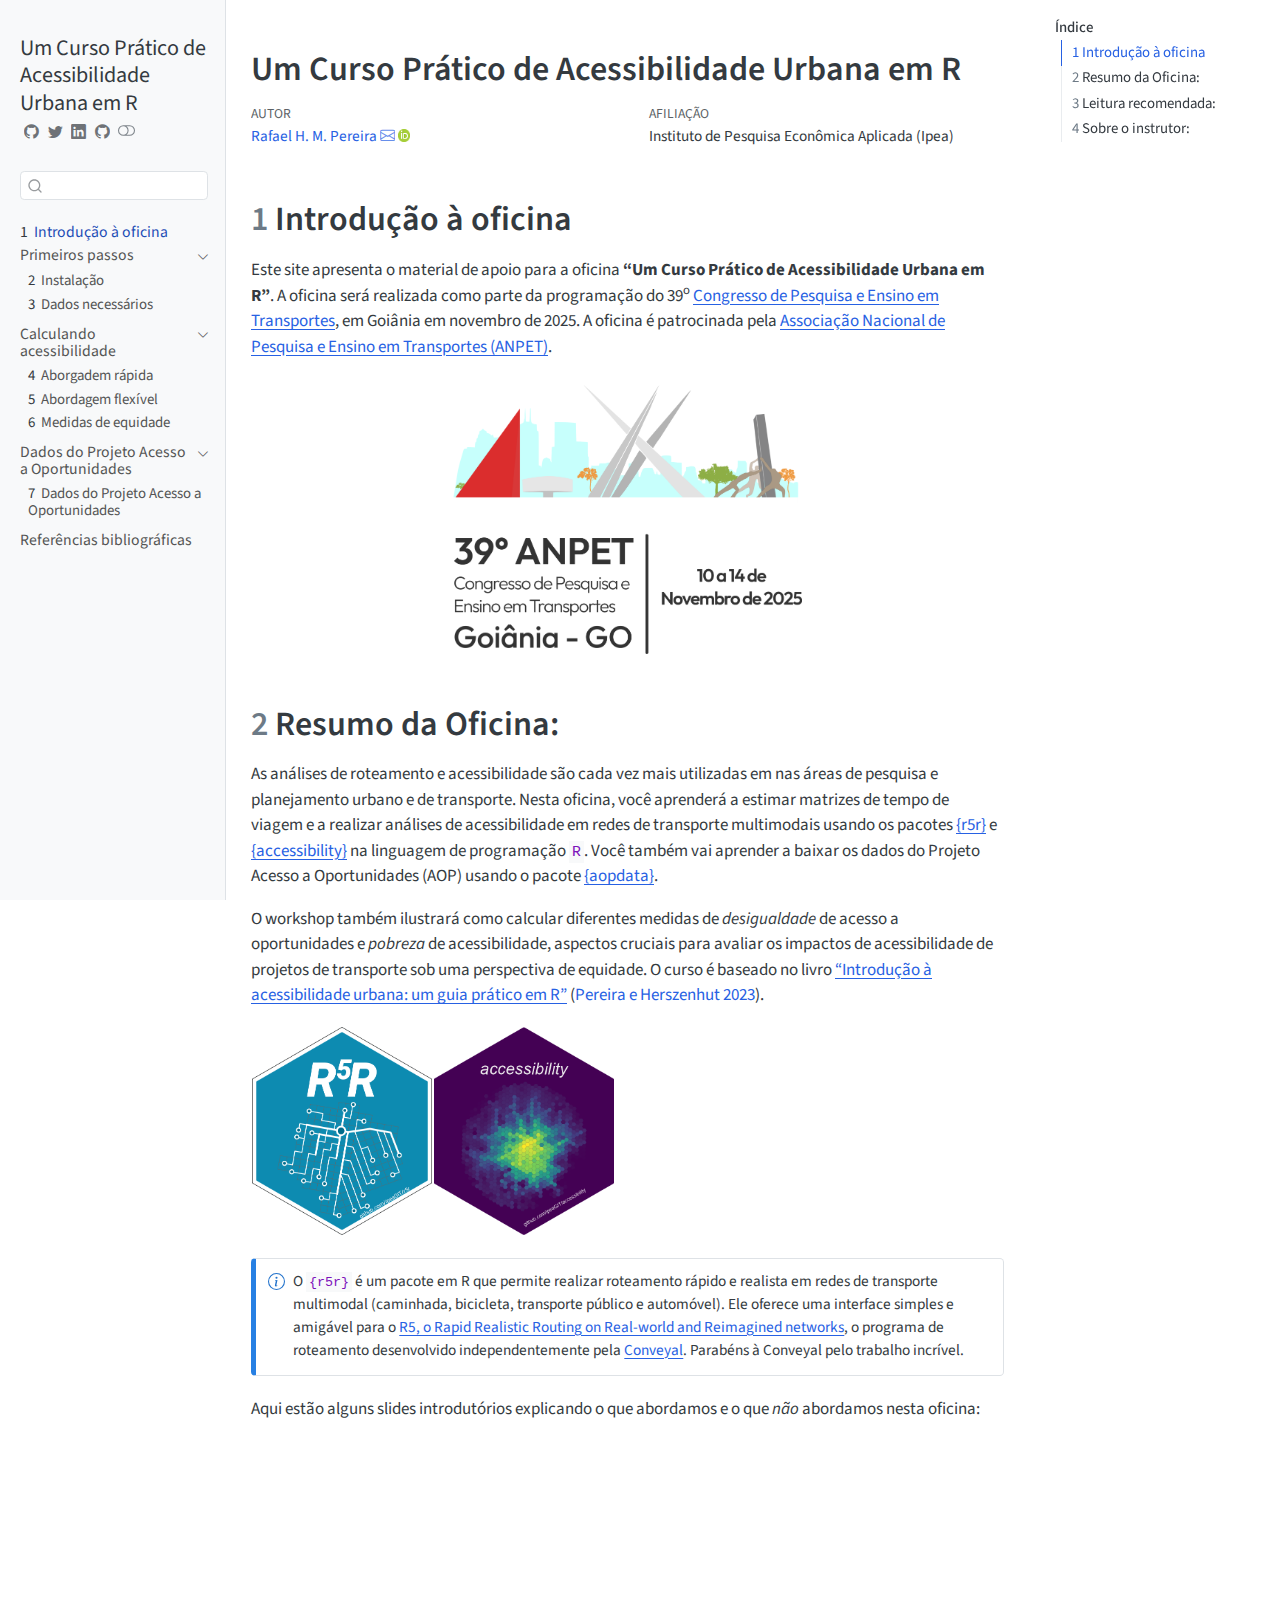
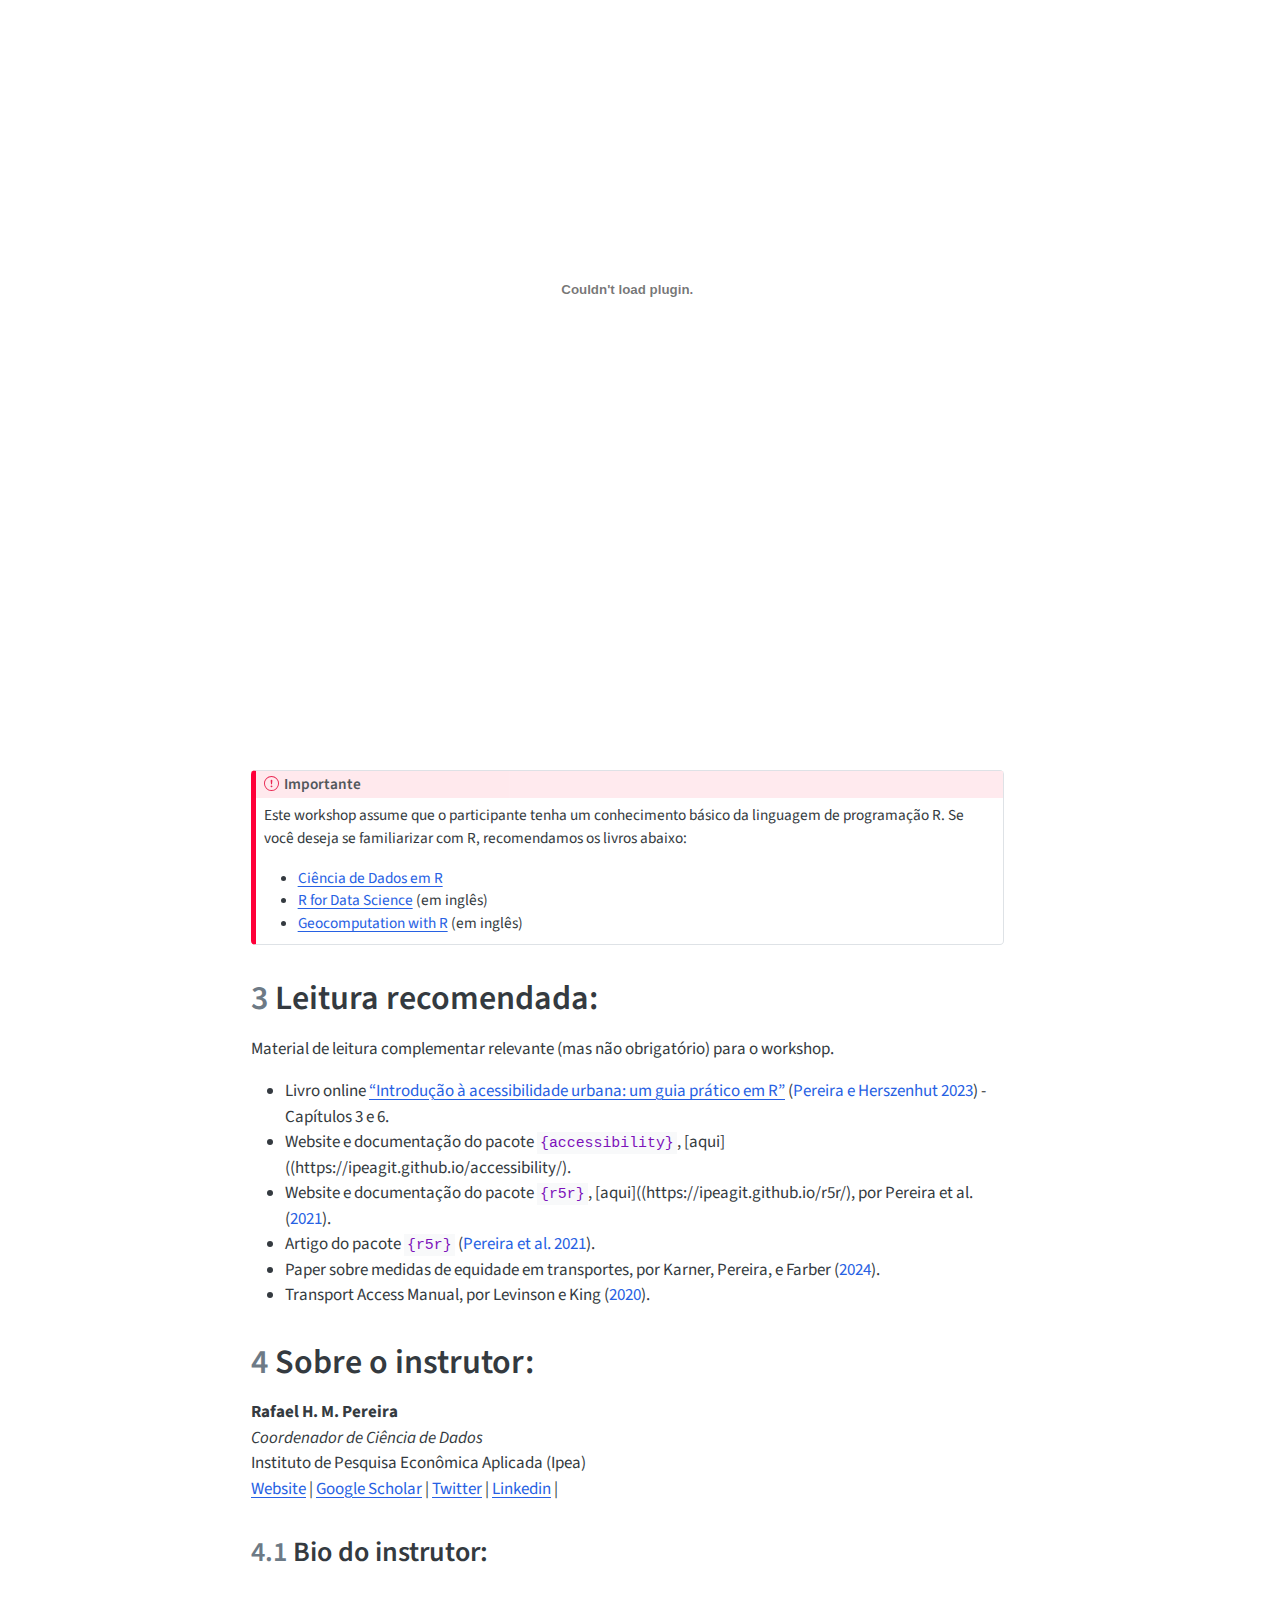
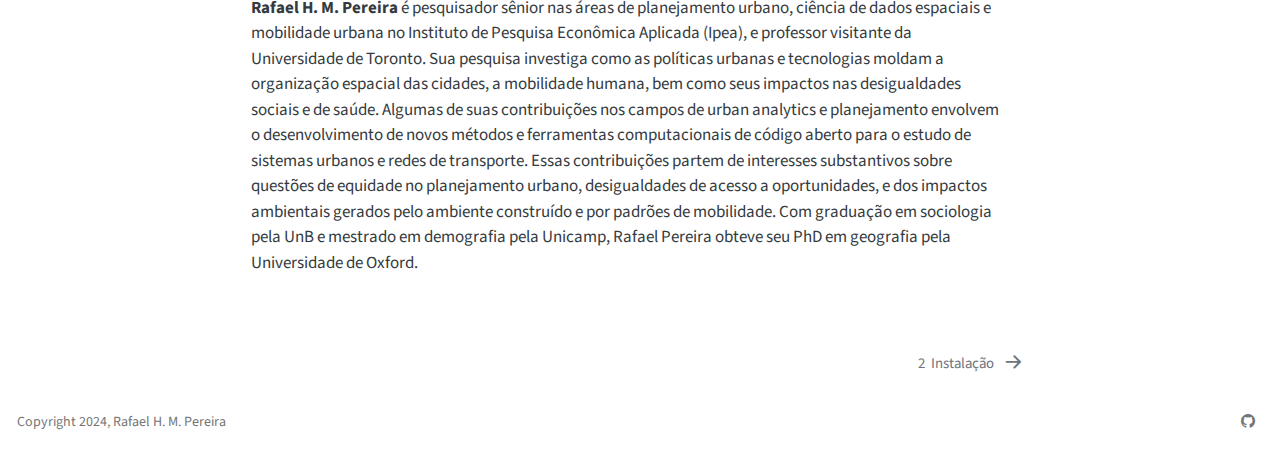
<file: docs/index.html>
<!DOCTYPE html>
<html xmlns="http://www.w3.org/1999/xhtml" lang="pt" xml:lang="pt"><head>

<meta charset="utf-8">
<meta name="generator" content="quarto-1.6.42">

<meta name="viewport" content="width=device-width, initial-scale=1.0, user-scalable=yes">

<meta name="author" content="Rafael H. M. Pereira">

<title>Um Curso Prático de Acessibilidade Urbana em R</title>
<style>
code{white-space: pre-wrap;}
span.smallcaps{font-variant: small-caps;}
div.columns{display: flex; gap: min(4vw, 1.5em);}
div.column{flex: auto; overflow-x: auto;}
div.hanging-indent{margin-left: 1.5em; text-indent: -1.5em;}
ul.task-list{list-style: none;}
ul.task-list li input[type="checkbox"] {
  width: 0.8em;
  margin: 0 0.8em 0.2em -1em; /* quarto-specific, see https://github.com/quarto-dev/quarto-cli/issues/4556 */ 
  vertical-align: middle;
}
/* CSS for citations */
div.csl-bib-body { }
div.csl-entry {
  clear: both;
  margin-bottom: 0em;
}
.hanging-indent div.csl-entry {
  margin-left:2em;
  text-indent:-2em;
}
div.csl-left-margin {
  min-width:2em;
  float:left;
}
div.csl-right-inline {
  margin-left:2em;
  padding-left:1em;
}
div.csl-indent {
  margin-left: 2em;
}</style>


<script src="site_libs/quarto-nav/quarto-nav.js"></script>
<script src="site_libs/quarto-nav/headroom.min.js"></script>
<script src="site_libs/clipboard/clipboard.min.js"></script>
<script src="site_libs/quarto-search/autocomplete.umd.js"></script>
<script src="site_libs/quarto-search/fuse.min.js"></script>
<script src="site_libs/quarto-search/quarto-search.js"></script>
<meta name="quarto:offset" content="./">
<link href="./2.1_installation.html" rel="next">
<link href=".//images/favicon.png" rel="icon" type="image/png">
<script src="site_libs/quarto-html/quarto.js"></script>
<script src="site_libs/quarto-html/popper.min.js"></script>
<script src="site_libs/quarto-html/tippy.umd.min.js"></script>
<link href="site_libs/quarto-html/tippy.css" rel="stylesheet">
<link href="site_libs/quarto-html/quarto-syntax-highlighting-2f5df379a58b258e96c21c0638c20c03.css" rel="stylesheet" class="quarto-color-scheme" id="quarto-text-highlighting-styles">
<link href="site_libs/quarto-html/quarto-syntax-highlighting-dark-b53751a350365c71b6c909e95f209ed1.css" rel="prefetch" class="quarto-color-scheme quarto-color-alternate" id="quarto-text-highlighting-styles">
<script src="site_libs/bootstrap/bootstrap.min.js"></script>
<link href="site_libs/bootstrap/bootstrap-icons.css" rel="stylesheet">
<link href="site_libs/bootstrap/bootstrap-b343bb23504f009ddf7b24643a6af19a.min.css" rel="stylesheet" append-hash="true" class="quarto-color-scheme" id="quarto-bootstrap" data-mode="light">
<link href="site_libs/bootstrap/bootstrap-dark-93979c3dcdd8127e23eebb5e274d8c39.min.css" rel="prefetch" append-hash="true" class="quarto-color-scheme quarto-color-alternate" id="quarto-bootstrap" data-mode="dark">
<script id="quarto-search-options" type="application/json">{
  "location": "sidebar",
  "copy-button": false,
  "collapse-after": 3,
  "panel-placement": "start",
  "type": "textbox",
  "limit": 50,
  "keyboard-shortcut": [
    "f",
    "/",
    "s"
  ],
  "show-item-context": false,
  "language": {
    "search-no-results-text": "Nenhum resultado",
    "search-matching-documents-text": "documentos correspondentes",
    "search-copy-link-title": "Copiar link para a busca",
    "search-hide-matches-text": "Esconder correspondências adicionais",
    "search-more-match-text": "mais correspondência neste documento",
    "search-more-matches-text": "mais correspondências neste documento",
    "search-clear-button-title": "Limpar",
    "search-text-placeholder": "",
    "search-detached-cancel-button-title": "Cancelar",
    "search-submit-button-title": "Enviar",
    "search-label": "Procurar"
  }
}</script>


<link rel="stylesheet" href="styles.css">
<meta name="citation_title" content="Um Curso Prático de Acessibilidade Urbana em R">
<meta name="citation_author" content="Rafael H. M. Pereira">
<meta name="citation_fulltext_html_url" content="https://ipeagit.github.io/oficina_acessibilidade_anpet_2024/">
<meta name="citation_language" content="pt">
<meta name="citation_reference" content="citation_title=Accessibility evaluation of land-use and transport strategies: Review and research directions;,citation_author=Karst Geurs;,citation_author=Bert Wee;,citation_publication_date=2004-06;,citation_cover_date=2004-06;,citation_year=2004;,citation_issue=2;,citation_doi=10.1016/j.jtrangeo.2003.10.005;,citation_issn=09666923;,citation_volume=12;,citation_language=en-US;,citation_journal_title=Journal of Transport Geography;">
<meta name="citation_reference" content="citation_title=Calculating place-based transit accessibility: Methods, tools and algorithmic dependence;,citation_author=Christopher Higgins;,citation_author=Matthew Palm;,citation_author=Amber DeJohn;,citation_author=Luna Xi;,citation_author=James Vaughan;,citation_author=Steven Farber;,citation_author=Michael Widener;,citation_author=Eric Miller;,citation_publication_date=2022-02;,citation_cover_date=2022-02;,citation_year=2022;,citation_issue=1;,citation_doi=10.5198/jtlu.2022.2012;,citation_issn=1938-7849;,citation_volume=15;,citation_journal_title=Journal of Transport and Land Use;">
<meta name="citation_reference" content="citation_title=From mobility to accessibility: Transforming urban transportation and land-use planning;,citation_author=Jonathan Levine;,citation_author=Joe Grengs;,citation_author=Louis A. Merlin;,citation_publication_date=2019;,citation_cover_date=2019;,citation_year=2019;">
<meta name="citation_reference" content="citation_title=Towards a general theory of access;,citation_author=David M. Levinson;,citation_author=Hao Wu;,citation_publication_date=2020-06;,citation_cover_date=2020-06;,citation_year=2020;,citation_issue=1;,citation_doi=10.5198/jtlu.2020.1660;,citation_issn=1938-7849;,citation_volume=13;,citation_journal_title=Journal of Transport and Land Use;">
<meta name="citation_reference" content="citation_title=Transport access manual: A guide for measuring connection between people and places;,citation_author=David Levinson;,citation_author=David King;,citation_publication_date=2020;,citation_cover_date=2020;,citation_year=2020;,citation_fulltext_html_url=https://ses.library.usyd.edu.au/handle/2123/23733;">
<meta name="citation_reference" content="citation_title=A method to evaluate equitable accessibility: Combining ethical theories and accessibility-based approaches;,citation_author=Karen Lucas;,citation_author=Bert Wee;,citation_author=Kees Maat;,citation_publication_date=2016-05;,citation_cover_date=2016-05;,citation_year=2016;,citation_issue=3;,citation_doi=10.1007/s11116-015-9585-2;,citation_issn=1572-9435;,citation_volume=43;,citation_journal_title=Transportation;">
<meta name="citation_reference" content="citation_title=Transport poverty and its adverse social consequences;,citation_author=Karen Lucas;,citation_author=Giulio Mattioli;,citation_author=Ersilia Verlinghieri;,citation_author=Alvaro Guzman;,citation_publication_date=2016-12;,citation_cover_date=2016-12;,citation_year=2016;,citation_issue=6;,citation_doi=10.1680/jtran.15.00073;,citation_issn=0965-092X, 1751-7710;,citation_volume=169;,citation_journal_title=Proceedings of the Institution of Civil Engineers - Transport;">
<meta name="citation_reference" content="citation_title=Accessibility: Measurement and application in transportation planning;,citation_author=Eric J. Miller;,citation_publication_date=2018-09;,citation_cover_date=2018-09;,citation_year=2018;,citation_issue=5;,citation_doi=10.1080/01441647.2018.1492778;,citation_issn=0144-1647;,citation_volume=38;,citation_journal_title=Transport Reviews;,citation_publisher=Routledge;">
<meta name="citation_reference" content="citation_title=Measuring accessibility: Positive and normative implementations of various accessibility indicators;,citation_author=Antonio Páez;,citation_author=Darren M. Scott;,citation_author=Catherine Morency;,citation_publication_date=2012-11;,citation_cover_date=2012-11;,citation_year=2012;,citation_doi=10.1016/j.jtrangeo.2012.03.016;,citation_issn=09666923;,citation_volume=25;,citation_language=en-US;,citation_journal_title=Journal of Transport Geography;">
<meta name="citation_reference" content="citation_title=Accessibility instruments for planning practice: A review of European experiences;,citation_author=Enrica Papa;,citation_author=Cecilia Silva;,citation_author=Marco Te Brömmelstroet;,citation_author=Angela Hull;,citation_publication_date=2015-06;,citation_cover_date=2015-06;,citation_year=2015;,citation_doi=10.5198/jtlu.2015.585;,citation_issn=1938-7849;,citation_journal_title=Journal of Transport and Land Use;">
<meta name="citation_reference" content="citation_title=Distributive justice and equity in transportation;,citation_author=Rafael H. M. Pereira;,citation_author=Tim Schwanen;,citation_author=David Banister;,citation_publication_date=2017;,citation_cover_date=2017;,citation_year=2017;,citation_issue=2;,citation_doi=10.1080/01441647.2016.1257660;,citation_issn=0144-1647, 1464-5327;,citation_volume=37;,citation_journal_title=Transport Reviews;">
<meta name="citation_reference" content="citation_title=R5r: Rapid Realistic Routing on Multimodal Transport Networks with R&amp;amp;amp;lt;sup&amp;gt;5&amp;lt;/sup&amp;gt; in R;,citation_author=Rafael H. M. Pereira;,citation_author=Marcus Saraiva;,citation_author=Daniel Herszenhut;,citation_author=Carlos Kaue Vieira Braga;,citation_author=Matthew Wigginton Conway;,citation_publication_date=2021-03;,citation_cover_date=2021-03;,citation_year=2021;,citation_doi=10.32866/001c.21262;,citation_journal_title=Transport Findings;,citation_publisher=Network Design Lab;">
<meta name="citation_reference" content="citation_title=Transportation Equity;,citation_author=Rafael H. M. Pereira;,citation_author=Alex Karner;,citation_editor=Roger Vickerman;,citation_publication_date=2021-01;,citation_cover_date=2021-01;,citation_year=2021;,citation_doi=10.1016/B978-0-08-102671-7.10053-3;,citation_isbn=978-0-08-102672-4;,citation_language=en-US;,citation_inbook_title=International Encyclopedia of Transportation;">
<meta name="citation_reference" content="citation_title=Accessibility: Transport Accessibility Measures;,citation_author=Rafael H. M. Pereira;,citation_author=Daniel Herszenhut;,citation_publication_date=2022;,citation_cover_date=2022;,citation_year=2022;">
<meta name="citation_reference" content="citation_title=Aopdata: Data from the Access to Opportunities Project;,citation_author=Rafael H. M. Pereira;,citation_author=Daniel Herszenhut;,citation_author=Carlos K. V. Braga;,citation_author=Diego B. Tomasiello;,citation_author=Marcus Saraiva;,citation_publication_date=2022;,citation_cover_date=2022;,citation_year=2022;">
<meta name="citation_reference" content="citation_title=Accessibility instruments in planning practice: Bridging the implementation gap;,citation_author=Cecília Silva;,citation_author=Luca Bertolini;,citation_author=Marco Brömmelstroet;,citation_author=Dimitris Milakis;,citation_author=Enrica Papa;,citation_publication_date=2017-01;,citation_cover_date=2017-01;,citation_year=2017;,citation_doi=10.1016/j.tranpol.2016.09.006;,citation_issn=0967-070X;,citation_volume=53;,citation_journal_title=Transport Policy;">
<meta name="citation_reference" content="citation_title=Transport Modes and Accessibility;,citation_author=Bert Wee;,citation_editor=Roger Vickerman;,citation_publication_date=2021-01;,citation_cover_date=2021-01;,citation_year=2021;,citation_doi=10.1016/B978-0-08-102671-7.10402-6;,citation_isbn=978-0-08-102672-4;,citation_inbook_title=International Encyclopedia of Transportation;">
<meta name="citation_reference" content="citation_title=Accessibility and equity: A conceptual framework and research agenda;,citation_author=Bert Wee;,citation_publication_date=2022-10;,citation_cover_date=2022-10;,citation_year=2022;,citation_doi=10.1016/j.jtrangeo.2022.103421;,citation_issn=09666923;,citation_volume=104;,citation_journal_title=Journal of Transport Geography;">
<meta name="citation_reference" content="citation_title=Advances and pitfalls in measuring transportation equity;,citation_author=Alex Karner;,citation_author=Rafael H. M. Pereira;,citation_author=Steven Farber;,citation_publication_date=2024-01;,citation_cover_date=2024-01;,citation_year=2024;,citation_doi=10.1007/s11116-023-10460-7;,citation_issn=1572-9435;,citation_language=en-US;,citation_journal_title=Transportation;">
<meta name="citation_reference" content="citation_title=Future accessibility impacts of transport policy scenarios: Equity and sensitivity to travel time thresholds for bus rapid transit expansion in rio de janeiro;,citation_author=Rafael H. M. Pereira;,citation_publication_date=2019;,citation_cover_date=2019;,citation_year=2019;,citation_fulltext_html_url=http://www.sciencedirect.com/science/article/pii/S0966692318302047;,citation_doi=https://doi.org/10.1016/j.jtrangeo.2018.12.005;,citation_issn=0966-6923;,citation_volume=74;,citation_journal_title=Journal of Transport Geography;">
<meta name="citation_reference" content="citation_title=A time interval metric for cumulative opportunity accessibility;,citation_author=Diego Bogado Tomasiello;,citation_author=Daniel Herszenhut;,citation_author=João Lucas Albuquerque Oliveira;,citation_author=Carlos Kaue Vieira Braga;,citation_author=Rafael H. M. Pereira;,citation_publication_date=2023-08;,citation_cover_date=2023-08;,citation_year=2023;,citation_doi=10.1016/j.apgeog.2023.103007;,citation_issn=0143-6228;,citation_volume=157;,citation_journal_title=Applied Geography;">
<meta name="citation_reference" content="citation_title=A Class of Decomposable Poverty Measures;,citation_author=James Foster;,citation_author=Joel Greer;,citation_author=Erik Thorbecke;,citation_publication_date=1984;,citation_cover_date=1984;,citation_year=1984;,citation_fulltext_html_url=https://www.jstor.org/stable/1913475;,citation_issue=3;,citation_doi=10.2307/1913475;,citation_issn=0012-9682;,citation_volume=52;,citation_journal_title=Econometrica;,citation_publisher=[Wiley, Econometric Society];">
<meta name="citation_reference" content="citation_title=Measuring transport equity;,citation_author=Karen Lucas;,citation_author=Karel Martens;,citation_author=Floridea Di Ciommo;,citation_author=Ariane Dupont-Kieffer;,citation_publication_date=2019;,citation_cover_date=2019;,citation_year=2019;">
<meta name="citation_reference" content="citation_title=Introduction to urban accessibility: A practical guide with r;,citation_author=Rafael H. M. Pereira;,citation_author=Daniel Herszenhut;,citation_publication_date=2023;,citation_cover_date=2023;,citation_year=2023;,citation_fulltext_html_url=https://ipeagit.github.io/intro_access_book/index.en.html;,citation_doi=10.38116/9786556350653;,citation_isbn=978-65-5635-065-3;">
<meta name="citation_reference" content="citation_title=Evidence-Based Transit and Land Use Sketch Planning Using Interactive Accessibility Methods on Combined Schedule and Headway-Based Networks;,citation_author=Matthew Wigginton Conway;,citation_author=Andrew Byrd;,citation_author=Marco Linden;,citation_publication_date=2017-01;,citation_cover_date=2017-01;,citation_year=2017;,citation_issue=1;,citation_doi=10.3141/2653-06;,citation_issn=0361-1981, 2169-4052;,citation_volume=2653;,citation_journal_title=Transportation Research Record: Journal of the Transportation Research Board;">
</head>

<body class="nav-sidebar docked">

<div id="quarto-search-results"></div>
  <header id="quarto-header" class="headroom fixed-top">
  <nav class="quarto-secondary-nav">
    <div class="container-fluid d-flex">
      <button type="button" class="quarto-btn-toggle btn" data-bs-toggle="collapse" role="button" data-bs-target=".quarto-sidebar-collapse-item" aria-controls="quarto-sidebar" aria-expanded="false" aria-label="Alternar barra lateral" onclick="if (window.quartoToggleHeadroom) { window.quartoToggleHeadroom(); }">
        <i class="bi bi-layout-text-sidebar-reverse"></i>
      </button>
        <nav class="quarto-page-breadcrumbs" aria-label="breadcrumb"><ol class="breadcrumb"><li class="breadcrumb-item"><a href="./index.html"><span class="chapter-number">1</span>&nbsp; <span class="chapter-title">Introdução à oficina</span></a></li></ol></nav>
        <a class="flex-grow-1" role="navigation" data-bs-toggle="collapse" data-bs-target=".quarto-sidebar-collapse-item" aria-controls="quarto-sidebar" aria-expanded="false" aria-label="Alternar barra lateral" onclick="if (window.quartoToggleHeadroom) { window.quartoToggleHeadroom(); }">      
        </a>
      <button type="button" class="btn quarto-search-button" aria-label="Procurar" onclick="window.quartoOpenSearch();">
        <i class="bi bi-search"></i>
      </button>
    </div>
  </nav>
</header>
<!-- content -->
<div id="quarto-content" class="quarto-container page-columns page-rows-contents page-layout-article">
<!-- sidebar -->
  <nav id="quarto-sidebar" class="sidebar collapse collapse-horizontal quarto-sidebar-collapse-item sidebar-navigation docked overflow-auto">
    <div class="pt-lg-2 mt-2 text-left sidebar-header">
    <div class="sidebar-title mb-0 py-0">
      <a href="./">Um Curso Prático de Acessibilidade Urbana em R</a> 
        <div class="sidebar-tools-main tools-wide">
    <a href="https://github.com/ipeaGIT/oficina_acessibilidade_anpet_2024" title="Github" class="quarto-navigation-tool px-1" aria-label="Github"><i class="bi bi-github"></i></a>
    <a href="https://x.com/UrbanDemog" title="twitter" class="quarto-navigation-tool px-1" aria-label="twitter"><i class="bi bi-twitter"></i></a>
    <a href="https://www.linkedin.com/in/rafael-h-m-pereira/" title="linkedin" class="quarto-navigation-tool px-1" aria-label="linkedin"><i class="bi bi-linkedin"></i></a>
    <a href="https://github.com/ipeaGIT/oficina_acessibilidade_anpet_2024" title="Código fonte" class="quarto-navigation-tool px-1" aria-label="Código fonte"><i class="bi bi-github"></i></a>
  <a href="" class="quarto-color-scheme-toggle quarto-navigation-tool  px-1" onclick="window.quartoToggleColorScheme(); return false;" title="Alternar modo escuro"><i class="bi"></i></a>
</div>
    </div>
      </div>
        <div class="mt-2 flex-shrink-0 align-items-center">
        <div class="sidebar-search">
        <div id="quarto-search" class="" title="Procurar"></div>
        </div>
        </div>
    <div class="sidebar-menu-container"> 
    <ul class="list-unstyled mt-1">
        <li class="sidebar-item">
  <div class="sidebar-item-container"> 
  <a href="./index.html" class="sidebar-item-text sidebar-link active">
 <span class="menu-text"><span class="chapter-number">1</span>&nbsp; <span class="chapter-title">Introdução à oficina</span></span></a>
  </div>
</li>
        <li class="sidebar-item sidebar-item-section">
      <div class="sidebar-item-container"> 
            <a class="sidebar-item-text sidebar-link text-start" data-bs-toggle="collapse" data-bs-target="#quarto-sidebar-section-1" role="navigation" aria-expanded="true">
 <span class="menu-text">Primeiros passos</span></a>
          <a class="sidebar-item-toggle text-start" data-bs-toggle="collapse" data-bs-target="#quarto-sidebar-section-1" role="navigation" aria-expanded="true" aria-label="Alternar seção">
            <i class="bi bi-chevron-right ms-2"></i>
          </a> 
      </div>
      <ul id="quarto-sidebar-section-1" class="collapse list-unstyled sidebar-section depth1 show">  
          <li class="sidebar-item">
  <div class="sidebar-item-container"> 
  <a href="./2.1_installation.html" class="sidebar-item-text sidebar-link">
 <span class="menu-text"><span class="chapter-number">2</span>&nbsp; <span class="chapter-title">Instalação</span></span></a>
  </div>
</li>
          <li class="sidebar-item">
  <div class="sidebar-item-container"> 
  <a href="./2.2_data_requirements.html" class="sidebar-item-text sidebar-link">
 <span class="menu-text"><span class="chapter-number">3</span>&nbsp; <span class="chapter-title">Dados necessários</span></span></a>
  </div>
</li>
      </ul>
  </li>
        <li class="sidebar-item sidebar-item-section">
      <div class="sidebar-item-container"> 
            <a class="sidebar-item-text sidebar-link text-start" data-bs-toggle="collapse" data-bs-target="#quarto-sidebar-section-2" role="navigation" aria-expanded="true">
 <span class="menu-text">Calculando acessibilidade</span></a>
          <a class="sidebar-item-toggle text-start" data-bs-toggle="collapse" data-bs-target="#quarto-sidebar-section-2" role="navigation" aria-expanded="true" aria-label="Alternar seção">
            <i class="bi bi-chevron-right ms-2"></i>
          </a> 
      </div>
      <ul id="quarto-sidebar-section-2" class="collapse list-unstyled sidebar-section depth1 show">  
          <li class="sidebar-item">
  <div class="sidebar-item-container"> 
  <a href="./3.1_quick_approach.html" class="sidebar-item-text sidebar-link">
 <span class="menu-text"><span class="chapter-number">4</span>&nbsp; <span class="chapter-title">Aborgadem rápida</span></span></a>
  </div>
</li>
          <li class="sidebar-item">
  <div class="sidebar-item-container"> 
  <a href="./3.2_flexible_approach.html" class="sidebar-item-text sidebar-link">
 <span class="menu-text"><span class="chapter-number">5</span>&nbsp; <span class="chapter-title">Abordagem flexível</span></span></a>
  </div>
</li>
          <li class="sidebar-item">
  <div class="sidebar-item-container"> 
  <a href="./3.3_equity_measures.html" class="sidebar-item-text sidebar-link">
 <span class="menu-text"><span class="chapter-number">6</span>&nbsp; <span class="chapter-title">Medidas de equidade</span></span></a>
  </div>
</li>
      </ul>
  </li>
        <li class="sidebar-item sidebar-item-section">
      <div class="sidebar-item-container"> 
            <a class="sidebar-item-text sidebar-link text-start" data-bs-toggle="collapse" data-bs-target="#quarto-sidebar-section-3" role="navigation" aria-expanded="true">
 <span class="menu-text">Dados do Projeto Acesso a Oportunidades</span></a>
          <a class="sidebar-item-toggle text-start" data-bs-toggle="collapse" data-bs-target="#quarto-sidebar-section-3" role="navigation" aria-expanded="true" aria-label="Alternar seção">
            <i class="bi bi-chevron-right ms-2"></i>
          </a> 
      </div>
      <ul id="quarto-sidebar-section-3" class="collapse list-unstyled sidebar-section depth1 show">  
          <li class="sidebar-item">
  <div class="sidebar-item-container"> 
  <a href="./4_aopdata_acessibilidade.html" class="sidebar-item-text sidebar-link">
 <span class="menu-text"><span class="chapter-number">7</span>&nbsp; <span class="chapter-title">Dados do Projeto Acesso a Oportunidades</span></span></a>
  </div>
</li>
      </ul>
  </li>
        <li class="sidebar-item">
  <div class="sidebar-item-container"> 
  <a href="./references.html" class="sidebar-item-text sidebar-link">
 <span class="menu-text">Referências bibliográficas</span></a>
  </div>
</li>
    </ul>
    </div>
</nav>
<div id="quarto-sidebar-glass" class="quarto-sidebar-collapse-item" data-bs-toggle="collapse" data-bs-target=".quarto-sidebar-collapse-item"></div>
<!-- margin-sidebar -->
    <div id="quarto-margin-sidebar" class="sidebar margin-sidebar">
        <nav id="TOC" role="doc-toc" class="toc-active">
    <h2 id="toc-title">Índice</h2>
  <ul>
  <li><a href="#introdução-à-oficina" id="toc-introdução-à-oficina" class="nav-link active" data-scroll-target="#introdução-à-oficina"><span class="header-section-number">1</span> Introdução à oficina</a></li>
  <li><a href="#resumo-da-oficina" id="toc-resumo-da-oficina" class="nav-link" data-scroll-target="#resumo-da-oficina"><span class="header-section-number">2</span> Resumo da Oficina:</a></li>
  <li><a href="#leitura-recomendada" id="toc-leitura-recomendada" class="nav-link" data-scroll-target="#leitura-recomendada"><span class="header-section-number">3</span> Leitura recomendada:</a></li>
  <li><a href="#sobre-o-instrutor" id="toc-sobre-o-instrutor" class="nav-link" data-scroll-target="#sobre-o-instrutor"><span class="header-section-number">4</span> Sobre o instrutor:</a>
  <ul class="collapse">
  <li><a href="#bio-do-instrutor" id="toc-bio-do-instrutor" class="nav-link" data-scroll-target="#bio-do-instrutor"><span class="header-section-number">4.1</span> Bio do instrutor:</a></li>
  </ul></li>
  </ul>
</nav>
    </div>
<!-- main -->
<div class="quarto-about-solana column-body">
  <div class="about-entity">
    <div class="entity-contents">
      <header id="title-block-header" class="quarto-title-block default">
<div class="quarto-title">
<h1 class="title">Um Curso Prático de Acessibilidade Urbana em R</h1>
</div>
<div class="quarto-title-meta-author">
  <div class="quarto-title-meta-heading">Autor</div>
  <div class="quarto-title-meta-heading">Afiliação</div>
    <div class="quarto-title-meta-contents">
    <p class="author"><a href="https://www.urbandemographics.org">Rafael H. M. Pereira</a> <a href="mailto:rafael.pereira@ipea.gov.br" class="quarto-title-author-email"><i class="bi bi-envelope"></i></a> <a href="https://orcid.org/0000-0003-2125-7465" class="quarto-title-author-orcid"> <img src="[data-uri]"></a></p>
  </div>
  <div class="quarto-title-meta-contents">
        <p class="affiliation">
            Instituto de Pesquisa Econômica Aplicada (Ipea)
          </p>
      </div>
  </div>
<div class="quarto-title-meta">
  </div>
</header> 
      <div class="about-contents"><main class="content" id="quarto-document-content">

<section id="introdução-à-oficina" class="level1" data-number="1">
<h1 data-number="1"><span class="header-section-number">1</span> Introdução à oficina</h1>
<p>Este site apresenta o material de apoio para a oficina <strong>“Um Curso Prático de Acessibilidade Urbana em R”</strong>. A oficina será realizada como parte da programação do 39<sup>o</sup> <a href="https://congresso.anpet.org.br/">Congresso de Pesquisa e Ensino em Transportes</a>, em Goiânia em novembro de 2025. A oficina é patrocinada pela <a href="https://www.anpet.org.br/index.php/pt/">Associação Nacional de Pesquisa e Ensino em Transportes (ANPET)</a>.</p>
<!-- <img src="/images/conference_banner.png" width="600" align="center"> -->
<div class="quarto-figure quarto-figure-center">
<figure class="figure">
<p><img src="images/conference_banner.png" class="img-fluid quarto-figure quarto-figure-center figure-img" width="350"></p>
</figure>
</div>
</section>
<section id="resumo-da-oficina" class="level1" data-number="2">
<h1 data-number="2"><span class="header-section-number">2</span> Resumo da Oficina:</h1>
<p>As análises de roteamento e acessibilidade são cada vez mais utilizadas em nas áreas de pesquisa e planejamento urbano e de transporte. Nesta oficina, você aprenderá a estimar matrizes de tempo de viagem e a realizar análises de acessibilidade em redes de transporte multimodais usando os pacotes <a href="https://ipeagit.github.io/r5r/">{r5r}</a> e <a href="https://ipeagit.github.io/accessibility/">{accessibility}</a> na linguagem de programação <code>R</code>. Você também vai aprender a baixar os dados do Projeto Acesso a Oportunidades (AOP) usando o pacote <a href="https://ipeagit.github.io/aopdata/">{aopdata}</a>.</p>
<p>O workshop também ilustrará como calcular diferentes medidas de <em>desigualdade</em> de acesso a oportunidades e <em>pobreza</em> de acessibilidade, aspectos cruciais para avaliar os impactos de acessibilidade de projetos de transporte sob uma perspectiva de equidade. O curso é baseado no livro <a href="https://ipeagit.github.io/intro_access_book/">“Introdução à acessibilidade urbana: um guia prático em R”</a> <span class="citation" data-cites="pereira2023introduction">(<a href="references.html#ref-pereira2023introduction" role="doc-biblioref">Pereira e Herszenhut 2023</a>)</span>.</p>
<!-- package logos side by side  -->
<div style="text-align: center">
<table>
<tbody><tr>
<td>
<img src="./images/r5r_logo.png" width="180">
</td>
<td>
<img src="./images/accessibility_logo.png" width="180">
</td>
</tr>
</tbody></table>
</div>
<div class="callout callout-style-simple callout-note">
<div class="callout-body d-flex">
<div class="callout-icon-container">
<i class="callout-icon"></i>
</div>
<div class="callout-body-container">
<p>O <code>{r5r}</code> é um pacote em R que permite realizar roteamento rápido e realista em redes de transporte multimodal (caminhada, bicicleta, transporte público e automóvel). Ele oferece uma interface simples e amigável para o <a href="https://github.com/conveyal/r5">R5, o Rapid Realistic Routing on Real-world and Reimagined networks</a>, o programa de roteamento desenvolvido independentemente pela <a href="https://conveyal.com/">Conveyal</a>. Parabéns à Conveyal pelo trabalho incrível.</p>
</div>
</div>
</div>
<p>Aqui estão alguns slides introdutórios explicando o que abordamos e o que <em>não</em> abordamos nesta oficina:</p>
<p>
<embed src="slides/1_intro.pdf" style="width:100.0%;height:100vh;">
</p>
<div class="callout callout-style-default callout-important callout-titled">
<div class="callout-header d-flex align-content-center">
<div class="callout-icon-container">
<i class="callout-icon"></i>
</div>
<div class="callout-title-container flex-fill">
Importante
</div>
</div>
<div class="callout-body-container callout-body">
<p>Este workshop assume que o participante tenha um conhecimento básico da linguagem de programação R. Se você deseja se familiarizar com R, recomendamos os livros abaixo:</p>
<ul>
<li><a href="https://livro.curso-r.com/">Ciência de Dados em R</a></li>
<li><a href="https://r4ds.had.co.nz/">R for Data Science</a> (em inglês)</li>
<li><a href="https://geocompr.robinlovelace.net/">Geocomputation with R</a> (em inglês)</li>
</ul>
</div>
</div>
</section>
<section id="leitura-recomendada" class="level1" data-number="3">
<h1 data-number="3"><span class="header-section-number">3</span> Leitura recomendada:</h1>
<p>Material de leitura complementar relevante (mas não obrigatório) para o workshop.</p>
<ul>
<li>Livro online <a href="https://ipeagit.github.io/intro_access_book/">“Introdução à acessibilidade urbana: um guia prático em R”</a> <span class="citation" data-cites="pereira2023introduction">(<a href="references.html#ref-pereira2023introduction" role="doc-biblioref">Pereira e Herszenhut 2023</a>)</span> - Capítulos 3 e 6.</li>
<li>Website e documentação do pacote <code>{accessibility}</code>, [aqui]((https://ipeagit.github.io/accessibility/).</li>
<li>Website e documentação do pacote <code>{r5r}</code>, [aqui]((https://ipeagit.github.io/r5r/), por <span class="citation" data-cites="pereira2021r5r">Pereira et al. (<a href="references.html#ref-pereira2021r5r" role="doc-biblioref">2021</a>)</span>.</li>
<li>Artigo do pacote <code>{r5r}</code> <span class="citation" data-cites="pereira2021r5r">(<a href="references.html#ref-pereira2021r5r" role="doc-biblioref">Pereira et al. 2021</a>)</span>.</li>
<li>Paper sobre medidas de equidade em transportes, por <span class="citation" data-cites="karner2024advances">Karner, Pereira, e Farber (<a href="references.html#ref-karner2024advances" role="doc-biblioref">2024</a>)</span>.</li>
<li>Transport Access Manual, por <span class="citation" data-cites="levinson2020transport">Levinson e King (<a href="references.html#ref-levinson2020transport" role="doc-biblioref">2020</a>)</span>.</li>
</ul>
</section>
<section id="sobre-o-instrutor" class="level1" data-number="4">
<h1 data-number="4"><span class="header-section-number">4</span> Sobre o instrutor:</h1>
<p><strong>Rafael H. M. Pereira</strong> <br> <em>Coordenador de Ciência de Dados</em> <br> Instituto de Pesquisa Econômica Aplicada (Ipea) <br> <a href="https://www.urbandemographics.org/about/">Website</a> | <a href="https://scholar.google.com.br/citations?user=dbRivsEAAAAJ&amp;hl">Google Scholar</a> | <a href="https://x.com/UrbanDemog">Twitter</a> | <a href="https://www.linkedin.com/in/rafael-h-m-pereira/">Linkedin</a> |</p>
<section id="bio-do-instrutor" class="level2" data-number="4.1">
<h2 data-number="4.1" data-anchor-id="bio-do-instrutor"><span class="header-section-number">4.1</span> Bio do instrutor:</h2>
<p><strong>Rafael H. M. Pereira</strong> é pesquisador sênior nas áreas de planejamento urbano, ciência de dados espaciais e mobilidade urbana no Instituto de Pesquisa Econômica Aplicada (Ipea), e professor visitante da Universidade de Toronto. Sua pesquisa investiga como as políticas urbanas e tecnologias moldam a organização espacial das cidades, a mobilidade humana, bem como seus impactos nas desigualdades sociais e de saúde. Algumas de suas contribuições nos campos de urban analytics e planejamento envolvem o desenvolvimento de novos métodos e ferramentas computacionais de código aberto para o estudo de sistemas urbanos e redes de transporte. Essas contribuições partem de interesses substantivos sobre questões de equidade no planejamento urbano, desigualdades de acesso a oportunidades, e dos impactos ambientais gerados pelo ambiente construído e por padrões de mobilidade. Com graduação em sociologia pela UnB e mestrado em demografia pela Unicamp, Rafael Pereira obteve seu PhD em geografia pela Universidade de Oxford.</p>


<div id="refs" class="references csl-bib-body hanging-indent" data-entry-spacing="0" role="list" style="display: none">
<div id="ref-karner2024advances" class="csl-entry" role="listitem">
Karner, Alex, Rafael H. M. Pereira, e Steven Farber. 2024. <span>«Advances and Pitfalls in Measuring Transportation Equity»</span>. <em>Transportation</em>, janeiro. <a href="https://doi.org/10.1007/s11116-023-10460-7">https://doi.org/10.1007/s11116-023-10460-7</a>.
</div>
<div id="ref-levinson2020transport" class="csl-entry" role="listitem">
Levinson, David, e David King. 2020. <em>Transport Access Manual: <span>A</span> Guide for Measuring Connection between People and Places</em>. <span>Committee of the Transport Access Manual, University of Sydney</span>. <a href="https://ses.library.usyd.edu.au/handle/2123/23733">https://ses.library.usyd.edu.au/handle/2123/23733</a>.
</div>
<div id="ref-pereira2023introduction" class="csl-entry" role="listitem">
Pereira, Rafael H. M., e Daniel Herszenhut. 2023. <em>Introduction to urban accessibility: a practical guide with R</em>. 1.ª ed. Instituto de Pesquisa Econômica Aplicada (Ipea). <a href="https://doi.org/10.38116/9786556350653">https://doi.org/10.38116/9786556350653</a>.
</div>
<div id="ref-pereira2021r5r" class="csl-entry" role="listitem">
Pereira, Rafael H. M., Marcus Saraiva, Daniel Herszenhut, Carlos Kaue Vieira Braga, e Matthew Wigginton Conway. 2021. <span>«R5r: <span>Rapid Realistic Routing</span> on <span>Multimodal Transport Networks</span> with <span>R</span><span><sup>5</sup></span> in <span>R</span>»</span>. <em>Transport Findings</em>, março, 21262. <a href="https://doi.org/10.32866/001c.21262">https://doi.org/10.32866/001c.21262</a>.
</div>
</div>
</section>
</section>
</main></div>
    </div>
  </div>
</div>
 <!-- /main -->
<script id="quarto-html-after-body" type="application/javascript">
window.document.addEventListener("DOMContentLoaded", function (event) {
  const toggleBodyColorMode = (bsSheetEl) => {
    const mode = bsSheetEl.getAttribute("data-mode");
    const bodyEl = window.document.querySelector("body");
    if (mode === "dark") {
      bodyEl.classList.add("quarto-dark");
      bodyEl.classList.remove("quarto-light");
    } else {
      bodyEl.classList.add("quarto-light");
      bodyEl.classList.remove("quarto-dark");
    }
  }
  const toggleBodyColorPrimary = () => {
    const bsSheetEl = window.document.querySelector("link#quarto-bootstrap");
    if (bsSheetEl) {
      toggleBodyColorMode(bsSheetEl);
    }
  }
  toggleBodyColorPrimary();  
  const disableStylesheet = (stylesheets) => {
    for (let i=0; i < stylesheets.length; i++) {
      const stylesheet = stylesheets[i];
      stylesheet.rel = 'prefetch';
    }
  }
  const enableStylesheet = (stylesheets) => {
    for (let i=0; i < stylesheets.length; i++) {
      const stylesheet = stylesheets[i];
      stylesheet.rel = 'stylesheet';
    }
  }
  const manageTransitions = (selector, allowTransitions) => {
    const els = window.document.querySelectorAll(selector);
    for (let i=0; i < els.length; i++) {
      const el = els[i];
      if (allowTransitions) {
        el.classList.remove('notransition');
      } else {
        el.classList.add('notransition');
      }
    }
  }
  const toggleGiscusIfUsed = (isAlternate, darkModeDefault) => {
    const baseTheme = document.querySelector('#giscus-base-theme')?.value ?? 'light';
    const alternateTheme = document.querySelector('#giscus-alt-theme')?.value ?? 'dark';
    let newTheme = '';
    if(darkModeDefault) {
      newTheme = isAlternate ? baseTheme : alternateTheme;
    } else {
      newTheme = isAlternate ? alternateTheme : baseTheme;
    }
    const changeGiscusTheme = () => {
      // From: https://github.com/giscus/giscus/issues/336
      const sendMessage = (message) => {
        const iframe = document.querySelector('iframe.giscus-frame');
        if (!iframe) return;
        iframe.contentWindow.postMessage({ giscus: message }, 'https://giscus.app');
      }
      sendMessage({
        setConfig: {
          theme: newTheme
        }
      });
    }
    const isGiscussLoaded = window.document.querySelector('iframe.giscus-frame') !== null;
    if (isGiscussLoaded) {
      changeGiscusTheme();
    }
  }
  const toggleColorMode = (alternate) => {
    // Switch the stylesheets
    const alternateStylesheets = window.document.querySelectorAll('link.quarto-color-scheme.quarto-color-alternate');
    manageTransitions('#quarto-margin-sidebar .nav-link', false);
    if (alternate) {
      enableStylesheet(alternateStylesheets);
      for (const sheetNode of alternateStylesheets) {
        if (sheetNode.id === "quarto-bootstrap") {
          toggleBodyColorMode(sheetNode);
        }
      }
    } else {
      disableStylesheet(alternateStylesheets);
      toggleBodyColorPrimary();
    }
    manageTransitions('#quarto-margin-sidebar .nav-link', true);
    // Switch the toggles
    const toggles = window.document.querySelectorAll('.quarto-color-scheme-toggle');
    for (let i=0; i < toggles.length; i++) {
      const toggle = toggles[i];
      if (toggle) {
        if (alternate) {
          toggle.classList.add("alternate");     
        } else {
          toggle.classList.remove("alternate");
        }
      }
    }
    // Hack to workaround the fact that safari doesn't
    // properly recolor the scrollbar when toggling (#1455)
    if (navigator.userAgent.indexOf('Safari') > 0 && navigator.userAgent.indexOf('Chrome') == -1) {
      manageTransitions("body", false);
      window.scrollTo(0, 1);
      setTimeout(() => {
        window.scrollTo(0, 0);
        manageTransitions("body", true);
      }, 40);  
    }
  }
  const isFileUrl = () => { 
    return window.location.protocol === 'file:';
  }
  const hasAlternateSentinel = () => {  
    let styleSentinel = getColorSchemeSentinel();
    if (styleSentinel !== null) {
      return styleSentinel === "alternate";
    } else {
      return false;
    }
  }
  const setStyleSentinel = (alternate) => {
    const value = alternate ? "alternate" : "default";
    if (!isFileUrl()) {
      window.localStorage.setItem("quarto-color-scheme", value);
    } else {
      localAlternateSentinel = value;
    }
  }
  const getColorSchemeSentinel = () => {
    if (!isFileUrl()) {
      const storageValue = window.localStorage.getItem("quarto-color-scheme");
      return storageValue != null ? storageValue : localAlternateSentinel;
    } else {
      return localAlternateSentinel;
    }
  }
  const darkModeDefault = false;
  let localAlternateSentinel = darkModeDefault ? 'alternate' : 'default';
  // Dark / light mode switch
  window.quartoToggleColorScheme = () => {
    // Read the current dark / light value 
    let toAlternate = !hasAlternateSentinel();
    toggleColorMode(toAlternate);
    setStyleSentinel(toAlternate);
    toggleGiscusIfUsed(toAlternate, darkModeDefault);
  };
  // Ensure there is a toggle, if there isn't float one in the top right
  if (window.document.querySelector('.quarto-color-scheme-toggle') === null) {
    const a = window.document.createElement('a');
    a.classList.add('top-right');
    a.classList.add('quarto-color-scheme-toggle');
    a.href = "";
    a.onclick = function() { try { window.quartoToggleColorScheme(); } catch {} return false; };
    const i = window.document.createElement("i");
    i.classList.add('bi');
    a.appendChild(i);
    window.document.body.appendChild(a);
  }
  // Switch to dark mode if need be
  if (hasAlternateSentinel()) {
    toggleColorMode(true);
  } else {
    toggleColorMode(false);
  }
  const isCodeAnnotation = (el) => {
    for (const clz of el.classList) {
      if (clz.startsWith('code-annotation-')) {                     
        return true;
      }
    }
    return false;
  }
  const onCopySuccess = function(e) {
    // button target
    const button = e.trigger;
    // don't keep focus
    button.blur();
    // flash "checked"
    button.classList.add('code-copy-button-checked');
    var currentTitle = button.getAttribute("title");
    button.setAttribute("title", "Copiada");
    let tooltip;
    if (window.bootstrap) {
      button.setAttribute("data-bs-toggle", "tooltip");
      button.setAttribute("data-bs-placement", "left");
      button.setAttribute("data-bs-title", "Copiada");
      tooltip = new bootstrap.Tooltip(button, 
        { trigger: "manual", 
          customClass: "code-copy-button-tooltip",
          offset: [0, -8]});
      tooltip.show();    
    }
    setTimeout(function() {
      if (tooltip) {
        tooltip.hide();
        button.removeAttribute("data-bs-title");
        button.removeAttribute("data-bs-toggle");
        button.removeAttribute("data-bs-placement");
      }
      button.setAttribute("title", currentTitle);
      button.classList.remove('code-copy-button-checked');
    }, 1000);
    // clear code selection
    e.clearSelection();
  }
  const getTextToCopy = function(trigger) {
      const codeEl = trigger.previousElementSibling.cloneNode(true);
      for (const childEl of codeEl.children) {
        if (isCodeAnnotation(childEl)) {
          childEl.remove();
        }
      }
      return codeEl.innerText;
  }
  const clipboard = new window.ClipboardJS('.code-copy-button:not([data-in-quarto-modal])', {
    text: getTextToCopy
  });
  clipboard.on('success', onCopySuccess);
  if (window.document.getElementById('quarto-embedded-source-code-modal')) {
    const clipboardModal = new window.ClipboardJS('.code-copy-button[data-in-quarto-modal]', {
      text: getTextToCopy,
      container: window.document.getElementById('quarto-embedded-source-code-modal')
    });
    clipboardModal.on('success', onCopySuccess);
  }
    var localhostRegex = new RegExp(/^(?:http|https):\/\/localhost\:?[0-9]*\//);
    var mailtoRegex = new RegExp(/^mailto:/);
      var filterRegex = new RegExp("https:\/\/ipeagit\.github\.io\/oficina_acessibilidade_anpet_2024\/");
    var isInternal = (href) => {
        return filterRegex.test(href) || localhostRegex.test(href) || mailtoRegex.test(href);
    }
    // Inspect non-navigation links and adorn them if external
 	var links = window.document.querySelectorAll('a[href]:not(.nav-link):not(.navbar-brand):not(.toc-action):not(.sidebar-link):not(.sidebar-item-toggle):not(.pagination-link):not(.no-external):not([aria-hidden]):not(.dropdown-item):not(.quarto-navigation-tool):not(.about-link)');
    for (var i=0; i<links.length; i++) {
      const link = links[i];
      if (!isInternal(link.href)) {
        // undo the damage that might have been done by quarto-nav.js in the case of
        // links that we want to consider external
        if (link.dataset.originalHref !== undefined) {
          link.href = link.dataset.originalHref;
        }
      }
    }
  function tippyHover(el, contentFn, onTriggerFn, onUntriggerFn) {
    const config = {
      allowHTML: true,
      maxWidth: 500,
      delay: 100,
      arrow: false,
      appendTo: function(el) {
          return el.parentElement;
      },
      interactive: true,
      interactiveBorder: 10,
      theme: 'quarto',
      placement: 'bottom-start',
    };
    if (contentFn) {
      config.content = contentFn;
    }
    if (onTriggerFn) {
      config.onTrigger = onTriggerFn;
    }
    if (onUntriggerFn) {
      config.onUntrigger = onUntriggerFn;
    }
    window.tippy(el, config); 
  }
  const noterefs = window.document.querySelectorAll('a[role="doc-noteref"]');
  for (var i=0; i<noterefs.length; i++) {
    const ref = noterefs[i];
    tippyHover(ref, function() {
      // use id or data attribute instead here
      let href = ref.getAttribute('data-footnote-href') || ref.getAttribute('href');
      try { href = new URL(href).hash; } catch {}
      const id = href.replace(/^#\/?/, "");
      const note = window.document.getElementById(id);
      if (note) {
        return note.innerHTML;
      } else {
        return "";
      }
    });
  }
  const xrefs = window.document.querySelectorAll('a.quarto-xref');
  const processXRef = (id, note) => {
    // Strip column container classes
    const stripColumnClz = (el) => {
      el.classList.remove("page-full", "page-columns");
      if (el.children) {
        for (const child of el.children) {
          stripColumnClz(child);
        }
      }
    }
    stripColumnClz(note)
    if (id === null || id.startsWith('sec-')) {
      // Special case sections, only their first couple elements
      const container = document.createElement("div");
      if (note.children && note.children.length > 2) {
        container.appendChild(note.children[0].cloneNode(true));
        for (let i = 1; i < note.children.length; i++) {
          const child = note.children[i];
          if (child.tagName === "P" && child.innerText === "") {
            continue;
          } else {
            container.appendChild(child.cloneNode(true));
            break;
          }
        }
        if (window.Quarto?.typesetMath) {
          window.Quarto.typesetMath(container);
        }
        return container.innerHTML
      } else {
        if (window.Quarto?.typesetMath) {
          window.Quarto.typesetMath(note);
        }
        return note.innerHTML;
      }
    } else {
      // Remove any anchor links if they are present
      const anchorLink = note.querySelector('a.anchorjs-link');
      if (anchorLink) {
        anchorLink.remove();
      }
      if (window.Quarto?.typesetMath) {
        window.Quarto.typesetMath(note);
      }
      if (note.classList.contains("callout")) {
        return note.outerHTML;
      } else {
        return note.innerHTML;
      }
    }
  }
  for (var i=0; i<xrefs.length; i++) {
    const xref = xrefs[i];
    tippyHover(xref, undefined, function(instance) {
      instance.disable();
      let url = xref.getAttribute('href');
      let hash = undefined; 
      if (url.startsWith('#')) {
        hash = url;
      } else {
        try { hash = new URL(url).hash; } catch {}
      }
      if (hash) {
        const id = hash.replace(/^#\/?/, "");
        const note = window.document.getElementById(id);
        if (note !== null) {
          try {
            const html = processXRef(id, note.cloneNode(true));
            instance.setContent(html);
          } finally {
            instance.enable();
            instance.show();
          }
        } else {
          // See if we can fetch this
          fetch(url.split('#')[0])
          .then(res => res.text())
          .then(html => {
            const parser = new DOMParser();
            const htmlDoc = parser.parseFromString(html, "text/html");
            const note = htmlDoc.getElementById(id);
            if (note !== null) {
              const html = processXRef(id, note);
              instance.setContent(html);
            } 
          }).finally(() => {
            instance.enable();
            instance.show();
          });
        }
      } else {
        // See if we can fetch a full url (with no hash to target)
        // This is a special case and we should probably do some content thinning / targeting
        fetch(url)
        .then(res => res.text())
        .then(html => {
          const parser = new DOMParser();
          const htmlDoc = parser.parseFromString(html, "text/html");
          const note = htmlDoc.querySelector('main.content');
          if (note !== null) {
            // This should only happen for chapter cross references
            // (since there is no id in the URL)
            // remove the first header
            if (note.children.length > 0 && note.children[0].tagName === "HEADER") {
              note.children[0].remove();
            }
            const html = processXRef(null, note);
            instance.setContent(html);
          } 
        }).finally(() => {
          instance.enable();
          instance.show();
        });
      }
    }, function(instance) {
    });
  }
      let selectedAnnoteEl;
      const selectorForAnnotation = ( cell, annotation) => {
        let cellAttr = 'data-code-cell="' + cell + '"';
        let lineAttr = 'data-code-annotation="' +  annotation + '"';
        const selector = 'span[' + cellAttr + '][' + lineAttr + ']';
        return selector;
      }
      const selectCodeLines = (annoteEl) => {
        const doc = window.document;
        const targetCell = annoteEl.getAttribute("data-target-cell");
        const targetAnnotation = annoteEl.getAttribute("data-target-annotation");
        const annoteSpan = window.document.querySelector(selectorForAnnotation(targetCell, targetAnnotation));
        const lines = annoteSpan.getAttribute("data-code-lines").split(",");
        const lineIds = lines.map((line) => {
          return targetCell + "-" + line;
        })
        let top = null;
        let height = null;
        let parent = null;
        if (lineIds.length > 0) {
            //compute the position of the single el (top and bottom and make a div)
            const el = window.document.getElementById(lineIds[0]);
            top = el.offsetTop;
            height = el.offsetHeight;
            parent = el.parentElement.parentElement;
          if (lineIds.length > 1) {
            const lastEl = window.document.getElementById(lineIds[lineIds.length - 1]);
            const bottom = lastEl.offsetTop + lastEl.offsetHeight;
            height = bottom - top;
          }
          if (top !== null && height !== null && parent !== null) {
            // cook up a div (if necessary) and position it 
            let div = window.document.getElementById("code-annotation-line-highlight");
            if (div === null) {
              div = window.document.createElement("div");
              div.setAttribute("id", "code-annotation-line-highlight");
              div.style.position = 'absolute';
              parent.appendChild(div);
            }
            div.style.top = top - 2 + "px";
            div.style.height = height + 4 + "px";
            div.style.left = 0;
            let gutterDiv = window.document.getElementById("code-annotation-line-highlight-gutter");
            if (gutterDiv === null) {
              gutterDiv = window.document.createElement("div");
              gutterDiv.setAttribute("id", "code-annotation-line-highlight-gutter");
              gutterDiv.style.position = 'absolute';
              const codeCell = window.document.getElementById(targetCell);
              const gutter = codeCell.querySelector('.code-annotation-gutter');
              gutter.appendChild(gutterDiv);
            }
            gutterDiv.style.top = top - 2 + "px";
            gutterDiv.style.height = height + 4 + "px";
          }
          selectedAnnoteEl = annoteEl;
        }
      };
      const unselectCodeLines = () => {
        const elementsIds = ["code-annotation-line-highlight", "code-annotation-line-highlight-gutter"];
        elementsIds.forEach((elId) => {
          const div = window.document.getElementById(elId);
          if (div) {
            div.remove();
          }
        });
        selectedAnnoteEl = undefined;
      };
        // Handle positioning of the toggle
    window.addEventListener(
      "resize",
      throttle(() => {
        elRect = undefined;
        if (selectedAnnoteEl) {
          selectCodeLines(selectedAnnoteEl);
        }
      }, 10)
    );
    function throttle(fn, ms) {
    let throttle = false;
    let timer;
      return (...args) => {
        if(!throttle) { // first call gets through
            fn.apply(this, args);
            throttle = true;
        } else { // all the others get throttled
            if(timer) clearTimeout(timer); // cancel #2
            timer = setTimeout(() => {
              fn.apply(this, args);
              timer = throttle = false;
            }, ms);
        }
      };
    }
      // Attach click handler to the DT
      const annoteDls = window.document.querySelectorAll('dt[data-target-cell]');
      for (const annoteDlNode of annoteDls) {
        annoteDlNode.addEventListener('click', (event) => {
          const clickedEl = event.target;
          if (clickedEl !== selectedAnnoteEl) {
            unselectCodeLines();
            const activeEl = window.document.querySelector('dt[data-target-cell].code-annotation-active');
            if (activeEl) {
              activeEl.classList.remove('code-annotation-active');
            }
            selectCodeLines(clickedEl);
            clickedEl.classList.add('code-annotation-active');
          } else {
            // Unselect the line
            unselectCodeLines();
            clickedEl.classList.remove('code-annotation-active');
          }
        });
      }
  const findCites = (el) => {
    const parentEl = el.parentElement;
    if (parentEl) {
      const cites = parentEl.dataset.cites;
      if (cites) {
        return {
          el,
          cites: cites.split(' ')
        };
      } else {
        return findCites(el.parentElement)
      }
    } else {
      return undefined;
    }
  };
  var bibliorefs = window.document.querySelectorAll('a[role="doc-biblioref"]');
  for (var i=0; i<bibliorefs.length; i++) {
    const ref = bibliorefs[i];
    const citeInfo = findCites(ref);
    if (citeInfo) {
      tippyHover(citeInfo.el, function() {
        var popup = window.document.createElement('div');
        citeInfo.cites.forEach(function(cite) {
          var citeDiv = window.document.createElement('div');
          citeDiv.classList.add('hanging-indent');
          citeDiv.classList.add('csl-entry');
          var biblioDiv = window.document.getElementById('ref-' + cite);
          if (biblioDiv) {
            citeDiv.innerHTML = biblioDiv.innerHTML;
          }
          popup.appendChild(citeDiv);
        });
        return popup.innerHTML;
      });
    }
  }
});
</script>
<nav class="page-navigation">
  <div class="nav-page nav-page-previous">
  </div>
  <div class="nav-page nav-page-next">
      <a href="./2.1_installation.html" class="pagination-link" aria-label="Instalação">
        <span class="nav-page-text"><span class="chapter-number">2</span>&nbsp; <span class="chapter-title">Instalação</span></span> <i class="bi bi-arrow-right-short"></i>
      </a>
  </div>
</nav>
</div> <!-- /content -->
<footer class="footer">
  <div class="nav-footer">
    <div class="nav-footer-left">
<p>Copyright 2024, Rafael H. M. Pereira</p>
</div>   
    <div class="nav-footer-center">
      &nbsp;
    </div>
    <div class="nav-footer-right">
      <ul class="footer-items list-unstyled">
    <li class="nav-item compact">
    <a class="nav-link active" href="https://github.com/ipeaGIT/oficina_acessibilidade_anpet_2024" aria-current="page">
      <i class="bi bi-github" role="img">
</i> 
    </a>
  </li>  
</ul>
    </div>
  </div>
</footer>




</body></html>
</file>
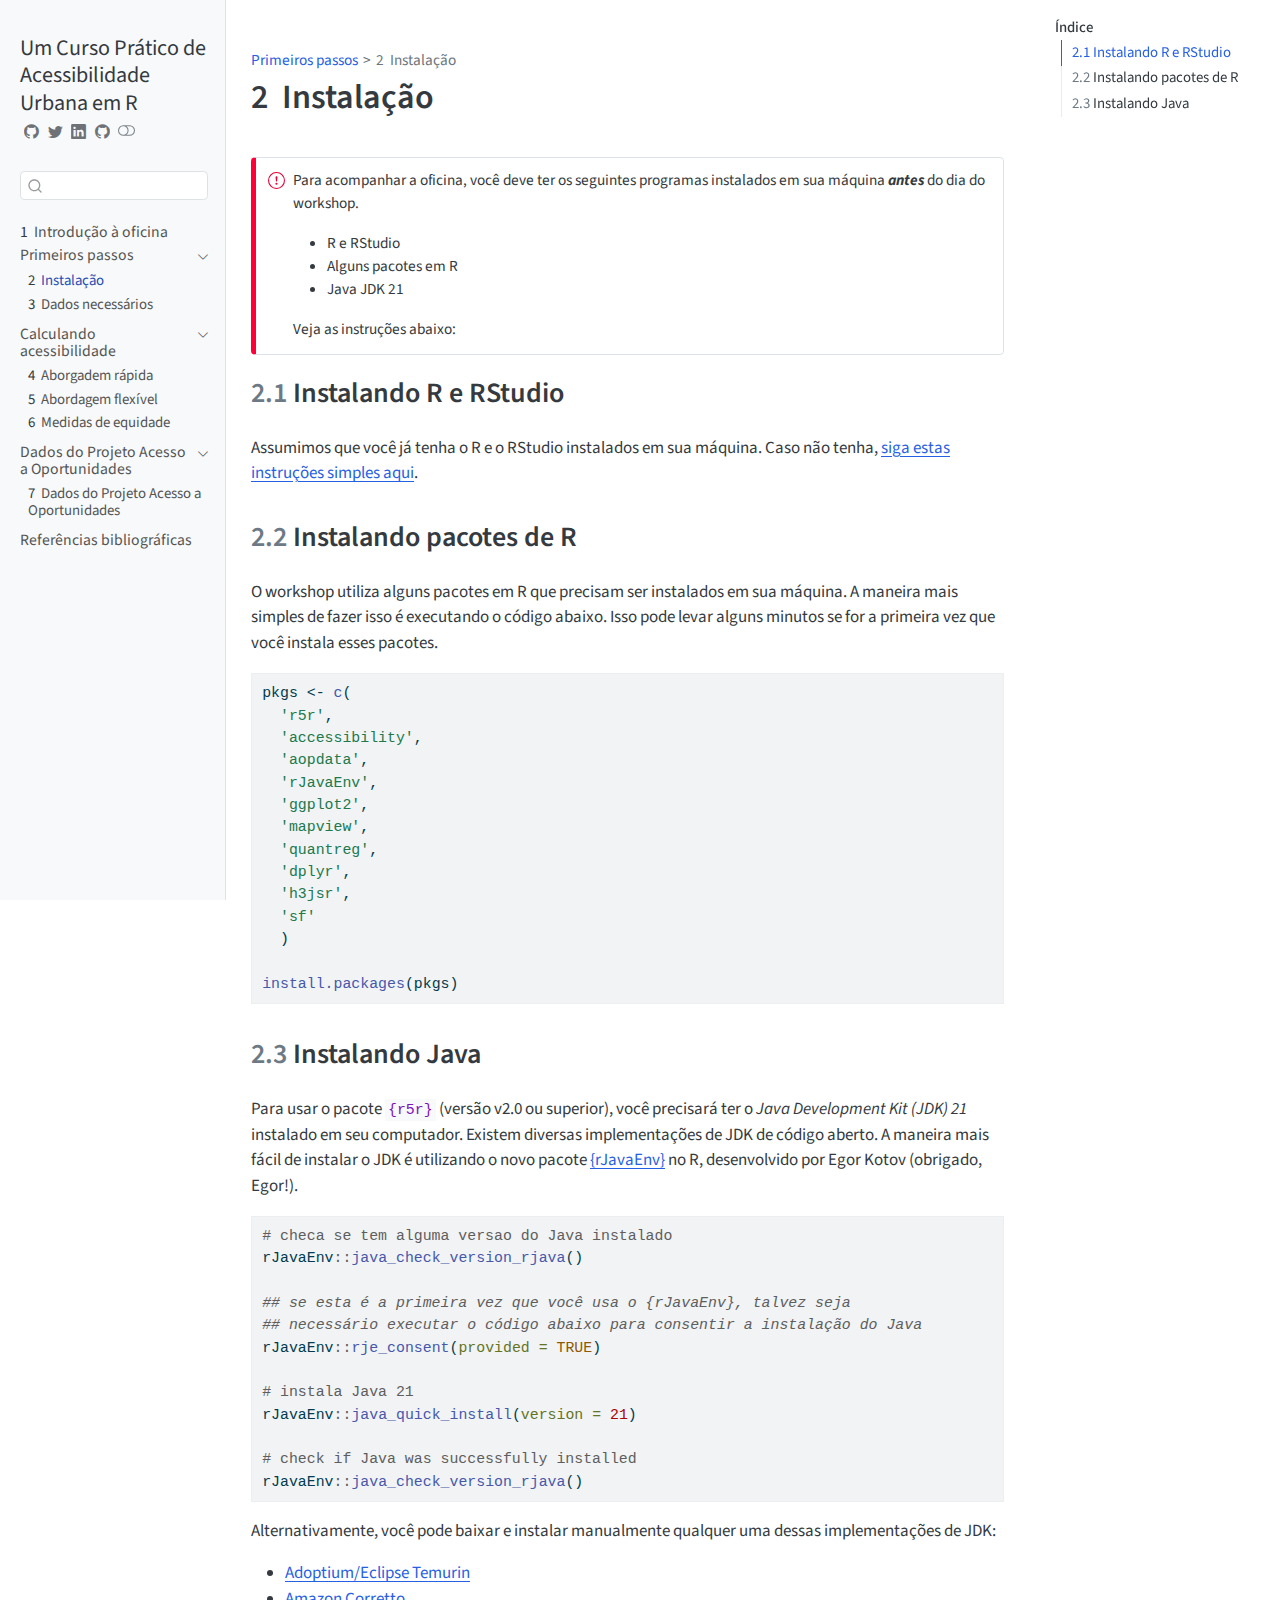
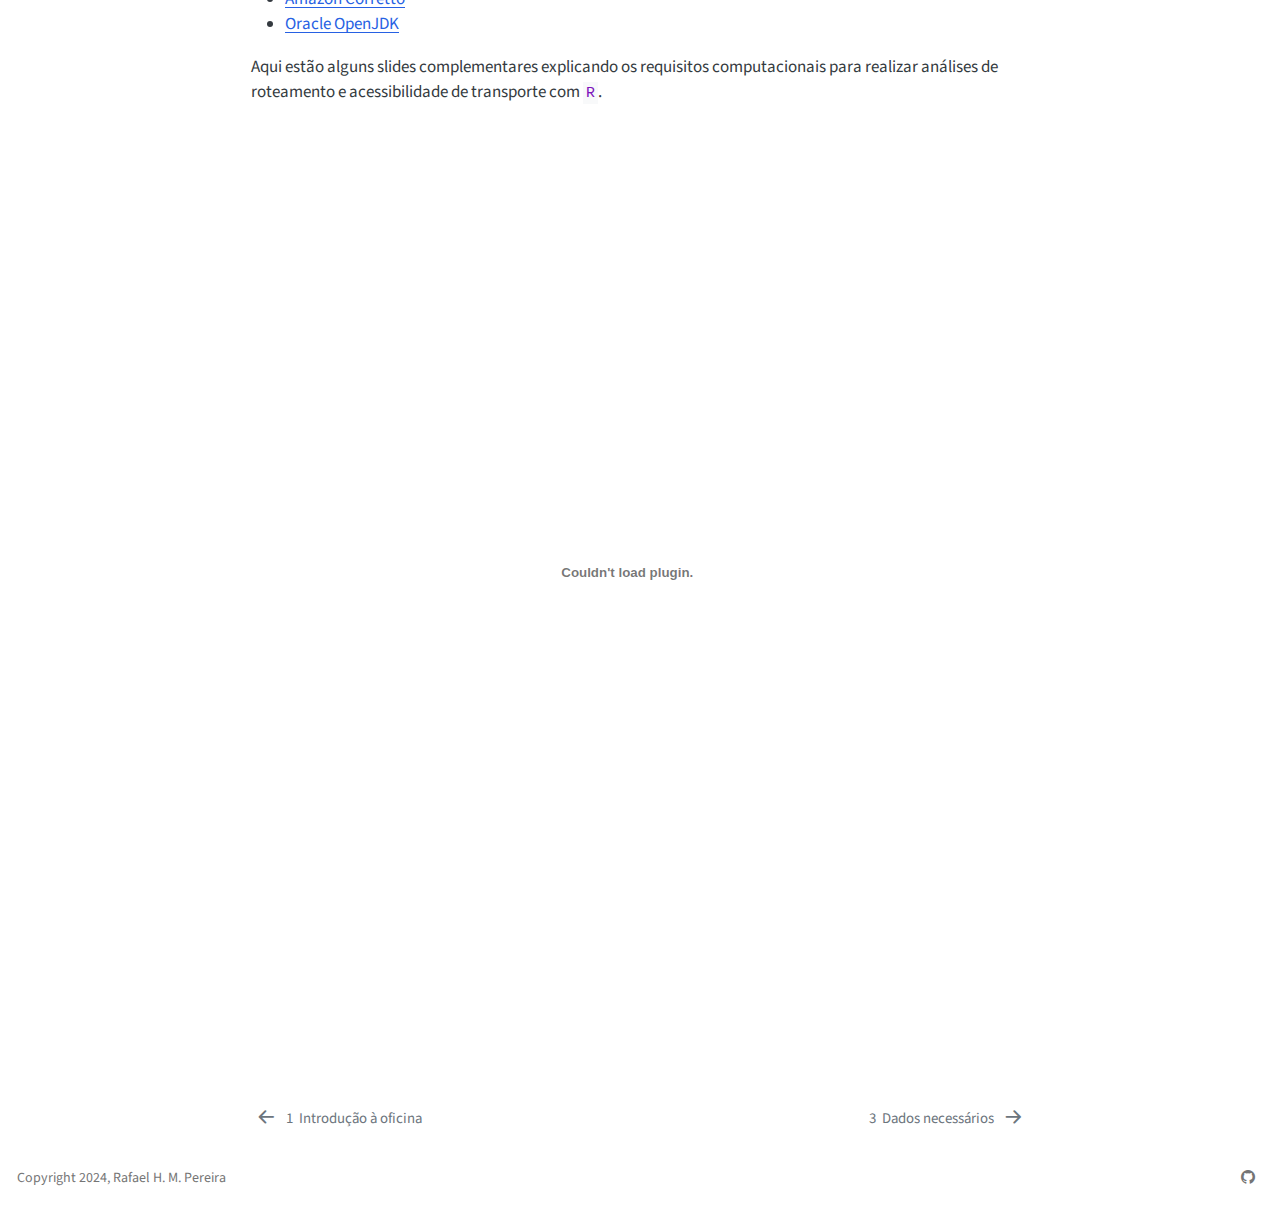
<file: docs/2.1_installation.html>
<!DOCTYPE html>
<html xmlns="http://www.w3.org/1999/xhtml" lang="pt" xml:lang="pt"><head>

<meta charset="utf-8">
<meta name="generator" content="quarto-1.6.42">

<meta name="viewport" content="width=device-width, initial-scale=1.0, user-scalable=yes">


<title>2&nbsp; Instalação – Um Curso Prático de Acessibilidade Urbana em R</title>
<style>
code{white-space: pre-wrap;}
span.smallcaps{font-variant: small-caps;}
div.columns{display: flex; gap: min(4vw, 1.5em);}
div.column{flex: auto; overflow-x: auto;}
div.hanging-indent{margin-left: 1.5em; text-indent: -1.5em;}
ul.task-list{list-style: none;}
ul.task-list li input[type="checkbox"] {
  width: 0.8em;
  margin: 0 0.8em 0.2em -1em; /* quarto-specific, see https://github.com/quarto-dev/quarto-cli/issues/4556 */ 
  vertical-align: middle;
}
/* CSS for syntax highlighting */
pre > code.sourceCode { white-space: pre; position: relative; }
pre > code.sourceCode > span { line-height: 1.25; }
pre > code.sourceCode > span:empty { height: 1.2em; }
.sourceCode { overflow: visible; }
code.sourceCode > span { color: inherit; text-decoration: inherit; }
div.sourceCode { margin: 1em 0; }
pre.sourceCode { margin: 0; }
@media screen {
div.sourceCode { overflow: auto; }
}
@media print {
pre > code.sourceCode { white-space: pre-wrap; }
pre > code.sourceCode > span { display: inline-block; text-indent: -5em; padding-left: 5em; }
}
pre.numberSource code
  { counter-reset: source-line 0; }
pre.numberSource code > span
  { position: relative; left: -4em; counter-increment: source-line; }
pre.numberSource code > span > a:first-child::before
  { content: counter(source-line);
    position: relative; left: -1em; text-align: right; vertical-align: baseline;
    border: none; display: inline-block;
    -webkit-touch-callout: none; -webkit-user-select: none;
    -khtml-user-select: none; -moz-user-select: none;
    -ms-user-select: none; user-select: none;
    padding: 0 4px; width: 4em;
  }
pre.numberSource { margin-left: 3em;  padding-left: 4px; }
div.sourceCode
  {   }
@media screen {
pre > code.sourceCode > span > a:first-child::before { text-decoration: underline; }
}
</style>


<script src="site_libs/quarto-nav/quarto-nav.js"></script>
<script src="site_libs/quarto-nav/headroom.min.js"></script>
<script src="site_libs/clipboard/clipboard.min.js"></script>
<script src="site_libs/quarto-search/autocomplete.umd.js"></script>
<script src="site_libs/quarto-search/fuse.min.js"></script>
<script src="site_libs/quarto-search/quarto-search.js"></script>
<meta name="quarto:offset" content="./">
<link href="./2.2_data_requirements.html" rel="next">
<link href="./index.html" rel="prev">
<link href=".//images/favicon.png" rel="icon" type="image/png">
<script src="site_libs/quarto-html/quarto.js"></script>
<script src="site_libs/quarto-html/popper.min.js"></script>
<script src="site_libs/quarto-html/tippy.umd.min.js"></script>
<link href="site_libs/quarto-html/tippy.css" rel="stylesheet">
<link href="site_libs/quarto-html/quarto-syntax-highlighting-2f5df379a58b258e96c21c0638c20c03.css" rel="stylesheet" class="quarto-color-scheme" id="quarto-text-highlighting-styles">
<link href="site_libs/quarto-html/quarto-syntax-highlighting-dark-b53751a350365c71b6c909e95f209ed1.css" rel="prefetch" class="quarto-color-scheme quarto-color-alternate" id="quarto-text-highlighting-styles">
<script src="site_libs/bootstrap/bootstrap.min.js"></script>
<link href="site_libs/bootstrap/bootstrap-icons.css" rel="stylesheet">
<link href="site_libs/bootstrap/bootstrap-b343bb23504f009ddf7b24643a6af19a.min.css" rel="stylesheet" append-hash="true" class="quarto-color-scheme" id="quarto-bootstrap" data-mode="light">
<link href="site_libs/bootstrap/bootstrap-dark-93979c3dcdd8127e23eebb5e274d8c39.min.css" rel="prefetch" append-hash="true" class="quarto-color-scheme quarto-color-alternate" id="quarto-bootstrap" data-mode="dark">
<script id="quarto-search-options" type="application/json">{
  "location": "sidebar",
  "copy-button": false,
  "collapse-after": 3,
  "panel-placement": "start",
  "type": "textbox",
  "limit": 50,
  "keyboard-shortcut": [
    "f",
    "/",
    "s"
  ],
  "show-item-context": false,
  "language": {
    "search-no-results-text": "Nenhum resultado",
    "search-matching-documents-text": "documentos correspondentes",
    "search-copy-link-title": "Copiar link para a busca",
    "search-hide-matches-text": "Esconder correspondências adicionais",
    "search-more-match-text": "mais correspondência neste documento",
    "search-more-matches-text": "mais correspondências neste documento",
    "search-clear-button-title": "Limpar",
    "search-text-placeholder": "",
    "search-detached-cancel-button-title": "Cancelar",
    "search-submit-button-title": "Enviar",
    "search-label": "Procurar"
  }
}</script>


<link rel="stylesheet" href="styles.css">
<meta name="citation_title" content="[2]{.chapter-number}&nbsp; [Instalação]{.chapter-title}">
<meta name="citation_fulltext_html_url" content="https://ipeagit.github.io/oficina_acessibilidade_anpet_2024/2.1_installation.html">
<meta name="citation_language" content="pt">
<meta name="citation_reference" content="citation_title=Accessibility evaluation of land-use and transport strategies: Review and research directions;,citation_author=Karst Geurs;,citation_author=Bert Wee;,citation_publication_date=2004-06;,citation_cover_date=2004-06;,citation_year=2004;,citation_issue=2;,citation_doi=10.1016/j.jtrangeo.2003.10.005;,citation_issn=09666923;,citation_volume=12;,citation_language=en-US;,citation_journal_title=Journal of Transport Geography;">
<meta name="citation_reference" content="citation_title=Calculating place-based transit accessibility: Methods, tools and algorithmic dependence;,citation_author=Christopher Higgins;,citation_author=Matthew Palm;,citation_author=Amber DeJohn;,citation_author=Luna Xi;,citation_author=James Vaughan;,citation_author=Steven Farber;,citation_author=Michael Widener;,citation_author=Eric Miller;,citation_publication_date=2022-02;,citation_cover_date=2022-02;,citation_year=2022;,citation_issue=1;,citation_doi=10.5198/jtlu.2022.2012;,citation_issn=1938-7849;,citation_volume=15;,citation_journal_title=Journal of Transport and Land Use;">
<meta name="citation_reference" content="citation_title=From mobility to accessibility: Transforming urban transportation and land-use planning;,citation_author=Jonathan Levine;,citation_author=Joe Grengs;,citation_author=Louis A. Merlin;,citation_publication_date=2019;,citation_cover_date=2019;,citation_year=2019;">
<meta name="citation_reference" content="citation_title=Towards a general theory of access;,citation_author=David M. Levinson;,citation_author=Hao Wu;,citation_publication_date=2020-06;,citation_cover_date=2020-06;,citation_year=2020;,citation_issue=1;,citation_doi=10.5198/jtlu.2020.1660;,citation_issn=1938-7849;,citation_volume=13;,citation_journal_title=Journal of Transport and Land Use;">
<meta name="citation_reference" content="citation_title=Transport access manual: A guide for measuring connection between people and places;,citation_author=David Levinson;,citation_author=David King;,citation_publication_date=2020;,citation_cover_date=2020;,citation_year=2020;,citation_fulltext_html_url=https://ses.library.usyd.edu.au/handle/2123/23733;">
<meta name="citation_reference" content="citation_title=A method to evaluate equitable accessibility: Combining ethical theories and accessibility-based approaches;,citation_author=Karen Lucas;,citation_author=Bert Wee;,citation_author=Kees Maat;,citation_publication_date=2016-05;,citation_cover_date=2016-05;,citation_year=2016;,citation_issue=3;,citation_doi=10.1007/s11116-015-9585-2;,citation_issn=1572-9435;,citation_volume=43;,citation_journal_title=Transportation;">
<meta name="citation_reference" content="citation_title=Transport poverty and its adverse social consequences;,citation_author=Karen Lucas;,citation_author=Giulio Mattioli;,citation_author=Ersilia Verlinghieri;,citation_author=Alvaro Guzman;,citation_publication_date=2016-12;,citation_cover_date=2016-12;,citation_year=2016;,citation_issue=6;,citation_doi=10.1680/jtran.15.00073;,citation_issn=0965-092X, 1751-7710;,citation_volume=169;,citation_journal_title=Proceedings of the Institution of Civil Engineers - Transport;">
<meta name="citation_reference" content="citation_title=Accessibility: Measurement and application in transportation planning;,citation_author=Eric J. Miller;,citation_publication_date=2018-09;,citation_cover_date=2018-09;,citation_year=2018;,citation_issue=5;,citation_doi=10.1080/01441647.2018.1492778;,citation_issn=0144-1647;,citation_volume=38;,citation_journal_title=Transport Reviews;,citation_publisher=Routledge;">
<meta name="citation_reference" content="citation_title=Measuring accessibility: Positive and normative implementations of various accessibility indicators;,citation_author=Antonio Páez;,citation_author=Darren M. Scott;,citation_author=Catherine Morency;,citation_publication_date=2012-11;,citation_cover_date=2012-11;,citation_year=2012;,citation_doi=10.1016/j.jtrangeo.2012.03.016;,citation_issn=09666923;,citation_volume=25;,citation_language=en-US;,citation_journal_title=Journal of Transport Geography;">
<meta name="citation_reference" content="citation_title=Accessibility instruments for planning practice: A review of European experiences;,citation_author=Enrica Papa;,citation_author=Cecilia Silva;,citation_author=Marco Te Brömmelstroet;,citation_author=Angela Hull;,citation_publication_date=2015-06;,citation_cover_date=2015-06;,citation_year=2015;,citation_doi=10.5198/jtlu.2015.585;,citation_issn=1938-7849;,citation_journal_title=Journal of Transport and Land Use;">
<meta name="citation_reference" content="citation_title=Distributive justice and equity in transportation;,citation_author=Rafael H. M. Pereira;,citation_author=Tim Schwanen;,citation_author=David Banister;,citation_publication_date=2017;,citation_cover_date=2017;,citation_year=2017;,citation_issue=2;,citation_doi=10.1080/01441647.2016.1257660;,citation_issn=0144-1647, 1464-5327;,citation_volume=37;,citation_journal_title=Transport Reviews;">
<meta name="citation_reference" content="citation_title=R5r: Rapid Realistic Routing on Multimodal Transport Networks with R&amp;amp;amp;lt;sup&amp;gt;5&amp;lt;/sup&amp;gt; in R;,citation_author=Rafael H. M. Pereira;,citation_author=Marcus Saraiva;,citation_author=Daniel Herszenhut;,citation_author=Carlos Kaue Vieira Braga;,citation_author=Matthew Wigginton Conway;,citation_publication_date=2021-03;,citation_cover_date=2021-03;,citation_year=2021;,citation_doi=10.32866/001c.21262;,citation_journal_title=Transport Findings;,citation_publisher=Network Design Lab;">
<meta name="citation_reference" content="citation_title=Transportation Equity;,citation_author=Rafael H. M. Pereira;,citation_author=Alex Karner;,citation_editor=Roger Vickerman;,citation_publication_date=2021-01;,citation_cover_date=2021-01;,citation_year=2021;,citation_doi=10.1016/B978-0-08-102671-7.10053-3;,citation_isbn=978-0-08-102672-4;,citation_language=en-US;,citation_inbook_title=International Encyclopedia of Transportation;">
<meta name="citation_reference" content="citation_title=Accessibility: Transport Accessibility Measures;,citation_author=Rafael H. M. Pereira;,citation_author=Daniel Herszenhut;,citation_publication_date=2022;,citation_cover_date=2022;,citation_year=2022;">
<meta name="citation_reference" content="citation_title=Aopdata: Data from the Access to Opportunities Project;,citation_author=Rafael H. M. Pereira;,citation_author=Daniel Herszenhut;,citation_author=Carlos K. V. Braga;,citation_author=Diego B. Tomasiello;,citation_author=Marcus Saraiva;,citation_publication_date=2022;,citation_cover_date=2022;,citation_year=2022;">
<meta name="citation_reference" content="citation_title=Accessibility instruments in planning practice: Bridging the implementation gap;,citation_author=Cecília Silva;,citation_author=Luca Bertolini;,citation_author=Marco Brömmelstroet;,citation_author=Dimitris Milakis;,citation_author=Enrica Papa;,citation_publication_date=2017-01;,citation_cover_date=2017-01;,citation_year=2017;,citation_doi=10.1016/j.tranpol.2016.09.006;,citation_issn=0967-070X;,citation_volume=53;,citation_journal_title=Transport Policy;">
<meta name="citation_reference" content="citation_title=Transport Modes and Accessibility;,citation_author=Bert Wee;,citation_editor=Roger Vickerman;,citation_publication_date=2021-01;,citation_cover_date=2021-01;,citation_year=2021;,citation_doi=10.1016/B978-0-08-102671-7.10402-6;,citation_isbn=978-0-08-102672-4;,citation_inbook_title=International Encyclopedia of Transportation;">
<meta name="citation_reference" content="citation_title=Accessibility and equity: A conceptual framework and research agenda;,citation_author=Bert Wee;,citation_publication_date=2022-10;,citation_cover_date=2022-10;,citation_year=2022;,citation_doi=10.1016/j.jtrangeo.2022.103421;,citation_issn=09666923;,citation_volume=104;,citation_journal_title=Journal of Transport Geography;">
<meta name="citation_reference" content="citation_title=Advances and pitfalls in measuring transportation equity;,citation_author=Alex Karner;,citation_author=Rafael H. M. Pereira;,citation_author=Steven Farber;,citation_publication_date=2024-01;,citation_cover_date=2024-01;,citation_year=2024;,citation_doi=10.1007/s11116-023-10460-7;,citation_issn=1572-9435;,citation_language=en-US;,citation_journal_title=Transportation;">
<meta name="citation_reference" content="citation_title=Future accessibility impacts of transport policy scenarios: Equity and sensitivity to travel time thresholds for bus rapid transit expansion in rio de janeiro;,citation_author=Rafael H. M. Pereira;,citation_publication_date=2019;,citation_cover_date=2019;,citation_year=2019;,citation_fulltext_html_url=http://www.sciencedirect.com/science/article/pii/S0966692318302047;,citation_doi=https://doi.org/10.1016/j.jtrangeo.2018.12.005;,citation_issn=0966-6923;,citation_volume=74;,citation_journal_title=Journal of Transport Geography;">
<meta name="citation_reference" content="citation_title=A time interval metric for cumulative opportunity accessibility;,citation_author=Diego Bogado Tomasiello;,citation_author=Daniel Herszenhut;,citation_author=João Lucas Albuquerque Oliveira;,citation_author=Carlos Kaue Vieira Braga;,citation_author=Rafael H. M. Pereira;,citation_publication_date=2023-08;,citation_cover_date=2023-08;,citation_year=2023;,citation_doi=10.1016/j.apgeog.2023.103007;,citation_issn=0143-6228;,citation_volume=157;,citation_journal_title=Applied Geography;">
<meta name="citation_reference" content="citation_title=A Class of Decomposable Poverty Measures;,citation_author=James Foster;,citation_author=Joel Greer;,citation_author=Erik Thorbecke;,citation_publication_date=1984;,citation_cover_date=1984;,citation_year=1984;,citation_fulltext_html_url=https://www.jstor.org/stable/1913475;,citation_issue=3;,citation_doi=10.2307/1913475;,citation_issn=0012-9682;,citation_volume=52;,citation_journal_title=Econometrica;,citation_publisher=[Wiley, Econometric Society];">
<meta name="citation_reference" content="citation_title=Measuring transport equity;,citation_author=Karen Lucas;,citation_author=Karel Martens;,citation_author=Floridea Di Ciommo;,citation_author=Ariane Dupont-Kieffer;,citation_publication_date=2019;,citation_cover_date=2019;,citation_year=2019;">
<meta name="citation_reference" content="citation_title=Introduction to urban accessibility: A practical guide with r;,citation_author=Rafael H. M. Pereira;,citation_author=Daniel Herszenhut;,citation_publication_date=2023;,citation_cover_date=2023;,citation_year=2023;,citation_fulltext_html_url=https://ipeagit.github.io/intro_access_book/index.en.html;,citation_doi=10.38116/9786556350653;,citation_isbn=978-65-5635-065-3;">
<meta name="citation_reference" content="citation_title=Evidence-Based Transit and Land Use Sketch Planning Using Interactive Accessibility Methods on Combined Schedule and Headway-Based Networks;,citation_author=Matthew Wigginton Conway;,citation_author=Andrew Byrd;,citation_author=Marco Linden;,citation_publication_date=2017-01;,citation_cover_date=2017-01;,citation_year=2017;,citation_issue=1;,citation_doi=10.3141/2653-06;,citation_issn=0361-1981, 2169-4052;,citation_volume=2653;,citation_journal_title=Transportation Research Record: Journal of the Transportation Research Board;">
</head>

<body class="nav-sidebar docked">

<div id="quarto-search-results"></div>
  <header id="quarto-header" class="headroom fixed-top">
  <nav class="quarto-secondary-nav">
    <div class="container-fluid d-flex">
      <button type="button" class="quarto-btn-toggle btn" data-bs-toggle="collapse" role="button" data-bs-target=".quarto-sidebar-collapse-item" aria-controls="quarto-sidebar" aria-expanded="false" aria-label="Alternar barra lateral" onclick="if (window.quartoToggleHeadroom) { window.quartoToggleHeadroom(); }">
        <i class="bi bi-layout-text-sidebar-reverse"></i>
      </button>
        <nav class="quarto-page-breadcrumbs" aria-label="breadcrumb"><ol class="breadcrumb"><li class="breadcrumb-item"><a href="./2.1_installation.html">Primeiros passos</a></li><li class="breadcrumb-item"><a href="./2.1_installation.html"><span class="chapter-number">2</span>&nbsp; <span class="chapter-title">Instalação</span></a></li></ol></nav>
        <a class="flex-grow-1" role="navigation" data-bs-toggle="collapse" data-bs-target=".quarto-sidebar-collapse-item" aria-controls="quarto-sidebar" aria-expanded="false" aria-label="Alternar barra lateral" onclick="if (window.quartoToggleHeadroom) { window.quartoToggleHeadroom(); }">      
        </a>
      <button type="button" class="btn quarto-search-button" aria-label="Procurar" onclick="window.quartoOpenSearch();">
        <i class="bi bi-search"></i>
      </button>
    </div>
  </nav>
</header>
<!-- content -->
<div id="quarto-content" class="quarto-container page-columns page-rows-contents page-layout-article">
<!-- sidebar -->
  <nav id="quarto-sidebar" class="sidebar collapse collapse-horizontal quarto-sidebar-collapse-item sidebar-navigation docked overflow-auto">
    <div class="pt-lg-2 mt-2 text-left sidebar-header">
    <div class="sidebar-title mb-0 py-0">
      <a href="./">Um Curso Prático de Acessibilidade Urbana em R</a> 
        <div class="sidebar-tools-main tools-wide">
    <a href="https://github.com/ipeaGIT/oficina_acessibilidade_anpet_2024" title="Github" class="quarto-navigation-tool px-1" aria-label="Github"><i class="bi bi-github"></i></a>
    <a href="https://x.com/UrbanDemog" title="twitter" class="quarto-navigation-tool px-1" aria-label="twitter"><i class="bi bi-twitter"></i></a>
    <a href="https://www.linkedin.com/in/rafael-h-m-pereira/" title="linkedin" class="quarto-navigation-tool px-1" aria-label="linkedin"><i class="bi bi-linkedin"></i></a>
    <a href="https://github.com/ipeaGIT/oficina_acessibilidade_anpet_2024" title="Código fonte" class="quarto-navigation-tool px-1" aria-label="Código fonte"><i class="bi bi-github"></i></a>
  <a href="" class="quarto-color-scheme-toggle quarto-navigation-tool  px-1" onclick="window.quartoToggleColorScheme(); return false;" title="Alternar modo escuro"><i class="bi"></i></a>
</div>
    </div>
      </div>
        <div class="mt-2 flex-shrink-0 align-items-center">
        <div class="sidebar-search">
        <div id="quarto-search" class="" title="Procurar"></div>
        </div>
        </div>
    <div class="sidebar-menu-container"> 
    <ul class="list-unstyled mt-1">
        <li class="sidebar-item">
  <div class="sidebar-item-container"> 
  <a href="./index.html" class="sidebar-item-text sidebar-link">
 <span class="menu-text"><span class="chapter-number">1</span>&nbsp; <span class="chapter-title">Introdução à oficina</span></span></a>
  </div>
</li>
        <li class="sidebar-item sidebar-item-section">
      <div class="sidebar-item-container"> 
            <a class="sidebar-item-text sidebar-link text-start" data-bs-toggle="collapse" data-bs-target="#quarto-sidebar-section-1" role="navigation" aria-expanded="true">
 <span class="menu-text">Primeiros passos</span></a>
          <a class="sidebar-item-toggle text-start" data-bs-toggle="collapse" data-bs-target="#quarto-sidebar-section-1" role="navigation" aria-expanded="true" aria-label="Alternar seção">
            <i class="bi bi-chevron-right ms-2"></i>
          </a> 
      </div>
      <ul id="quarto-sidebar-section-1" class="collapse list-unstyled sidebar-section depth1 show">  
          <li class="sidebar-item">
  <div class="sidebar-item-container"> 
  <a href="./2.1_installation.html" class="sidebar-item-text sidebar-link active">
 <span class="menu-text"><span class="chapter-number">2</span>&nbsp; <span class="chapter-title">Instalação</span></span></a>
  </div>
</li>
          <li class="sidebar-item">
  <div class="sidebar-item-container"> 
  <a href="./2.2_data_requirements.html" class="sidebar-item-text sidebar-link">
 <span class="menu-text"><span class="chapter-number">3</span>&nbsp; <span class="chapter-title">Dados necessários</span></span></a>
  </div>
</li>
      </ul>
  </li>
        <li class="sidebar-item sidebar-item-section">
      <div class="sidebar-item-container"> 
            <a class="sidebar-item-text sidebar-link text-start" data-bs-toggle="collapse" data-bs-target="#quarto-sidebar-section-2" role="navigation" aria-expanded="true">
 <span class="menu-text">Calculando acessibilidade</span></a>
          <a class="sidebar-item-toggle text-start" data-bs-toggle="collapse" data-bs-target="#quarto-sidebar-section-2" role="navigation" aria-expanded="true" aria-label="Alternar seção">
            <i class="bi bi-chevron-right ms-2"></i>
          </a> 
      </div>
      <ul id="quarto-sidebar-section-2" class="collapse list-unstyled sidebar-section depth1 show">  
          <li class="sidebar-item">
  <div class="sidebar-item-container"> 
  <a href="./3.1_quick_approach.html" class="sidebar-item-text sidebar-link">
 <span class="menu-text"><span class="chapter-number">4</span>&nbsp; <span class="chapter-title">Aborgadem rápida</span></span></a>
  </div>
</li>
          <li class="sidebar-item">
  <div class="sidebar-item-container"> 
  <a href="./3.2_flexible_approach.html" class="sidebar-item-text sidebar-link">
 <span class="menu-text"><span class="chapter-number">5</span>&nbsp; <span class="chapter-title">Abordagem flexível</span></span></a>
  </div>
</li>
          <li class="sidebar-item">
  <div class="sidebar-item-container"> 
  <a href="./3.3_equity_measures.html" class="sidebar-item-text sidebar-link">
 <span class="menu-text"><span class="chapter-number">6</span>&nbsp; <span class="chapter-title">Medidas de equidade</span></span></a>
  </div>
</li>
      </ul>
  </li>
        <li class="sidebar-item sidebar-item-section">
      <div class="sidebar-item-container"> 
            <a class="sidebar-item-text sidebar-link text-start" data-bs-toggle="collapse" data-bs-target="#quarto-sidebar-section-3" role="navigation" aria-expanded="true">
 <span class="menu-text">Dados do Projeto Acesso a Oportunidades</span></a>
          <a class="sidebar-item-toggle text-start" data-bs-toggle="collapse" data-bs-target="#quarto-sidebar-section-3" role="navigation" aria-expanded="true" aria-label="Alternar seção">
            <i class="bi bi-chevron-right ms-2"></i>
          </a> 
      </div>
      <ul id="quarto-sidebar-section-3" class="collapse list-unstyled sidebar-section depth1 show">  
          <li class="sidebar-item">
  <div class="sidebar-item-container"> 
  <a href="./4_aopdata_acessibilidade.html" class="sidebar-item-text sidebar-link">
 <span class="menu-text"><span class="chapter-number">7</span>&nbsp; <span class="chapter-title">Dados do Projeto Acesso a Oportunidades</span></span></a>
  </div>
</li>
      </ul>
  </li>
        <li class="sidebar-item">
  <div class="sidebar-item-container"> 
  <a href="./references.html" class="sidebar-item-text sidebar-link">
 <span class="menu-text">Referências bibliográficas</span></a>
  </div>
</li>
    </ul>
    </div>
</nav>
<div id="quarto-sidebar-glass" class="quarto-sidebar-collapse-item" data-bs-toggle="collapse" data-bs-target=".quarto-sidebar-collapse-item"></div>
<!-- margin-sidebar -->
    <div id="quarto-margin-sidebar" class="sidebar margin-sidebar">
        <nav id="TOC" role="doc-toc" class="toc-active">
    <h2 id="toc-title">Índice</h2>
  <ul>
  <li><a href="#instalando-r-e-rstudio" id="toc-instalando-r-e-rstudio" class="nav-link active" data-scroll-target="#instalando-r-e-rstudio"><span class="header-section-number">2.1</span> Instalando R e RStudio</a></li>
  <li><a href="#instalando-pacotes-de-r" id="toc-instalando-pacotes-de-r" class="nav-link" data-scroll-target="#instalando-pacotes-de-r"><span class="header-section-number">2.2</span> Instalando pacotes de R</a></li>
  <li><a href="#instalando-java" id="toc-instalando-java" class="nav-link" data-scroll-target="#instalando-java"><span class="header-section-number">2.3</span> Instalando Java</a></li>
  </ul>
</nav>
    </div>
<!-- main -->
<div class="quarto-about-solana column-body">
  <div class="about-entity">
    <div class="entity-contents">
      <header id="title-block-header" class="quarto-title-block default"><nav class="quarto-page-breadcrumbs quarto-title-breadcrumbs d-none d-lg-block" aria-label="breadcrumb"><ol class="breadcrumb"><li class="breadcrumb-item"><a href="./2.1_installation.html">Primeiros passos</a></li><li class="breadcrumb-item"><a href="./2.1_installation.html"><span class="chapter-number">2</span>&nbsp; <span class="chapter-title">Instalação</span></a></li></ol></nav>
<div class="quarto-title">
<h1 class="title"><span class="chapter-number">2</span>&nbsp; <span class="chapter-title">Instalação</span></h1>
</div>
<div class="quarto-title-meta">
  </div>
</header> 
      <div class="about-contents"><main class="content" id="quarto-document-content">

<div class="callout callout-style-simple callout-important">
<div class="callout-body d-flex">
<div class="callout-icon-container">
<i class="callout-icon"></i>
</div>
<div class="callout-body-container">
<p>Para acompanhar a oficina, você deve ter os seguintes programas instalados em sua máquina <strong><em>antes</em></strong> do dia do workshop.</p>
<ul>
<li>R e RStudio</li>
<li>Alguns pacotes em R</li>
<li>Java JDK 21</li>
</ul>
<p>Veja as instruções abaixo:</p>
</div>
</div>
</div>
<section id="instalando-r-e-rstudio" class="level2" data-number="2.1">
<h2 data-number="2.1" data-anchor-id="instalando-r-e-rstudio"><span class="header-section-number">2.1</span> Instalando R e RStudio</h2>
<p>Assumimos que você já tenha o R e o RStudio instalados em sua máquina. Caso não tenha, <a href="https://posit.co/download/rstudio-desktop/#download">siga estas instruções simples aqui</a>.</p>
</section>
<section id="instalando-pacotes-de-r" class="level2" data-number="2.2">
<h2 data-number="2.2" data-anchor-id="instalando-pacotes-de-r"><span class="header-section-number">2.2</span> Instalando pacotes de R</h2>
<p>O workshop utiliza alguns pacotes em R que precisam ser instalados em sua máquina. A maneira mais simples de fazer isso é executando o código abaixo. Isso pode levar alguns minutos se for a primeira vez que você instala esses pacotes.</p>
<div class="cell">
<div class="sourceCode cell-code" id="cb1"><pre class="sourceCode r code-with-copy"><code class="sourceCode r"><span id="cb1-1"><a href="#cb1-1" aria-hidden="true" tabindex="-1"></a>pkgs <span class="ot">&lt;-</span> <span class="fu">c</span>(</span>
<span id="cb1-2"><a href="#cb1-2" aria-hidden="true" tabindex="-1"></a>  <span class="st">'r5r'</span>,</span>
<span id="cb1-3"><a href="#cb1-3" aria-hidden="true" tabindex="-1"></a>  <span class="st">'accessibility'</span>,</span>
<span id="cb1-4"><a href="#cb1-4" aria-hidden="true" tabindex="-1"></a>  <span class="st">'aopdata'</span>,</span>
<span id="cb1-5"><a href="#cb1-5" aria-hidden="true" tabindex="-1"></a>  <span class="st">'rJavaEnv'</span>,</span>
<span id="cb1-6"><a href="#cb1-6" aria-hidden="true" tabindex="-1"></a>  <span class="st">'ggplot2'</span>,</span>
<span id="cb1-7"><a href="#cb1-7" aria-hidden="true" tabindex="-1"></a>  <span class="st">'mapview'</span>,</span>
<span id="cb1-8"><a href="#cb1-8" aria-hidden="true" tabindex="-1"></a>  <span class="st">'quantreg'</span>,</span>
<span id="cb1-9"><a href="#cb1-9" aria-hidden="true" tabindex="-1"></a>  <span class="st">'dplyr'</span>,</span>
<span id="cb1-10"><a href="#cb1-10" aria-hidden="true" tabindex="-1"></a>  <span class="st">'h3jsr'</span>,</span>
<span id="cb1-11"><a href="#cb1-11" aria-hidden="true" tabindex="-1"></a>  <span class="st">'sf'</span></span>
<span id="cb1-12"><a href="#cb1-12" aria-hidden="true" tabindex="-1"></a>  )</span>
<span id="cb1-13"><a href="#cb1-13" aria-hidden="true" tabindex="-1"></a></span>
<span id="cb1-14"><a href="#cb1-14" aria-hidden="true" tabindex="-1"></a><span class="fu">install.packages</span>(pkgs)</span></code><button title="Copiar para a área de transferência" class="code-copy-button"><i class="bi"></i></button></pre></div>
</div>
</section>
<section id="instalando-java" class="level2" data-number="2.3">
<h2 data-number="2.3" data-anchor-id="instalando-java"><span class="header-section-number">2.3</span> Instalando Java</h2>
<p>Para usar o pacote <code>{r5r}</code> (versão v2.0 ou superior), você precisará ter o <em>Java Development Kit (JDK) 21</em> instalado em seu computador. Existem diversas implementações de JDK de código aberto. A maneira mais fácil de instalar o JDK é utilizando o novo pacote <a href="https://www.ekotov.pro/rJavaEnv/">{rJavaEnv}</a> no R, desenvolvido por Egor Kotov (obrigado, Egor!).</p>
<div class="cell">
<div class="sourceCode cell-code" id="cb2"><pre class="sourceCode r code-with-copy"><code class="sourceCode r"><span id="cb2-1"><a href="#cb2-1" aria-hidden="true" tabindex="-1"></a><span class="co"># checa se tem alguma versao do Java instalado </span></span>
<span id="cb2-2"><a href="#cb2-2" aria-hidden="true" tabindex="-1"></a>rJavaEnv<span class="sc">::</span><span class="fu">java_check_version_rjava</span>()</span>
<span id="cb2-3"><a href="#cb2-3" aria-hidden="true" tabindex="-1"></a></span>
<span id="cb2-4"><a href="#cb2-4" aria-hidden="true" tabindex="-1"></a><span class="do">## se esta é a primeira vez que você usa o {rJavaEnv}, talvez seja </span></span>
<span id="cb2-5"><a href="#cb2-5" aria-hidden="true" tabindex="-1"></a><span class="do">## necessário executar o código abaixo para consentir a instalação do Java</span></span>
<span id="cb2-6"><a href="#cb2-6" aria-hidden="true" tabindex="-1"></a>rJavaEnv<span class="sc">::</span><span class="fu">rje_consent</span>(<span class="at">provided =</span> <span class="cn">TRUE</span>)</span>
<span id="cb2-7"><a href="#cb2-7" aria-hidden="true" tabindex="-1"></a></span>
<span id="cb2-8"><a href="#cb2-8" aria-hidden="true" tabindex="-1"></a><span class="co"># instala Java 21</span></span>
<span id="cb2-9"><a href="#cb2-9" aria-hidden="true" tabindex="-1"></a>rJavaEnv<span class="sc">::</span><span class="fu">java_quick_install</span>(<span class="at">version =</span> <span class="dv">21</span>)</span>
<span id="cb2-10"><a href="#cb2-10" aria-hidden="true" tabindex="-1"></a></span>
<span id="cb2-11"><a href="#cb2-11" aria-hidden="true" tabindex="-1"></a><span class="co"># check if Java was successfully installed</span></span>
<span id="cb2-12"><a href="#cb2-12" aria-hidden="true" tabindex="-1"></a>rJavaEnv<span class="sc">::</span><span class="fu">java_check_version_rjava</span>()</span></code><button title="Copiar para a área de transferência" class="code-copy-button"><i class="bi"></i></button></pre></div>
</div>
<p>Alternativamente, você pode baixar e instalar manualmente qualquer uma dessas implementações de JDK:</p>
<ul>
<li><a href="https://adoptium.net/">Adoptium/Eclipse Temurin</a></li>
<li><a href="https://aws.amazon.com/corretto/">Amazon Corretto</a></li>
<li><a href="https://jdk.java.net/21/">Oracle OpenJDK</a></li>
</ul>
<p>Aqui estão alguns slides complementares explicando os requisitos computacionais para realizar análises de roteamento e acessibilidade de transporte com <code>R</code>.</p>
<p>
<embed src="slides/2.1_computational_requirements.pdf" style="width:100.0%;height:100vh;">
</p>


</section>
</main></div>
    </div>
  </div>
</div>
 <!-- /main -->
<script id="quarto-html-after-body" type="application/javascript">
window.document.addEventListener("DOMContentLoaded", function (event) {
  const toggleBodyColorMode = (bsSheetEl) => {
    const mode = bsSheetEl.getAttribute("data-mode");
    const bodyEl = window.document.querySelector("body");
    if (mode === "dark") {
      bodyEl.classList.add("quarto-dark");
      bodyEl.classList.remove("quarto-light");
    } else {
      bodyEl.classList.add("quarto-light");
      bodyEl.classList.remove("quarto-dark");
    }
  }
  const toggleBodyColorPrimary = () => {
    const bsSheetEl = window.document.querySelector("link#quarto-bootstrap");
    if (bsSheetEl) {
      toggleBodyColorMode(bsSheetEl);
    }
  }
  toggleBodyColorPrimary();  
  const disableStylesheet = (stylesheets) => {
    for (let i=0; i < stylesheets.length; i++) {
      const stylesheet = stylesheets[i];
      stylesheet.rel = 'prefetch';
    }
  }
  const enableStylesheet = (stylesheets) => {
    for (let i=0; i < stylesheets.length; i++) {
      const stylesheet = stylesheets[i];
      stylesheet.rel = 'stylesheet';
    }
  }
  const manageTransitions = (selector, allowTransitions) => {
    const els = window.document.querySelectorAll(selector);
    for (let i=0; i < els.length; i++) {
      const el = els[i];
      if (allowTransitions) {
        el.classList.remove('notransition');
      } else {
        el.classList.add('notransition');
      }
    }
  }
  const toggleGiscusIfUsed = (isAlternate, darkModeDefault) => {
    const baseTheme = document.querySelector('#giscus-base-theme')?.value ?? 'light';
    const alternateTheme = document.querySelector('#giscus-alt-theme')?.value ?? 'dark';
    let newTheme = '';
    if(darkModeDefault) {
      newTheme = isAlternate ? baseTheme : alternateTheme;
    } else {
      newTheme = isAlternate ? alternateTheme : baseTheme;
    }
    const changeGiscusTheme = () => {
      // From: https://github.com/giscus/giscus/issues/336
      const sendMessage = (message) => {
        const iframe = document.querySelector('iframe.giscus-frame');
        if (!iframe) return;
        iframe.contentWindow.postMessage({ giscus: message }, 'https://giscus.app');
      }
      sendMessage({
        setConfig: {
          theme: newTheme
        }
      });
    }
    const isGiscussLoaded = window.document.querySelector('iframe.giscus-frame') !== null;
    if (isGiscussLoaded) {
      changeGiscusTheme();
    }
  }
  const toggleColorMode = (alternate) => {
    // Switch the stylesheets
    const alternateStylesheets = window.document.querySelectorAll('link.quarto-color-scheme.quarto-color-alternate');
    manageTransitions('#quarto-margin-sidebar .nav-link', false);
    if (alternate) {
      enableStylesheet(alternateStylesheets);
      for (const sheetNode of alternateStylesheets) {
        if (sheetNode.id === "quarto-bootstrap") {
          toggleBodyColorMode(sheetNode);
        }
      }
    } else {
      disableStylesheet(alternateStylesheets);
      toggleBodyColorPrimary();
    }
    manageTransitions('#quarto-margin-sidebar .nav-link', true);
    // Switch the toggles
    const toggles = window.document.querySelectorAll('.quarto-color-scheme-toggle');
    for (let i=0; i < toggles.length; i++) {
      const toggle = toggles[i];
      if (toggle) {
        if (alternate) {
          toggle.classList.add("alternate");     
        } else {
          toggle.classList.remove("alternate");
        }
      }
    }
    // Hack to workaround the fact that safari doesn't
    // properly recolor the scrollbar when toggling (#1455)
    if (navigator.userAgent.indexOf('Safari') > 0 && navigator.userAgent.indexOf('Chrome') == -1) {
      manageTransitions("body", false);
      window.scrollTo(0, 1);
      setTimeout(() => {
        window.scrollTo(0, 0);
        manageTransitions("body", true);
      }, 40);  
    }
  }
  const isFileUrl = () => { 
    return window.location.protocol === 'file:';
  }
  const hasAlternateSentinel = () => {  
    let styleSentinel = getColorSchemeSentinel();
    if (styleSentinel !== null) {
      return styleSentinel === "alternate";
    } else {
      return false;
    }
  }
  const setStyleSentinel = (alternate) => {
    const value = alternate ? "alternate" : "default";
    if (!isFileUrl()) {
      window.localStorage.setItem("quarto-color-scheme", value);
    } else {
      localAlternateSentinel = value;
    }
  }
  const getColorSchemeSentinel = () => {
    if (!isFileUrl()) {
      const storageValue = window.localStorage.getItem("quarto-color-scheme");
      return storageValue != null ? storageValue : localAlternateSentinel;
    } else {
      return localAlternateSentinel;
    }
  }
  const darkModeDefault = false;
  let localAlternateSentinel = darkModeDefault ? 'alternate' : 'default';
  // Dark / light mode switch
  window.quartoToggleColorScheme = () => {
    // Read the current dark / light value 
    let toAlternate = !hasAlternateSentinel();
    toggleColorMode(toAlternate);
    setStyleSentinel(toAlternate);
    toggleGiscusIfUsed(toAlternate, darkModeDefault);
  };
  // Ensure there is a toggle, if there isn't float one in the top right
  if (window.document.querySelector('.quarto-color-scheme-toggle') === null) {
    const a = window.document.createElement('a');
    a.classList.add('top-right');
    a.classList.add('quarto-color-scheme-toggle');
    a.href = "";
    a.onclick = function() { try { window.quartoToggleColorScheme(); } catch {} return false; };
    const i = window.document.createElement("i");
    i.classList.add('bi');
    a.appendChild(i);
    window.document.body.appendChild(a);
  }
  // Switch to dark mode if need be
  if (hasAlternateSentinel()) {
    toggleColorMode(true);
  } else {
    toggleColorMode(false);
  }
  const isCodeAnnotation = (el) => {
    for (const clz of el.classList) {
      if (clz.startsWith('code-annotation-')) {                     
        return true;
      }
    }
    return false;
  }
  const onCopySuccess = function(e) {
    // button target
    const button = e.trigger;
    // don't keep focus
    button.blur();
    // flash "checked"
    button.classList.add('code-copy-button-checked');
    var currentTitle = button.getAttribute("title");
    button.setAttribute("title", "Copiada");
    let tooltip;
    if (window.bootstrap) {
      button.setAttribute("data-bs-toggle", "tooltip");
      button.setAttribute("data-bs-placement", "left");
      button.setAttribute("data-bs-title", "Copiada");
      tooltip = new bootstrap.Tooltip(button, 
        { trigger: "manual", 
          customClass: "code-copy-button-tooltip",
          offset: [0, -8]});
      tooltip.show();    
    }
    setTimeout(function() {
      if (tooltip) {
        tooltip.hide();
        button.removeAttribute("data-bs-title");
        button.removeAttribute("data-bs-toggle");
        button.removeAttribute("data-bs-placement");
      }
      button.setAttribute("title", currentTitle);
      button.classList.remove('code-copy-button-checked');
    }, 1000);
    // clear code selection
    e.clearSelection();
  }
  const getTextToCopy = function(trigger) {
      const codeEl = trigger.previousElementSibling.cloneNode(true);
      for (const childEl of codeEl.children) {
        if (isCodeAnnotation(childEl)) {
          childEl.remove();
        }
      }
      return codeEl.innerText;
  }
  const clipboard = new window.ClipboardJS('.code-copy-button:not([data-in-quarto-modal])', {
    text: getTextToCopy
  });
  clipboard.on('success', onCopySuccess);
  if (window.document.getElementById('quarto-embedded-source-code-modal')) {
    const clipboardModal = new window.ClipboardJS('.code-copy-button[data-in-quarto-modal]', {
      text: getTextToCopy,
      container: window.document.getElementById('quarto-embedded-source-code-modal')
    });
    clipboardModal.on('success', onCopySuccess);
  }
    var localhostRegex = new RegExp(/^(?:http|https):\/\/localhost\:?[0-9]*\//);
    var mailtoRegex = new RegExp(/^mailto:/);
      var filterRegex = new RegExp("https:\/\/ipeagit\.github\.io\/oficina_acessibilidade_anpet_2024\/");
    var isInternal = (href) => {
        return filterRegex.test(href) || localhostRegex.test(href) || mailtoRegex.test(href);
    }
    // Inspect non-navigation links and adorn them if external
 	var links = window.document.querySelectorAll('a[href]:not(.nav-link):not(.navbar-brand):not(.toc-action):not(.sidebar-link):not(.sidebar-item-toggle):not(.pagination-link):not(.no-external):not([aria-hidden]):not(.dropdown-item):not(.quarto-navigation-tool):not(.about-link)');
    for (var i=0; i<links.length; i++) {
      const link = links[i];
      if (!isInternal(link.href)) {
        // undo the damage that might have been done by quarto-nav.js in the case of
        // links that we want to consider external
        if (link.dataset.originalHref !== undefined) {
          link.href = link.dataset.originalHref;
        }
      }
    }
  function tippyHover(el, contentFn, onTriggerFn, onUntriggerFn) {
    const config = {
      allowHTML: true,
      maxWidth: 500,
      delay: 100,
      arrow: false,
      appendTo: function(el) {
          return el.parentElement;
      },
      interactive: true,
      interactiveBorder: 10,
      theme: 'quarto',
      placement: 'bottom-start',
    };
    if (contentFn) {
      config.content = contentFn;
    }
    if (onTriggerFn) {
      config.onTrigger = onTriggerFn;
    }
    if (onUntriggerFn) {
      config.onUntrigger = onUntriggerFn;
    }
    window.tippy(el, config); 
  }
  const noterefs = window.document.querySelectorAll('a[role="doc-noteref"]');
  for (var i=0; i<noterefs.length; i++) {
    const ref = noterefs[i];
    tippyHover(ref, function() {
      // use id or data attribute instead here
      let href = ref.getAttribute('data-footnote-href') || ref.getAttribute('href');
      try { href = new URL(href).hash; } catch {}
      const id = href.replace(/^#\/?/, "");
      const note = window.document.getElementById(id);
      if (note) {
        return note.innerHTML;
      } else {
        return "";
      }
    });
  }
  const xrefs = window.document.querySelectorAll('a.quarto-xref');
  const processXRef = (id, note) => {
    // Strip column container classes
    const stripColumnClz = (el) => {
      el.classList.remove("page-full", "page-columns");
      if (el.children) {
        for (const child of el.children) {
          stripColumnClz(child);
        }
      }
    }
    stripColumnClz(note)
    if (id === null || id.startsWith('sec-')) {
      // Special case sections, only their first couple elements
      const container = document.createElement("div");
      if (note.children && note.children.length > 2) {
        container.appendChild(note.children[0].cloneNode(true));
        for (let i = 1; i < note.children.length; i++) {
          const child = note.children[i];
          if (child.tagName === "P" && child.innerText === "") {
            continue;
          } else {
            container.appendChild(child.cloneNode(true));
            break;
          }
        }
        if (window.Quarto?.typesetMath) {
          window.Quarto.typesetMath(container);
        }
        return container.innerHTML
      } else {
        if (window.Quarto?.typesetMath) {
          window.Quarto.typesetMath(note);
        }
        return note.innerHTML;
      }
    } else {
      // Remove any anchor links if they are present
      const anchorLink = note.querySelector('a.anchorjs-link');
      if (anchorLink) {
        anchorLink.remove();
      }
      if (window.Quarto?.typesetMath) {
        window.Quarto.typesetMath(note);
      }
      if (note.classList.contains("callout")) {
        return note.outerHTML;
      } else {
        return note.innerHTML;
      }
    }
  }
  for (var i=0; i<xrefs.length; i++) {
    const xref = xrefs[i];
    tippyHover(xref, undefined, function(instance) {
      instance.disable();
      let url = xref.getAttribute('href');
      let hash = undefined; 
      if (url.startsWith('#')) {
        hash = url;
      } else {
        try { hash = new URL(url).hash; } catch {}
      }
      if (hash) {
        const id = hash.replace(/^#\/?/, "");
        const note = window.document.getElementById(id);
        if (note !== null) {
          try {
            const html = processXRef(id, note.cloneNode(true));
            instance.setContent(html);
          } finally {
            instance.enable();
            instance.show();
          }
        } else {
          // See if we can fetch this
          fetch(url.split('#')[0])
          .then(res => res.text())
          .then(html => {
            const parser = new DOMParser();
            const htmlDoc = parser.parseFromString(html, "text/html");
            const note = htmlDoc.getElementById(id);
            if (note !== null) {
              const html = processXRef(id, note);
              instance.setContent(html);
            } 
          }).finally(() => {
            instance.enable();
            instance.show();
          });
        }
      } else {
        // See if we can fetch a full url (with no hash to target)
        // This is a special case and we should probably do some content thinning / targeting
        fetch(url)
        .then(res => res.text())
        .then(html => {
          const parser = new DOMParser();
          const htmlDoc = parser.parseFromString(html, "text/html");
          const note = htmlDoc.querySelector('main.content');
          if (note !== null) {
            // This should only happen for chapter cross references
            // (since there is no id in the URL)
            // remove the first header
            if (note.children.length > 0 && note.children[0].tagName === "HEADER") {
              note.children[0].remove();
            }
            const html = processXRef(null, note);
            instance.setContent(html);
          } 
        }).finally(() => {
          instance.enable();
          instance.show();
        });
      }
    }, function(instance) {
    });
  }
      let selectedAnnoteEl;
      const selectorForAnnotation = ( cell, annotation) => {
        let cellAttr = 'data-code-cell="' + cell + '"';
        let lineAttr = 'data-code-annotation="' +  annotation + '"';
        const selector = 'span[' + cellAttr + '][' + lineAttr + ']';
        return selector;
      }
      const selectCodeLines = (annoteEl) => {
        const doc = window.document;
        const targetCell = annoteEl.getAttribute("data-target-cell");
        const targetAnnotation = annoteEl.getAttribute("data-target-annotation");
        const annoteSpan = window.document.querySelector(selectorForAnnotation(targetCell, targetAnnotation));
        const lines = annoteSpan.getAttribute("data-code-lines").split(",");
        const lineIds = lines.map((line) => {
          return targetCell + "-" + line;
        })
        let top = null;
        let height = null;
        let parent = null;
        if (lineIds.length > 0) {
            //compute the position of the single el (top and bottom and make a div)
            const el = window.document.getElementById(lineIds[0]);
            top = el.offsetTop;
            height = el.offsetHeight;
            parent = el.parentElement.parentElement;
          if (lineIds.length > 1) {
            const lastEl = window.document.getElementById(lineIds[lineIds.length - 1]);
            const bottom = lastEl.offsetTop + lastEl.offsetHeight;
            height = bottom - top;
          }
          if (top !== null && height !== null && parent !== null) {
            // cook up a div (if necessary) and position it 
            let div = window.document.getElementById("code-annotation-line-highlight");
            if (div === null) {
              div = window.document.createElement("div");
              div.setAttribute("id", "code-annotation-line-highlight");
              div.style.position = 'absolute';
              parent.appendChild(div);
            }
            div.style.top = top - 2 + "px";
            div.style.height = height + 4 + "px";
            div.style.left = 0;
            let gutterDiv = window.document.getElementById("code-annotation-line-highlight-gutter");
            if (gutterDiv === null) {
              gutterDiv = window.document.createElement("div");
              gutterDiv.setAttribute("id", "code-annotation-line-highlight-gutter");
              gutterDiv.style.position = 'absolute';
              const codeCell = window.document.getElementById(targetCell);
              const gutter = codeCell.querySelector('.code-annotation-gutter');
              gutter.appendChild(gutterDiv);
            }
            gutterDiv.style.top = top - 2 + "px";
            gutterDiv.style.height = height + 4 + "px";
          }
          selectedAnnoteEl = annoteEl;
        }
      };
      const unselectCodeLines = () => {
        const elementsIds = ["code-annotation-line-highlight", "code-annotation-line-highlight-gutter"];
        elementsIds.forEach((elId) => {
          const div = window.document.getElementById(elId);
          if (div) {
            div.remove();
          }
        });
        selectedAnnoteEl = undefined;
      };
        // Handle positioning of the toggle
    window.addEventListener(
      "resize",
      throttle(() => {
        elRect = undefined;
        if (selectedAnnoteEl) {
          selectCodeLines(selectedAnnoteEl);
        }
      }, 10)
    );
    function throttle(fn, ms) {
    let throttle = false;
    let timer;
      return (...args) => {
        if(!throttle) { // first call gets through
            fn.apply(this, args);
            throttle = true;
        } else { // all the others get throttled
            if(timer) clearTimeout(timer); // cancel #2
            timer = setTimeout(() => {
              fn.apply(this, args);
              timer = throttle = false;
            }, ms);
        }
      };
    }
      // Attach click handler to the DT
      const annoteDls = window.document.querySelectorAll('dt[data-target-cell]');
      for (const annoteDlNode of annoteDls) {
        annoteDlNode.addEventListener('click', (event) => {
          const clickedEl = event.target;
          if (clickedEl !== selectedAnnoteEl) {
            unselectCodeLines();
            const activeEl = window.document.querySelector('dt[data-target-cell].code-annotation-active');
            if (activeEl) {
              activeEl.classList.remove('code-annotation-active');
            }
            selectCodeLines(clickedEl);
            clickedEl.classList.add('code-annotation-active');
          } else {
            // Unselect the line
            unselectCodeLines();
            clickedEl.classList.remove('code-annotation-active');
          }
        });
      }
  const findCites = (el) => {
    const parentEl = el.parentElement;
    if (parentEl) {
      const cites = parentEl.dataset.cites;
      if (cites) {
        return {
          el,
          cites: cites.split(' ')
        };
      } else {
        return findCites(el.parentElement)
      }
    } else {
      return undefined;
    }
  };
  var bibliorefs = window.document.querySelectorAll('a[role="doc-biblioref"]');
  for (var i=0; i<bibliorefs.length; i++) {
    const ref = bibliorefs[i];
    const citeInfo = findCites(ref);
    if (citeInfo) {
      tippyHover(citeInfo.el, function() {
        var popup = window.document.createElement('div');
        citeInfo.cites.forEach(function(cite) {
          var citeDiv = window.document.createElement('div');
          citeDiv.classList.add('hanging-indent');
          citeDiv.classList.add('csl-entry');
          var biblioDiv = window.document.getElementById('ref-' + cite);
          if (biblioDiv) {
            citeDiv.innerHTML = biblioDiv.innerHTML;
          }
          popup.appendChild(citeDiv);
        });
        return popup.innerHTML;
      });
    }
  }
});
</script>
<nav class="page-navigation">
  <div class="nav-page nav-page-previous">
      <a href="./index.html" class="pagination-link" aria-label="Introdução à oficina">
        <i class="bi bi-arrow-left-short"></i> <span class="nav-page-text"><span class="chapter-number">1</span>&nbsp; <span class="chapter-title">Introdução à oficina</span></span>
      </a>          
  </div>
  <div class="nav-page nav-page-next">
      <a href="./2.2_data_requirements.html" class="pagination-link" aria-label="Dados necessários">
        <span class="nav-page-text"><span class="chapter-number">3</span>&nbsp; <span class="chapter-title">Dados necessários</span></span> <i class="bi bi-arrow-right-short"></i>
      </a>
  </div>
</nav>
</div> <!-- /content -->
<footer class="footer">
  <div class="nav-footer">
    <div class="nav-footer-left">
<p>Copyright 2024, Rafael H. M. Pereira</p>
</div>   
    <div class="nav-footer-center">
      &nbsp;
    </div>
    <div class="nav-footer-right">
      <ul class="footer-items list-unstyled">
    <li class="nav-item compact">
    <a class="nav-link active" href="https://github.com/ipeaGIT/oficina_acessibilidade_anpet_2024" aria-current="page">
      <i class="bi bi-github" role="img">
</i> 
    </a>
  </li>  
</ul>
    </div>
  </div>
</footer>




</body></html>
</file>
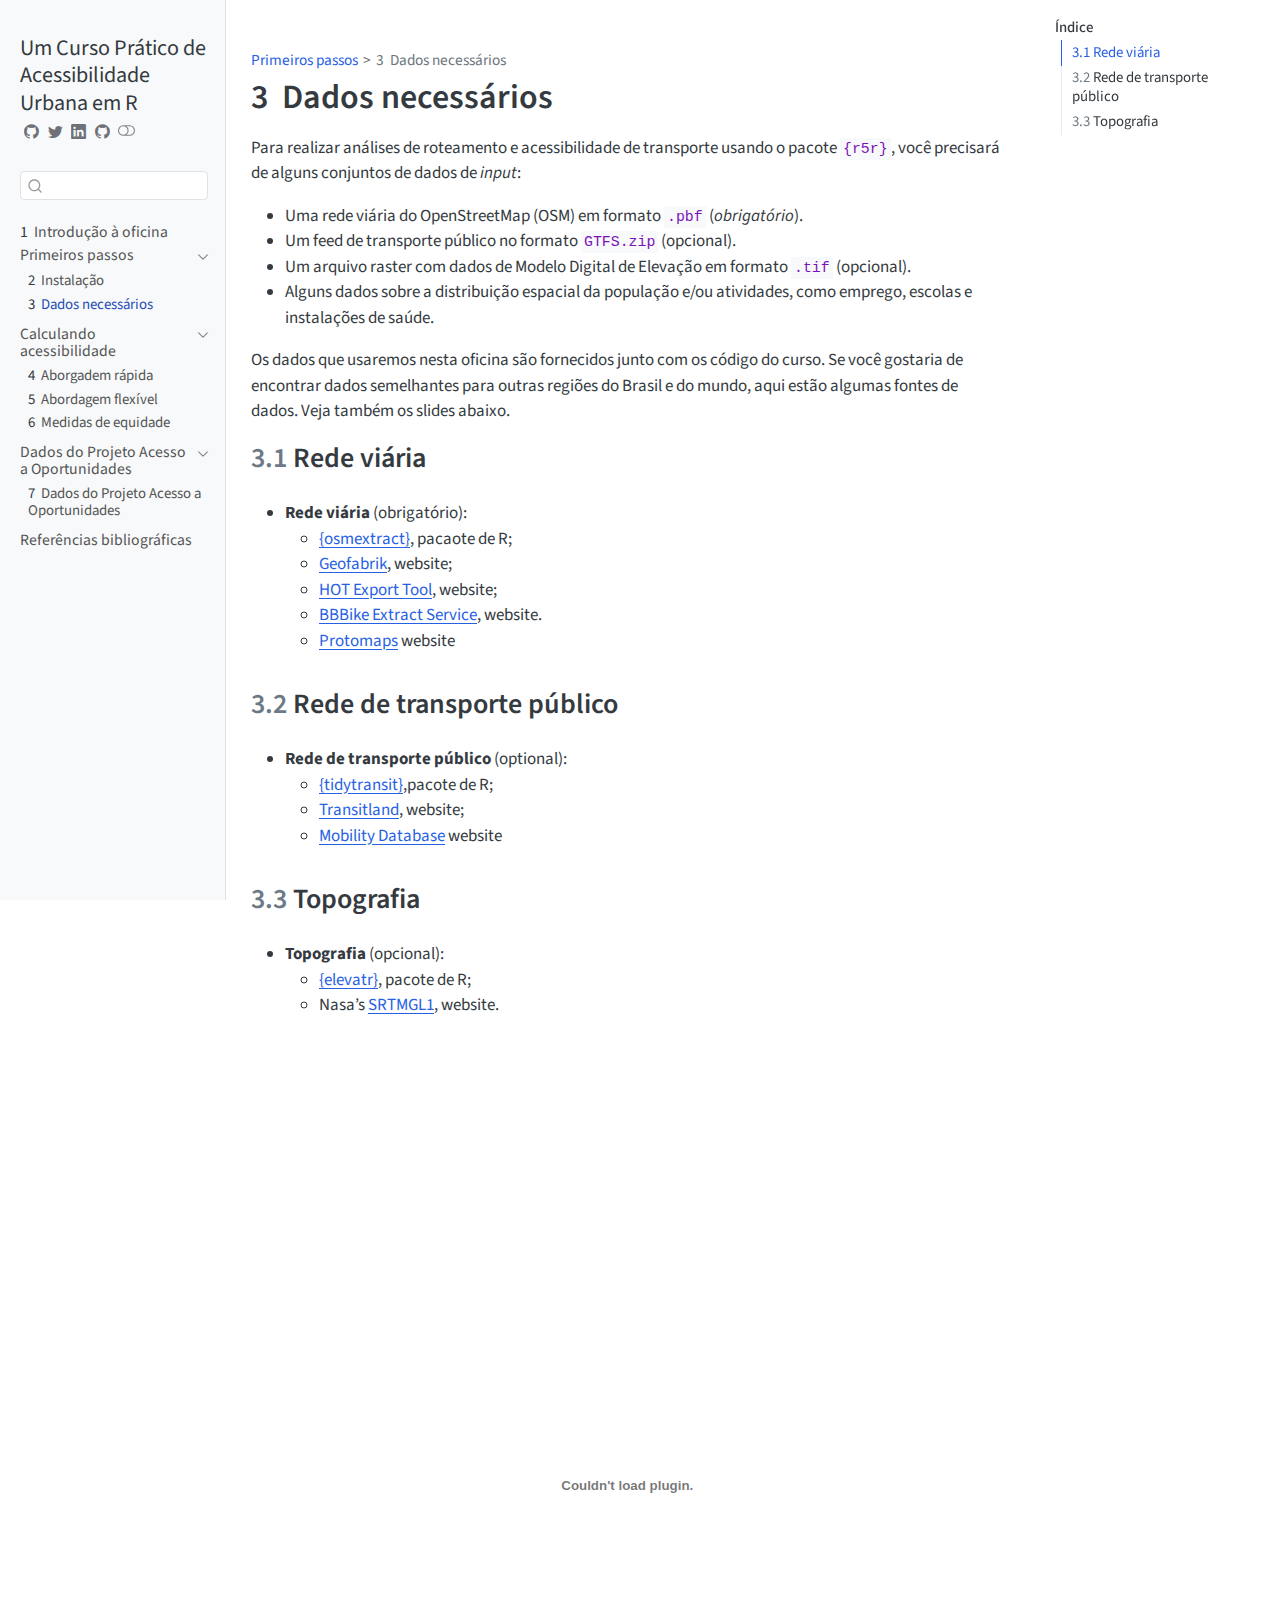
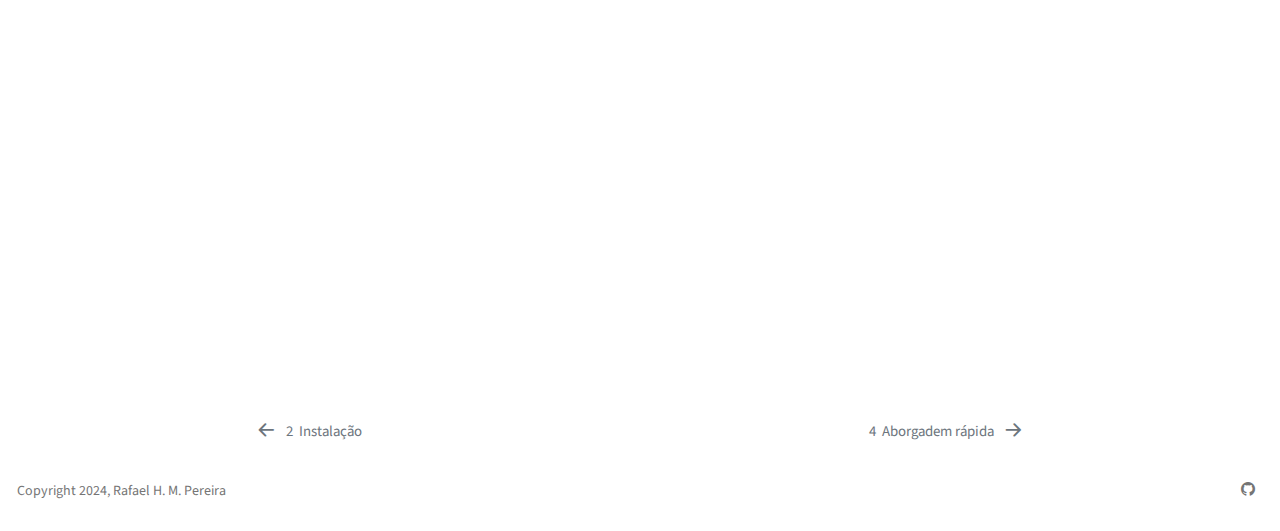
<file: docs/2.2_data_requirements.html>
<!DOCTYPE html>
<html xmlns="http://www.w3.org/1999/xhtml" lang="pt" xml:lang="pt"><head>

<meta charset="utf-8">
<meta name="generator" content="quarto-1.6.42">

<meta name="viewport" content="width=device-width, initial-scale=1.0, user-scalable=yes">


<title>3&nbsp; Dados necessários – Um Curso Prático de Acessibilidade Urbana em R</title>
<style>
code{white-space: pre-wrap;}
span.smallcaps{font-variant: small-caps;}
div.columns{display: flex; gap: min(4vw, 1.5em);}
div.column{flex: auto; overflow-x: auto;}
div.hanging-indent{margin-left: 1.5em; text-indent: -1.5em;}
ul.task-list{list-style: none;}
ul.task-list li input[type="checkbox"] {
  width: 0.8em;
  margin: 0 0.8em 0.2em -1em; /* quarto-specific, see https://github.com/quarto-dev/quarto-cli/issues/4556 */ 
  vertical-align: middle;
}
</style>


<script src="site_libs/quarto-nav/quarto-nav.js"></script>
<script src="site_libs/quarto-nav/headroom.min.js"></script>
<script src="site_libs/clipboard/clipboard.min.js"></script>
<script src="site_libs/quarto-search/autocomplete.umd.js"></script>
<script src="site_libs/quarto-search/fuse.min.js"></script>
<script src="site_libs/quarto-search/quarto-search.js"></script>
<meta name="quarto:offset" content="./">
<link href="./3.1_quick_approach.html" rel="next">
<link href="./2.1_installation.html" rel="prev">
<link href=".//images/favicon.png" rel="icon" type="image/png">
<script src="site_libs/quarto-html/quarto.js"></script>
<script src="site_libs/quarto-html/popper.min.js"></script>
<script src="site_libs/quarto-html/tippy.umd.min.js"></script>
<link href="site_libs/quarto-html/tippy.css" rel="stylesheet">
<link href="site_libs/quarto-html/quarto-syntax-highlighting-2f5df379a58b258e96c21c0638c20c03.css" rel="stylesheet" class="quarto-color-scheme" id="quarto-text-highlighting-styles">
<link href="site_libs/quarto-html/quarto-syntax-highlighting-dark-b53751a350365c71b6c909e95f209ed1.css" rel="prefetch" class="quarto-color-scheme quarto-color-alternate" id="quarto-text-highlighting-styles">
<script src="site_libs/bootstrap/bootstrap.min.js"></script>
<link href="site_libs/bootstrap/bootstrap-icons.css" rel="stylesheet">
<link href="site_libs/bootstrap/bootstrap-b343bb23504f009ddf7b24643a6af19a.min.css" rel="stylesheet" append-hash="true" class="quarto-color-scheme" id="quarto-bootstrap" data-mode="light">
<link href="site_libs/bootstrap/bootstrap-dark-93979c3dcdd8127e23eebb5e274d8c39.min.css" rel="prefetch" append-hash="true" class="quarto-color-scheme quarto-color-alternate" id="quarto-bootstrap" data-mode="dark">
<script id="quarto-search-options" type="application/json">{
  "location": "sidebar",
  "copy-button": false,
  "collapse-after": 3,
  "panel-placement": "start",
  "type": "textbox",
  "limit": 50,
  "keyboard-shortcut": [
    "f",
    "/",
    "s"
  ],
  "show-item-context": false,
  "language": {
    "search-no-results-text": "Nenhum resultado",
    "search-matching-documents-text": "documentos correspondentes",
    "search-copy-link-title": "Copiar link para a busca",
    "search-hide-matches-text": "Esconder correspondências adicionais",
    "search-more-match-text": "mais correspondência neste documento",
    "search-more-matches-text": "mais correspondências neste documento",
    "search-clear-button-title": "Limpar",
    "search-text-placeholder": "",
    "search-detached-cancel-button-title": "Cancelar",
    "search-submit-button-title": "Enviar",
    "search-label": "Procurar"
  }
}</script>


<link rel="stylesheet" href="styles.css">
<meta name="citation_title" content="[3]{.chapter-number}&nbsp; [Dados necessários]{.chapter-title}">
<meta name="citation_fulltext_html_url" content="https://ipeagit.github.io/oficina_acessibilidade_anpet_2024/2.2_data_requirements.html">
<meta name="citation_language" content="pt">
<meta name="citation_reference" content="citation_title=Accessibility evaluation of land-use and transport strategies: Review and research directions;,citation_author=Karst Geurs;,citation_author=Bert Wee;,citation_publication_date=2004-06;,citation_cover_date=2004-06;,citation_year=2004;,citation_issue=2;,citation_doi=10.1016/j.jtrangeo.2003.10.005;,citation_issn=09666923;,citation_volume=12;,citation_language=en-US;,citation_journal_title=Journal of Transport Geography;">
<meta name="citation_reference" content="citation_title=Calculating place-based transit accessibility: Methods, tools and algorithmic dependence;,citation_author=Christopher Higgins;,citation_author=Matthew Palm;,citation_author=Amber DeJohn;,citation_author=Luna Xi;,citation_author=James Vaughan;,citation_author=Steven Farber;,citation_author=Michael Widener;,citation_author=Eric Miller;,citation_publication_date=2022-02;,citation_cover_date=2022-02;,citation_year=2022;,citation_issue=1;,citation_doi=10.5198/jtlu.2022.2012;,citation_issn=1938-7849;,citation_volume=15;,citation_journal_title=Journal of Transport and Land Use;">
<meta name="citation_reference" content="citation_title=From mobility to accessibility: Transforming urban transportation and land-use planning;,citation_author=Jonathan Levine;,citation_author=Joe Grengs;,citation_author=Louis A. Merlin;,citation_publication_date=2019;,citation_cover_date=2019;,citation_year=2019;">
<meta name="citation_reference" content="citation_title=Towards a general theory of access;,citation_author=David M. Levinson;,citation_author=Hao Wu;,citation_publication_date=2020-06;,citation_cover_date=2020-06;,citation_year=2020;,citation_issue=1;,citation_doi=10.5198/jtlu.2020.1660;,citation_issn=1938-7849;,citation_volume=13;,citation_journal_title=Journal of Transport and Land Use;">
<meta name="citation_reference" content="citation_title=Transport access manual: A guide for measuring connection between people and places;,citation_author=David Levinson;,citation_author=David King;,citation_publication_date=2020;,citation_cover_date=2020;,citation_year=2020;,citation_fulltext_html_url=https://ses.library.usyd.edu.au/handle/2123/23733;">
<meta name="citation_reference" content="citation_title=A method to evaluate equitable accessibility: Combining ethical theories and accessibility-based approaches;,citation_author=Karen Lucas;,citation_author=Bert Wee;,citation_author=Kees Maat;,citation_publication_date=2016-05;,citation_cover_date=2016-05;,citation_year=2016;,citation_issue=3;,citation_doi=10.1007/s11116-015-9585-2;,citation_issn=1572-9435;,citation_volume=43;,citation_journal_title=Transportation;">
<meta name="citation_reference" content="citation_title=Transport poverty and its adverse social consequences;,citation_author=Karen Lucas;,citation_author=Giulio Mattioli;,citation_author=Ersilia Verlinghieri;,citation_author=Alvaro Guzman;,citation_publication_date=2016-12;,citation_cover_date=2016-12;,citation_year=2016;,citation_issue=6;,citation_doi=10.1680/jtran.15.00073;,citation_issn=0965-092X, 1751-7710;,citation_volume=169;,citation_journal_title=Proceedings of the Institution of Civil Engineers - Transport;">
<meta name="citation_reference" content="citation_title=Accessibility: Measurement and application in transportation planning;,citation_author=Eric J. Miller;,citation_publication_date=2018-09;,citation_cover_date=2018-09;,citation_year=2018;,citation_issue=5;,citation_doi=10.1080/01441647.2018.1492778;,citation_issn=0144-1647;,citation_volume=38;,citation_journal_title=Transport Reviews;,citation_publisher=Routledge;">
<meta name="citation_reference" content="citation_title=Measuring accessibility: Positive and normative implementations of various accessibility indicators;,citation_author=Antonio Páez;,citation_author=Darren M. Scott;,citation_author=Catherine Morency;,citation_publication_date=2012-11;,citation_cover_date=2012-11;,citation_year=2012;,citation_doi=10.1016/j.jtrangeo.2012.03.016;,citation_issn=09666923;,citation_volume=25;,citation_language=en-US;,citation_journal_title=Journal of Transport Geography;">
<meta name="citation_reference" content="citation_title=Accessibility instruments for planning practice: A review of European experiences;,citation_author=Enrica Papa;,citation_author=Cecilia Silva;,citation_author=Marco Te Brömmelstroet;,citation_author=Angela Hull;,citation_publication_date=2015-06;,citation_cover_date=2015-06;,citation_year=2015;,citation_doi=10.5198/jtlu.2015.585;,citation_issn=1938-7849;,citation_journal_title=Journal of Transport and Land Use;">
<meta name="citation_reference" content="citation_title=Distributive justice and equity in transportation;,citation_author=Rafael H. M. Pereira;,citation_author=Tim Schwanen;,citation_author=David Banister;,citation_publication_date=2017;,citation_cover_date=2017;,citation_year=2017;,citation_issue=2;,citation_doi=10.1080/01441647.2016.1257660;,citation_issn=0144-1647, 1464-5327;,citation_volume=37;,citation_journal_title=Transport Reviews;">
<meta name="citation_reference" content="citation_title=R5r: Rapid Realistic Routing on Multimodal Transport Networks with R&amp;amp;amp;lt;sup&amp;gt;5&amp;lt;/sup&amp;gt; in R;,citation_author=Rafael H. M. Pereira;,citation_author=Marcus Saraiva;,citation_author=Daniel Herszenhut;,citation_author=Carlos Kaue Vieira Braga;,citation_author=Matthew Wigginton Conway;,citation_publication_date=2021-03;,citation_cover_date=2021-03;,citation_year=2021;,citation_doi=10.32866/001c.21262;,citation_journal_title=Transport Findings;,citation_publisher=Network Design Lab;">
<meta name="citation_reference" content="citation_title=Transportation Equity;,citation_author=Rafael H. M. Pereira;,citation_author=Alex Karner;,citation_editor=Roger Vickerman;,citation_publication_date=2021-01;,citation_cover_date=2021-01;,citation_year=2021;,citation_doi=10.1016/B978-0-08-102671-7.10053-3;,citation_isbn=978-0-08-102672-4;,citation_language=en-US;,citation_inbook_title=International Encyclopedia of Transportation;">
<meta name="citation_reference" content="citation_title=Accessibility: Transport Accessibility Measures;,citation_author=Rafael H. M. Pereira;,citation_author=Daniel Herszenhut;,citation_publication_date=2022;,citation_cover_date=2022;,citation_year=2022;">
<meta name="citation_reference" content="citation_title=Aopdata: Data from the Access to Opportunities Project;,citation_author=Rafael H. M. Pereira;,citation_author=Daniel Herszenhut;,citation_author=Carlos K. V. Braga;,citation_author=Diego B. Tomasiello;,citation_author=Marcus Saraiva;,citation_publication_date=2022;,citation_cover_date=2022;,citation_year=2022;">
<meta name="citation_reference" content="citation_title=Accessibility instruments in planning practice: Bridging the implementation gap;,citation_author=Cecília Silva;,citation_author=Luca Bertolini;,citation_author=Marco Brömmelstroet;,citation_author=Dimitris Milakis;,citation_author=Enrica Papa;,citation_publication_date=2017-01;,citation_cover_date=2017-01;,citation_year=2017;,citation_doi=10.1016/j.tranpol.2016.09.006;,citation_issn=0967-070X;,citation_volume=53;,citation_journal_title=Transport Policy;">
<meta name="citation_reference" content="citation_title=Transport Modes and Accessibility;,citation_author=Bert Wee;,citation_editor=Roger Vickerman;,citation_publication_date=2021-01;,citation_cover_date=2021-01;,citation_year=2021;,citation_doi=10.1016/B978-0-08-102671-7.10402-6;,citation_isbn=978-0-08-102672-4;,citation_inbook_title=International Encyclopedia of Transportation;">
<meta name="citation_reference" content="citation_title=Accessibility and equity: A conceptual framework and research agenda;,citation_author=Bert Wee;,citation_publication_date=2022-10;,citation_cover_date=2022-10;,citation_year=2022;,citation_doi=10.1016/j.jtrangeo.2022.103421;,citation_issn=09666923;,citation_volume=104;,citation_journal_title=Journal of Transport Geography;">
<meta name="citation_reference" content="citation_title=Advances and pitfalls in measuring transportation equity;,citation_author=Alex Karner;,citation_author=Rafael H. M. Pereira;,citation_author=Steven Farber;,citation_publication_date=2024-01;,citation_cover_date=2024-01;,citation_year=2024;,citation_doi=10.1007/s11116-023-10460-7;,citation_issn=1572-9435;,citation_language=en-US;,citation_journal_title=Transportation;">
<meta name="citation_reference" content="citation_title=Future accessibility impacts of transport policy scenarios: Equity and sensitivity to travel time thresholds for bus rapid transit expansion in rio de janeiro;,citation_author=Rafael H. M. Pereira;,citation_publication_date=2019;,citation_cover_date=2019;,citation_year=2019;,citation_fulltext_html_url=http://www.sciencedirect.com/science/article/pii/S0966692318302047;,citation_doi=https://doi.org/10.1016/j.jtrangeo.2018.12.005;,citation_issn=0966-6923;,citation_volume=74;,citation_journal_title=Journal of Transport Geography;">
<meta name="citation_reference" content="citation_title=A time interval metric for cumulative opportunity accessibility;,citation_author=Diego Bogado Tomasiello;,citation_author=Daniel Herszenhut;,citation_author=João Lucas Albuquerque Oliveira;,citation_author=Carlos Kaue Vieira Braga;,citation_author=Rafael H. M. Pereira;,citation_publication_date=2023-08;,citation_cover_date=2023-08;,citation_year=2023;,citation_doi=10.1016/j.apgeog.2023.103007;,citation_issn=0143-6228;,citation_volume=157;,citation_journal_title=Applied Geography;">
<meta name="citation_reference" content="citation_title=A Class of Decomposable Poverty Measures;,citation_author=James Foster;,citation_author=Joel Greer;,citation_author=Erik Thorbecke;,citation_publication_date=1984;,citation_cover_date=1984;,citation_year=1984;,citation_fulltext_html_url=https://www.jstor.org/stable/1913475;,citation_issue=3;,citation_doi=10.2307/1913475;,citation_issn=0012-9682;,citation_volume=52;,citation_journal_title=Econometrica;,citation_publisher=[Wiley, Econometric Society];">
<meta name="citation_reference" content="citation_title=Measuring transport equity;,citation_author=Karen Lucas;,citation_author=Karel Martens;,citation_author=Floridea Di Ciommo;,citation_author=Ariane Dupont-Kieffer;,citation_publication_date=2019;,citation_cover_date=2019;,citation_year=2019;">
<meta name="citation_reference" content="citation_title=Introduction to urban accessibility: A practical guide with r;,citation_author=Rafael H. M. Pereira;,citation_author=Daniel Herszenhut;,citation_publication_date=2023;,citation_cover_date=2023;,citation_year=2023;,citation_fulltext_html_url=https://ipeagit.github.io/intro_access_book/index.en.html;,citation_doi=10.38116/9786556350653;,citation_isbn=978-65-5635-065-3;">
<meta name="citation_reference" content="citation_title=Evidence-Based Transit and Land Use Sketch Planning Using Interactive Accessibility Methods on Combined Schedule and Headway-Based Networks;,citation_author=Matthew Wigginton Conway;,citation_author=Andrew Byrd;,citation_author=Marco Linden;,citation_publication_date=2017-01;,citation_cover_date=2017-01;,citation_year=2017;,citation_issue=1;,citation_doi=10.3141/2653-06;,citation_issn=0361-1981, 2169-4052;,citation_volume=2653;,citation_journal_title=Transportation Research Record: Journal of the Transportation Research Board;">
</head>

<body class="nav-sidebar docked">

<div id="quarto-search-results"></div>
  <header id="quarto-header" class="headroom fixed-top">
  <nav class="quarto-secondary-nav">
    <div class="container-fluid d-flex">
      <button type="button" class="quarto-btn-toggle btn" data-bs-toggle="collapse" role="button" data-bs-target=".quarto-sidebar-collapse-item" aria-controls="quarto-sidebar" aria-expanded="false" aria-label="Alternar barra lateral" onclick="if (window.quartoToggleHeadroom) { window.quartoToggleHeadroom(); }">
        <i class="bi bi-layout-text-sidebar-reverse"></i>
      </button>
        <nav class="quarto-page-breadcrumbs" aria-label="breadcrumb"><ol class="breadcrumb"><li class="breadcrumb-item"><a href="./2.1_installation.html">Primeiros passos</a></li><li class="breadcrumb-item"><a href="./2.2_data_requirements.html"><span class="chapter-number">3</span>&nbsp; <span class="chapter-title">Dados necessários</span></a></li></ol></nav>
        <a class="flex-grow-1" role="navigation" data-bs-toggle="collapse" data-bs-target=".quarto-sidebar-collapse-item" aria-controls="quarto-sidebar" aria-expanded="false" aria-label="Alternar barra lateral" onclick="if (window.quartoToggleHeadroom) { window.quartoToggleHeadroom(); }">      
        </a>
      <button type="button" class="btn quarto-search-button" aria-label="Procurar" onclick="window.quartoOpenSearch();">
        <i class="bi bi-search"></i>
      </button>
    </div>
  </nav>
</header>
<!-- content -->
<div id="quarto-content" class="quarto-container page-columns page-rows-contents page-layout-article">
<!-- sidebar -->
  <nav id="quarto-sidebar" class="sidebar collapse collapse-horizontal quarto-sidebar-collapse-item sidebar-navigation docked overflow-auto">
    <div class="pt-lg-2 mt-2 text-left sidebar-header">
    <div class="sidebar-title mb-0 py-0">
      <a href="./">Um Curso Prático de Acessibilidade Urbana em R</a> 
        <div class="sidebar-tools-main tools-wide">
    <a href="https://github.com/ipeaGIT/oficina_acessibilidade_anpet_2024" title="Github" class="quarto-navigation-tool px-1" aria-label="Github"><i class="bi bi-github"></i></a>
    <a href="https://x.com/UrbanDemog" title="twitter" class="quarto-navigation-tool px-1" aria-label="twitter"><i class="bi bi-twitter"></i></a>
    <a href="https://www.linkedin.com/in/rafael-h-m-pereira/" title="linkedin" class="quarto-navigation-tool px-1" aria-label="linkedin"><i class="bi bi-linkedin"></i></a>
    <a href="https://github.com/ipeaGIT/oficina_acessibilidade_anpet_2024" title="Código fonte" class="quarto-navigation-tool px-1" aria-label="Código fonte"><i class="bi bi-github"></i></a>
  <a href="" class="quarto-color-scheme-toggle quarto-navigation-tool  px-1" onclick="window.quartoToggleColorScheme(); return false;" title="Alternar modo escuro"><i class="bi"></i></a>
</div>
    </div>
      </div>
        <div class="mt-2 flex-shrink-0 align-items-center">
        <div class="sidebar-search">
        <div id="quarto-search" class="" title="Procurar"></div>
        </div>
        </div>
    <div class="sidebar-menu-container"> 
    <ul class="list-unstyled mt-1">
        <li class="sidebar-item">
  <div class="sidebar-item-container"> 
  <a href="./index.html" class="sidebar-item-text sidebar-link">
 <span class="menu-text"><span class="chapter-number">1</span>&nbsp; <span class="chapter-title">Introdução à oficina</span></span></a>
  </div>
</li>
        <li class="sidebar-item sidebar-item-section">
      <div class="sidebar-item-container"> 
            <a class="sidebar-item-text sidebar-link text-start" data-bs-toggle="collapse" data-bs-target="#quarto-sidebar-section-1" role="navigation" aria-expanded="true">
 <span class="menu-text">Primeiros passos</span></a>
          <a class="sidebar-item-toggle text-start" data-bs-toggle="collapse" data-bs-target="#quarto-sidebar-section-1" role="navigation" aria-expanded="true" aria-label="Alternar seção">
            <i class="bi bi-chevron-right ms-2"></i>
          </a> 
      </div>
      <ul id="quarto-sidebar-section-1" class="collapse list-unstyled sidebar-section depth1 show">  
          <li class="sidebar-item">
  <div class="sidebar-item-container"> 
  <a href="./2.1_installation.html" class="sidebar-item-text sidebar-link">
 <span class="menu-text"><span class="chapter-number">2</span>&nbsp; <span class="chapter-title">Instalação</span></span></a>
  </div>
</li>
          <li class="sidebar-item">
  <div class="sidebar-item-container"> 
  <a href="./2.2_data_requirements.html" class="sidebar-item-text sidebar-link active">
 <span class="menu-text"><span class="chapter-number">3</span>&nbsp; <span class="chapter-title">Dados necessários</span></span></a>
  </div>
</li>
      </ul>
  </li>
        <li class="sidebar-item sidebar-item-section">
      <div class="sidebar-item-container"> 
            <a class="sidebar-item-text sidebar-link text-start" data-bs-toggle="collapse" data-bs-target="#quarto-sidebar-section-2" role="navigation" aria-expanded="true">
 <span class="menu-text">Calculando acessibilidade</span></a>
          <a class="sidebar-item-toggle text-start" data-bs-toggle="collapse" data-bs-target="#quarto-sidebar-section-2" role="navigation" aria-expanded="true" aria-label="Alternar seção">
            <i class="bi bi-chevron-right ms-2"></i>
          </a> 
      </div>
      <ul id="quarto-sidebar-section-2" class="collapse list-unstyled sidebar-section depth1 show">  
          <li class="sidebar-item">
  <div class="sidebar-item-container"> 
  <a href="./3.1_quick_approach.html" class="sidebar-item-text sidebar-link">
 <span class="menu-text"><span class="chapter-number">4</span>&nbsp; <span class="chapter-title">Aborgadem rápida</span></span></a>
  </div>
</li>
          <li class="sidebar-item">
  <div class="sidebar-item-container"> 
  <a href="./3.2_flexible_approach.html" class="sidebar-item-text sidebar-link">
 <span class="menu-text"><span class="chapter-number">5</span>&nbsp; <span class="chapter-title">Abordagem flexível</span></span></a>
  </div>
</li>
          <li class="sidebar-item">
  <div class="sidebar-item-container"> 
  <a href="./3.3_equity_measures.html" class="sidebar-item-text sidebar-link">
 <span class="menu-text"><span class="chapter-number">6</span>&nbsp; <span class="chapter-title">Medidas de equidade</span></span></a>
  </div>
</li>
      </ul>
  </li>
        <li class="sidebar-item sidebar-item-section">
      <div class="sidebar-item-container"> 
            <a class="sidebar-item-text sidebar-link text-start" data-bs-toggle="collapse" data-bs-target="#quarto-sidebar-section-3" role="navigation" aria-expanded="true">
 <span class="menu-text">Dados do Projeto Acesso a Oportunidades</span></a>
          <a class="sidebar-item-toggle text-start" data-bs-toggle="collapse" data-bs-target="#quarto-sidebar-section-3" role="navigation" aria-expanded="true" aria-label="Alternar seção">
            <i class="bi bi-chevron-right ms-2"></i>
          </a> 
      </div>
      <ul id="quarto-sidebar-section-3" class="collapse list-unstyled sidebar-section depth1 show">  
          <li class="sidebar-item">
  <div class="sidebar-item-container"> 
  <a href="./4_aopdata_acessibilidade.html" class="sidebar-item-text sidebar-link">
 <span class="menu-text"><span class="chapter-number">7</span>&nbsp; <span class="chapter-title">Dados do Projeto Acesso a Oportunidades</span></span></a>
  </div>
</li>
      </ul>
  </li>
        <li class="sidebar-item">
  <div class="sidebar-item-container"> 
  <a href="./references.html" class="sidebar-item-text sidebar-link">
 <span class="menu-text">Referências bibliográficas</span></a>
  </div>
</li>
    </ul>
    </div>
</nav>
<div id="quarto-sidebar-glass" class="quarto-sidebar-collapse-item" data-bs-toggle="collapse" data-bs-target=".quarto-sidebar-collapse-item"></div>
<!-- margin-sidebar -->
    <div id="quarto-margin-sidebar" class="sidebar margin-sidebar">
        <nav id="TOC" role="doc-toc" class="toc-active">
    <h2 id="toc-title">Índice</h2>
  <ul>
  <li><a href="#rede-viária" id="toc-rede-viária" class="nav-link active" data-scroll-target="#rede-viária"><span class="header-section-number">3.1</span> Rede viária</a></li>
  <li><a href="#rede-de-transporte-público" id="toc-rede-de-transporte-público" class="nav-link" data-scroll-target="#rede-de-transporte-público"><span class="header-section-number">3.2</span> Rede de transporte público</a></li>
  <li><a href="#topografia" id="toc-topografia" class="nav-link" data-scroll-target="#topografia"><span class="header-section-number">3.3</span> Topografia</a></li>
  </ul>
</nav>
    </div>
<!-- main -->
<div class="quarto-about-solana column-body">
  <div class="about-entity">
    <div class="entity-contents">
      <header id="title-block-header" class="quarto-title-block default"><nav class="quarto-page-breadcrumbs quarto-title-breadcrumbs d-none d-lg-block" aria-label="breadcrumb"><ol class="breadcrumb"><li class="breadcrumb-item"><a href="./2.1_installation.html">Primeiros passos</a></li><li class="breadcrumb-item"><a href="./2.2_data_requirements.html"><span class="chapter-number">3</span>&nbsp; <span class="chapter-title">Dados necessários</span></a></li></ol></nav>
<div class="quarto-title">
<h1 class="title"><span class="chapter-number">3</span>&nbsp; <span class="chapter-title">Dados necessários</span></h1>
</div>
<div class="quarto-title-meta">
  </div>
</header> 
      <div class="about-contents"><main class="content" id="quarto-document-content">

<p>Para realizar análises de roteamento e acessibilidade de transporte usando o pacote <code>{r5r}</code>, você precisará de alguns conjuntos de dados de <em>input</em>:</p>
<ul>
<li>Uma rede viária do OpenStreetMap (OSM) em formato <code>.pbf</code> (<em>obrigatório</em>).</li>
<li>Um feed de transporte público no formato <code>GTFS.zip</code> (opcional).</li>
<li>Um arquivo raster com dados de Modelo Digital de Elevação em formato <code>.tif</code> (opcional).</li>
<li>Alguns dados sobre a distribuição espacial da população e/ou atividades, como emprego, escolas e instalações de saúde.</li>
</ul>
<p>Os dados que usaremos nesta oficina são fornecidos junto com os código do curso. Se você gostaria de encontrar dados semelhantes para outras regiões do Brasil e do mundo, aqui estão algumas fontes de dados. Veja também os slides abaixo.</p>
<section id="rede-viária" class="level2" data-number="3.1">
<h2 data-number="3.1" data-anchor-id="rede-viária"><span class="header-section-number">3.1</span> Rede viária</h2>
<ul>
<li><strong>Rede viária</strong> (obrigatório):
<ul>
<li><a href="https://docs.ropensci.org/osmextract/">{osmextract}</a>, pacaote de R;</li>
<li><a href="https://download.geofabrik.de/">Geofabrik</a>, website;</li>
<li><a href="https://export.hotosm.org/">HOT Export Tool</a>, website;</li>
<li><a href="https://extract.bbbike.org/">BBBike Extract Service</a>, website.</li>
<li><a href="https://protomaps.com/downloads/osm">Protomaps</a> website</li>
</ul></li>
</ul>
</section>
<section id="rede-de-transporte-público" class="level2" data-number="3.2">
<h2 data-number="3.2" data-anchor-id="rede-de-transporte-público"><span class="header-section-number">3.2</span> Rede de transporte público</h2>
<ul>
<li><strong>Rede de transporte público</strong> (optional):
<ul>
<li><a href="https://r-transit.github.io/tidytransit/">{tidytransit}</a>,pacote de R;</li>
<li><a href="https://www.transit.land/">Transitland</a>, website;</li>
<li><a href="https://database.mobilitydata.org/">Mobility Database</a> website</li>
</ul></li>
</ul>
</section>
<section id="topografia" class="level2" data-number="3.3">
<h2 data-number="3.3" data-anchor-id="topografia"><span class="header-section-number">3.3</span> Topografia</h2>
<ul>
<li><strong>Topografia</strong> (opcional):
<ul>
<li><a href="https://github.com/jhollist/elevatr">{elevatr}</a>, pacote de R;</li>
<li>Nasa’s <a href="https://lpdaac.usgs.gov/products/srtmgl1v003/">SRTMGL1</a>, website.</li>
</ul></li>
</ul>
<p>
<embed src="slides/2_data_requirements.pdf" style="width:100.0%;height:100vh;">
</p>


</section>
</main></div>
    </div>
  </div>
</div>
 <!-- /main -->
<script id="quarto-html-after-body" type="application/javascript">
window.document.addEventListener("DOMContentLoaded", function (event) {
  const toggleBodyColorMode = (bsSheetEl) => {
    const mode = bsSheetEl.getAttribute("data-mode");
    const bodyEl = window.document.querySelector("body");
    if (mode === "dark") {
      bodyEl.classList.add("quarto-dark");
      bodyEl.classList.remove("quarto-light");
    } else {
      bodyEl.classList.add("quarto-light");
      bodyEl.classList.remove("quarto-dark");
    }
  }
  const toggleBodyColorPrimary = () => {
    const bsSheetEl = window.document.querySelector("link#quarto-bootstrap");
    if (bsSheetEl) {
      toggleBodyColorMode(bsSheetEl);
    }
  }
  toggleBodyColorPrimary();  
  const disableStylesheet = (stylesheets) => {
    for (let i=0; i < stylesheets.length; i++) {
      const stylesheet = stylesheets[i];
      stylesheet.rel = 'prefetch';
    }
  }
  const enableStylesheet = (stylesheets) => {
    for (let i=0; i < stylesheets.length; i++) {
      const stylesheet = stylesheets[i];
      stylesheet.rel = 'stylesheet';
    }
  }
  const manageTransitions = (selector, allowTransitions) => {
    const els = window.document.querySelectorAll(selector);
    for (let i=0; i < els.length; i++) {
      const el = els[i];
      if (allowTransitions) {
        el.classList.remove('notransition');
      } else {
        el.classList.add('notransition');
      }
    }
  }
  const toggleGiscusIfUsed = (isAlternate, darkModeDefault) => {
    const baseTheme = document.querySelector('#giscus-base-theme')?.value ?? 'light';
    const alternateTheme = document.querySelector('#giscus-alt-theme')?.value ?? 'dark';
    let newTheme = '';
    if(darkModeDefault) {
      newTheme = isAlternate ? baseTheme : alternateTheme;
    } else {
      newTheme = isAlternate ? alternateTheme : baseTheme;
    }
    const changeGiscusTheme = () => {
      // From: https://github.com/giscus/giscus/issues/336
      const sendMessage = (message) => {
        const iframe = document.querySelector('iframe.giscus-frame');
        if (!iframe) return;
        iframe.contentWindow.postMessage({ giscus: message }, 'https://giscus.app');
      }
      sendMessage({
        setConfig: {
          theme: newTheme
        }
      });
    }
    const isGiscussLoaded = window.document.querySelector('iframe.giscus-frame') !== null;
    if (isGiscussLoaded) {
      changeGiscusTheme();
    }
  }
  const toggleColorMode = (alternate) => {
    // Switch the stylesheets
    const alternateStylesheets = window.document.querySelectorAll('link.quarto-color-scheme.quarto-color-alternate');
    manageTransitions('#quarto-margin-sidebar .nav-link', false);
    if (alternate) {
      enableStylesheet(alternateStylesheets);
      for (const sheetNode of alternateStylesheets) {
        if (sheetNode.id === "quarto-bootstrap") {
          toggleBodyColorMode(sheetNode);
        }
      }
    } else {
      disableStylesheet(alternateStylesheets);
      toggleBodyColorPrimary();
    }
    manageTransitions('#quarto-margin-sidebar .nav-link', true);
    // Switch the toggles
    const toggles = window.document.querySelectorAll('.quarto-color-scheme-toggle');
    for (let i=0; i < toggles.length; i++) {
      const toggle = toggles[i];
      if (toggle) {
        if (alternate) {
          toggle.classList.add("alternate");     
        } else {
          toggle.classList.remove("alternate");
        }
      }
    }
    // Hack to workaround the fact that safari doesn't
    // properly recolor the scrollbar when toggling (#1455)
    if (navigator.userAgent.indexOf('Safari') > 0 && navigator.userAgent.indexOf('Chrome') == -1) {
      manageTransitions("body", false);
      window.scrollTo(0, 1);
      setTimeout(() => {
        window.scrollTo(0, 0);
        manageTransitions("body", true);
      }, 40);  
    }
  }
  const isFileUrl = () => { 
    return window.location.protocol === 'file:';
  }
  const hasAlternateSentinel = () => {  
    let styleSentinel = getColorSchemeSentinel();
    if (styleSentinel !== null) {
      return styleSentinel === "alternate";
    } else {
      return false;
    }
  }
  const setStyleSentinel = (alternate) => {
    const value = alternate ? "alternate" : "default";
    if (!isFileUrl()) {
      window.localStorage.setItem("quarto-color-scheme", value);
    } else {
      localAlternateSentinel = value;
    }
  }
  const getColorSchemeSentinel = () => {
    if (!isFileUrl()) {
      const storageValue = window.localStorage.getItem("quarto-color-scheme");
      return storageValue != null ? storageValue : localAlternateSentinel;
    } else {
      return localAlternateSentinel;
    }
  }
  const darkModeDefault = false;
  let localAlternateSentinel = darkModeDefault ? 'alternate' : 'default';
  // Dark / light mode switch
  window.quartoToggleColorScheme = () => {
    // Read the current dark / light value 
    let toAlternate = !hasAlternateSentinel();
    toggleColorMode(toAlternate);
    setStyleSentinel(toAlternate);
    toggleGiscusIfUsed(toAlternate, darkModeDefault);
  };
  // Ensure there is a toggle, if there isn't float one in the top right
  if (window.document.querySelector('.quarto-color-scheme-toggle') === null) {
    const a = window.document.createElement('a');
    a.classList.add('top-right');
    a.classList.add('quarto-color-scheme-toggle');
    a.href = "";
    a.onclick = function() { try { window.quartoToggleColorScheme(); } catch {} return false; };
    const i = window.document.createElement("i");
    i.classList.add('bi');
    a.appendChild(i);
    window.document.body.appendChild(a);
  }
  // Switch to dark mode if need be
  if (hasAlternateSentinel()) {
    toggleColorMode(true);
  } else {
    toggleColorMode(false);
  }
  const isCodeAnnotation = (el) => {
    for (const clz of el.classList) {
      if (clz.startsWith('code-annotation-')) {                     
        return true;
      }
    }
    return false;
  }
  const onCopySuccess = function(e) {
    // button target
    const button = e.trigger;
    // don't keep focus
    button.blur();
    // flash "checked"
    button.classList.add('code-copy-button-checked');
    var currentTitle = button.getAttribute("title");
    button.setAttribute("title", "Copiada");
    let tooltip;
    if (window.bootstrap) {
      button.setAttribute("data-bs-toggle", "tooltip");
      button.setAttribute("data-bs-placement", "left");
      button.setAttribute("data-bs-title", "Copiada");
      tooltip = new bootstrap.Tooltip(button, 
        { trigger: "manual", 
          customClass: "code-copy-button-tooltip",
          offset: [0, -8]});
      tooltip.show();    
    }
    setTimeout(function() {
      if (tooltip) {
        tooltip.hide();
        button.removeAttribute("data-bs-title");
        button.removeAttribute("data-bs-toggle");
        button.removeAttribute("data-bs-placement");
      }
      button.setAttribute("title", currentTitle);
      button.classList.remove('code-copy-button-checked');
    }, 1000);
    // clear code selection
    e.clearSelection();
  }
  const getTextToCopy = function(trigger) {
      const codeEl = trigger.previousElementSibling.cloneNode(true);
      for (const childEl of codeEl.children) {
        if (isCodeAnnotation(childEl)) {
          childEl.remove();
        }
      }
      return codeEl.innerText;
  }
  const clipboard = new window.ClipboardJS('.code-copy-button:not([data-in-quarto-modal])', {
    text: getTextToCopy
  });
  clipboard.on('success', onCopySuccess);
  if (window.document.getElementById('quarto-embedded-source-code-modal')) {
    const clipboardModal = new window.ClipboardJS('.code-copy-button[data-in-quarto-modal]', {
      text: getTextToCopy,
      container: window.document.getElementById('quarto-embedded-source-code-modal')
    });
    clipboardModal.on('success', onCopySuccess);
  }
    var localhostRegex = new RegExp(/^(?:http|https):\/\/localhost\:?[0-9]*\//);
    var mailtoRegex = new RegExp(/^mailto:/);
      var filterRegex = new RegExp("https:\/\/ipeagit\.github\.io\/oficina_acessibilidade_anpet_2024\/");
    var isInternal = (href) => {
        return filterRegex.test(href) || localhostRegex.test(href) || mailtoRegex.test(href);
    }
    // Inspect non-navigation links and adorn them if external
 	var links = window.document.querySelectorAll('a[href]:not(.nav-link):not(.navbar-brand):not(.toc-action):not(.sidebar-link):not(.sidebar-item-toggle):not(.pagination-link):not(.no-external):not([aria-hidden]):not(.dropdown-item):not(.quarto-navigation-tool):not(.about-link)');
    for (var i=0; i<links.length; i++) {
      const link = links[i];
      if (!isInternal(link.href)) {
        // undo the damage that might have been done by quarto-nav.js in the case of
        // links that we want to consider external
        if (link.dataset.originalHref !== undefined) {
          link.href = link.dataset.originalHref;
        }
      }
    }
  function tippyHover(el, contentFn, onTriggerFn, onUntriggerFn) {
    const config = {
      allowHTML: true,
      maxWidth: 500,
      delay: 100,
      arrow: false,
      appendTo: function(el) {
          return el.parentElement;
      },
      interactive: true,
      interactiveBorder: 10,
      theme: 'quarto',
      placement: 'bottom-start',
    };
    if (contentFn) {
      config.content = contentFn;
    }
    if (onTriggerFn) {
      config.onTrigger = onTriggerFn;
    }
    if (onUntriggerFn) {
      config.onUntrigger = onUntriggerFn;
    }
    window.tippy(el, config); 
  }
  const noterefs = window.document.querySelectorAll('a[role="doc-noteref"]');
  for (var i=0; i<noterefs.length; i++) {
    const ref = noterefs[i];
    tippyHover(ref, function() {
      // use id or data attribute instead here
      let href = ref.getAttribute('data-footnote-href') || ref.getAttribute('href');
      try { href = new URL(href).hash; } catch {}
      const id = href.replace(/^#\/?/, "");
      const note = window.document.getElementById(id);
      if (note) {
        return note.innerHTML;
      } else {
        return "";
      }
    });
  }
  const xrefs = window.document.querySelectorAll('a.quarto-xref');
  const processXRef = (id, note) => {
    // Strip column container classes
    const stripColumnClz = (el) => {
      el.classList.remove("page-full", "page-columns");
      if (el.children) {
        for (const child of el.children) {
          stripColumnClz(child);
        }
      }
    }
    stripColumnClz(note)
    if (id === null || id.startsWith('sec-')) {
      // Special case sections, only their first couple elements
      const container = document.createElement("div");
      if (note.children && note.children.length > 2) {
        container.appendChild(note.children[0].cloneNode(true));
        for (let i = 1; i < note.children.length; i++) {
          const child = note.children[i];
          if (child.tagName === "P" && child.innerText === "") {
            continue;
          } else {
            container.appendChild(child.cloneNode(true));
            break;
          }
        }
        if (window.Quarto?.typesetMath) {
          window.Quarto.typesetMath(container);
        }
        return container.innerHTML
      } else {
        if (window.Quarto?.typesetMath) {
          window.Quarto.typesetMath(note);
        }
        return note.innerHTML;
      }
    } else {
      // Remove any anchor links if they are present
      const anchorLink = note.querySelector('a.anchorjs-link');
      if (anchorLink) {
        anchorLink.remove();
      }
      if (window.Quarto?.typesetMath) {
        window.Quarto.typesetMath(note);
      }
      if (note.classList.contains("callout")) {
        return note.outerHTML;
      } else {
        return note.innerHTML;
      }
    }
  }
  for (var i=0; i<xrefs.length; i++) {
    const xref = xrefs[i];
    tippyHover(xref, undefined, function(instance) {
      instance.disable();
      let url = xref.getAttribute('href');
      let hash = undefined; 
      if (url.startsWith('#')) {
        hash = url;
      } else {
        try { hash = new URL(url).hash; } catch {}
      }
      if (hash) {
        const id = hash.replace(/^#\/?/, "");
        const note = window.document.getElementById(id);
        if (note !== null) {
          try {
            const html = processXRef(id, note.cloneNode(true));
            instance.setContent(html);
          } finally {
            instance.enable();
            instance.show();
          }
        } else {
          // See if we can fetch this
          fetch(url.split('#')[0])
          .then(res => res.text())
          .then(html => {
            const parser = new DOMParser();
            const htmlDoc = parser.parseFromString(html, "text/html");
            const note = htmlDoc.getElementById(id);
            if (note !== null) {
              const html = processXRef(id, note);
              instance.setContent(html);
            } 
          }).finally(() => {
            instance.enable();
            instance.show();
          });
        }
      } else {
        // See if we can fetch a full url (with no hash to target)
        // This is a special case and we should probably do some content thinning / targeting
        fetch(url)
        .then(res => res.text())
        .then(html => {
          const parser = new DOMParser();
          const htmlDoc = parser.parseFromString(html, "text/html");
          const note = htmlDoc.querySelector('main.content');
          if (note !== null) {
            // This should only happen for chapter cross references
            // (since there is no id in the URL)
            // remove the first header
            if (note.children.length > 0 && note.children[0].tagName === "HEADER") {
              note.children[0].remove();
            }
            const html = processXRef(null, note);
            instance.setContent(html);
          } 
        }).finally(() => {
          instance.enable();
          instance.show();
        });
      }
    }, function(instance) {
    });
  }
      let selectedAnnoteEl;
      const selectorForAnnotation = ( cell, annotation) => {
        let cellAttr = 'data-code-cell="' + cell + '"';
        let lineAttr = 'data-code-annotation="' +  annotation + '"';
        const selector = 'span[' + cellAttr + '][' + lineAttr + ']';
        return selector;
      }
      const selectCodeLines = (annoteEl) => {
        const doc = window.document;
        const targetCell = annoteEl.getAttribute("data-target-cell");
        const targetAnnotation = annoteEl.getAttribute("data-target-annotation");
        const annoteSpan = window.document.querySelector(selectorForAnnotation(targetCell, targetAnnotation));
        const lines = annoteSpan.getAttribute("data-code-lines").split(",");
        const lineIds = lines.map((line) => {
          return targetCell + "-" + line;
        })
        let top = null;
        let height = null;
        let parent = null;
        if (lineIds.length > 0) {
            //compute the position of the single el (top and bottom and make a div)
            const el = window.document.getElementById(lineIds[0]);
            top = el.offsetTop;
            height = el.offsetHeight;
            parent = el.parentElement.parentElement;
          if (lineIds.length > 1) {
            const lastEl = window.document.getElementById(lineIds[lineIds.length - 1]);
            const bottom = lastEl.offsetTop + lastEl.offsetHeight;
            height = bottom - top;
          }
          if (top !== null && height !== null && parent !== null) {
            // cook up a div (if necessary) and position it 
            let div = window.document.getElementById("code-annotation-line-highlight");
            if (div === null) {
              div = window.document.createElement("div");
              div.setAttribute("id", "code-annotation-line-highlight");
              div.style.position = 'absolute';
              parent.appendChild(div);
            }
            div.style.top = top - 2 + "px";
            div.style.height = height + 4 + "px";
            div.style.left = 0;
            let gutterDiv = window.document.getElementById("code-annotation-line-highlight-gutter");
            if (gutterDiv === null) {
              gutterDiv = window.document.createElement("div");
              gutterDiv.setAttribute("id", "code-annotation-line-highlight-gutter");
              gutterDiv.style.position = 'absolute';
              const codeCell = window.document.getElementById(targetCell);
              const gutter = codeCell.querySelector('.code-annotation-gutter');
              gutter.appendChild(gutterDiv);
            }
            gutterDiv.style.top = top - 2 + "px";
            gutterDiv.style.height = height + 4 + "px";
          }
          selectedAnnoteEl = annoteEl;
        }
      };
      const unselectCodeLines = () => {
        const elementsIds = ["code-annotation-line-highlight", "code-annotation-line-highlight-gutter"];
        elementsIds.forEach((elId) => {
          const div = window.document.getElementById(elId);
          if (div) {
            div.remove();
          }
        });
        selectedAnnoteEl = undefined;
      };
        // Handle positioning of the toggle
    window.addEventListener(
      "resize",
      throttle(() => {
        elRect = undefined;
        if (selectedAnnoteEl) {
          selectCodeLines(selectedAnnoteEl);
        }
      }, 10)
    );
    function throttle(fn, ms) {
    let throttle = false;
    let timer;
      return (...args) => {
        if(!throttle) { // first call gets through
            fn.apply(this, args);
            throttle = true;
        } else { // all the others get throttled
            if(timer) clearTimeout(timer); // cancel #2
            timer = setTimeout(() => {
              fn.apply(this, args);
              timer = throttle = false;
            }, ms);
        }
      };
    }
      // Attach click handler to the DT
      const annoteDls = window.document.querySelectorAll('dt[data-target-cell]');
      for (const annoteDlNode of annoteDls) {
        annoteDlNode.addEventListener('click', (event) => {
          const clickedEl = event.target;
          if (clickedEl !== selectedAnnoteEl) {
            unselectCodeLines();
            const activeEl = window.document.querySelector('dt[data-target-cell].code-annotation-active');
            if (activeEl) {
              activeEl.classList.remove('code-annotation-active');
            }
            selectCodeLines(clickedEl);
            clickedEl.classList.add('code-annotation-active');
          } else {
            // Unselect the line
            unselectCodeLines();
            clickedEl.classList.remove('code-annotation-active');
          }
        });
      }
  const findCites = (el) => {
    const parentEl = el.parentElement;
    if (parentEl) {
      const cites = parentEl.dataset.cites;
      if (cites) {
        return {
          el,
          cites: cites.split(' ')
        };
      } else {
        return findCites(el.parentElement)
      }
    } else {
      return undefined;
    }
  };
  var bibliorefs = window.document.querySelectorAll('a[role="doc-biblioref"]');
  for (var i=0; i<bibliorefs.length; i++) {
    const ref = bibliorefs[i];
    const citeInfo = findCites(ref);
    if (citeInfo) {
      tippyHover(citeInfo.el, function() {
        var popup = window.document.createElement('div');
        citeInfo.cites.forEach(function(cite) {
          var citeDiv = window.document.createElement('div');
          citeDiv.classList.add('hanging-indent');
          citeDiv.classList.add('csl-entry');
          var biblioDiv = window.document.getElementById('ref-' + cite);
          if (biblioDiv) {
            citeDiv.innerHTML = biblioDiv.innerHTML;
          }
          popup.appendChild(citeDiv);
        });
        return popup.innerHTML;
      });
    }
  }
});
</script>
<nav class="page-navigation">
  <div class="nav-page nav-page-previous">
      <a href="./2.1_installation.html" class="pagination-link" aria-label="Instalação">
        <i class="bi bi-arrow-left-short"></i> <span class="nav-page-text"><span class="chapter-number">2</span>&nbsp; <span class="chapter-title">Instalação</span></span>
      </a>          
  </div>
  <div class="nav-page nav-page-next">
      <a href="./3.1_quick_approach.html" class="pagination-link" aria-label="Aborgadem rápida">
        <span class="nav-page-text"><span class="chapter-number">4</span>&nbsp; <span class="chapter-title">Aborgadem rápida</span></span> <i class="bi bi-arrow-right-short"></i>
      </a>
  </div>
</nav>
</div> <!-- /content -->
<footer class="footer">
  <div class="nav-footer">
    <div class="nav-footer-left">
<p>Copyright 2024, Rafael H. M. Pereira</p>
</div>   
    <div class="nav-footer-center">
      &nbsp;
    </div>
    <div class="nav-footer-right">
      <ul class="footer-items list-unstyled">
    <li class="nav-item compact">
    <a class="nav-link active" href="https://github.com/ipeaGIT/oficina_acessibilidade_anpet_2024" aria-current="page">
      <i class="bi bi-github" role="img">
</i> 
    </a>
  </li>  
</ul>
    </div>
  </div>
</footer>




</body></html>
</file>
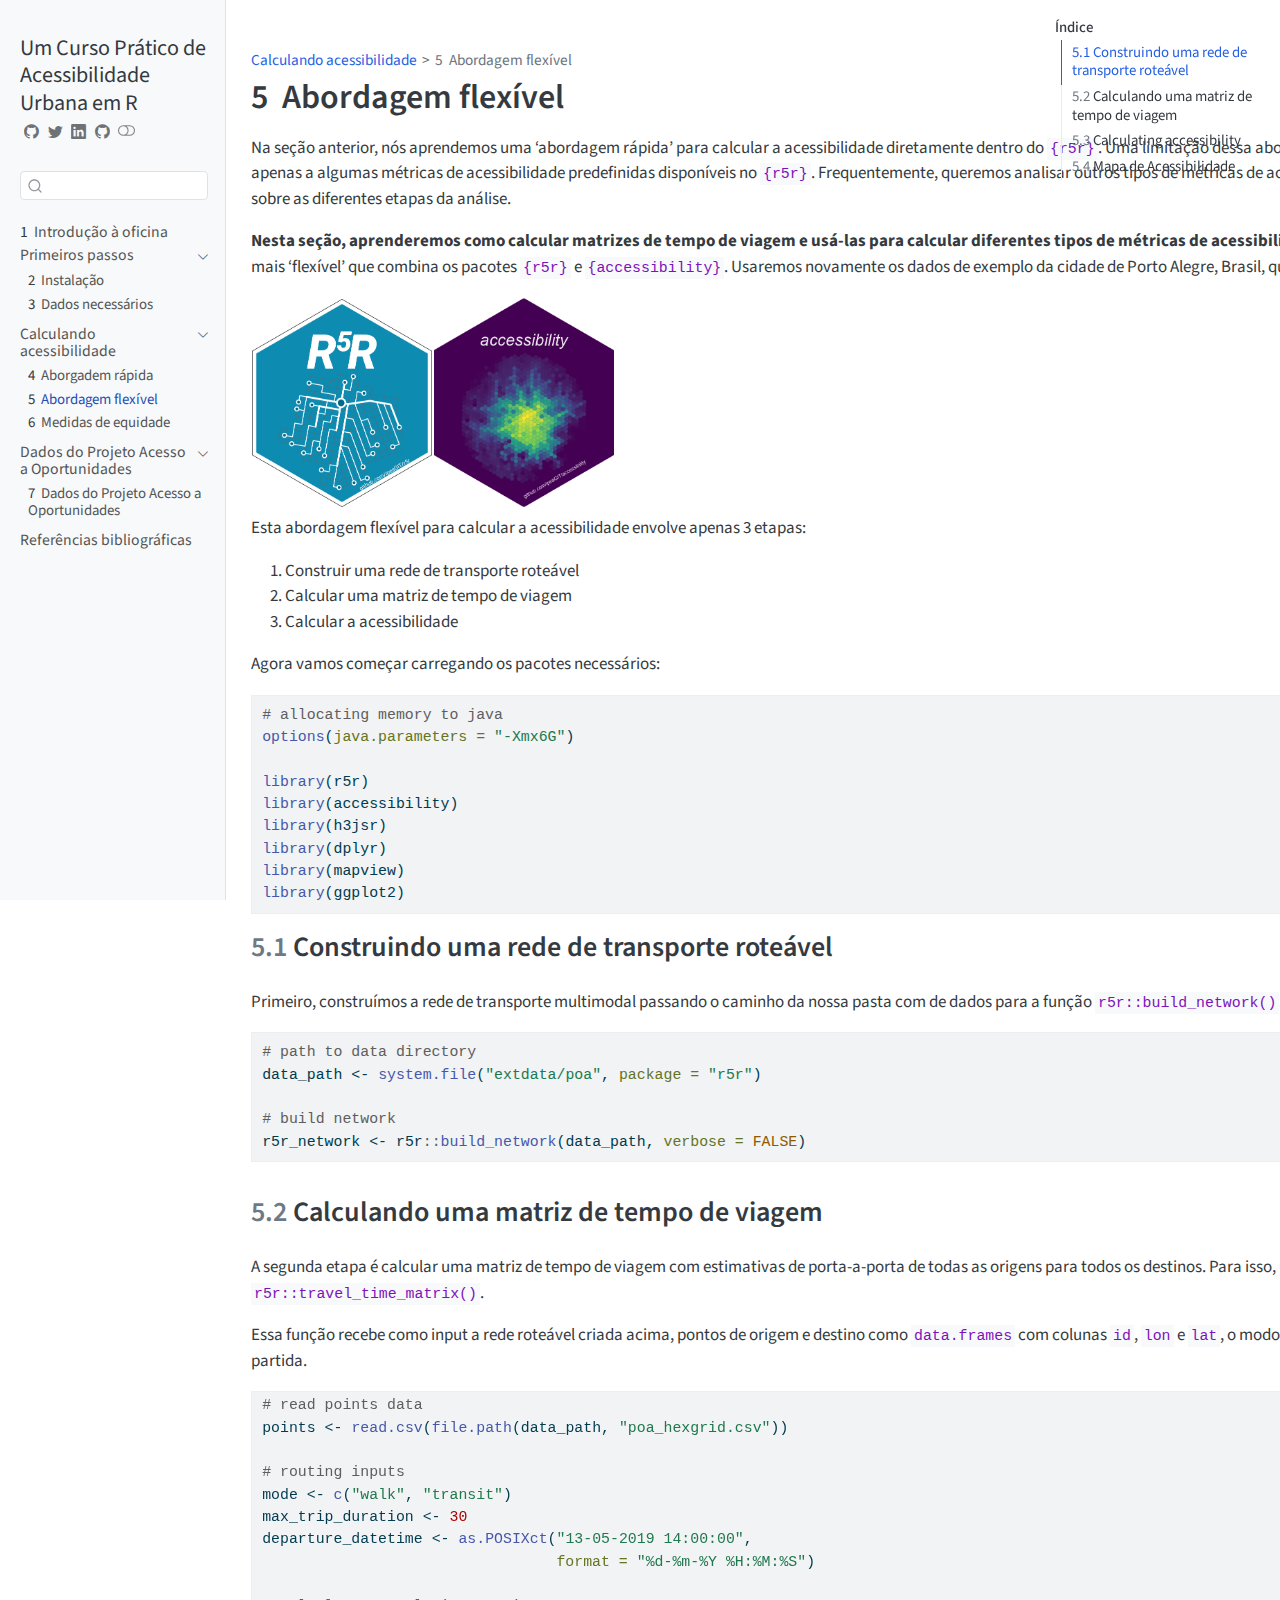
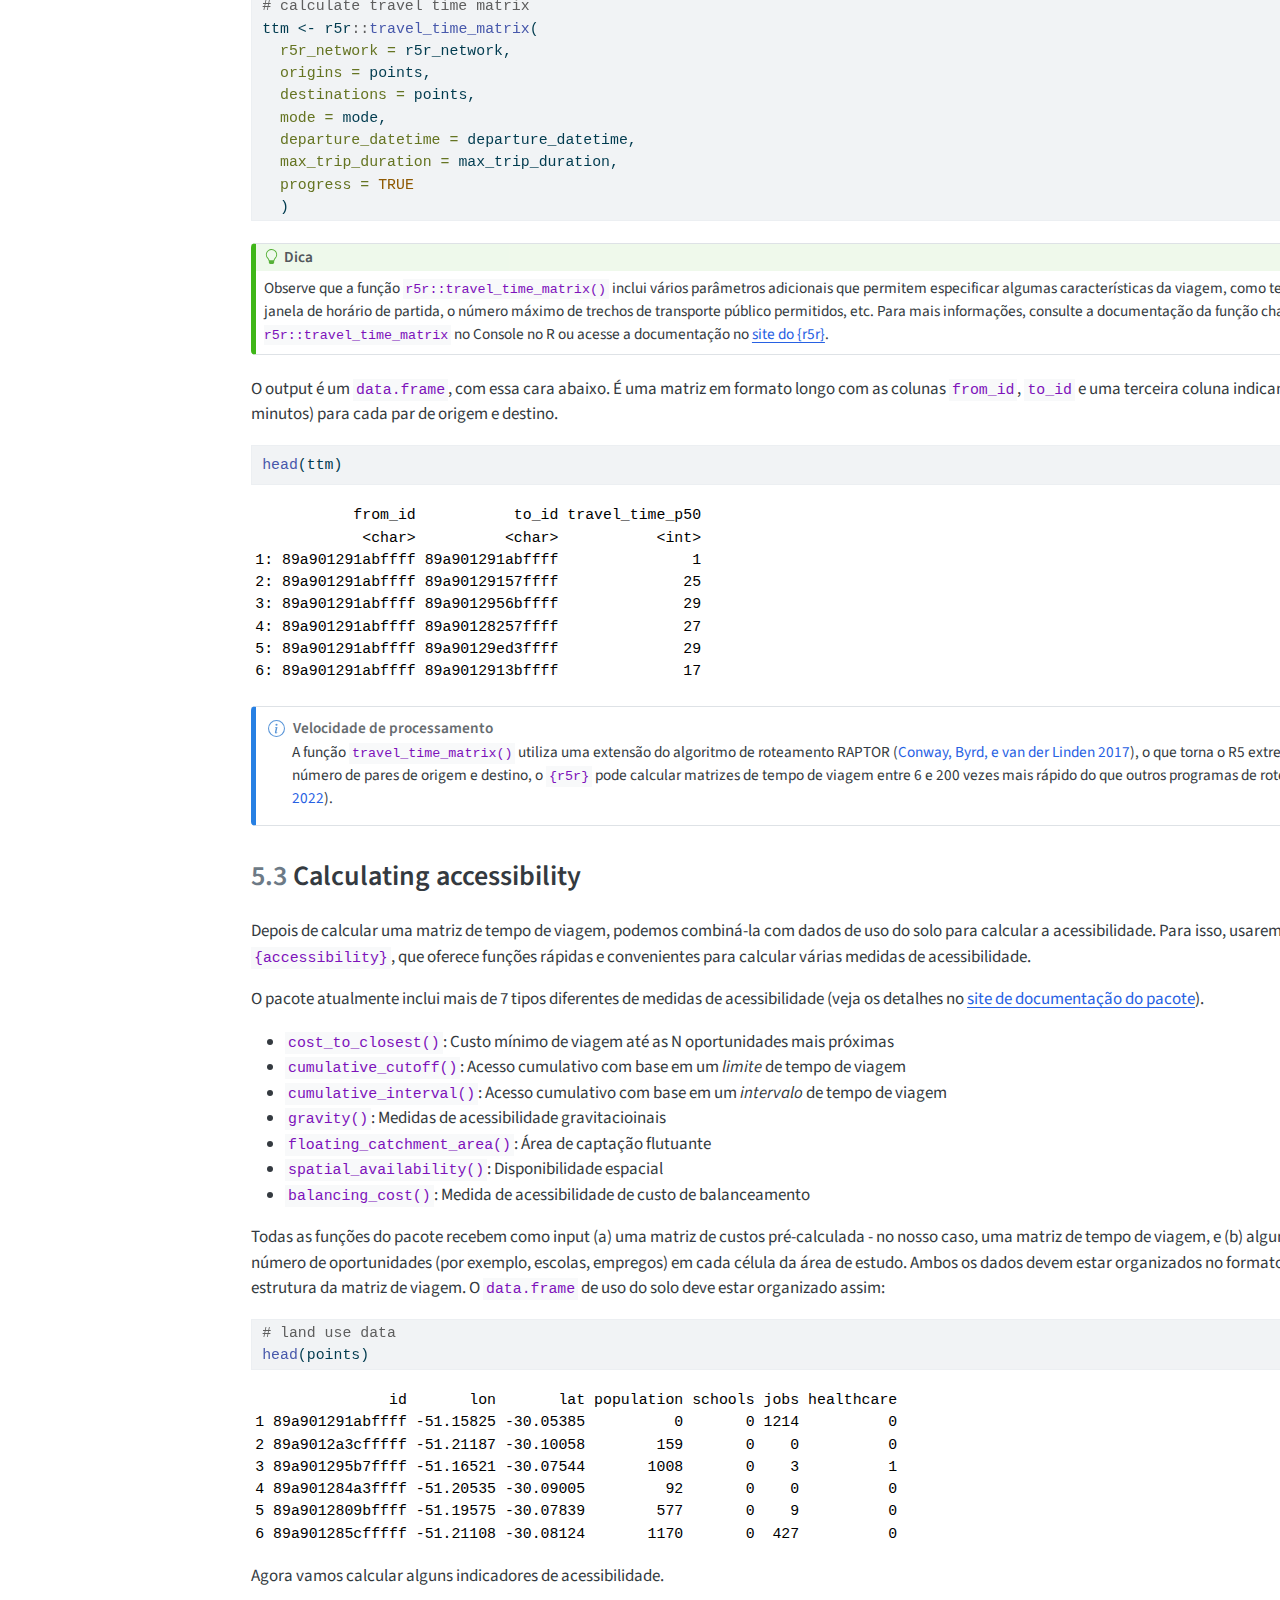
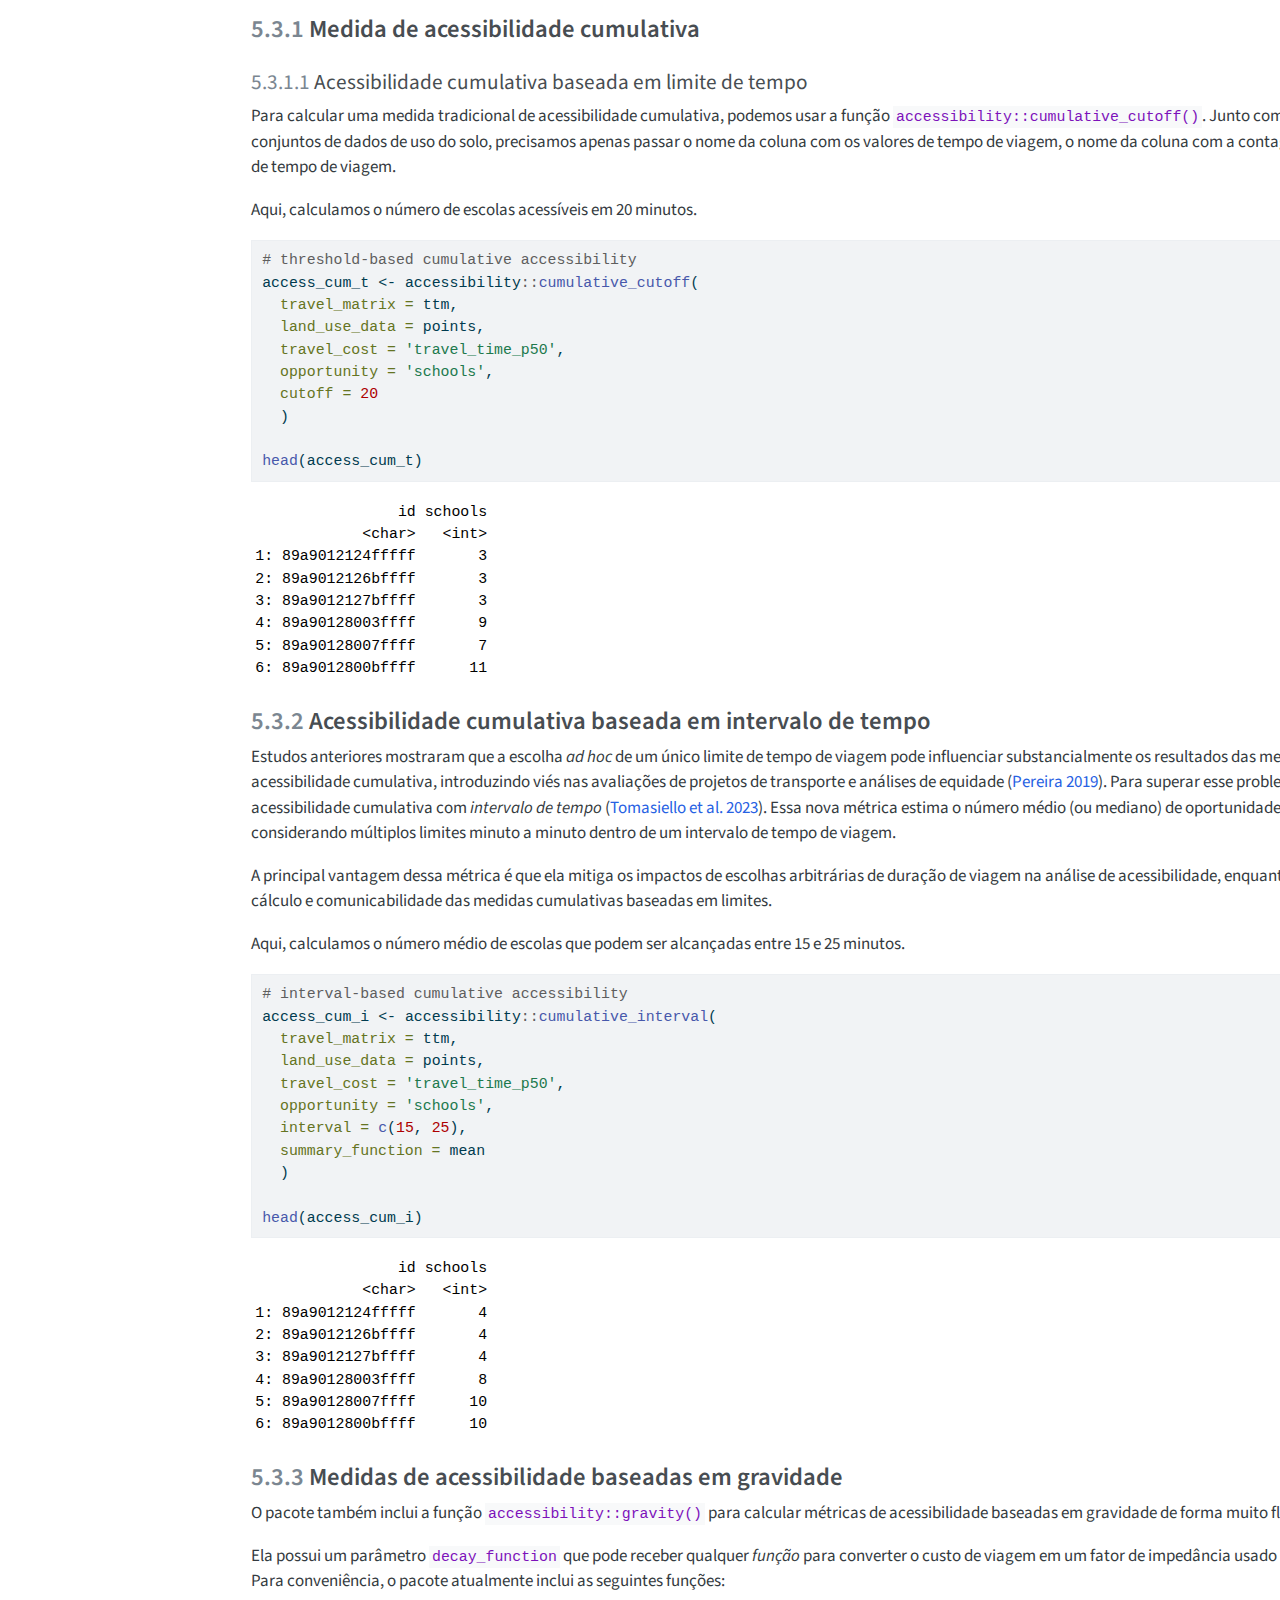
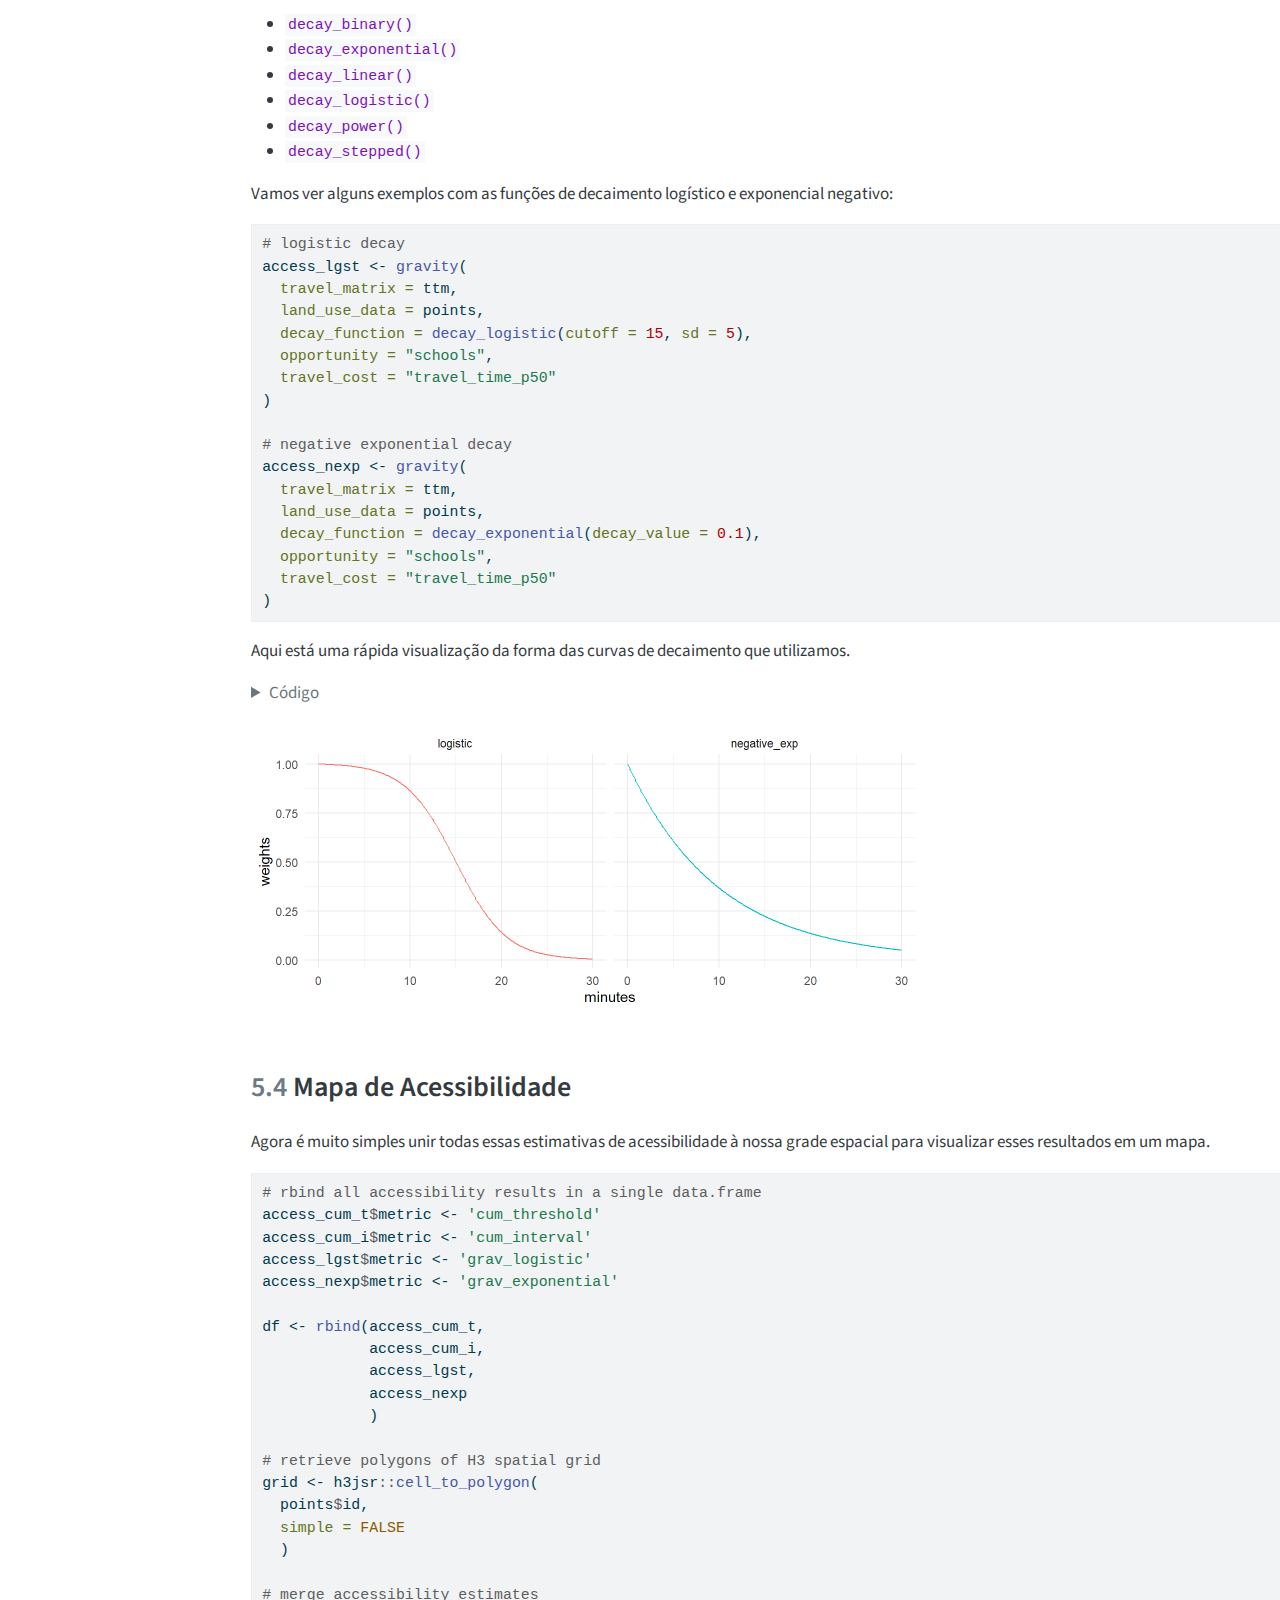
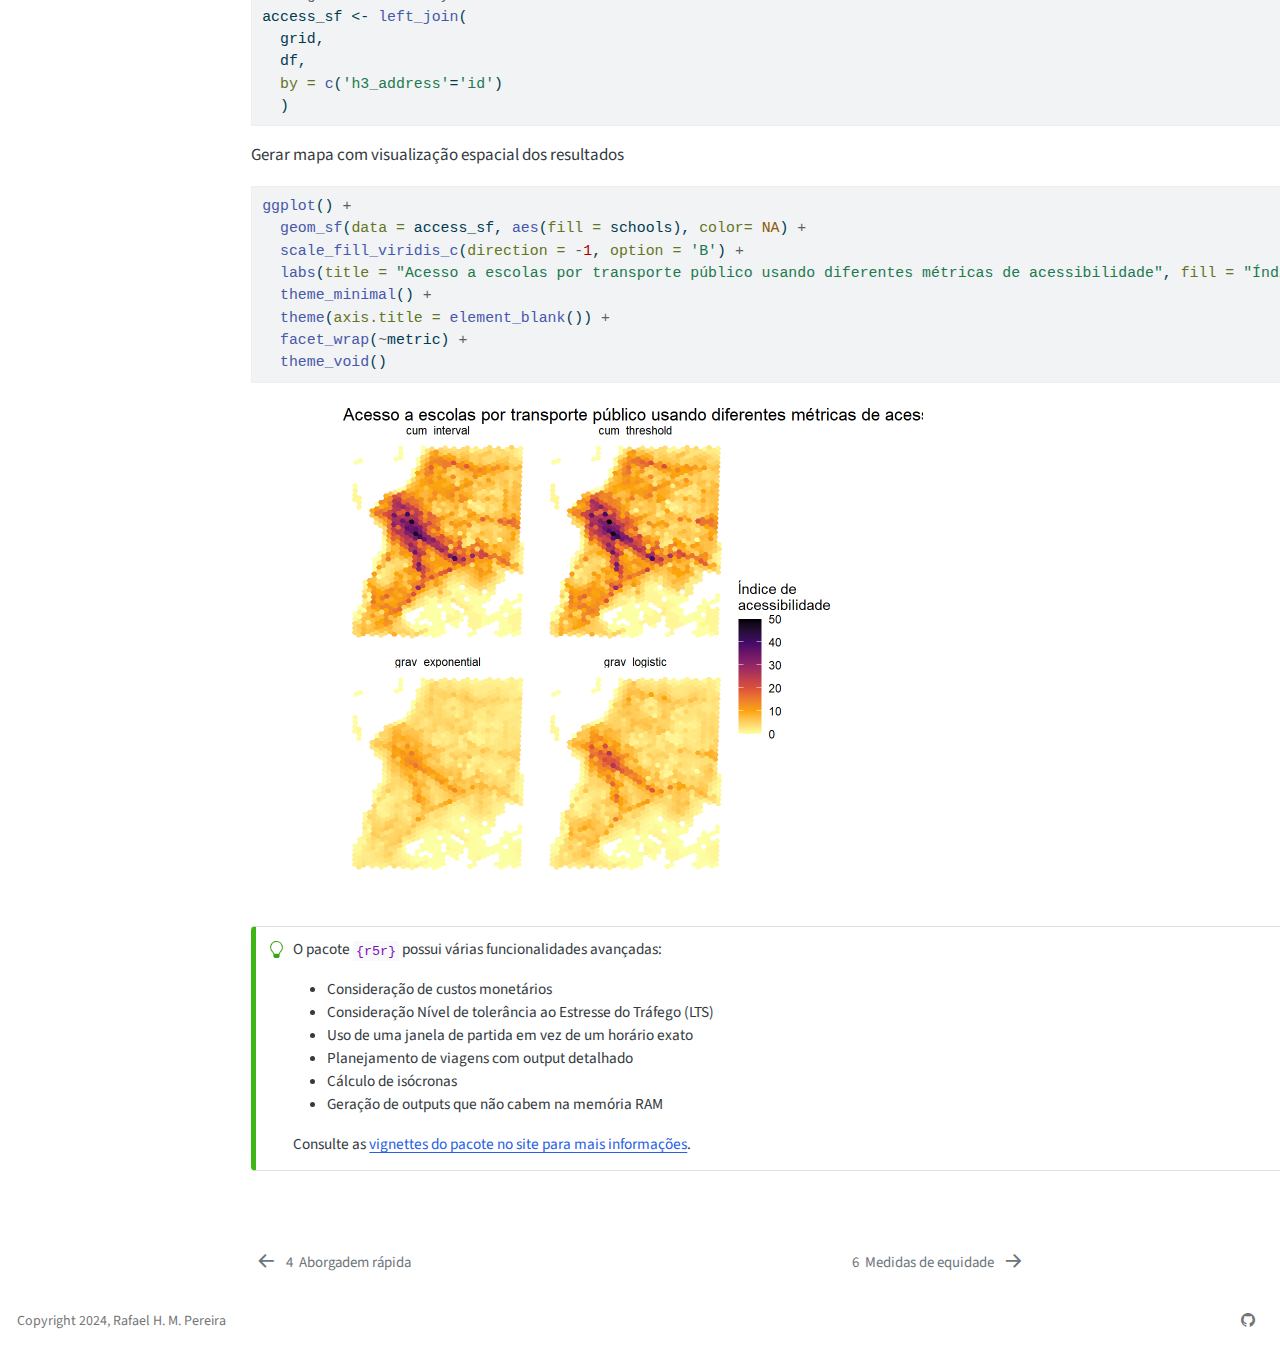
<file: docs/3.2_flexible_approach.html>
<!DOCTYPE html>
<html xmlns="http://www.w3.org/1999/xhtml" lang="pt" xml:lang="pt"><head>

<meta charset="utf-8">
<meta name="generator" content="quarto-1.6.42">

<meta name="viewport" content="width=device-width, initial-scale=1.0, user-scalable=yes">


<title>5&nbsp; Abordagem flexível – Um Curso Prático de Acessibilidade Urbana em R</title>
<style>
code{white-space: pre-wrap;}
span.smallcaps{font-variant: small-caps;}
div.columns{display: flex; gap: min(4vw, 1.5em);}
div.column{flex: auto; overflow-x: auto;}
div.hanging-indent{margin-left: 1.5em; text-indent: -1.5em;}
ul.task-list{list-style: none;}
ul.task-list li input[type="checkbox"] {
  width: 0.8em;
  margin: 0 0.8em 0.2em -1em; /* quarto-specific, see https://github.com/quarto-dev/quarto-cli/issues/4556 */ 
  vertical-align: middle;
}
/* CSS for syntax highlighting */
pre > code.sourceCode { white-space: pre; position: relative; }
pre > code.sourceCode > span { line-height: 1.25; }
pre > code.sourceCode > span:empty { height: 1.2em; }
.sourceCode { overflow: visible; }
code.sourceCode > span { color: inherit; text-decoration: inherit; }
div.sourceCode { margin: 1em 0; }
pre.sourceCode { margin: 0; }
@media screen {
div.sourceCode { overflow: auto; }
}
@media print {
pre > code.sourceCode { white-space: pre-wrap; }
pre > code.sourceCode > span { display: inline-block; text-indent: -5em; padding-left: 5em; }
}
pre.numberSource code
  { counter-reset: source-line 0; }
pre.numberSource code > span
  { position: relative; left: -4em; counter-increment: source-line; }
pre.numberSource code > span > a:first-child::before
  { content: counter(source-line);
    position: relative; left: -1em; text-align: right; vertical-align: baseline;
    border: none; display: inline-block;
    -webkit-touch-callout: none; -webkit-user-select: none;
    -khtml-user-select: none; -moz-user-select: none;
    -ms-user-select: none; user-select: none;
    padding: 0 4px; width: 4em;
  }
pre.numberSource { margin-left: 3em;  padding-left: 4px; }
div.sourceCode
  {   }
@media screen {
pre > code.sourceCode > span > a:first-child::before { text-decoration: underline; }
}
/* CSS for citations */
div.csl-bib-body { }
div.csl-entry {
  clear: both;
  margin-bottom: 0em;
}
.hanging-indent div.csl-entry {
  margin-left:2em;
  text-indent:-2em;
}
div.csl-left-margin {
  min-width:2em;
  float:left;
}
div.csl-right-inline {
  margin-left:2em;
  padding-left:1em;
}
div.csl-indent {
  margin-left: 2em;
}</style>


<script src="site_libs/quarto-nav/quarto-nav.js"></script>
<script src="site_libs/quarto-nav/headroom.min.js"></script>
<script src="site_libs/clipboard/clipboard.min.js"></script>
<script src="site_libs/quarto-search/autocomplete.umd.js"></script>
<script src="site_libs/quarto-search/fuse.min.js"></script>
<script src="site_libs/quarto-search/quarto-search.js"></script>
<meta name="quarto:offset" content="./">
<link href="./3.3_equity_measures.html" rel="next">
<link href="./3.1_quick_approach.html" rel="prev">
<link href=".//images/favicon.png" rel="icon" type="image/png">
<script src="site_libs/quarto-html/quarto.js"></script>
<script src="site_libs/quarto-html/popper.min.js"></script>
<script src="site_libs/quarto-html/tippy.umd.min.js"></script>
<link href="site_libs/quarto-html/tippy.css" rel="stylesheet">
<link href="site_libs/quarto-html/quarto-syntax-highlighting-2f5df379a58b258e96c21c0638c20c03.css" rel="stylesheet" class="quarto-color-scheme" id="quarto-text-highlighting-styles">
<link href="site_libs/quarto-html/quarto-syntax-highlighting-dark-b53751a350365c71b6c909e95f209ed1.css" rel="prefetch" class="quarto-color-scheme quarto-color-alternate" id="quarto-text-highlighting-styles">
<script src="site_libs/bootstrap/bootstrap.min.js"></script>
<link href="site_libs/bootstrap/bootstrap-icons.css" rel="stylesheet">
<link href="site_libs/bootstrap/bootstrap-b343bb23504f009ddf7b24643a6af19a.min.css" rel="stylesheet" append-hash="true" class="quarto-color-scheme" id="quarto-bootstrap" data-mode="light">
<link href="site_libs/bootstrap/bootstrap-dark-93979c3dcdd8127e23eebb5e274d8c39.min.css" rel="prefetch" append-hash="true" class="quarto-color-scheme quarto-color-alternate" id="quarto-bootstrap" data-mode="dark">
<script id="quarto-search-options" type="application/json">{
  "location": "sidebar",
  "copy-button": false,
  "collapse-after": 3,
  "panel-placement": "start",
  "type": "textbox",
  "limit": 50,
  "keyboard-shortcut": [
    "f",
    "/",
    "s"
  ],
  "show-item-context": false,
  "language": {
    "search-no-results-text": "Nenhum resultado",
    "search-matching-documents-text": "documentos correspondentes",
    "search-copy-link-title": "Copiar link para a busca",
    "search-hide-matches-text": "Esconder correspondências adicionais",
    "search-more-match-text": "mais correspondência neste documento",
    "search-more-matches-text": "mais correspondências neste documento",
    "search-clear-button-title": "Limpar",
    "search-text-placeholder": "",
    "search-detached-cancel-button-title": "Cancelar",
    "search-submit-button-title": "Enviar",
    "search-label": "Procurar"
  }
}</script>


<link rel="stylesheet" href="styles.css">
<meta name="citation_title" content="[5]{.chapter-number}&nbsp; [Abordagem flexível]{.chapter-title}">
<meta name="citation_fulltext_html_url" content="https://ipeagit.github.io/oficina_acessibilidade_anpet_2024/3.2_flexible_approach.html">
<meta name="citation_language" content="pt">
<meta name="citation_reference" content="citation_title=Accessibility evaluation of land-use and transport strategies: Review and research directions;,citation_author=Karst Geurs;,citation_author=Bert Wee;,citation_publication_date=2004-06;,citation_cover_date=2004-06;,citation_year=2004;,citation_issue=2;,citation_doi=10.1016/j.jtrangeo.2003.10.005;,citation_issn=09666923;,citation_volume=12;,citation_language=en-US;,citation_journal_title=Journal of Transport Geography;">
<meta name="citation_reference" content="citation_title=Calculating place-based transit accessibility: Methods, tools and algorithmic dependence;,citation_author=Christopher Higgins;,citation_author=Matthew Palm;,citation_author=Amber DeJohn;,citation_author=Luna Xi;,citation_author=James Vaughan;,citation_author=Steven Farber;,citation_author=Michael Widener;,citation_author=Eric Miller;,citation_publication_date=2022-02;,citation_cover_date=2022-02;,citation_year=2022;,citation_issue=1;,citation_doi=10.5198/jtlu.2022.2012;,citation_issn=1938-7849;,citation_volume=15;,citation_journal_title=Journal of Transport and Land Use;">
<meta name="citation_reference" content="citation_title=From mobility to accessibility: Transforming urban transportation and land-use planning;,citation_author=Jonathan Levine;,citation_author=Joe Grengs;,citation_author=Louis A. Merlin;,citation_publication_date=2019;,citation_cover_date=2019;,citation_year=2019;">
<meta name="citation_reference" content="citation_title=Towards a general theory of access;,citation_author=David M. Levinson;,citation_author=Hao Wu;,citation_publication_date=2020-06;,citation_cover_date=2020-06;,citation_year=2020;,citation_issue=1;,citation_doi=10.5198/jtlu.2020.1660;,citation_issn=1938-7849;,citation_volume=13;,citation_journal_title=Journal of Transport and Land Use;">
<meta name="citation_reference" content="citation_title=Transport access manual: A guide for measuring connection between people and places;,citation_author=David Levinson;,citation_author=David King;,citation_publication_date=2020;,citation_cover_date=2020;,citation_year=2020;,citation_fulltext_html_url=https://ses.library.usyd.edu.au/handle/2123/23733;">
<meta name="citation_reference" content="citation_title=A method to evaluate equitable accessibility: Combining ethical theories and accessibility-based approaches;,citation_author=Karen Lucas;,citation_author=Bert Wee;,citation_author=Kees Maat;,citation_publication_date=2016-05;,citation_cover_date=2016-05;,citation_year=2016;,citation_issue=3;,citation_doi=10.1007/s11116-015-9585-2;,citation_issn=1572-9435;,citation_volume=43;,citation_journal_title=Transportation;">
<meta name="citation_reference" content="citation_title=Transport poverty and its adverse social consequences;,citation_author=Karen Lucas;,citation_author=Giulio Mattioli;,citation_author=Ersilia Verlinghieri;,citation_author=Alvaro Guzman;,citation_publication_date=2016-12;,citation_cover_date=2016-12;,citation_year=2016;,citation_issue=6;,citation_doi=10.1680/jtran.15.00073;,citation_issn=0965-092X, 1751-7710;,citation_volume=169;,citation_journal_title=Proceedings of the Institution of Civil Engineers - Transport;">
<meta name="citation_reference" content="citation_title=Accessibility: Measurement and application in transportation planning;,citation_author=Eric J. Miller;,citation_publication_date=2018-09;,citation_cover_date=2018-09;,citation_year=2018;,citation_issue=5;,citation_doi=10.1080/01441647.2018.1492778;,citation_issn=0144-1647;,citation_volume=38;,citation_journal_title=Transport Reviews;,citation_publisher=Routledge;">
<meta name="citation_reference" content="citation_title=Measuring accessibility: Positive and normative implementations of various accessibility indicators;,citation_author=Antonio Páez;,citation_author=Darren M. Scott;,citation_author=Catherine Morency;,citation_publication_date=2012-11;,citation_cover_date=2012-11;,citation_year=2012;,citation_doi=10.1016/j.jtrangeo.2012.03.016;,citation_issn=09666923;,citation_volume=25;,citation_language=en-US;,citation_journal_title=Journal of Transport Geography;">
<meta name="citation_reference" content="citation_title=Accessibility instruments for planning practice: A review of European experiences;,citation_author=Enrica Papa;,citation_author=Cecilia Silva;,citation_author=Marco Te Brömmelstroet;,citation_author=Angela Hull;,citation_publication_date=2015-06;,citation_cover_date=2015-06;,citation_year=2015;,citation_doi=10.5198/jtlu.2015.585;,citation_issn=1938-7849;,citation_journal_title=Journal of Transport and Land Use;">
<meta name="citation_reference" content="citation_title=Distributive justice and equity in transportation;,citation_author=Rafael H. M. Pereira;,citation_author=Tim Schwanen;,citation_author=David Banister;,citation_publication_date=2017;,citation_cover_date=2017;,citation_year=2017;,citation_issue=2;,citation_doi=10.1080/01441647.2016.1257660;,citation_issn=0144-1647, 1464-5327;,citation_volume=37;,citation_journal_title=Transport Reviews;">
<meta name="citation_reference" content="citation_title=R5r: Rapid Realistic Routing on Multimodal Transport Networks with R&amp;amp;amp;lt;sup&amp;gt;5&amp;lt;/sup&amp;gt; in R;,citation_author=Rafael H. M. Pereira;,citation_author=Marcus Saraiva;,citation_author=Daniel Herszenhut;,citation_author=Carlos Kaue Vieira Braga;,citation_author=Matthew Wigginton Conway;,citation_publication_date=2021-03;,citation_cover_date=2021-03;,citation_year=2021;,citation_doi=10.32866/001c.21262;,citation_journal_title=Transport Findings;,citation_publisher=Network Design Lab;">
<meta name="citation_reference" content="citation_title=Transportation Equity;,citation_author=Rafael H. M. Pereira;,citation_author=Alex Karner;,citation_editor=Roger Vickerman;,citation_publication_date=2021-01;,citation_cover_date=2021-01;,citation_year=2021;,citation_doi=10.1016/B978-0-08-102671-7.10053-3;,citation_isbn=978-0-08-102672-4;,citation_language=en-US;,citation_inbook_title=International Encyclopedia of Transportation;">
<meta name="citation_reference" content="citation_title=Accessibility: Transport Accessibility Measures;,citation_author=Rafael H. M. Pereira;,citation_author=Daniel Herszenhut;,citation_publication_date=2022;,citation_cover_date=2022;,citation_year=2022;">
<meta name="citation_reference" content="citation_title=Aopdata: Data from the Access to Opportunities Project;,citation_author=Rafael H. M. Pereira;,citation_author=Daniel Herszenhut;,citation_author=Carlos K. V. Braga;,citation_author=Diego B. Tomasiello;,citation_author=Marcus Saraiva;,citation_publication_date=2022;,citation_cover_date=2022;,citation_year=2022;">
<meta name="citation_reference" content="citation_title=Accessibility instruments in planning practice: Bridging the implementation gap;,citation_author=Cecília Silva;,citation_author=Luca Bertolini;,citation_author=Marco Brömmelstroet;,citation_author=Dimitris Milakis;,citation_author=Enrica Papa;,citation_publication_date=2017-01;,citation_cover_date=2017-01;,citation_year=2017;,citation_doi=10.1016/j.tranpol.2016.09.006;,citation_issn=0967-070X;,citation_volume=53;,citation_journal_title=Transport Policy;">
<meta name="citation_reference" content="citation_title=Transport Modes and Accessibility;,citation_author=Bert Wee;,citation_editor=Roger Vickerman;,citation_publication_date=2021-01;,citation_cover_date=2021-01;,citation_year=2021;,citation_doi=10.1016/B978-0-08-102671-7.10402-6;,citation_isbn=978-0-08-102672-4;,citation_inbook_title=International Encyclopedia of Transportation;">
<meta name="citation_reference" content="citation_title=Accessibility and equity: A conceptual framework and research agenda;,citation_author=Bert Wee;,citation_publication_date=2022-10;,citation_cover_date=2022-10;,citation_year=2022;,citation_doi=10.1016/j.jtrangeo.2022.103421;,citation_issn=09666923;,citation_volume=104;,citation_journal_title=Journal of Transport Geography;">
<meta name="citation_reference" content="citation_title=Advances and pitfalls in measuring transportation equity;,citation_author=Alex Karner;,citation_author=Rafael H. M. Pereira;,citation_author=Steven Farber;,citation_publication_date=2024-01;,citation_cover_date=2024-01;,citation_year=2024;,citation_doi=10.1007/s11116-023-10460-7;,citation_issn=1572-9435;,citation_language=en-US;,citation_journal_title=Transportation;">
<meta name="citation_reference" content="citation_title=Future accessibility impacts of transport policy scenarios: Equity and sensitivity to travel time thresholds for bus rapid transit expansion in rio de janeiro;,citation_author=Rafael H. M. Pereira;,citation_publication_date=2019;,citation_cover_date=2019;,citation_year=2019;,citation_fulltext_html_url=http://www.sciencedirect.com/science/article/pii/S0966692318302047;,citation_doi=https://doi.org/10.1016/j.jtrangeo.2018.12.005;,citation_issn=0966-6923;,citation_volume=74;,citation_journal_title=Journal of Transport Geography;">
<meta name="citation_reference" content="citation_title=A time interval metric for cumulative opportunity accessibility;,citation_author=Diego Bogado Tomasiello;,citation_author=Daniel Herszenhut;,citation_author=João Lucas Albuquerque Oliveira;,citation_author=Carlos Kaue Vieira Braga;,citation_author=Rafael H. M. Pereira;,citation_publication_date=2023-08;,citation_cover_date=2023-08;,citation_year=2023;,citation_doi=10.1016/j.apgeog.2023.103007;,citation_issn=0143-6228;,citation_volume=157;,citation_journal_title=Applied Geography;">
<meta name="citation_reference" content="citation_title=A Class of Decomposable Poverty Measures;,citation_author=James Foster;,citation_author=Joel Greer;,citation_author=Erik Thorbecke;,citation_publication_date=1984;,citation_cover_date=1984;,citation_year=1984;,citation_fulltext_html_url=https://www.jstor.org/stable/1913475;,citation_issue=3;,citation_doi=10.2307/1913475;,citation_issn=0012-9682;,citation_volume=52;,citation_journal_title=Econometrica;,citation_publisher=[Wiley, Econometric Society];">
<meta name="citation_reference" content="citation_title=Measuring transport equity;,citation_author=Karen Lucas;,citation_author=Karel Martens;,citation_author=Floridea Di Ciommo;,citation_author=Ariane Dupont-Kieffer;,citation_publication_date=2019;,citation_cover_date=2019;,citation_year=2019;">
<meta name="citation_reference" content="citation_title=Introduction to urban accessibility: A practical guide with r;,citation_author=Rafael H. M. Pereira;,citation_author=Daniel Herszenhut;,citation_publication_date=2023;,citation_cover_date=2023;,citation_year=2023;,citation_fulltext_html_url=https://ipeagit.github.io/intro_access_book/index.en.html;,citation_doi=10.38116/9786556350653;,citation_isbn=978-65-5635-065-3;">
<meta name="citation_reference" content="citation_title=Evidence-Based Transit and Land Use Sketch Planning Using Interactive Accessibility Methods on Combined Schedule and Headway-Based Networks;,citation_author=Matthew Wigginton Conway;,citation_author=Andrew Byrd;,citation_author=Marco Linden;,citation_publication_date=2017-01;,citation_cover_date=2017-01;,citation_year=2017;,citation_issue=1;,citation_doi=10.3141/2653-06;,citation_issn=0361-1981, 2169-4052;,citation_volume=2653;,citation_journal_title=Transportation Research Record: Journal of the Transportation Research Board;">
</head>

<body class="nav-sidebar docked">

<div id="quarto-search-results"></div>
  <header id="quarto-header" class="headroom fixed-top">
  <nav class="quarto-secondary-nav">
    <div class="container-fluid d-flex">
      <button type="button" class="quarto-btn-toggle btn" data-bs-toggle="collapse" role="button" data-bs-target=".quarto-sidebar-collapse-item" aria-controls="quarto-sidebar" aria-expanded="false" aria-label="Alternar barra lateral" onclick="if (window.quartoToggleHeadroom) { window.quartoToggleHeadroom(); }">
        <i class="bi bi-layout-text-sidebar-reverse"></i>
      </button>
        <nav class="quarto-page-breadcrumbs" aria-label="breadcrumb"><ol class="breadcrumb"><li class="breadcrumb-item"><a href="./3.1_quick_approach.html">Calculando acessibilidade</a></li><li class="breadcrumb-item"><a href="./3.2_flexible_approach.html"><span class="chapter-number">5</span>&nbsp; <span class="chapter-title">Abordagem flexível</span></a></li></ol></nav>
        <a class="flex-grow-1" role="navigation" data-bs-toggle="collapse" data-bs-target=".quarto-sidebar-collapse-item" aria-controls="quarto-sidebar" aria-expanded="false" aria-label="Alternar barra lateral" onclick="if (window.quartoToggleHeadroom) { window.quartoToggleHeadroom(); }">      
        </a>
      <button type="button" class="btn quarto-search-button" aria-label="Procurar" onclick="window.quartoOpenSearch();">
        <i class="bi bi-search"></i>
      </button>
    </div>
  </nav>
</header>
<!-- content -->
<div id="quarto-content" class="quarto-container page-columns page-rows-contents page-layout-article">
<!-- sidebar -->
  <nav id="quarto-sidebar" class="sidebar collapse collapse-horizontal quarto-sidebar-collapse-item sidebar-navigation docked overflow-auto">
    <div class="pt-lg-2 mt-2 text-left sidebar-header">
    <div class="sidebar-title mb-0 py-0">
      <a href="./">Um Curso Prático de Acessibilidade Urbana em R</a> 
        <div class="sidebar-tools-main tools-wide">
    <a href="https://github.com/ipeaGIT/oficina_acessibilidade_anpet_2024" title="Github" class="quarto-navigation-tool px-1" aria-label="Github"><i class="bi bi-github"></i></a>
    <a href="https://x.com/UrbanDemog" title="twitter" class="quarto-navigation-tool px-1" aria-label="twitter"><i class="bi bi-twitter"></i></a>
    <a href="https://www.linkedin.com/in/rafael-h-m-pereira/" title="linkedin" class="quarto-navigation-tool px-1" aria-label="linkedin"><i class="bi bi-linkedin"></i></a>
    <a href="https://github.com/ipeaGIT/oficina_acessibilidade_anpet_2024" title="Código fonte" class="quarto-navigation-tool px-1" aria-label="Código fonte"><i class="bi bi-github"></i></a>
  <a href="" class="quarto-color-scheme-toggle quarto-navigation-tool  px-1" onclick="window.quartoToggleColorScheme(); return false;" title="Alternar modo escuro"><i class="bi"></i></a>
</div>
    </div>
      </div>
        <div class="mt-2 flex-shrink-0 align-items-center">
        <div class="sidebar-search">
        <div id="quarto-search" class="" title="Procurar"></div>
        </div>
        </div>
    <div class="sidebar-menu-container"> 
    <ul class="list-unstyled mt-1">
        <li class="sidebar-item">
  <div class="sidebar-item-container"> 
  <a href="./index.html" class="sidebar-item-text sidebar-link">
 <span class="menu-text"><span class="chapter-number">1</span>&nbsp; <span class="chapter-title">Introdução à oficina</span></span></a>
  </div>
</li>
        <li class="sidebar-item sidebar-item-section">
      <div class="sidebar-item-container"> 
            <a class="sidebar-item-text sidebar-link text-start" data-bs-toggle="collapse" data-bs-target="#quarto-sidebar-section-1" role="navigation" aria-expanded="true">
 <span class="menu-text">Primeiros passos</span></a>
          <a class="sidebar-item-toggle text-start" data-bs-toggle="collapse" data-bs-target="#quarto-sidebar-section-1" role="navigation" aria-expanded="true" aria-label="Alternar seção">
            <i class="bi bi-chevron-right ms-2"></i>
          </a> 
      </div>
      <ul id="quarto-sidebar-section-1" class="collapse list-unstyled sidebar-section depth1 show">  
          <li class="sidebar-item">
  <div class="sidebar-item-container"> 
  <a href="./2.1_installation.html" class="sidebar-item-text sidebar-link">
 <span class="menu-text"><span class="chapter-number">2</span>&nbsp; <span class="chapter-title">Instalação</span></span></a>
  </div>
</li>
          <li class="sidebar-item">
  <div class="sidebar-item-container"> 
  <a href="./2.2_data_requirements.html" class="sidebar-item-text sidebar-link">
 <span class="menu-text"><span class="chapter-number">3</span>&nbsp; <span class="chapter-title">Dados necessários</span></span></a>
  </div>
</li>
      </ul>
  </li>
        <li class="sidebar-item sidebar-item-section">
      <div class="sidebar-item-container"> 
            <a class="sidebar-item-text sidebar-link text-start" data-bs-toggle="collapse" data-bs-target="#quarto-sidebar-section-2" role="navigation" aria-expanded="true">
 <span class="menu-text">Calculando acessibilidade</span></a>
          <a class="sidebar-item-toggle text-start" data-bs-toggle="collapse" data-bs-target="#quarto-sidebar-section-2" role="navigation" aria-expanded="true" aria-label="Alternar seção">
            <i class="bi bi-chevron-right ms-2"></i>
          </a> 
      </div>
      <ul id="quarto-sidebar-section-2" class="collapse list-unstyled sidebar-section depth1 show">  
          <li class="sidebar-item">
  <div class="sidebar-item-container"> 
  <a href="./3.1_quick_approach.html" class="sidebar-item-text sidebar-link">
 <span class="menu-text"><span class="chapter-number">4</span>&nbsp; <span class="chapter-title">Aborgadem rápida</span></span></a>
  </div>
</li>
          <li class="sidebar-item">
  <div class="sidebar-item-container"> 
  <a href="./3.2_flexible_approach.html" class="sidebar-item-text sidebar-link active">
 <span class="menu-text"><span class="chapter-number">5</span>&nbsp; <span class="chapter-title">Abordagem flexível</span></span></a>
  </div>
</li>
          <li class="sidebar-item">
  <div class="sidebar-item-container"> 
  <a href="./3.3_equity_measures.html" class="sidebar-item-text sidebar-link">
 <span class="menu-text"><span class="chapter-number">6</span>&nbsp; <span class="chapter-title">Medidas de equidade</span></span></a>
  </div>
</li>
      </ul>
  </li>
        <li class="sidebar-item sidebar-item-section">
      <div class="sidebar-item-container"> 
            <a class="sidebar-item-text sidebar-link text-start" data-bs-toggle="collapse" data-bs-target="#quarto-sidebar-section-3" role="navigation" aria-expanded="true">
 <span class="menu-text">Dados do Projeto Acesso a Oportunidades</span></a>
          <a class="sidebar-item-toggle text-start" data-bs-toggle="collapse" data-bs-target="#quarto-sidebar-section-3" role="navigation" aria-expanded="true" aria-label="Alternar seção">
            <i class="bi bi-chevron-right ms-2"></i>
          </a> 
      </div>
      <ul id="quarto-sidebar-section-3" class="collapse list-unstyled sidebar-section depth1 show">  
          <li class="sidebar-item">
  <div class="sidebar-item-container"> 
  <a href="./4_aopdata_acessibilidade.html" class="sidebar-item-text sidebar-link">
 <span class="menu-text"><span class="chapter-number">7</span>&nbsp; <span class="chapter-title">Dados do Projeto Acesso a Oportunidades</span></span></a>
  </div>
</li>
      </ul>
  </li>
        <li class="sidebar-item">
  <div class="sidebar-item-container"> 
  <a href="./references.html" class="sidebar-item-text sidebar-link">
 <span class="menu-text">Referências bibliográficas</span></a>
  </div>
</li>
    </ul>
    </div>
</nav>
<div id="quarto-sidebar-glass" class="quarto-sidebar-collapse-item" data-bs-toggle="collapse" data-bs-target=".quarto-sidebar-collapse-item"></div>
<!-- margin-sidebar -->
    <div id="quarto-margin-sidebar" class="sidebar margin-sidebar">
        <nav id="TOC" role="doc-toc" class="toc-active">
    <h2 id="toc-title">Índice</h2>
  <ul>
  <li><a href="#construindo-uma-rede-de-transporte-roteável" id="toc-construindo-uma-rede-de-transporte-roteável" class="nav-link active" data-scroll-target="#construindo-uma-rede-de-transporte-roteável"><span class="header-section-number">5.1</span> Construindo uma rede de transporte roteável</a></li>
  <li><a href="#calculando-uma-matriz-de-tempo-de-viagem" id="toc-calculando-uma-matriz-de-tempo-de-viagem" class="nav-link" data-scroll-target="#calculando-uma-matriz-de-tempo-de-viagem"><span class="header-section-number">5.2</span> Calculando uma matriz de tempo de viagem</a></li>
  <li><a href="#calculating-accessibility" id="toc-calculating-accessibility" class="nav-link" data-scroll-target="#calculating-accessibility"><span class="header-section-number">5.3</span> Calculating accessibility</a>
  <ul class="collapse">
  <li><a href="#medida-de-acessibilidade-cumulativa" id="toc-medida-de-acessibilidade-cumulativa" class="nav-link" data-scroll-target="#medida-de-acessibilidade-cumulativa"><span class="header-section-number">5.3.1</span> Medida de acessibilidade cumulativa</a></li>
  <li><a href="#acessibilidade-cumulativa-baseada-em-intervalo-de-tempo" id="toc-acessibilidade-cumulativa-baseada-em-intervalo-de-tempo" class="nav-link" data-scroll-target="#acessibilidade-cumulativa-baseada-em-intervalo-de-tempo"><span class="header-section-number">5.3.2</span> Acessibilidade cumulativa baseada em intervalo de tempo</a></li>
  <li><a href="#medidas-de-acessibilidade-baseadas-em-gravidade" id="toc-medidas-de-acessibilidade-baseadas-em-gravidade" class="nav-link" data-scroll-target="#medidas-de-acessibilidade-baseadas-em-gravidade"><span class="header-section-number">5.3.3</span> Medidas de acessibilidade baseadas em gravidade</a></li>
  </ul></li>
  <li><a href="#mapa-de-acessibilidade" id="toc-mapa-de-acessibilidade" class="nav-link" data-scroll-target="#mapa-de-acessibilidade"><span class="header-section-number">5.4</span> Mapa de Acessibilidade</a></li>
  </ul>
</nav>
    </div>
<!-- main -->
<div class="quarto-about-solana column-body">
  <div class="about-entity">
    <div class="entity-contents">
      <header id="title-block-header" class="quarto-title-block default"><nav class="quarto-page-breadcrumbs quarto-title-breadcrumbs d-none d-lg-block" aria-label="breadcrumb"><ol class="breadcrumb"><li class="breadcrumb-item"><a href="./3.1_quick_approach.html">Calculando acessibilidade</a></li><li class="breadcrumb-item"><a href="./3.2_flexible_approach.html"><span class="chapter-number">5</span>&nbsp; <span class="chapter-title">Abordagem flexível</span></a></li></ol></nav>
<div class="quarto-title">
<h1 class="title"><span class="chapter-number">5</span>&nbsp; <span class="chapter-title">Abordagem flexível</span></h1>
</div>
<div class="quarto-title-meta">
  </div>
</header> 
      <div class="about-contents"><main class="content" id="quarto-document-content">

<p>Na seção anterior, nós aprendemos uma ‘abordagem rápida’ para calcular a acessibilidade diretamente dentro do <code>{r5r}</code>. Uma limitação dessa abordagem é que ela se restringe apenas a algumas métricas de acessibilidade predefinidas disponíveis no <code>{r5r}</code>. Frequentemente, queremos analisar outros tipos de métricas de acessibilidade e/ou ter mais controle sobre as diferentes etapas da análise.</p>
<p><strong>Nesta seção, aprenderemos como calcular matrizes de tempo de viagem e usá-las para calcular diferentes tipos de métricas de acessibilidade.</strong> Esta é uma abordagem mais ‘flexível’ que combina os pacotes <code>{r5r}</code> e <code>{accessibility}</code>. Usaremos novamente os dados de exemplo da cidade de Porto Alegre, Brasil, que vêm com o pacote <code>{r5r}</code>.</p>
<!-- package logos side by side  -->
<div style="text-align: center">
<table>
<tbody><tr>
<td>
<img src="./images/r5r_logo.png" width="180">
</td>
<td>
<img src="./images/accessibility_logo.png" width="180">
</td>
</tr>
</tbody></table>
</div>
<p>Esta abordagem flexível para calcular a acessibilidade envolve apenas 3 etapas:</p>
<ol type="1">
<li>Construir uma rede de transporte roteável<br>
</li>
<li>Calcular uma matriz de tempo de viagem<br>
</li>
<li>Calcular a acessibilidade</li>
</ol>
<p>Agora vamos começar carregando os pacotes necessários:</p>
<div class="cell">
<div class="sourceCode cell-code" id="cb1"><pre class="sourceCode r code-with-copy"><code class="sourceCode r"><span id="cb1-1"><a href="#cb1-1" aria-hidden="true" tabindex="-1"></a><span class="co"># allocating memory to java</span></span>
<span id="cb1-2"><a href="#cb1-2" aria-hidden="true" tabindex="-1"></a><span class="fu">options</span>(<span class="at">java.parameters =</span> <span class="st">"-Xmx6G"</span>)</span>
<span id="cb1-3"><a href="#cb1-3" aria-hidden="true" tabindex="-1"></a></span>
<span id="cb1-4"><a href="#cb1-4" aria-hidden="true" tabindex="-1"></a><span class="fu">library</span>(r5r)</span>
<span id="cb1-5"><a href="#cb1-5" aria-hidden="true" tabindex="-1"></a><span class="fu">library</span>(accessibility)</span>
<span id="cb1-6"><a href="#cb1-6" aria-hidden="true" tabindex="-1"></a><span class="fu">library</span>(h3jsr)</span>
<span id="cb1-7"><a href="#cb1-7" aria-hidden="true" tabindex="-1"></a><span class="fu">library</span>(dplyr)</span>
<span id="cb1-8"><a href="#cb1-8" aria-hidden="true" tabindex="-1"></a><span class="fu">library</span>(mapview)</span>
<span id="cb1-9"><a href="#cb1-9" aria-hidden="true" tabindex="-1"></a><span class="fu">library</span>(ggplot2)</span></code><button title="Copiar para a área de transferência" class="code-copy-button"><i class="bi"></i></button></pre></div>
</div>
<section id="construindo-uma-rede-de-transporte-roteável" class="level2" data-number="5.1">
<h2 data-number="5.1" data-anchor-id="construindo-uma-rede-de-transporte-roteável"><span class="header-section-number">5.1</span> Construindo uma rede de transporte roteável</h2>
<p>Primeiro, construímos a rede de transporte multimodal passando o caminho da nossa pasta com de dados para a função <code>r5r::build_network()</code>.</p>
<div class="cell">
<div class="sourceCode cell-code" id="cb2"><pre class="sourceCode r code-with-copy"><code class="sourceCode r"><span id="cb2-1"><a href="#cb2-1" aria-hidden="true" tabindex="-1"></a><span class="co"># path to data directory</span></span>
<span id="cb2-2"><a href="#cb2-2" aria-hidden="true" tabindex="-1"></a>data_path <span class="ot">&lt;-</span> <span class="fu">system.file</span>(<span class="st">"extdata/poa"</span>, <span class="at">package =</span> <span class="st">"r5r"</span>)</span>
<span id="cb2-3"><a href="#cb2-3" aria-hidden="true" tabindex="-1"></a></span>
<span id="cb2-4"><a href="#cb2-4" aria-hidden="true" tabindex="-1"></a><span class="co"># build network</span></span>
<span id="cb2-5"><a href="#cb2-5" aria-hidden="true" tabindex="-1"></a>r5r_network <span class="ot">&lt;-</span> r5r<span class="sc">::</span><span class="fu">build_network</span>(data_path, <span class="at">verbose =</span> <span class="cn">FALSE</span>)</span></code><button title="Copiar para a área de transferência" class="code-copy-button"><i class="bi"></i></button></pre></div>
</div>
</section>
<section id="calculando-uma-matriz-de-tempo-de-viagem" class="level2" data-number="5.2">
<h2 data-number="5.2" data-anchor-id="calculando-uma-matriz-de-tempo-de-viagem"><span class="header-section-number">5.2</span> Calculando uma matriz de tempo de viagem</h2>
<p>A segunda etapa é calcular uma matriz de tempo de viagem com estimativas de porta-a-porta de todas as origens para todos os destinos. Para isso, usamos a função <code>r5r::travel_time_matrix()</code>.</p>
<p>Essa função recebe como input a rede roteável criada acima, pontos de origem e destino como <code>data.frames</code> com colunas <code>id</code>, <code>lon</code> e <code>lat</code>, o modo de transporte e o horário de partida.</p>
<div class="cell">
<div class="sourceCode cell-code" id="annotated-cell-3"><pre class="sourceCode r code-annotation-code code-with-copy code-annotated"><code class="sourceCode r"><span id="annotated-cell-3-1"><a href="#annotated-cell-3-1" aria-hidden="true" tabindex="-1"></a><span class="co"># read points data</span></span>
<span id="annotated-cell-3-2"><a href="#annotated-cell-3-2" aria-hidden="true" tabindex="-1"></a>points <span class="ot">&lt;-</span> <span class="fu">read.csv</span>(<span class="fu">file.path</span>(data_path, <span class="st">"poa_hexgrid.csv"</span>))</span>
<span id="annotated-cell-3-3"><a href="#annotated-cell-3-3" aria-hidden="true" tabindex="-1"></a></span>
<span id="annotated-cell-3-4"><a href="#annotated-cell-3-4" aria-hidden="true" tabindex="-1"></a><span class="co"># routing inputs</span></span>
<span id="annotated-cell-3-5"><a href="#annotated-cell-3-5" aria-hidden="true" tabindex="-1"></a>mode <span class="ot">&lt;-</span> <span class="fu">c</span>(<span class="st">"walk"</span>, <span class="st">"transit"</span>)</span>
<button class="code-annotation-anchor" data-target-cell="annotated-cell-3" data-target-annotation="1">1</button><span id="annotated-cell-3-6" class="code-annotation-target"><a href="#annotated-cell-3-6" aria-hidden="true" tabindex="-1"></a>max_trip_duration <span class="ot">&lt;-</span> <span class="dv">30</span></span>
<span id="annotated-cell-3-7"><a href="#annotated-cell-3-7" aria-hidden="true" tabindex="-1"></a>departure_datetime <span class="ot">&lt;-</span> <span class="fu">as.POSIXct</span>(<span class="st">"13-05-2019 14:00:00"</span>,</span>
<span id="annotated-cell-3-8"><a href="#annotated-cell-3-8" aria-hidden="true" tabindex="-1"></a>                                 <span class="at">format =</span> <span class="st">"%d-%m-%Y %H:%M:%S"</span>)</span>
<span id="annotated-cell-3-9"><a href="#annotated-cell-3-9" aria-hidden="true" tabindex="-1"></a></span>
<span id="annotated-cell-3-10"><a href="#annotated-cell-3-10" aria-hidden="true" tabindex="-1"></a><span class="co"># calculate travel time matrix</span></span>
<span id="annotated-cell-3-11"><a href="#annotated-cell-3-11" aria-hidden="true" tabindex="-1"></a>ttm <span class="ot">&lt;-</span> r5r<span class="sc">::</span><span class="fu">travel_time_matrix</span>(</span>
<span id="annotated-cell-3-12"><a href="#annotated-cell-3-12" aria-hidden="true" tabindex="-1"></a>  <span class="at">r5r_network =</span> r5r_network,</span>
<span id="annotated-cell-3-13"><a href="#annotated-cell-3-13" aria-hidden="true" tabindex="-1"></a>  <span class="at">origins =</span> points,</span>
<span id="annotated-cell-3-14"><a href="#annotated-cell-3-14" aria-hidden="true" tabindex="-1"></a>  <span class="at">destinations =</span> points,</span>
<span id="annotated-cell-3-15"><a href="#annotated-cell-3-15" aria-hidden="true" tabindex="-1"></a>  <span class="at">mode =</span> mode,</span>
<span id="annotated-cell-3-16"><a href="#annotated-cell-3-16" aria-hidden="true" tabindex="-1"></a>  <span class="at">departure_datetime =</span> departure_datetime,</span>
<span id="annotated-cell-3-17"><a href="#annotated-cell-3-17" aria-hidden="true" tabindex="-1"></a>  <span class="at">max_trip_duration =</span> max_trip_duration,</span>
<span id="annotated-cell-3-18"><a href="#annotated-cell-3-18" aria-hidden="true" tabindex="-1"></a>  <span class="at">progress =</span> <span class="cn">TRUE</span></span>
<span id="annotated-cell-3-19"><a href="#annotated-cell-3-19" aria-hidden="true" tabindex="-1"></a>  )</span><div class="code-annotation-gutter-bg"></div><div class="code-annotation-gutter"></div></code><button title="Copiar para a área de transferência" class="code-copy-button"><i class="bi"></i></button></pre></div>
<div class="cell-annotation">
<dl class="code-annotation-container-hidden code-annotation-container-grid">
<dt data-target-cell="annotated-cell-3" data-target-annotation="1">1</dt>
<dd>
<span data-code-cell="annotated-cell-3" data-code-lines="6" data-code-annotation="1">Em minutos</span>
</dd>
</dl>
</div>
</div>
<div class="callout callout-style-default callout-tip callout-titled">
<div class="callout-header d-flex align-content-center">
<div class="callout-icon-container">
<i class="callout-icon"></i>
</div>
<div class="callout-title-container flex-fill">
Dica
</div>
</div>
<div class="callout-body-container callout-body">
<p>Observe que a função <code>r5r::travel_time_matrix()</code> inclui vários parâmetros adicionais que permitem especificar algumas características da viagem, como tempo máximo de caminhada, uma janela de horário de partida, o número máximo de trechos de transporte público permitidos, etc. Para mais informações, consulte a documentação da função chamando <code>?r5r::travel_time_matrix</code> no Console no R ou acesse a documentação no <a href="https://ipeagit.github.io/r5r/reference/travel_time_matrix.html">site do {r5r}</a>.</p>
</div>
</div>
<p>O output é um <code>data.frame</code>, com essa cara abaixo. É uma matriz em formato longo com as colunas <code>from_id</code>, <code>to_id</code> e uma terceira coluna indicando o tempo de viagem (em minutos) para cada par de origem e destino.</p>
<div class="cell">
<div class="sourceCode cell-code" id="cb3"><pre class="sourceCode r code-with-copy"><code class="sourceCode r"><span id="cb3-1"><a href="#cb3-1" aria-hidden="true" tabindex="-1"></a><span class="fu">head</span>(ttm)</span></code><button title="Copiar para a área de transferência" class="code-copy-button"><i class="bi"></i></button></pre></div>
<div class="cell-output cell-output-stdout">
<pre><code>           from_id           to_id travel_time_p50
            &lt;char&gt;          &lt;char&gt;           &lt;int&gt;
1: 89a901291abffff 89a901291abffff               1
2: 89a901291abffff 89a90129157ffff              25
3: 89a901291abffff 89a9012956bffff              29
4: 89a901291abffff 89a90128257ffff              27
5: 89a901291abffff 89a90129ed3ffff              29
6: 89a901291abffff 89a9012913bffff              17</code></pre>
</div>
</div>
<div class="callout callout-style-simple callout-note callout-titled">
<div class="callout-header d-flex align-content-center">
<div class="callout-icon-container">
<i class="callout-icon"></i>
</div>
<div class="callout-title-container flex-fill">
Velocidade de processamento
</div>
</div>
<div class="callout-body-container callout-body">
<p>A função <code>travel_time_matrix()</code> utiliza uma extensão do algoritmo de roteamento RAPTOR <span class="citation" data-cites="conway2017evidencebased">(<a href="references.html#ref-conway2017evidencebased" role="doc-biblioref">Conway, Byrd, e van der Linden 2017</a>)</span>, o que torna o R5 extremamente rápido. Dependendo do número de pares de origem e destino, o <code>{r5r}</code> pode calcular matrizes de tempo de viagem entre 6 e 200 vezes mais rápido do que outros programas de roteamento multimodal <span class="citation" data-cites="higgins2022calculating">(<a href="references.html#ref-higgins2022calculating" role="doc-biblioref">Higgins et al. 2022</a>)</span>.</p>
</div>
</div>
</section>
<section id="calculating-accessibility" class="level2" data-number="5.3">
<h2 data-number="5.3" data-anchor-id="calculating-accessibility"><span class="header-section-number">5.3</span> Calculating accessibility</h2>
<p><img align="right" src="./images/accessibility_logo.png" alt="logo" width="140"></p>
<p>Depois de calcular uma matriz de tempo de viagem, podemos combiná-la com dados de uso do solo para calcular a acessibilidade. Para isso, usaremos o pacote <code>{accessibility}</code>, que oferece funções rápidas e convenientes para calcular várias medidas de acessibilidade.</p>
<p>O pacote atualmente inclui mais de 7 tipos diferentes de medidas de acessibilidade (veja os detalhes no <a href="https://ipeagit.github.io/accessibility/reference/cost_to_closest.html">site de documentação do pacote</a>).</p>
<ul>
<li><code>cost_to_closest()</code>: Custo mínimo de viagem até as N oportunidades mais próximas</li>
<li><code>cumulative_cutoff()</code>: Acesso cumulativo com base em um <em>limite</em> de tempo de viagem</li>
<li><code>cumulative_interval()</code>: Acesso cumulativo com base em um <em>intervalo</em> de tempo de viagem</li>
<li><code>gravity()</code>: Medidas de acessibilidade gravitacioinais</li>
<li><code>floating_catchment_area()</code>: Área de captação flutuante</li>
<li><code>spatial_availability()</code>: Disponibilidade espacial</li>
<li><code>balancing_cost()</code>: Medida de acessibilidade de custo de balanceamento</li>
</ul>
<p>Todas as funções do pacote recebem como input (a) uma matriz de custos pré-calculada - no nosso caso, uma matriz de tempo de viagem, e (b) alguns dados de uso do solo com o número de oportunidades (por exemplo, escolas, empregos) em cada célula da área de estudo. Ambos os dados devem estar organizados no formato <code>data.frame</code>. Vimos acima a estrutura da matriz de viagem. O <code>data.frame</code> de uso do solo deve estar organizado assim:</p>
<div class="cell">
<div class="sourceCode cell-code" id="annotated-cell-5"><pre class="sourceCode r code-annotation-code code-with-copy code-annotated"><code class="sourceCode r"><span id="annotated-cell-5-1"><a href="#annotated-cell-5-1" aria-hidden="true" tabindex="-1"></a><span class="co"># land use data</span></span>
<button class="code-annotation-anchor" data-target-cell="annotated-cell-5" data-target-annotation="1">1</button><span id="annotated-cell-5-2" class="code-annotation-target"><a href="#annotated-cell-5-2" aria-hidden="true" tabindex="-1"></a><span class="fu">head</span>(points)</span><div class="code-annotation-gutter-bg"></div><div class="code-annotation-gutter"></div></code><button title="Copiar para a área de transferência" class="code-copy-button"><i class="bi"></i></button></pre></div>
<div class="cell-annotation">
<dl class="code-annotation-container-hidden code-annotation-container-grid">
<dt data-target-cell="annotated-cell-5" data-target-annotation="1">1</dt>
<dd>
<span data-code-cell="annotated-cell-5" data-code-lines="2" data-code-annotation="1">Os dados de uso do solo devem conter uma coluna <code>id</code>, referindo-se aos ids listados na matriz de viagem, e o número de oportunidades em cada local.</span>
</dd>
</dl>
</div>
<div class="cell-output cell-output-stdout">
<pre><code>               id       lon       lat population schools jobs healthcare
1 89a901291abffff -51.15825 -30.05385          0       0 1214          0
2 89a9012a3cfffff -51.21187 -30.10058        159       0    0          0
3 89a901295b7ffff -51.16521 -30.07544       1008       0    3          1
4 89a901284a3ffff -51.20535 -30.09005         92       0    0          0
5 89a9012809bffff -51.19575 -30.07839        577       0    9          0
6 89a901285cfffff -51.21108 -30.08124       1170       0  427          0</code></pre>
</div>
</div>
<p>Agora vamos calcular alguns indicadores de acessibilidade.</p>
<section id="medida-de-acessibilidade-cumulativa" class="level3" data-number="5.3.1">
<h3 data-number="5.3.1" data-anchor-id="medida-de-acessibilidade-cumulativa"><span class="header-section-number">5.3.1</span> Medida de acessibilidade cumulativa</h3>
<section id="acessibilidade-cumulativa-baseada-em-limite-de-tempo" class="level4" data-number="5.3.1.1">
<h4 data-number="5.3.1.1" data-anchor-id="acessibilidade-cumulativa-baseada-em-limite-de-tempo"><span class="header-section-number">5.3.1.1</span> Acessibilidade cumulativa baseada em limite de tempo</h4>
<p>Para calcular uma medida tradicional de acessibilidade cumulativa, podemos usar a função <code>accessibility::cumulative_cutoff()</code>. Junto com a matriz de viagem e os conjuntos de dados de uso do solo, precisamos apenas passar o nome da coluna com os valores de tempo de viagem, o nome da coluna com a contagem de oportunidades e um limite de tempo de viagem.</p>
<p>Aqui, calculamos o número de escolas acessíveis em 20 minutos.</p>
<div class="cell">
<div class="sourceCode cell-code" id="cb6"><pre class="sourceCode r code-with-copy"><code class="sourceCode r"><span id="cb6-1"><a href="#cb6-1" aria-hidden="true" tabindex="-1"></a><span class="co"># threshold-based cumulative accessibility</span></span>
<span id="cb6-2"><a href="#cb6-2" aria-hidden="true" tabindex="-1"></a>access_cum_t <span class="ot">&lt;-</span> accessibility<span class="sc">::</span><span class="fu">cumulative_cutoff</span>(</span>
<span id="cb6-3"><a href="#cb6-3" aria-hidden="true" tabindex="-1"></a>  <span class="at">travel_matrix =</span> ttm, </span>
<span id="cb6-4"><a href="#cb6-4" aria-hidden="true" tabindex="-1"></a>  <span class="at">land_use_data =</span> points,</span>
<span id="cb6-5"><a href="#cb6-5" aria-hidden="true" tabindex="-1"></a>  <span class="at">travel_cost =</span> <span class="st">'travel_time_p50'</span>,</span>
<span id="cb6-6"><a href="#cb6-6" aria-hidden="true" tabindex="-1"></a>  <span class="at">opportunity =</span> <span class="st">'schools'</span>,</span>
<span id="cb6-7"><a href="#cb6-7" aria-hidden="true" tabindex="-1"></a>  <span class="at">cutoff =</span> <span class="dv">20</span></span>
<span id="cb6-8"><a href="#cb6-8" aria-hidden="true" tabindex="-1"></a>  )</span>
<span id="cb6-9"><a href="#cb6-9" aria-hidden="true" tabindex="-1"></a>  </span>
<span id="cb6-10"><a href="#cb6-10" aria-hidden="true" tabindex="-1"></a><span class="fu">head</span>(access_cum_t)</span></code><button title="Copiar para a área de transferência" class="code-copy-button"><i class="bi"></i></button></pre></div>
<div class="cell-output cell-output-stdout">
<pre><code>                id schools
            &lt;char&gt;   &lt;int&gt;
1: 89a9012124fffff       3
2: 89a9012126bffff       3
3: 89a9012127bffff       3
4: 89a90128003ffff       9
5: 89a90128007ffff       7
6: 89a9012800bffff      11</code></pre>
</div>
</div>
</section>
</section>
<section id="acessibilidade-cumulativa-baseada-em-intervalo-de-tempo" class="level3" data-number="5.3.2">
<h3 data-number="5.3.2" data-anchor-id="acessibilidade-cumulativa-baseada-em-intervalo-de-tempo"><span class="header-section-number">5.3.2</span> Acessibilidade cumulativa baseada em intervalo de tempo</h3>
<p>Estudos anteriores mostraram que a escolha <em>ad hoc</em> de um único limite de tempo de viagem pode influenciar substancialmente os resultados das medidas tradicionais de acessibilidade cumulativa, introduzindo viés nas avaliações de projetos de transporte e análises de equidade <span class="citation" data-cites="pereira2019future">(<a href="references.html#ref-pereira2019future" role="doc-biblioref">Pereira 2019</a>)</span>. Para superar esse problema, propusemos uma medida de acessibilidade cumulativa com <em>intervalo de tempo</em> <span class="citation" data-cites="tomasiello2023time">(<a href="references.html#ref-tomasiello2023time" role="doc-biblioref">Tomasiello et al. 2023</a>)</span>. Essa nova métrica estima o número médio (ou mediano) de oportunidades que podem ser alcançadas considerando múltiplos limites minuto a minuto dentro de um intervalo de tempo de viagem.</p>
<p>A principal vantagem dessa métrica é que ela mitiga os impactos de escolhas arbitrárias de duração de viagem na análise de acessibilidade, enquanto preserva as vantagens de cálculo e comunicabilidade das medidas cumulativas baseadas em limites.</p>
<p>Aqui, calculamos o número médio de escolas que podem ser alcançadas entre 15 e 25 minutos.</p>
<div class="cell">
<div class="sourceCode cell-code" id="cb8"><pre class="sourceCode r code-with-copy"><code class="sourceCode r"><span id="cb8-1"><a href="#cb8-1" aria-hidden="true" tabindex="-1"></a><span class="co"># interval-based cumulative accessibility</span></span>
<span id="cb8-2"><a href="#cb8-2" aria-hidden="true" tabindex="-1"></a>access_cum_i <span class="ot">&lt;-</span> accessibility<span class="sc">::</span><span class="fu">cumulative_interval</span>(</span>
<span id="cb8-3"><a href="#cb8-3" aria-hidden="true" tabindex="-1"></a>  <span class="at">travel_matrix =</span> ttm, </span>
<span id="cb8-4"><a href="#cb8-4" aria-hidden="true" tabindex="-1"></a>  <span class="at">land_use_data =</span> points,</span>
<span id="cb8-5"><a href="#cb8-5" aria-hidden="true" tabindex="-1"></a>  <span class="at">travel_cost =</span> <span class="st">'travel_time_p50'</span>,</span>
<span id="cb8-6"><a href="#cb8-6" aria-hidden="true" tabindex="-1"></a>  <span class="at">opportunity =</span> <span class="st">'schools'</span>,</span>
<span id="cb8-7"><a href="#cb8-7" aria-hidden="true" tabindex="-1"></a>  <span class="at">interval =</span> <span class="fu">c</span>(<span class="dv">15</span>, <span class="dv">25</span>),</span>
<span id="cb8-8"><a href="#cb8-8" aria-hidden="true" tabindex="-1"></a>  <span class="at">summary_function =</span> mean</span>
<span id="cb8-9"><a href="#cb8-9" aria-hidden="true" tabindex="-1"></a>  )</span>
<span id="cb8-10"><a href="#cb8-10" aria-hidden="true" tabindex="-1"></a>  </span>
<span id="cb8-11"><a href="#cb8-11" aria-hidden="true" tabindex="-1"></a><span class="fu">head</span>(access_cum_i)</span></code><button title="Copiar para a área de transferência" class="code-copy-button"><i class="bi"></i></button></pre></div>
<div class="cell-output cell-output-stdout">
<pre><code>                id schools
            &lt;char&gt;   &lt;int&gt;
1: 89a9012124fffff       4
2: 89a9012126bffff       4
3: 89a9012127bffff       4
4: 89a90128003ffff       8
5: 89a90128007ffff      10
6: 89a9012800bffff      10</code></pre>
</div>
</div>
<!-- 
::: {.callout-tip}
## Acessibilidade Ativa vs Passiva
Por padrão, a maioria das funções do `{accessibility}` calcula a acessibilidade *ativa*, ou seja, uma contagem ponderada de oportunidades que podem ser alcançadas ao *sair* de um determinado local. Ao definir o parâmetro `active = FALSE`, você pode calcular a área de captação (também conhecida como acessibilidade passiva) de um determinado local, ou seja, o número de pessoas que poderiam *chegar*...
:::
 -->
</section>
<section id="medidas-de-acessibilidade-baseadas-em-gravidade" class="level3" data-number="5.3.3">
<h3 data-number="5.3.3" data-anchor-id="medidas-de-acessibilidade-baseadas-em-gravidade"><span class="header-section-number">5.3.3</span> Medidas de acessibilidade baseadas em gravidade</h3>
<p>O pacote também inclui a função <code>accessibility::gravity()</code> para calcular métricas de acessibilidade baseadas em gravidade de forma muito flexível.</p>
<p>Ela possui um parâmetro <code>decay_function</code> que pode receber qualquer <em>função</em> para converter o custo de viagem em um fator de impedância usado para ponderar as oportunidades. Para conveniência, o pacote atualmente inclui as seguintes funções:</p>
<ul>
<li><code>decay_binary()</code></li>
<li><code>decay_exponential()</code></li>
<li><code>decay_linear()</code></li>
<li><code>decay_logistic()</code></li>
<li><code>decay_power()</code></li>
<li><code>decay_stepped()</code></li>
</ul>
<p>Vamos ver alguns exemplos com as funções de decaimento logístico e exponencial negativo:</p>
<div class="cell">
<div class="sourceCode cell-code" id="cb10"><pre class="sourceCode r code-with-copy"><code class="sourceCode r"><span id="cb10-1"><a href="#cb10-1" aria-hidden="true" tabindex="-1"></a><span class="co"># logistic decay</span></span>
<span id="cb10-2"><a href="#cb10-2" aria-hidden="true" tabindex="-1"></a>access_lgst <span class="ot">&lt;-</span> <span class="fu">gravity</span>(</span>
<span id="cb10-3"><a href="#cb10-3" aria-hidden="true" tabindex="-1"></a>  <span class="at">travel_matrix =</span> ttm,</span>
<span id="cb10-4"><a href="#cb10-4" aria-hidden="true" tabindex="-1"></a>  <span class="at">land_use_data =</span> points,</span>
<span id="cb10-5"><a href="#cb10-5" aria-hidden="true" tabindex="-1"></a>  <span class="at">decay_function =</span> <span class="fu">decay_logistic</span>(<span class="at">cutoff =</span> <span class="dv">15</span>, <span class="at">sd =</span> <span class="dv">5</span>),</span>
<span id="cb10-6"><a href="#cb10-6" aria-hidden="true" tabindex="-1"></a>  <span class="at">opportunity =</span> <span class="st">"schools"</span>,</span>
<span id="cb10-7"><a href="#cb10-7" aria-hidden="true" tabindex="-1"></a>  <span class="at">travel_cost =</span> <span class="st">"travel_time_p50"</span></span>
<span id="cb10-8"><a href="#cb10-8" aria-hidden="true" tabindex="-1"></a>)</span>
<span id="cb10-9"><a href="#cb10-9" aria-hidden="true" tabindex="-1"></a></span>
<span id="cb10-10"><a href="#cb10-10" aria-hidden="true" tabindex="-1"></a><span class="co"># negative exponential decay</span></span>
<span id="cb10-11"><a href="#cb10-11" aria-hidden="true" tabindex="-1"></a>access_nexp <span class="ot">&lt;-</span> <span class="fu">gravity</span>(</span>
<span id="cb10-12"><a href="#cb10-12" aria-hidden="true" tabindex="-1"></a>  <span class="at">travel_matrix =</span> ttm,</span>
<span id="cb10-13"><a href="#cb10-13" aria-hidden="true" tabindex="-1"></a>  <span class="at">land_use_data =</span> points,</span>
<span id="cb10-14"><a href="#cb10-14" aria-hidden="true" tabindex="-1"></a>  <span class="at">decay_function =</span> <span class="fu">decay_exponential</span>(<span class="at">decay_value =</span> <span class="fl">0.1</span>),</span>
<span id="cb10-15"><a href="#cb10-15" aria-hidden="true" tabindex="-1"></a>  <span class="at">opportunity =</span> <span class="st">"schools"</span>,</span>
<span id="cb10-16"><a href="#cb10-16" aria-hidden="true" tabindex="-1"></a>  <span class="at">travel_cost =</span> <span class="st">"travel_time_p50"</span></span>
<span id="cb10-17"><a href="#cb10-17" aria-hidden="true" tabindex="-1"></a>)</span></code><button title="Copiar para a área de transferência" class="code-copy-button"><i class="bi"></i></button></pre></div>
</div>
<p>Aqui está uma rápida visualização da forma das curvas de decaimento que utilizamos.</p>
<div class="cell" data-code-show="false">
<details class="code-fold">
<summary>Código</summary>
<div class="sourceCode cell-code" id="cb11"><pre class="sourceCode r code-with-copy"><code class="sourceCode r"><span id="cb11-1"><a href="#cb11-1" aria-hidden="true" tabindex="-1"></a>negative_exp <span class="ot">&lt;-</span> <span class="fu">decay_exponential</span>(<span class="at">decay_value =</span> <span class="fl">0.1</span>)</span>
<span id="cb11-2"><a href="#cb11-2" aria-hidden="true" tabindex="-1"></a>logistic <span class="ot">&lt;-</span> <span class="fu">decay_logistic</span>(<span class="at">cutoff =</span> <span class="dv">15</span>, <span class="at">sd =</span> <span class="dv">5</span>)</span>
<span id="cb11-3"><a href="#cb11-3" aria-hidden="true" tabindex="-1"></a></span>
<span id="cb11-4"><a href="#cb11-4" aria-hidden="true" tabindex="-1"></a>travel_costs <span class="ot">&lt;-</span> <span class="fu">seq</span>(<span class="dv">0</span>, <span class="dv">30</span>, <span class="fl">0.1</span>)</span>
<span id="cb11-5"><a href="#cb11-5" aria-hidden="true" tabindex="-1"></a></span>
<span id="cb11-6"><a href="#cb11-6" aria-hidden="true" tabindex="-1"></a>weights <span class="ot">&lt;-</span> <span class="fu">data.frame</span>(</span>
<span id="cb11-7"><a href="#cb11-7" aria-hidden="true" tabindex="-1"></a>  <span class="at">minutes =</span> travel_costs,</span>
<span id="cb11-8"><a href="#cb11-8" aria-hidden="true" tabindex="-1"></a>  <span class="at">negative_exp =</span> <span class="fu">negative_exp</span>(travel_costs)[[<span class="st">"0.1"</span>]],</span>
<span id="cb11-9"><a href="#cb11-9" aria-hidden="true" tabindex="-1"></a>  <span class="at">logistic =</span> <span class="fu">logistic</span>(travel_costs)[[<span class="st">"c15;sd5"</span>]]</span>
<span id="cb11-10"><a href="#cb11-10" aria-hidden="true" tabindex="-1"></a>)</span>
<span id="cb11-11"><a href="#cb11-11" aria-hidden="true" tabindex="-1"></a></span>
<span id="cb11-12"><a href="#cb11-12" aria-hidden="true" tabindex="-1"></a><span class="co"># reshape data to long format</span></span>
<span id="cb11-13"><a href="#cb11-13" aria-hidden="true" tabindex="-1"></a>weights <span class="ot">&lt;-</span> tidyr<span class="sc">::</span><span class="fu">pivot_longer</span>(</span>
<span id="cb11-14"><a href="#cb11-14" aria-hidden="true" tabindex="-1"></a>  weights,</span>
<span id="cb11-15"><a href="#cb11-15" aria-hidden="true" tabindex="-1"></a>  <span class="at">cols =</span> <span class="fu">c</span>(<span class="st">'negative_exp'</span>,  <span class="st">'logistic'</span>),</span>
<span id="cb11-16"><a href="#cb11-16" aria-hidden="true" tabindex="-1"></a>  <span class="at">names_to =</span> <span class="st">"decay_function"</span>,</span>
<span id="cb11-17"><a href="#cb11-17" aria-hidden="true" tabindex="-1"></a>  <span class="at">values_to =</span> <span class="st">"weights"</span></span>
<span id="cb11-18"><a href="#cb11-18" aria-hidden="true" tabindex="-1"></a>)</span>
<span id="cb11-19"><a href="#cb11-19" aria-hidden="true" tabindex="-1"></a></span>
<span id="cb11-20"><a href="#cb11-20" aria-hidden="true" tabindex="-1"></a><span class="fu">ggplot</span>(weights) <span class="sc">+</span></span>
<span id="cb11-21"><a href="#cb11-21" aria-hidden="true" tabindex="-1"></a>  <span class="fu">geom_line</span>(<span class="fu">aes</span>(minutes, weights, <span class="at">color =</span> decay_function),</span>
<span id="cb11-22"><a href="#cb11-22" aria-hidden="true" tabindex="-1"></a>            <span class="at">show.legend =</span> <span class="cn">FALSE</span>) <span class="sc">+</span></span>
<span id="cb11-23"><a href="#cb11-23" aria-hidden="true" tabindex="-1"></a>  <span class="fu">facet_wrap</span>(. <span class="sc">~</span> decay_function, <span class="at">ncol =</span> <span class="dv">2</span>) <span class="sc">+</span></span>
<span id="cb11-24"><a href="#cb11-24" aria-hidden="true" tabindex="-1"></a>  <span class="fu">theme_minimal</span>()</span></code><button title="Copiar para a área de transferência" class="code-copy-button"><i class="bi"></i></button></pre></div>
</details>
<div class="cell-output-display">
<div>
<figure class="figure">
<p><img src="3.2_flexible_approach_files/figure-html/unnamed-chunk-9-1.png" class="img-fluid figure-img" width="672"></p>
</figure>
</div>
</div>
</div>
</section>
</section>
<section id="mapa-de-acessibilidade" class="level2" data-number="5.4">
<h2 data-number="5.4" data-anchor-id="mapa-de-acessibilidade"><span class="header-section-number">5.4</span> Mapa de Acessibilidade</h2>
<p>Agora é muito simples unir todas essas estimativas de acessibilidade à nossa grade espacial para visualizar esses resultados em um mapa.</p>
<div class="cell">
<div class="sourceCode cell-code" id="cb12"><pre class="sourceCode r code-with-copy"><code class="sourceCode r"><span id="cb12-1"><a href="#cb12-1" aria-hidden="true" tabindex="-1"></a><span class="co"># rbind all accessibility results in a single data.frame</span></span>
<span id="cb12-2"><a href="#cb12-2" aria-hidden="true" tabindex="-1"></a>access_cum_t<span class="sc">$</span>metric <span class="ot">&lt;-</span> <span class="st">'cum_threshold'</span></span>
<span id="cb12-3"><a href="#cb12-3" aria-hidden="true" tabindex="-1"></a>access_cum_i<span class="sc">$</span>metric <span class="ot">&lt;-</span> <span class="st">'cum_interval'</span></span>
<span id="cb12-4"><a href="#cb12-4" aria-hidden="true" tabindex="-1"></a>access_lgst<span class="sc">$</span>metric <span class="ot">&lt;-</span> <span class="st">'grav_logistic'</span></span>
<span id="cb12-5"><a href="#cb12-5" aria-hidden="true" tabindex="-1"></a>access_nexp<span class="sc">$</span>metric <span class="ot">&lt;-</span> <span class="st">'grav_exponential'</span></span>
<span id="cb12-6"><a href="#cb12-6" aria-hidden="true" tabindex="-1"></a></span>
<span id="cb12-7"><a href="#cb12-7" aria-hidden="true" tabindex="-1"></a>df <span class="ot">&lt;-</span> <span class="fu">rbind</span>(access_cum_t,</span>
<span id="cb12-8"><a href="#cb12-8" aria-hidden="true" tabindex="-1"></a>            access_cum_i,</span>
<span id="cb12-9"><a href="#cb12-9" aria-hidden="true" tabindex="-1"></a>            access_lgst,</span>
<span id="cb12-10"><a href="#cb12-10" aria-hidden="true" tabindex="-1"></a>            access_nexp</span>
<span id="cb12-11"><a href="#cb12-11" aria-hidden="true" tabindex="-1"></a>            )</span>
<span id="cb12-12"><a href="#cb12-12" aria-hidden="true" tabindex="-1"></a></span>
<span id="cb12-13"><a href="#cb12-13" aria-hidden="true" tabindex="-1"></a><span class="co"># retrieve polygons of H3 spatial grid</span></span>
<span id="cb12-14"><a href="#cb12-14" aria-hidden="true" tabindex="-1"></a>grid <span class="ot">&lt;-</span> h3jsr<span class="sc">::</span><span class="fu">cell_to_polygon</span>(</span>
<span id="cb12-15"><a href="#cb12-15" aria-hidden="true" tabindex="-1"></a>  points<span class="sc">$</span>id, </span>
<span id="cb12-16"><a href="#cb12-16" aria-hidden="true" tabindex="-1"></a>  <span class="at">simple =</span> <span class="cn">FALSE</span></span>
<span id="cb12-17"><a href="#cb12-17" aria-hidden="true" tabindex="-1"></a>  )</span>
<span id="cb12-18"><a href="#cb12-18" aria-hidden="true" tabindex="-1"></a></span>
<span id="cb12-19"><a href="#cb12-19" aria-hidden="true" tabindex="-1"></a><span class="co"># merge accessibility estimates</span></span>
<span id="cb12-20"><a href="#cb12-20" aria-hidden="true" tabindex="-1"></a>access_sf <span class="ot">&lt;-</span> <span class="fu">left_join</span>(</span>
<span id="cb12-21"><a href="#cb12-21" aria-hidden="true" tabindex="-1"></a>  grid, </span>
<span id="cb12-22"><a href="#cb12-22" aria-hidden="true" tabindex="-1"></a>  df, </span>
<span id="cb12-23"><a href="#cb12-23" aria-hidden="true" tabindex="-1"></a>  <span class="at">by =</span> <span class="fu">c</span>(<span class="st">'h3_address'</span><span class="ot">=</span><span class="st">'id'</span>)</span>
<span id="cb12-24"><a href="#cb12-24" aria-hidden="true" tabindex="-1"></a>  )</span></code><button title="Copiar para a área de transferência" class="code-copy-button"><i class="bi"></i></button></pre></div>
</div>
<p>Gerar mapa com visualização espacial dos resultados</p>
<div class="cell">
<div class="sourceCode cell-code" id="cb13"><pre class="sourceCode r code-with-copy"><code class="sourceCode r"><span id="cb13-1"><a href="#cb13-1" aria-hidden="true" tabindex="-1"></a><span class="fu">ggplot</span>() <span class="sc">+</span></span>
<span id="cb13-2"><a href="#cb13-2" aria-hidden="true" tabindex="-1"></a>  <span class="fu">geom_sf</span>(<span class="at">data =</span> access_sf, <span class="fu">aes</span>(<span class="at">fill =</span> schools), <span class="at">color=</span> <span class="cn">NA</span>) <span class="sc">+</span></span>
<span id="cb13-3"><a href="#cb13-3" aria-hidden="true" tabindex="-1"></a>  <span class="fu">scale_fill_viridis_c</span>(<span class="at">direction =</span> <span class="sc">-</span><span class="dv">1</span>, <span class="at">option =</span> <span class="st">'B'</span>) <span class="sc">+</span></span>
<span id="cb13-4"><a href="#cb13-4" aria-hidden="true" tabindex="-1"></a>  <span class="fu">labs</span>(<span class="at">title =</span> <span class="st">"Acesso a escolas por transporte público usando diferentes métricas de acessibilidade"</span>, <span class="at">fill =</span> <span class="st">"Índice de</span><span class="sc">\n</span><span class="st">acessibilidade"</span>) <span class="sc">+</span></span>
<span id="cb13-5"><a href="#cb13-5" aria-hidden="true" tabindex="-1"></a>  <span class="fu">theme_minimal</span>() <span class="sc">+</span></span>
<span id="cb13-6"><a href="#cb13-6" aria-hidden="true" tabindex="-1"></a>  <span class="fu">theme</span>(<span class="at">axis.title =</span> <span class="fu">element_blank</span>()) <span class="sc">+</span></span>
<span id="cb13-7"><a href="#cb13-7" aria-hidden="true" tabindex="-1"></a>  <span class="fu">facet_wrap</span>(<span class="sc">~</span>metric) <span class="sc">+</span></span>
<span id="cb13-8"><a href="#cb13-8" aria-hidden="true" tabindex="-1"></a>  <span class="fu">theme_void</span>()</span></code><button title="Copiar para a área de transferência" class="code-copy-button"><i class="bi"></i></button></pre></div>
<div class="cell-output-display">
<div>
<figure class="figure">
<p><img src="3.2_flexible_approach_files/figure-html/unnamed-chunk-11-1.png" class="img-fluid figure-img" width="672"></p>
</figure>
</div>
</div>
</div>
<div class="callout callout-style-simple callout-tip">
<div class="callout-body d-flex">
<div class="callout-icon-container">
<i class="callout-icon"></i>
</div>
<div class="callout-body-container">
<p>O pacote <code>{r5r}</code> possui várias funcionalidades avançadas:</p>
<ul>
<li>Consideração de custos monetários</li>
<li>Consideração Nível de tolerância ao Estresse do Tráfego (LTS)</li>
<li>Uso de uma janela de partida em vez de um horário exato</li>
<li>Planejamento de viagens com output detalhado</li>
<li>Cálculo de isócronas</li>
<li>Geração de outputs que não cabem na memória RAM</li>
</ul>
<p>Consulte as <a href="https://ipeagit.github.io/r5r/index.html">vignettes do pacote no site para mais informações</a>.</p>
</div>
</div>
</div>


<div id="refs" class="references csl-bib-body hanging-indent" data-entry-spacing="0" role="list" style="display: none">
<div id="ref-conway2017evidencebased" class="csl-entry" role="listitem">
Conway, Matthew Wigginton, Andrew Byrd, e Marco van der Linden. 2017. <span>«Evidence-<span>Based Transit</span> and <span>Land Use Sketch Planning Using Interactive Accessibility Methods</span> on <span>Combined Schedule</span> and <span>Headway-Based Networks</span>»</span>. <em>Transportation Research Record: Journal of the Transportation Research Board</em> 2653 (1): 45–53. <a href="https://doi.org/10.3141/2653-06">https://doi.org/10.3141/2653-06</a>.
</div>
<div id="ref-higgins2022calculating" class="csl-entry" role="listitem">
Higgins, Christopher, Matthew Palm, Amber DeJohn, Luna Xi, James Vaughan, Steven Farber, Michael Widener, e Eric Miller. 2022. <span>«Calculating Place-Based Transit Accessibility: <span>Methods</span>, Tools and Algorithmic Dependence»</span>. <em>Journal of Transport and Land Use</em> 15 (1). <a href="https://doi.org/10.5198/jtlu.2022.2012">https://doi.org/10.5198/jtlu.2022.2012</a>.
</div>
<div id="ref-pereira2019future" class="csl-entry" role="listitem">
Pereira, Rafael H. M. 2019. <span>«Future accessibility impacts of transport policy scenarios: Equity and sensitivity to travel time thresholds for Bus Rapid Transit expansion in Rio de Janeiro»</span>. <em>Journal of Transport Geography</em> 74: 321–32. https://doi.org/<a href="https://doi.org/10.1016/j.jtrangeo.2018.12.005">https://doi.org/10.1016/j.jtrangeo.2018.12.005</a>.
</div>
<div id="ref-tomasiello2023time" class="csl-entry" role="listitem">
Tomasiello, Diego Bogado, Daniel Herszenhut, João Lucas Albuquerque Oliveira, Carlos Kaue Vieira Braga, e Rafael H. M. Pereira. 2023. <span>«A Time Interval Metric for Cumulative Opportunity Accessibility»</span>. <em>Applied Geography</em> 157 (agosto): 103007. <a href="https://doi.org/10.1016/j.apgeog.2023.103007">https://doi.org/10.1016/j.apgeog.2023.103007</a>.
</div>
</div>
</section>
</main></div>
    </div>
  </div>
</div>
 <!-- /main -->
<script id="quarto-html-after-body" type="application/javascript">
window.document.addEventListener("DOMContentLoaded", function (event) {
  const toggleBodyColorMode = (bsSheetEl) => {
    const mode = bsSheetEl.getAttribute("data-mode");
    const bodyEl = window.document.querySelector("body");
    if (mode === "dark") {
      bodyEl.classList.add("quarto-dark");
      bodyEl.classList.remove("quarto-light");
    } else {
      bodyEl.classList.add("quarto-light");
      bodyEl.classList.remove("quarto-dark");
    }
  }
  const toggleBodyColorPrimary = () => {
    const bsSheetEl = window.document.querySelector("link#quarto-bootstrap");
    if (bsSheetEl) {
      toggleBodyColorMode(bsSheetEl);
    }
  }
  toggleBodyColorPrimary();  
  const disableStylesheet = (stylesheets) => {
    for (let i=0; i < stylesheets.length; i++) {
      const stylesheet = stylesheets[i];
      stylesheet.rel = 'prefetch';
    }
  }
  const enableStylesheet = (stylesheets) => {
    for (let i=0; i < stylesheets.length; i++) {
      const stylesheet = stylesheets[i];
      stylesheet.rel = 'stylesheet';
    }
  }
  const manageTransitions = (selector, allowTransitions) => {
    const els = window.document.querySelectorAll(selector);
    for (let i=0; i < els.length; i++) {
      const el = els[i];
      if (allowTransitions) {
        el.classList.remove('notransition');
      } else {
        el.classList.add('notransition');
      }
    }
  }
  const toggleGiscusIfUsed = (isAlternate, darkModeDefault) => {
    const baseTheme = document.querySelector('#giscus-base-theme')?.value ?? 'light';
    const alternateTheme = document.querySelector('#giscus-alt-theme')?.value ?? 'dark';
    let newTheme = '';
    if(darkModeDefault) {
      newTheme = isAlternate ? baseTheme : alternateTheme;
    } else {
      newTheme = isAlternate ? alternateTheme : baseTheme;
    }
    const changeGiscusTheme = () => {
      // From: https://github.com/giscus/giscus/issues/336
      const sendMessage = (message) => {
        const iframe = document.querySelector('iframe.giscus-frame');
        if (!iframe) return;
        iframe.contentWindow.postMessage({ giscus: message }, 'https://giscus.app');
      }
      sendMessage({
        setConfig: {
          theme: newTheme
        }
      });
    }
    const isGiscussLoaded = window.document.querySelector('iframe.giscus-frame') !== null;
    if (isGiscussLoaded) {
      changeGiscusTheme();
    }
  }
  const toggleColorMode = (alternate) => {
    // Switch the stylesheets
    const alternateStylesheets = window.document.querySelectorAll('link.quarto-color-scheme.quarto-color-alternate');
    manageTransitions('#quarto-margin-sidebar .nav-link', false);
    if (alternate) {
      enableStylesheet(alternateStylesheets);
      for (const sheetNode of alternateStylesheets) {
        if (sheetNode.id === "quarto-bootstrap") {
          toggleBodyColorMode(sheetNode);
        }
      }
    } else {
      disableStylesheet(alternateStylesheets);
      toggleBodyColorPrimary();
    }
    manageTransitions('#quarto-margin-sidebar .nav-link', true);
    // Switch the toggles
    const toggles = window.document.querySelectorAll('.quarto-color-scheme-toggle');
    for (let i=0; i < toggles.length; i++) {
      const toggle = toggles[i];
      if (toggle) {
        if (alternate) {
          toggle.classList.add("alternate");     
        } else {
          toggle.classList.remove("alternate");
        }
      }
    }
    // Hack to workaround the fact that safari doesn't
    // properly recolor the scrollbar when toggling (#1455)
    if (navigator.userAgent.indexOf('Safari') > 0 && navigator.userAgent.indexOf('Chrome') == -1) {
      manageTransitions("body", false);
      window.scrollTo(0, 1);
      setTimeout(() => {
        window.scrollTo(0, 0);
        manageTransitions("body", true);
      }, 40);  
    }
  }
  const isFileUrl = () => { 
    return window.location.protocol === 'file:';
  }
  const hasAlternateSentinel = () => {  
    let styleSentinel = getColorSchemeSentinel();
    if (styleSentinel !== null) {
      return styleSentinel === "alternate";
    } else {
      return false;
    }
  }
  const setStyleSentinel = (alternate) => {
    const value = alternate ? "alternate" : "default";
    if (!isFileUrl()) {
      window.localStorage.setItem("quarto-color-scheme", value);
    } else {
      localAlternateSentinel = value;
    }
  }
  const getColorSchemeSentinel = () => {
    if (!isFileUrl()) {
      const storageValue = window.localStorage.getItem("quarto-color-scheme");
      return storageValue != null ? storageValue : localAlternateSentinel;
    } else {
      return localAlternateSentinel;
    }
  }
  const darkModeDefault = false;
  let localAlternateSentinel = darkModeDefault ? 'alternate' : 'default';
  // Dark / light mode switch
  window.quartoToggleColorScheme = () => {
    // Read the current dark / light value 
    let toAlternate = !hasAlternateSentinel();
    toggleColorMode(toAlternate);
    setStyleSentinel(toAlternate);
    toggleGiscusIfUsed(toAlternate, darkModeDefault);
  };
  // Ensure there is a toggle, if there isn't float one in the top right
  if (window.document.querySelector('.quarto-color-scheme-toggle') === null) {
    const a = window.document.createElement('a');
    a.classList.add('top-right');
    a.classList.add('quarto-color-scheme-toggle');
    a.href = "";
    a.onclick = function() { try { window.quartoToggleColorScheme(); } catch {} return false; };
    const i = window.document.createElement("i");
    i.classList.add('bi');
    a.appendChild(i);
    window.document.body.appendChild(a);
  }
  // Switch to dark mode if need be
  if (hasAlternateSentinel()) {
    toggleColorMode(true);
  } else {
    toggleColorMode(false);
  }
  const isCodeAnnotation = (el) => {
    for (const clz of el.classList) {
      if (clz.startsWith('code-annotation-')) {                     
        return true;
      }
    }
    return false;
  }
  const onCopySuccess = function(e) {
    // button target
    const button = e.trigger;
    // don't keep focus
    button.blur();
    // flash "checked"
    button.classList.add('code-copy-button-checked');
    var currentTitle = button.getAttribute("title");
    button.setAttribute("title", "Copiada");
    let tooltip;
    if (window.bootstrap) {
      button.setAttribute("data-bs-toggle", "tooltip");
      button.setAttribute("data-bs-placement", "left");
      button.setAttribute("data-bs-title", "Copiada");
      tooltip = new bootstrap.Tooltip(button, 
        { trigger: "manual", 
          customClass: "code-copy-button-tooltip",
          offset: [0, -8]});
      tooltip.show();    
    }
    setTimeout(function() {
      if (tooltip) {
        tooltip.hide();
        button.removeAttribute("data-bs-title");
        button.removeAttribute("data-bs-toggle");
        button.removeAttribute("data-bs-placement");
      }
      button.setAttribute("title", currentTitle);
      button.classList.remove('code-copy-button-checked');
    }, 1000);
    // clear code selection
    e.clearSelection();
  }
  const getTextToCopy = function(trigger) {
      const codeEl = trigger.previousElementSibling.cloneNode(true);
      for (const childEl of codeEl.children) {
        if (isCodeAnnotation(childEl)) {
          childEl.remove();
        }
      }
      return codeEl.innerText;
  }
  const clipboard = new window.ClipboardJS('.code-copy-button:not([data-in-quarto-modal])', {
    text: getTextToCopy
  });
  clipboard.on('success', onCopySuccess);
  if (window.document.getElementById('quarto-embedded-source-code-modal')) {
    const clipboardModal = new window.ClipboardJS('.code-copy-button[data-in-quarto-modal]', {
      text: getTextToCopy,
      container: window.document.getElementById('quarto-embedded-source-code-modal')
    });
    clipboardModal.on('success', onCopySuccess);
  }
    var localhostRegex = new RegExp(/^(?:http|https):\/\/localhost\:?[0-9]*\//);
    var mailtoRegex = new RegExp(/^mailto:/);
      var filterRegex = new RegExp("https:\/\/ipeagit\.github\.io\/oficina_acessibilidade_anpet_2024\/");
    var isInternal = (href) => {
        return filterRegex.test(href) || localhostRegex.test(href) || mailtoRegex.test(href);
    }
    // Inspect non-navigation links and adorn them if external
 	var links = window.document.querySelectorAll('a[href]:not(.nav-link):not(.navbar-brand):not(.toc-action):not(.sidebar-link):not(.sidebar-item-toggle):not(.pagination-link):not(.no-external):not([aria-hidden]):not(.dropdown-item):not(.quarto-navigation-tool):not(.about-link)');
    for (var i=0; i<links.length; i++) {
      const link = links[i];
      if (!isInternal(link.href)) {
        // undo the damage that might have been done by quarto-nav.js in the case of
        // links that we want to consider external
        if (link.dataset.originalHref !== undefined) {
          link.href = link.dataset.originalHref;
        }
      }
    }
  function tippyHover(el, contentFn, onTriggerFn, onUntriggerFn) {
    const config = {
      allowHTML: true,
      maxWidth: 500,
      delay: 100,
      arrow: false,
      appendTo: function(el) {
          return el.parentElement;
      },
      interactive: true,
      interactiveBorder: 10,
      theme: 'quarto',
      placement: 'bottom-start',
    };
    if (contentFn) {
      config.content = contentFn;
    }
    if (onTriggerFn) {
      config.onTrigger = onTriggerFn;
    }
    if (onUntriggerFn) {
      config.onUntrigger = onUntriggerFn;
    }
    window.tippy(el, config); 
  }
  const noterefs = window.document.querySelectorAll('a[role="doc-noteref"]');
  for (var i=0; i<noterefs.length; i++) {
    const ref = noterefs[i];
    tippyHover(ref, function() {
      // use id or data attribute instead here
      let href = ref.getAttribute('data-footnote-href') || ref.getAttribute('href');
      try { href = new URL(href).hash; } catch {}
      const id = href.replace(/^#\/?/, "");
      const note = window.document.getElementById(id);
      if (note) {
        return note.innerHTML;
      } else {
        return "";
      }
    });
  }
  const xrefs = window.document.querySelectorAll('a.quarto-xref');
  const processXRef = (id, note) => {
    // Strip column container classes
    const stripColumnClz = (el) => {
      el.classList.remove("page-full", "page-columns");
      if (el.children) {
        for (const child of el.children) {
          stripColumnClz(child);
        }
      }
    }
    stripColumnClz(note)
    if (id === null || id.startsWith('sec-')) {
      // Special case sections, only their first couple elements
      const container = document.createElement("div");
      if (note.children && note.children.length > 2) {
        container.appendChild(note.children[0].cloneNode(true));
        for (let i = 1; i < note.children.length; i++) {
          const child = note.children[i];
          if (child.tagName === "P" && child.innerText === "") {
            continue;
          } else {
            container.appendChild(child.cloneNode(true));
            break;
          }
        }
        if (window.Quarto?.typesetMath) {
          window.Quarto.typesetMath(container);
        }
        return container.innerHTML
      } else {
        if (window.Quarto?.typesetMath) {
          window.Quarto.typesetMath(note);
        }
        return note.innerHTML;
      }
    } else {
      // Remove any anchor links if they are present
      const anchorLink = note.querySelector('a.anchorjs-link');
      if (anchorLink) {
        anchorLink.remove();
      }
      if (window.Quarto?.typesetMath) {
        window.Quarto.typesetMath(note);
      }
      if (note.classList.contains("callout")) {
        return note.outerHTML;
      } else {
        return note.innerHTML;
      }
    }
  }
  for (var i=0; i<xrefs.length; i++) {
    const xref = xrefs[i];
    tippyHover(xref, undefined, function(instance) {
      instance.disable();
      let url = xref.getAttribute('href');
      let hash = undefined; 
      if (url.startsWith('#')) {
        hash = url;
      } else {
        try { hash = new URL(url).hash; } catch {}
      }
      if (hash) {
        const id = hash.replace(/^#\/?/, "");
        const note = window.document.getElementById(id);
        if (note !== null) {
          try {
            const html = processXRef(id, note.cloneNode(true));
            instance.setContent(html);
          } finally {
            instance.enable();
            instance.show();
          }
        } else {
          // See if we can fetch this
          fetch(url.split('#')[0])
          .then(res => res.text())
          .then(html => {
            const parser = new DOMParser();
            const htmlDoc = parser.parseFromString(html, "text/html");
            const note = htmlDoc.getElementById(id);
            if (note !== null) {
              const html = processXRef(id, note);
              instance.setContent(html);
            } 
          }).finally(() => {
            instance.enable();
            instance.show();
          });
        }
      } else {
        // See if we can fetch a full url (with no hash to target)
        // This is a special case and we should probably do some content thinning / targeting
        fetch(url)
        .then(res => res.text())
        .then(html => {
          const parser = new DOMParser();
          const htmlDoc = parser.parseFromString(html, "text/html");
          const note = htmlDoc.querySelector('main.content');
          if (note !== null) {
            // This should only happen for chapter cross references
            // (since there is no id in the URL)
            // remove the first header
            if (note.children.length > 0 && note.children[0].tagName === "HEADER") {
              note.children[0].remove();
            }
            const html = processXRef(null, note);
            instance.setContent(html);
          } 
        }).finally(() => {
          instance.enable();
          instance.show();
        });
      }
    }, function(instance) {
    });
  }
      let selectedAnnoteEl;
      const selectorForAnnotation = ( cell, annotation) => {
        let cellAttr = 'data-code-cell="' + cell + '"';
        let lineAttr = 'data-code-annotation="' +  annotation + '"';
        const selector = 'span[' + cellAttr + '][' + lineAttr + ']';
        return selector;
      }
      const selectCodeLines = (annoteEl) => {
        const doc = window.document;
        const targetCell = annoteEl.getAttribute("data-target-cell");
        const targetAnnotation = annoteEl.getAttribute("data-target-annotation");
        const annoteSpan = window.document.querySelector(selectorForAnnotation(targetCell, targetAnnotation));
        const lines = annoteSpan.getAttribute("data-code-lines").split(",");
        const lineIds = lines.map((line) => {
          return targetCell + "-" + line;
        })
        let top = null;
        let height = null;
        let parent = null;
        if (lineIds.length > 0) {
            //compute the position of the single el (top and bottom and make a div)
            const el = window.document.getElementById(lineIds[0]);
            top = el.offsetTop;
            height = el.offsetHeight;
            parent = el.parentElement.parentElement;
          if (lineIds.length > 1) {
            const lastEl = window.document.getElementById(lineIds[lineIds.length - 1]);
            const bottom = lastEl.offsetTop + lastEl.offsetHeight;
            height = bottom - top;
          }
          if (top !== null && height !== null && parent !== null) {
            // cook up a div (if necessary) and position it 
            let div = window.document.getElementById("code-annotation-line-highlight");
            if (div === null) {
              div = window.document.createElement("div");
              div.setAttribute("id", "code-annotation-line-highlight");
              div.style.position = 'absolute';
              parent.appendChild(div);
            }
            div.style.top = top - 2 + "px";
            div.style.height = height + 4 + "px";
            div.style.left = 0;
            let gutterDiv = window.document.getElementById("code-annotation-line-highlight-gutter");
            if (gutterDiv === null) {
              gutterDiv = window.document.createElement("div");
              gutterDiv.setAttribute("id", "code-annotation-line-highlight-gutter");
              gutterDiv.style.position = 'absolute';
              const codeCell = window.document.getElementById(targetCell);
              const gutter = codeCell.querySelector('.code-annotation-gutter');
              gutter.appendChild(gutterDiv);
            }
            gutterDiv.style.top = top - 2 + "px";
            gutterDiv.style.height = height + 4 + "px";
          }
          selectedAnnoteEl = annoteEl;
        }
      };
      const unselectCodeLines = () => {
        const elementsIds = ["code-annotation-line-highlight", "code-annotation-line-highlight-gutter"];
        elementsIds.forEach((elId) => {
          const div = window.document.getElementById(elId);
          if (div) {
            div.remove();
          }
        });
        selectedAnnoteEl = undefined;
      };
        // Handle positioning of the toggle
    window.addEventListener(
      "resize",
      throttle(() => {
        elRect = undefined;
        if (selectedAnnoteEl) {
          selectCodeLines(selectedAnnoteEl);
        }
      }, 10)
    );
    function throttle(fn, ms) {
    let throttle = false;
    let timer;
      return (...args) => {
        if(!throttle) { // first call gets through
            fn.apply(this, args);
            throttle = true;
        } else { // all the others get throttled
            if(timer) clearTimeout(timer); // cancel #2
            timer = setTimeout(() => {
              fn.apply(this, args);
              timer = throttle = false;
            }, ms);
        }
      };
    }
      const annoteTargets = window.document.querySelectorAll('.code-annotation-anchor');
      for (let i=0; i<annoteTargets.length; i++) {
        const annoteTarget = annoteTargets[i];
        const targetCell = annoteTarget.getAttribute("data-target-cell");
        const targetAnnotation = annoteTarget.getAttribute("data-target-annotation");
        const contentFn = () => {
          const content = window.document.querySelector(selectorForAnnotation(targetCell, targetAnnotation));
          if (content) {
            const tipContent = content.cloneNode(true);
            tipContent.classList.add("code-annotation-tip-content");
            return tipContent.outerHTML;
          }
        }
        const config = {
          allowHTML: true,
          content: contentFn,
          onShow: (instance) => {
            selectCodeLines(instance.reference);
            instance.reference.classList.add('code-annotation-active');
            window.tippy.hideAll();
          },
          onHide: (instance) => {
            unselectCodeLines();
            instance.reference.classList.remove('code-annotation-active');
          },
          maxWidth: 300,
          delay: [50, 0],
          duration: [200, 0],
          offset: [5, 10],
          arrow: true,
          appendTo: function(el) {
            return el.parentElement.parentElement.parentElement;
          },
          interactive: true,
          interactiveBorder: 10,
          theme: 'quarto',
          placement: 'right',
          popperOptions: {
            modifiers: [
            {
              name: 'flip',
              options: {
                flipVariations: false, // true by default
                allowedAutoPlacements: ['right'],
                fallbackPlacements: ['right', 'top', 'top-start', 'top-end', 'bottom', 'bottom-start', 'bottom-end', 'left'],
              },
            },
            {
              name: 'preventOverflow',
              options: {
                mainAxis: false,
                altAxis: false
              }
            }
            ]        
          }      
        };
        window.tippy(annoteTarget, config); 
      }
  const findCites = (el) => {
    const parentEl = el.parentElement;
    if (parentEl) {
      const cites = parentEl.dataset.cites;
      if (cites) {
        return {
          el,
          cites: cites.split(' ')
        };
      } else {
        return findCites(el.parentElement)
      }
    } else {
      return undefined;
    }
  };
  var bibliorefs = window.document.querySelectorAll('a[role="doc-biblioref"]');
  for (var i=0; i<bibliorefs.length; i++) {
    const ref = bibliorefs[i];
    const citeInfo = findCites(ref);
    if (citeInfo) {
      tippyHover(citeInfo.el, function() {
        var popup = window.document.createElement('div');
        citeInfo.cites.forEach(function(cite) {
          var citeDiv = window.document.createElement('div');
          citeDiv.classList.add('hanging-indent');
          citeDiv.classList.add('csl-entry');
          var biblioDiv = window.document.getElementById('ref-' + cite);
          if (biblioDiv) {
            citeDiv.innerHTML = biblioDiv.innerHTML;
          }
          popup.appendChild(citeDiv);
        });
        return popup.innerHTML;
      });
    }
  }
});
</script>
<nav class="page-navigation">
  <div class="nav-page nav-page-previous">
      <a href="./3.1_quick_approach.html" class="pagination-link" aria-label="Aborgadem rápida">
        <i class="bi bi-arrow-left-short"></i> <span class="nav-page-text"><span class="chapter-number">4</span>&nbsp; <span class="chapter-title">Aborgadem rápida</span></span>
      </a>          
  </div>
  <div class="nav-page nav-page-next">
      <a href="./3.3_equity_measures.html" class="pagination-link" aria-label="Medidas de equidade">
        <span class="nav-page-text"><span class="chapter-number">6</span>&nbsp; <span class="chapter-title">Medidas de equidade</span></span> <i class="bi bi-arrow-right-short"></i>
      </a>
  </div>
</nav>
</div> <!-- /content -->
<footer class="footer">
  <div class="nav-footer">
    <div class="nav-footer-left">
<p>Copyright 2024, Rafael H. M. Pereira</p>
</div>   
    <div class="nav-footer-center">
      &nbsp;
    </div>
    <div class="nav-footer-right">
      <ul class="footer-items list-unstyled">
    <li class="nav-item compact">
    <a class="nav-link active" href="https://github.com/ipeaGIT/oficina_acessibilidade_anpet_2024" aria-current="page">
      <i class="bi bi-github" role="img">
</i> 
    </a>
  </li>  
</ul>
    </div>
  </div>
</footer>




</body></html>
</file>
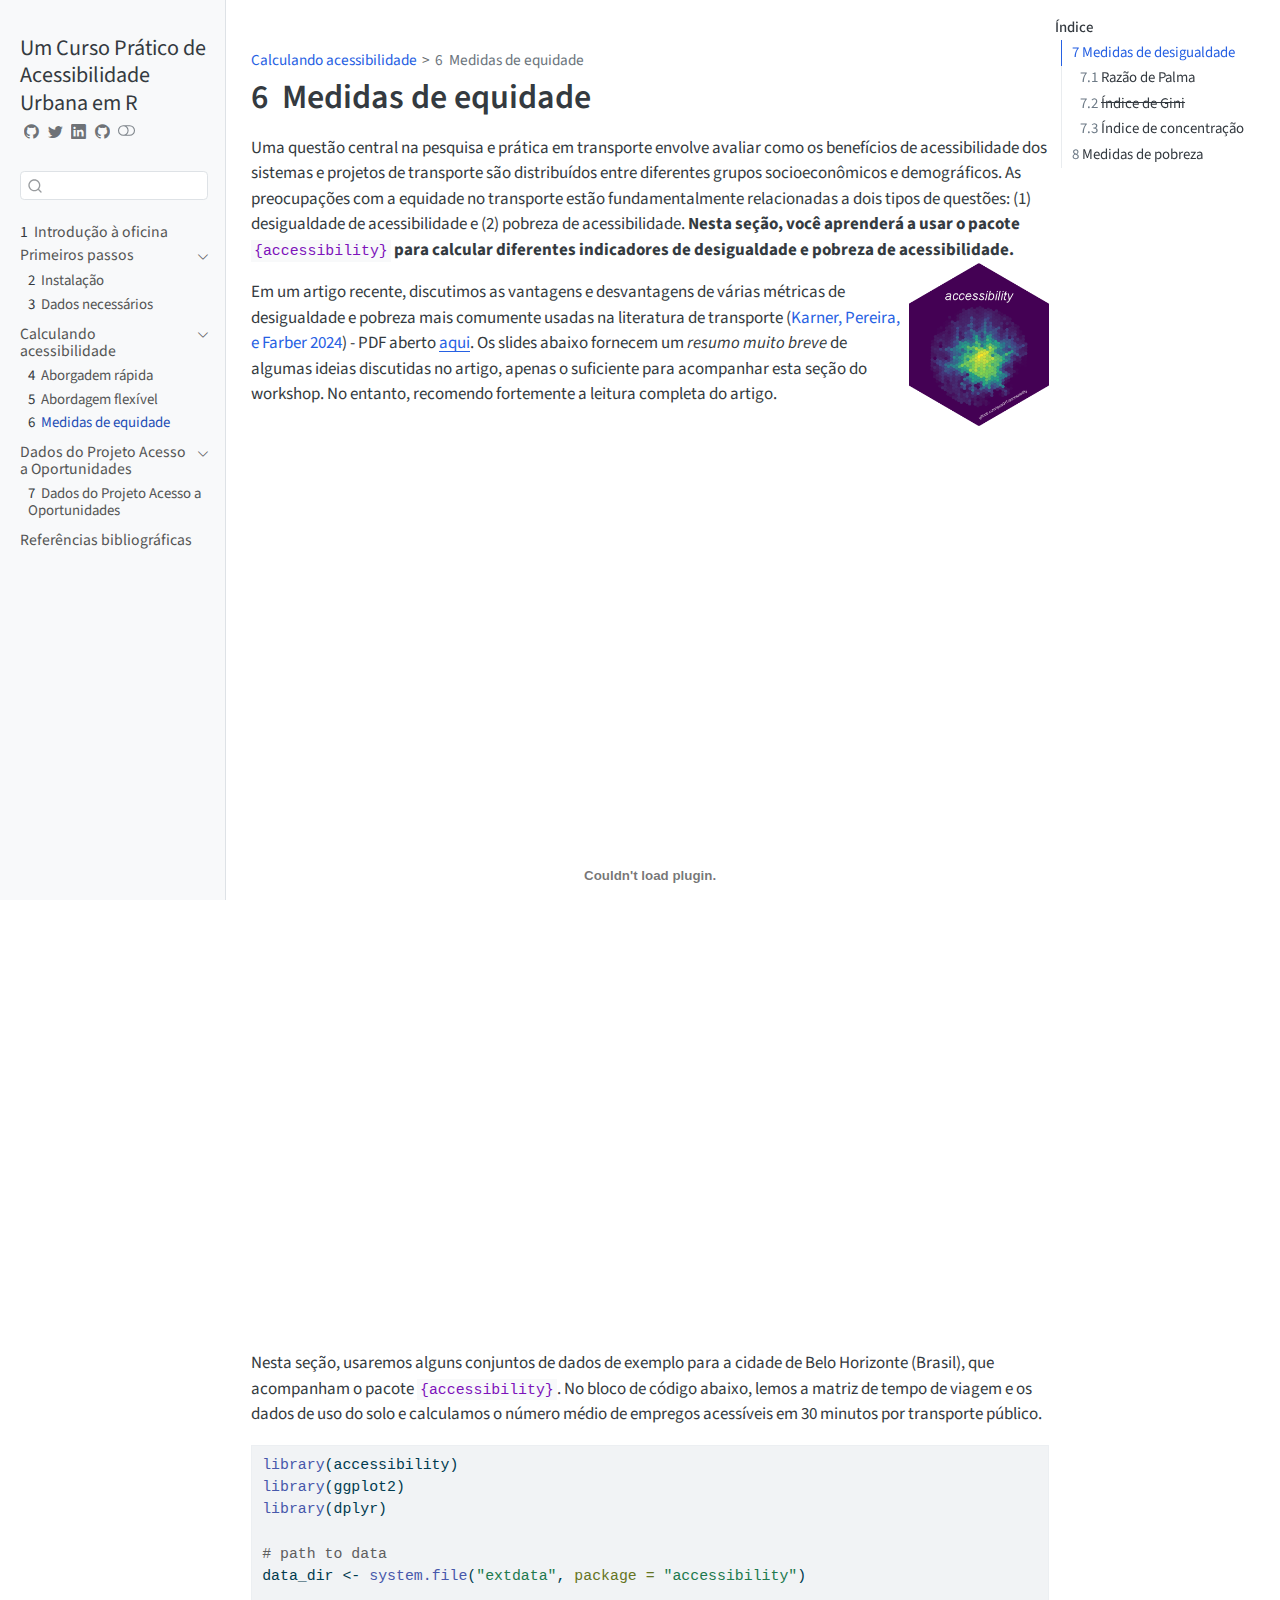
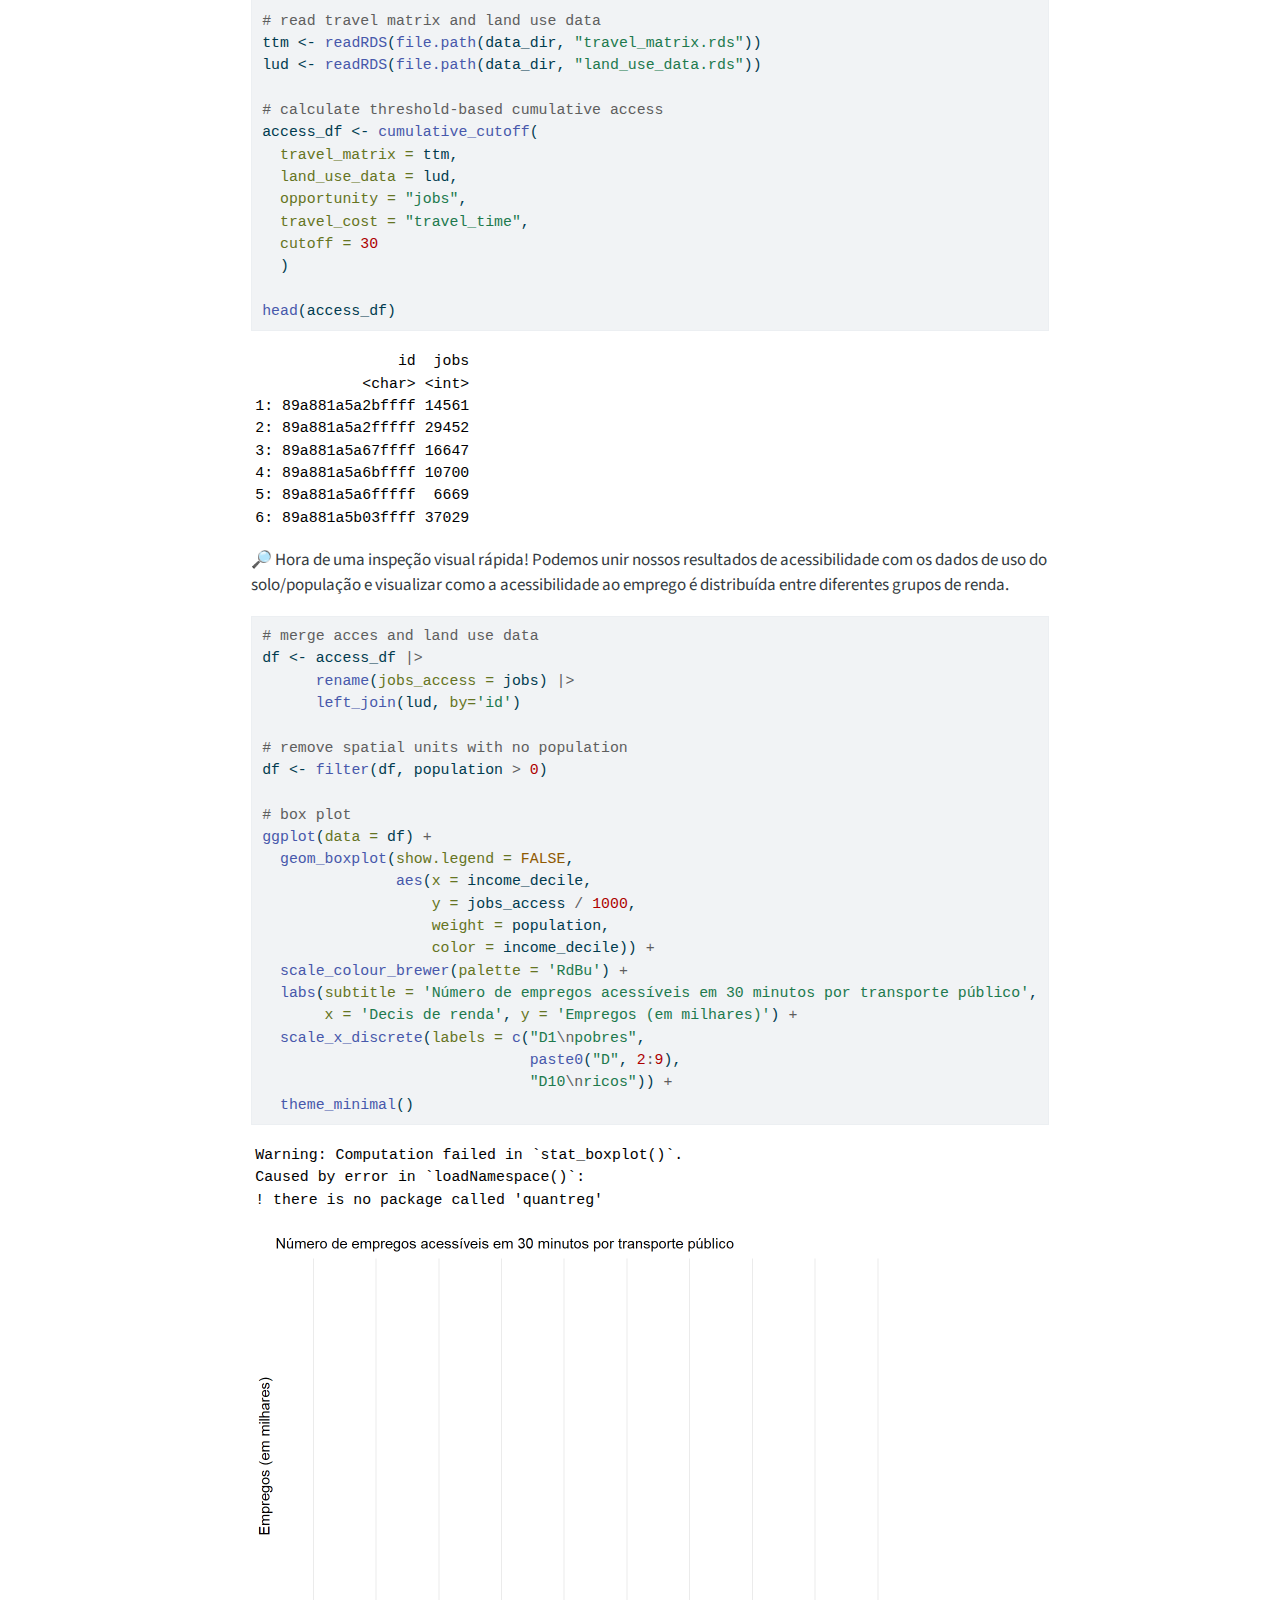
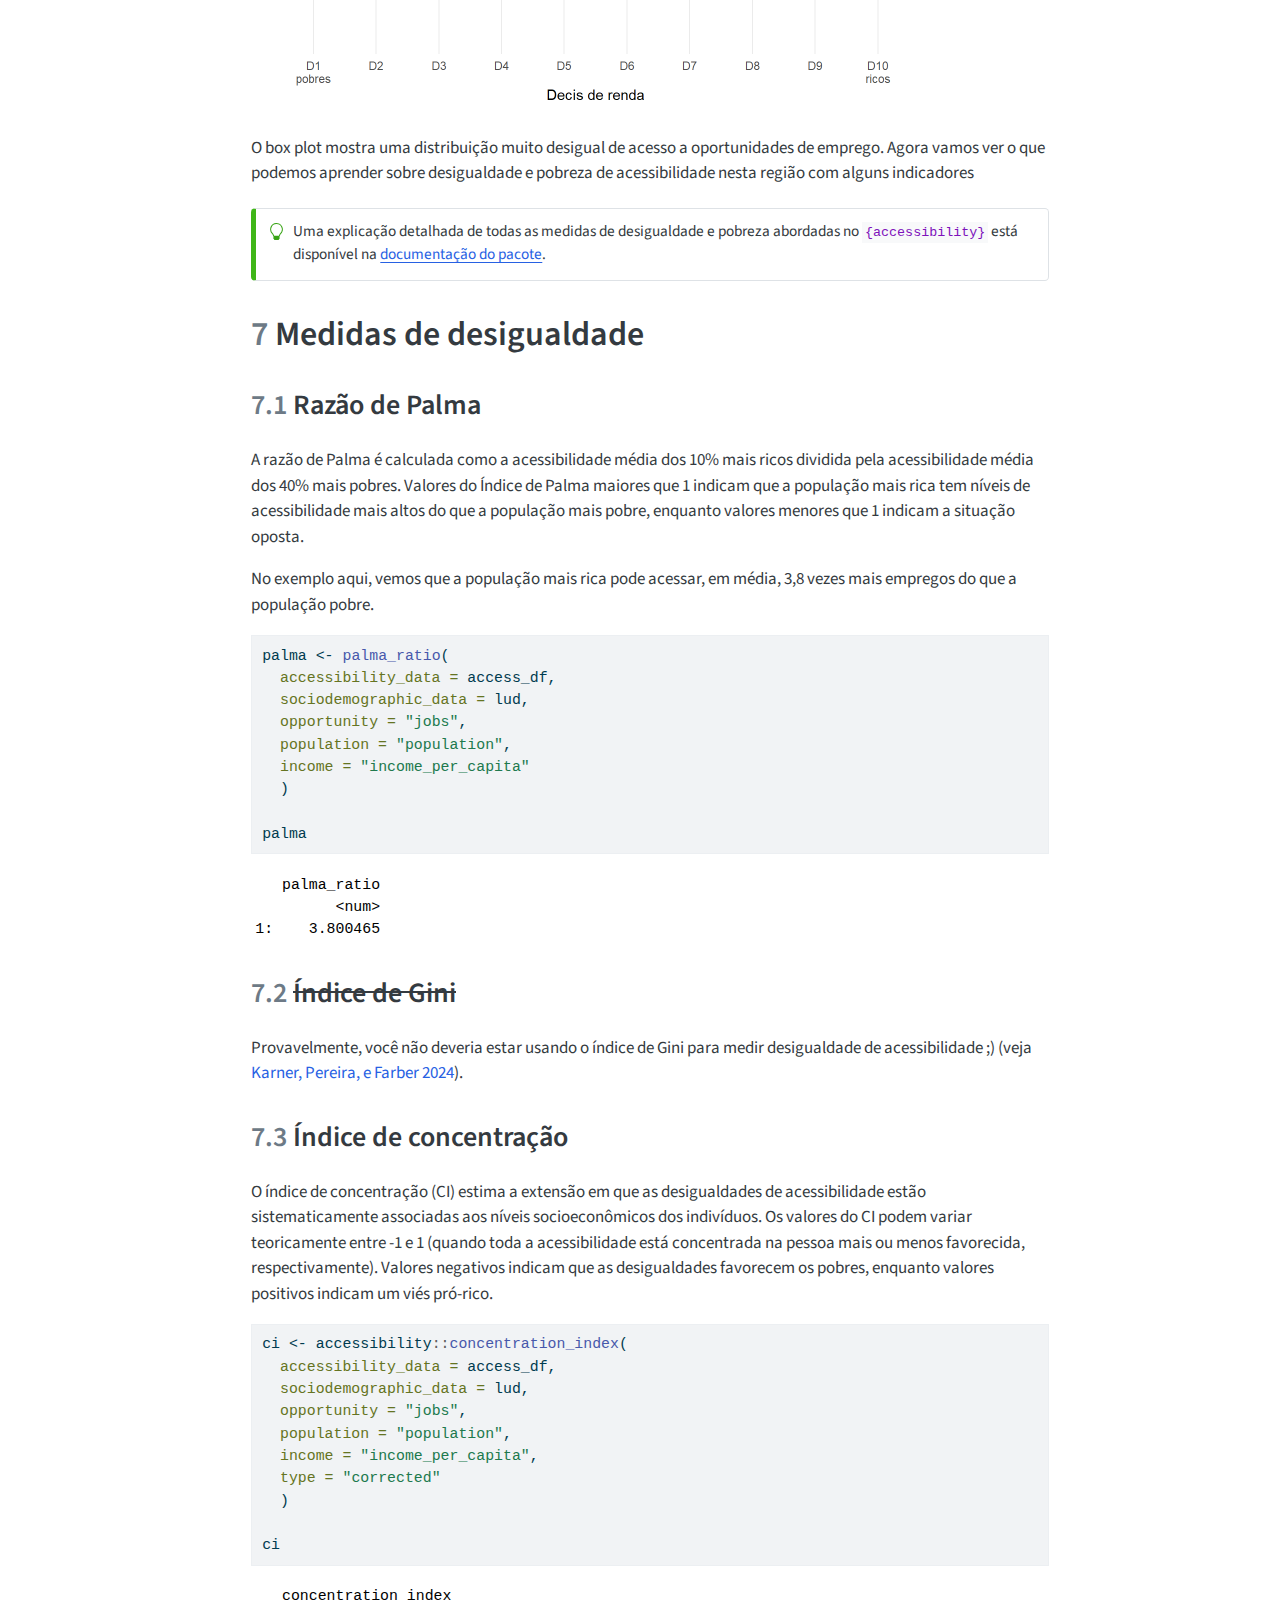
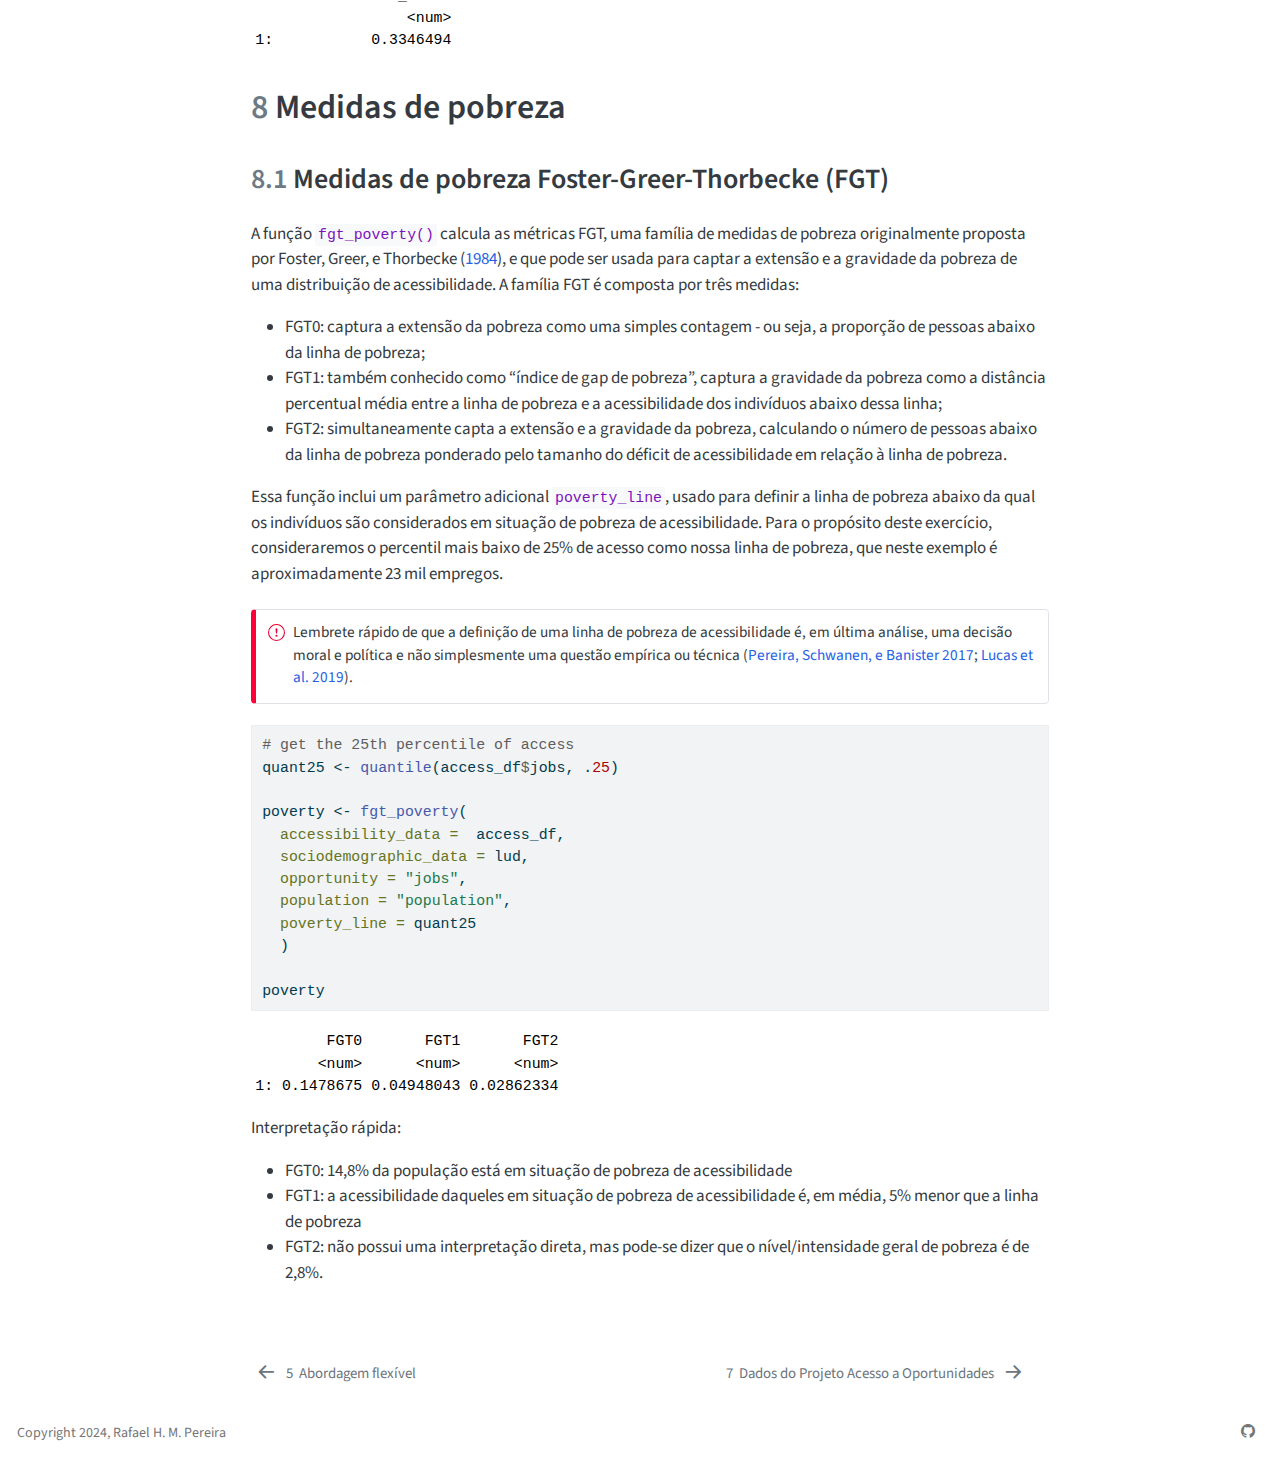
<file: docs/3.3_equity_measures.html>
<!DOCTYPE html>
<html xmlns="http://www.w3.org/1999/xhtml" lang="pt" xml:lang="pt"><head>

<meta charset="utf-8">
<meta name="generator" content="quarto-1.6.42">

<meta name="viewport" content="width=device-width, initial-scale=1.0, user-scalable=yes">


<title>6&nbsp; Medidas de equidade – Um Curso Prático de Acessibilidade Urbana em R</title>
<style>
code{white-space: pre-wrap;}
span.smallcaps{font-variant: small-caps;}
div.columns{display: flex; gap: min(4vw, 1.5em);}
div.column{flex: auto; overflow-x: auto;}
div.hanging-indent{margin-left: 1.5em; text-indent: -1.5em;}
ul.task-list{list-style: none;}
ul.task-list li input[type="checkbox"] {
  width: 0.8em;
  margin: 0 0.8em 0.2em -1em; /* quarto-specific, see https://github.com/quarto-dev/quarto-cli/issues/4556 */ 
  vertical-align: middle;
}
/* CSS for syntax highlighting */
pre > code.sourceCode { white-space: pre; position: relative; }
pre > code.sourceCode > span { line-height: 1.25; }
pre > code.sourceCode > span:empty { height: 1.2em; }
.sourceCode { overflow: visible; }
code.sourceCode > span { color: inherit; text-decoration: inherit; }
div.sourceCode { margin: 1em 0; }
pre.sourceCode { margin: 0; }
@media screen {
div.sourceCode { overflow: auto; }
}
@media print {
pre > code.sourceCode { white-space: pre-wrap; }
pre > code.sourceCode > span { display: inline-block; text-indent: -5em; padding-left: 5em; }
}
pre.numberSource code
  { counter-reset: source-line 0; }
pre.numberSource code > span
  { position: relative; left: -4em; counter-increment: source-line; }
pre.numberSource code > span > a:first-child::before
  { content: counter(source-line);
    position: relative; left: -1em; text-align: right; vertical-align: baseline;
    border: none; display: inline-block;
    -webkit-touch-callout: none; -webkit-user-select: none;
    -khtml-user-select: none; -moz-user-select: none;
    -ms-user-select: none; user-select: none;
    padding: 0 4px; width: 4em;
  }
pre.numberSource { margin-left: 3em;  padding-left: 4px; }
div.sourceCode
  {   }
@media screen {
pre > code.sourceCode > span > a:first-child::before { text-decoration: underline; }
}
/* CSS for citations */
div.csl-bib-body { }
div.csl-entry {
  clear: both;
  margin-bottom: 0em;
}
.hanging-indent div.csl-entry {
  margin-left:2em;
  text-indent:-2em;
}
div.csl-left-margin {
  min-width:2em;
  float:left;
}
div.csl-right-inline {
  margin-left:2em;
  padding-left:1em;
}
div.csl-indent {
  margin-left: 2em;
}</style>


<script src="site_libs/quarto-nav/quarto-nav.js"></script>
<script src="site_libs/quarto-nav/headroom.min.js"></script>
<script src="site_libs/clipboard/clipboard.min.js"></script>
<script src="site_libs/quarto-search/autocomplete.umd.js"></script>
<script src="site_libs/quarto-search/fuse.min.js"></script>
<script src="site_libs/quarto-search/quarto-search.js"></script>
<meta name="quarto:offset" content="./">
<link href="./4_aopdata_acessibilidade.html" rel="next">
<link href="./3.2_flexible_approach.html" rel="prev">
<link href=".//images/favicon.png" rel="icon" type="image/png">
<script src="site_libs/quarto-html/quarto.js"></script>
<script src="site_libs/quarto-html/popper.min.js"></script>
<script src="site_libs/quarto-html/tippy.umd.min.js"></script>
<link href="site_libs/quarto-html/tippy.css" rel="stylesheet">
<link href="site_libs/quarto-html/quarto-syntax-highlighting-2f5df379a58b258e96c21c0638c20c03.css" rel="stylesheet" class="quarto-color-scheme" id="quarto-text-highlighting-styles">
<link href="site_libs/quarto-html/quarto-syntax-highlighting-dark-b53751a350365c71b6c909e95f209ed1.css" rel="prefetch" class="quarto-color-scheme quarto-color-alternate" id="quarto-text-highlighting-styles">
<script src="site_libs/bootstrap/bootstrap.min.js"></script>
<link href="site_libs/bootstrap/bootstrap-icons.css" rel="stylesheet">
<link href="site_libs/bootstrap/bootstrap-b343bb23504f009ddf7b24643a6af19a.min.css" rel="stylesheet" append-hash="true" class="quarto-color-scheme" id="quarto-bootstrap" data-mode="light">
<link href="site_libs/bootstrap/bootstrap-dark-93979c3dcdd8127e23eebb5e274d8c39.min.css" rel="prefetch" append-hash="true" class="quarto-color-scheme quarto-color-alternate" id="quarto-bootstrap" data-mode="dark">
<script id="quarto-search-options" type="application/json">{
  "location": "sidebar",
  "copy-button": false,
  "collapse-after": 3,
  "panel-placement": "start",
  "type": "textbox",
  "limit": 50,
  "keyboard-shortcut": [
    "f",
    "/",
    "s"
  ],
  "show-item-context": false,
  "language": {
    "search-no-results-text": "Nenhum resultado",
    "search-matching-documents-text": "documentos correspondentes",
    "search-copy-link-title": "Copiar link para a busca",
    "search-hide-matches-text": "Esconder correspondências adicionais",
    "search-more-match-text": "mais correspondência neste documento",
    "search-more-matches-text": "mais correspondências neste documento",
    "search-clear-button-title": "Limpar",
    "search-text-placeholder": "",
    "search-detached-cancel-button-title": "Cancelar",
    "search-submit-button-title": "Enviar",
    "search-label": "Procurar"
  }
}</script>


<link rel="stylesheet" href="styles.css">
<meta name="citation_title" content="[6]{.chapter-number}&nbsp; [Medidas de equidade]{.chapter-title}">
<meta name="citation_fulltext_html_url" content="https://ipeagit.github.io/oficina_acessibilidade_anpet_2024/3.3_equity_measures.html">
<meta name="citation_language" content="pt">
<meta name="citation_reference" content="citation_title=Accessibility evaluation of land-use and transport strategies: Review and research directions;,citation_author=Karst Geurs;,citation_author=Bert Wee;,citation_publication_date=2004-06;,citation_cover_date=2004-06;,citation_year=2004;,citation_issue=2;,citation_doi=10.1016/j.jtrangeo.2003.10.005;,citation_issn=09666923;,citation_volume=12;,citation_language=en-US;,citation_journal_title=Journal of Transport Geography;">
<meta name="citation_reference" content="citation_title=Calculating place-based transit accessibility: Methods, tools and algorithmic dependence;,citation_author=Christopher Higgins;,citation_author=Matthew Palm;,citation_author=Amber DeJohn;,citation_author=Luna Xi;,citation_author=James Vaughan;,citation_author=Steven Farber;,citation_author=Michael Widener;,citation_author=Eric Miller;,citation_publication_date=2022-02;,citation_cover_date=2022-02;,citation_year=2022;,citation_issue=1;,citation_doi=10.5198/jtlu.2022.2012;,citation_issn=1938-7849;,citation_volume=15;,citation_journal_title=Journal of Transport and Land Use;">
<meta name="citation_reference" content="citation_title=From mobility to accessibility: Transforming urban transportation and land-use planning;,citation_author=Jonathan Levine;,citation_author=Joe Grengs;,citation_author=Louis A. Merlin;,citation_publication_date=2019;,citation_cover_date=2019;,citation_year=2019;">
<meta name="citation_reference" content="citation_title=Towards a general theory of access;,citation_author=David M. Levinson;,citation_author=Hao Wu;,citation_publication_date=2020-06;,citation_cover_date=2020-06;,citation_year=2020;,citation_issue=1;,citation_doi=10.5198/jtlu.2020.1660;,citation_issn=1938-7849;,citation_volume=13;,citation_journal_title=Journal of Transport and Land Use;">
<meta name="citation_reference" content="citation_title=Transport access manual: A guide for measuring connection between people and places;,citation_author=David Levinson;,citation_author=David King;,citation_publication_date=2020;,citation_cover_date=2020;,citation_year=2020;,citation_fulltext_html_url=https://ses.library.usyd.edu.au/handle/2123/23733;">
<meta name="citation_reference" content="citation_title=A method to evaluate equitable accessibility: Combining ethical theories and accessibility-based approaches;,citation_author=Karen Lucas;,citation_author=Bert Wee;,citation_author=Kees Maat;,citation_publication_date=2016-05;,citation_cover_date=2016-05;,citation_year=2016;,citation_issue=3;,citation_doi=10.1007/s11116-015-9585-2;,citation_issn=1572-9435;,citation_volume=43;,citation_journal_title=Transportation;">
<meta name="citation_reference" content="citation_title=Transport poverty and its adverse social consequences;,citation_author=Karen Lucas;,citation_author=Giulio Mattioli;,citation_author=Ersilia Verlinghieri;,citation_author=Alvaro Guzman;,citation_publication_date=2016-12;,citation_cover_date=2016-12;,citation_year=2016;,citation_issue=6;,citation_doi=10.1680/jtran.15.00073;,citation_issn=0965-092X, 1751-7710;,citation_volume=169;,citation_journal_title=Proceedings of the Institution of Civil Engineers - Transport;">
<meta name="citation_reference" content="citation_title=Accessibility: Measurement and application in transportation planning;,citation_author=Eric J. Miller;,citation_publication_date=2018-09;,citation_cover_date=2018-09;,citation_year=2018;,citation_issue=5;,citation_doi=10.1080/01441647.2018.1492778;,citation_issn=0144-1647;,citation_volume=38;,citation_journal_title=Transport Reviews;,citation_publisher=Routledge;">
<meta name="citation_reference" content="citation_title=Measuring accessibility: Positive and normative implementations of various accessibility indicators;,citation_author=Antonio Páez;,citation_author=Darren M. Scott;,citation_author=Catherine Morency;,citation_publication_date=2012-11;,citation_cover_date=2012-11;,citation_year=2012;,citation_doi=10.1016/j.jtrangeo.2012.03.016;,citation_issn=09666923;,citation_volume=25;,citation_language=en-US;,citation_journal_title=Journal of Transport Geography;">
<meta name="citation_reference" content="citation_title=Accessibility instruments for planning practice: A review of European experiences;,citation_author=Enrica Papa;,citation_author=Cecilia Silva;,citation_author=Marco Te Brömmelstroet;,citation_author=Angela Hull;,citation_publication_date=2015-06;,citation_cover_date=2015-06;,citation_year=2015;,citation_doi=10.5198/jtlu.2015.585;,citation_issn=1938-7849;,citation_journal_title=Journal of Transport and Land Use;">
<meta name="citation_reference" content="citation_title=Distributive justice and equity in transportation;,citation_author=Rafael H. M. Pereira;,citation_author=Tim Schwanen;,citation_author=David Banister;,citation_publication_date=2017;,citation_cover_date=2017;,citation_year=2017;,citation_issue=2;,citation_doi=10.1080/01441647.2016.1257660;,citation_issn=0144-1647, 1464-5327;,citation_volume=37;,citation_journal_title=Transport Reviews;">
<meta name="citation_reference" content="citation_title=R5r: Rapid Realistic Routing on Multimodal Transport Networks with R&amp;amp;amp;lt;sup&amp;gt;5&amp;lt;/sup&amp;gt; in R;,citation_author=Rafael H. M. Pereira;,citation_author=Marcus Saraiva;,citation_author=Daniel Herszenhut;,citation_author=Carlos Kaue Vieira Braga;,citation_author=Matthew Wigginton Conway;,citation_publication_date=2021-03;,citation_cover_date=2021-03;,citation_year=2021;,citation_doi=10.32866/001c.21262;,citation_journal_title=Transport Findings;,citation_publisher=Network Design Lab;">
<meta name="citation_reference" content="citation_title=Transportation Equity;,citation_author=Rafael H. M. Pereira;,citation_author=Alex Karner;,citation_editor=Roger Vickerman;,citation_publication_date=2021-01;,citation_cover_date=2021-01;,citation_year=2021;,citation_doi=10.1016/B978-0-08-102671-7.10053-3;,citation_isbn=978-0-08-102672-4;,citation_language=en-US;,citation_inbook_title=International Encyclopedia of Transportation;">
<meta name="citation_reference" content="citation_title=Accessibility: Transport Accessibility Measures;,citation_author=Rafael H. M. Pereira;,citation_author=Daniel Herszenhut;,citation_publication_date=2022;,citation_cover_date=2022;,citation_year=2022;">
<meta name="citation_reference" content="citation_title=Aopdata: Data from the Access to Opportunities Project;,citation_author=Rafael H. M. Pereira;,citation_author=Daniel Herszenhut;,citation_author=Carlos K. V. Braga;,citation_author=Diego B. Tomasiello;,citation_author=Marcus Saraiva;,citation_publication_date=2022;,citation_cover_date=2022;,citation_year=2022;">
<meta name="citation_reference" content="citation_title=Accessibility instruments in planning practice: Bridging the implementation gap;,citation_author=Cecília Silva;,citation_author=Luca Bertolini;,citation_author=Marco Brömmelstroet;,citation_author=Dimitris Milakis;,citation_author=Enrica Papa;,citation_publication_date=2017-01;,citation_cover_date=2017-01;,citation_year=2017;,citation_doi=10.1016/j.tranpol.2016.09.006;,citation_issn=0967-070X;,citation_volume=53;,citation_journal_title=Transport Policy;">
<meta name="citation_reference" content="citation_title=Transport Modes and Accessibility;,citation_author=Bert Wee;,citation_editor=Roger Vickerman;,citation_publication_date=2021-01;,citation_cover_date=2021-01;,citation_year=2021;,citation_doi=10.1016/B978-0-08-102671-7.10402-6;,citation_isbn=978-0-08-102672-4;,citation_inbook_title=International Encyclopedia of Transportation;">
<meta name="citation_reference" content="citation_title=Accessibility and equity: A conceptual framework and research agenda;,citation_author=Bert Wee;,citation_publication_date=2022-10;,citation_cover_date=2022-10;,citation_year=2022;,citation_doi=10.1016/j.jtrangeo.2022.103421;,citation_issn=09666923;,citation_volume=104;,citation_journal_title=Journal of Transport Geography;">
<meta name="citation_reference" content="citation_title=Advances and pitfalls in measuring transportation equity;,citation_author=Alex Karner;,citation_author=Rafael H. M. Pereira;,citation_author=Steven Farber;,citation_publication_date=2024-01;,citation_cover_date=2024-01;,citation_year=2024;,citation_doi=10.1007/s11116-023-10460-7;,citation_issn=1572-9435;,citation_language=en-US;,citation_journal_title=Transportation;">
<meta name="citation_reference" content="citation_title=Future accessibility impacts of transport policy scenarios: Equity and sensitivity to travel time thresholds for bus rapid transit expansion in rio de janeiro;,citation_author=Rafael H. M. Pereira;,citation_publication_date=2019;,citation_cover_date=2019;,citation_year=2019;,citation_fulltext_html_url=http://www.sciencedirect.com/science/article/pii/S0966692318302047;,citation_doi=https://doi.org/10.1016/j.jtrangeo.2018.12.005;,citation_issn=0966-6923;,citation_volume=74;,citation_journal_title=Journal of Transport Geography;">
<meta name="citation_reference" content="citation_title=A time interval metric for cumulative opportunity accessibility;,citation_author=Diego Bogado Tomasiello;,citation_author=Daniel Herszenhut;,citation_author=João Lucas Albuquerque Oliveira;,citation_author=Carlos Kaue Vieira Braga;,citation_author=Rafael H. M. Pereira;,citation_publication_date=2023-08;,citation_cover_date=2023-08;,citation_year=2023;,citation_doi=10.1016/j.apgeog.2023.103007;,citation_issn=0143-6228;,citation_volume=157;,citation_journal_title=Applied Geography;">
<meta name="citation_reference" content="citation_title=A Class of Decomposable Poverty Measures;,citation_author=James Foster;,citation_author=Joel Greer;,citation_author=Erik Thorbecke;,citation_publication_date=1984;,citation_cover_date=1984;,citation_year=1984;,citation_fulltext_html_url=https://www.jstor.org/stable/1913475;,citation_issue=3;,citation_doi=10.2307/1913475;,citation_issn=0012-9682;,citation_volume=52;,citation_journal_title=Econometrica;,citation_publisher=[Wiley, Econometric Society];">
<meta name="citation_reference" content="citation_title=Measuring transport equity;,citation_author=Karen Lucas;,citation_author=Karel Martens;,citation_author=Floridea Di Ciommo;,citation_author=Ariane Dupont-Kieffer;,citation_publication_date=2019;,citation_cover_date=2019;,citation_year=2019;">
<meta name="citation_reference" content="citation_title=Introduction to urban accessibility: A practical guide with r;,citation_author=Rafael H. M. Pereira;,citation_author=Daniel Herszenhut;,citation_publication_date=2023;,citation_cover_date=2023;,citation_year=2023;,citation_fulltext_html_url=https://ipeagit.github.io/intro_access_book/index.en.html;,citation_doi=10.38116/9786556350653;,citation_isbn=978-65-5635-065-3;">
<meta name="citation_reference" content="citation_title=Evidence-Based Transit and Land Use Sketch Planning Using Interactive Accessibility Methods on Combined Schedule and Headway-Based Networks;,citation_author=Matthew Wigginton Conway;,citation_author=Andrew Byrd;,citation_author=Marco Linden;,citation_publication_date=2017-01;,citation_cover_date=2017-01;,citation_year=2017;,citation_issue=1;,citation_doi=10.3141/2653-06;,citation_issn=0361-1981, 2169-4052;,citation_volume=2653;,citation_journal_title=Transportation Research Record: Journal of the Transportation Research Board;">
</head>

<body class="nav-sidebar docked">

<div id="quarto-search-results"></div>
  <header id="quarto-header" class="headroom fixed-top">
  <nav class="quarto-secondary-nav">
    <div class="container-fluid d-flex">
      <button type="button" class="quarto-btn-toggle btn" data-bs-toggle="collapse" role="button" data-bs-target=".quarto-sidebar-collapse-item" aria-controls="quarto-sidebar" aria-expanded="false" aria-label="Alternar barra lateral" onclick="if (window.quartoToggleHeadroom) { window.quartoToggleHeadroom(); }">
        <i class="bi bi-layout-text-sidebar-reverse"></i>
      </button>
        <nav class="quarto-page-breadcrumbs" aria-label="breadcrumb"><ol class="breadcrumb"><li class="breadcrumb-item"><a href="./3.1_quick_approach.html">Calculando acessibilidade</a></li><li class="breadcrumb-item"><a href="./3.3_equity_measures.html"><span class="chapter-number">6</span>&nbsp; <span class="chapter-title">Medidas de equidade</span></a></li></ol></nav>
        <a class="flex-grow-1" role="navigation" data-bs-toggle="collapse" data-bs-target=".quarto-sidebar-collapse-item" aria-controls="quarto-sidebar" aria-expanded="false" aria-label="Alternar barra lateral" onclick="if (window.quartoToggleHeadroom) { window.quartoToggleHeadroom(); }">      
        </a>
      <button type="button" class="btn quarto-search-button" aria-label="Procurar" onclick="window.quartoOpenSearch();">
        <i class="bi bi-search"></i>
      </button>
    </div>
  </nav>
</header>
<!-- content -->
<div id="quarto-content" class="quarto-container page-columns page-rows-contents page-layout-article">
<!-- sidebar -->
  <nav id="quarto-sidebar" class="sidebar collapse collapse-horizontal quarto-sidebar-collapse-item sidebar-navigation docked overflow-auto">
    <div class="pt-lg-2 mt-2 text-left sidebar-header">
    <div class="sidebar-title mb-0 py-0">
      <a href="./">Um Curso Prático de Acessibilidade Urbana em R</a> 
        <div class="sidebar-tools-main tools-wide">
    <a href="https://github.com/ipeaGIT/oficina_acessibilidade_anpet_2024" title="Github" class="quarto-navigation-tool px-1" aria-label="Github"><i class="bi bi-github"></i></a>
    <a href="https://x.com/UrbanDemog" title="twitter" class="quarto-navigation-tool px-1" aria-label="twitter"><i class="bi bi-twitter"></i></a>
    <a href="https://www.linkedin.com/in/rafael-h-m-pereira/" title="linkedin" class="quarto-navigation-tool px-1" aria-label="linkedin"><i class="bi bi-linkedin"></i></a>
    <a href="https://github.com/ipeaGIT/oficina_acessibilidade_anpet_2024" title="Código fonte" class="quarto-navigation-tool px-1" aria-label="Código fonte"><i class="bi bi-github"></i></a>
  <a href="" class="quarto-color-scheme-toggle quarto-navigation-tool  px-1" onclick="window.quartoToggleColorScheme(); return false;" title="Alternar modo escuro"><i class="bi"></i></a>
</div>
    </div>
      </div>
        <div class="mt-2 flex-shrink-0 align-items-center">
        <div class="sidebar-search">
        <div id="quarto-search" class="" title="Procurar"></div>
        </div>
        </div>
    <div class="sidebar-menu-container"> 
    <ul class="list-unstyled mt-1">
        <li class="sidebar-item">
  <div class="sidebar-item-container"> 
  <a href="./index.html" class="sidebar-item-text sidebar-link">
 <span class="menu-text"><span class="chapter-number">1</span>&nbsp; <span class="chapter-title">Introdução à oficina</span></span></a>
  </div>
</li>
        <li class="sidebar-item sidebar-item-section">
      <div class="sidebar-item-container"> 
            <a class="sidebar-item-text sidebar-link text-start" data-bs-toggle="collapse" data-bs-target="#quarto-sidebar-section-1" role="navigation" aria-expanded="true">
 <span class="menu-text">Primeiros passos</span></a>
          <a class="sidebar-item-toggle text-start" data-bs-toggle="collapse" data-bs-target="#quarto-sidebar-section-1" role="navigation" aria-expanded="true" aria-label="Alternar seção">
            <i class="bi bi-chevron-right ms-2"></i>
          </a> 
      </div>
      <ul id="quarto-sidebar-section-1" class="collapse list-unstyled sidebar-section depth1 show">  
          <li class="sidebar-item">
  <div class="sidebar-item-container"> 
  <a href="./2.1_installation.html" class="sidebar-item-text sidebar-link">
 <span class="menu-text"><span class="chapter-number">2</span>&nbsp; <span class="chapter-title">Instalação</span></span></a>
  </div>
</li>
          <li class="sidebar-item">
  <div class="sidebar-item-container"> 
  <a href="./2.2_data_requirements.html" class="sidebar-item-text sidebar-link">
 <span class="menu-text"><span class="chapter-number">3</span>&nbsp; <span class="chapter-title">Dados necessários</span></span></a>
  </div>
</li>
      </ul>
  </li>
        <li class="sidebar-item sidebar-item-section">
      <div class="sidebar-item-container"> 
            <a class="sidebar-item-text sidebar-link text-start" data-bs-toggle="collapse" data-bs-target="#quarto-sidebar-section-2" role="navigation" aria-expanded="true">
 <span class="menu-text">Calculando acessibilidade</span></a>
          <a class="sidebar-item-toggle text-start" data-bs-toggle="collapse" data-bs-target="#quarto-sidebar-section-2" role="navigation" aria-expanded="true" aria-label="Alternar seção">
            <i class="bi bi-chevron-right ms-2"></i>
          </a> 
      </div>
      <ul id="quarto-sidebar-section-2" class="collapse list-unstyled sidebar-section depth1 show">  
          <li class="sidebar-item">
  <div class="sidebar-item-container"> 
  <a href="./3.1_quick_approach.html" class="sidebar-item-text sidebar-link">
 <span class="menu-text"><span class="chapter-number">4</span>&nbsp; <span class="chapter-title">Aborgadem rápida</span></span></a>
  </div>
</li>
          <li class="sidebar-item">
  <div class="sidebar-item-container"> 
  <a href="./3.2_flexible_approach.html" class="sidebar-item-text sidebar-link">
 <span class="menu-text"><span class="chapter-number">5</span>&nbsp; <span class="chapter-title">Abordagem flexível</span></span></a>
  </div>
</li>
          <li class="sidebar-item">
  <div class="sidebar-item-container"> 
  <a href="./3.3_equity_measures.html" class="sidebar-item-text sidebar-link active">
 <span class="menu-text"><span class="chapter-number">6</span>&nbsp; <span class="chapter-title">Medidas de equidade</span></span></a>
  </div>
</li>
      </ul>
  </li>
        <li class="sidebar-item sidebar-item-section">
      <div class="sidebar-item-container"> 
            <a class="sidebar-item-text sidebar-link text-start" data-bs-toggle="collapse" data-bs-target="#quarto-sidebar-section-3" role="navigation" aria-expanded="true">
 <span class="menu-text">Dados do Projeto Acesso a Oportunidades</span></a>
          <a class="sidebar-item-toggle text-start" data-bs-toggle="collapse" data-bs-target="#quarto-sidebar-section-3" role="navigation" aria-expanded="true" aria-label="Alternar seção">
            <i class="bi bi-chevron-right ms-2"></i>
          </a> 
      </div>
      <ul id="quarto-sidebar-section-3" class="collapse list-unstyled sidebar-section depth1 show">  
          <li class="sidebar-item">
  <div class="sidebar-item-container"> 
  <a href="./4_aopdata_acessibilidade.html" class="sidebar-item-text sidebar-link">
 <span class="menu-text"><span class="chapter-number">7</span>&nbsp; <span class="chapter-title">Dados do Projeto Acesso a Oportunidades</span></span></a>
  </div>
</li>
      </ul>
  </li>
        <li class="sidebar-item">
  <div class="sidebar-item-container"> 
  <a href="./references.html" class="sidebar-item-text sidebar-link">
 <span class="menu-text">Referências bibliográficas</span></a>
  </div>
</li>
    </ul>
    </div>
</nav>
<div id="quarto-sidebar-glass" class="quarto-sidebar-collapse-item" data-bs-toggle="collapse" data-bs-target=".quarto-sidebar-collapse-item"></div>
<!-- margin-sidebar -->
    <div id="quarto-margin-sidebar" class="sidebar margin-sidebar">
        <nav id="TOC" role="doc-toc" class="toc-active">
    <h2 id="toc-title">Índice</h2>
  <ul>
  <li><a href="#medidas-de-desigualdade" id="toc-medidas-de-desigualdade" class="nav-link active" data-scroll-target="#medidas-de-desigualdade"><span class="header-section-number">7</span> Medidas de desigualdade</a>
  <ul class="collapse">
  <li><a href="#razão-de-palma" id="toc-razão-de-palma" class="nav-link" data-scroll-target="#razão-de-palma"><span class="header-section-number">7.1</span> Razão de Palma</a></li>
  <li><a href="#índice-de-gini" id="toc-índice-de-gini" class="nav-link" data-scroll-target="#índice-de-gini"><span class="header-section-number">7.2</span> <del>Índice de Gini</del></a></li>
  <li><a href="#índice-de-concentração" id="toc-índice-de-concentração" class="nav-link" data-scroll-target="#índice-de-concentração"><span class="header-section-number">7.3</span> Índice de concentração</a></li>
  </ul></li>
  <li><a href="#medidas-de-pobreza" id="toc-medidas-de-pobreza" class="nav-link" data-scroll-target="#medidas-de-pobreza"><span class="header-section-number">8</span> Medidas de pobreza</a>
  <ul class="collapse">
  <li><a href="#medidas-de-pobreza-foster-greer-thorbecke-fgt" id="toc-medidas-de-pobreza-foster-greer-thorbecke-fgt" class="nav-link" data-scroll-target="#medidas-de-pobreza-foster-greer-thorbecke-fgt"><span class="header-section-number">8.1</span> Medidas de pobreza Foster-Greer-Thorbecke (FGT)</a></li>
  </ul></li>
  </ul>
</nav>
    </div>
<!-- main -->
<div class="quarto-about-solana column-body">
  <div class="about-entity">
    <div class="entity-contents">
      <header id="title-block-header" class="quarto-title-block default"><nav class="quarto-page-breadcrumbs quarto-title-breadcrumbs d-none d-lg-block" aria-label="breadcrumb"><ol class="breadcrumb"><li class="breadcrumb-item"><a href="./3.1_quick_approach.html">Calculando acessibilidade</a></li><li class="breadcrumb-item"><a href="./3.3_equity_measures.html"><span class="chapter-number">6</span>&nbsp; <span class="chapter-title">Medidas de equidade</span></a></li></ol></nav>
<div class="quarto-title">
<h1 class="title"><span class="chapter-number">6</span>&nbsp; <span class="chapter-title">Medidas de equidade</span></h1>
</div>
<div class="quarto-title-meta">
  </div>
</header> 
      <div class="about-contents"><main class="content" id="quarto-document-content">

<p>Uma questão central na pesquisa e prática em transporte envolve avaliar como os benefícios de acessibilidade dos sistemas e projetos de transporte são distribuídos entre diferentes grupos socioeconômicos e demográficos. As preocupações com a equidade no transporte estão fundamentalmente relacionadas a dois tipos de questões: (1) desigualdade de acessibilidade e (2) pobreza de acessibilidade. <strong>Nesta seção, você aprenderá a usar o pacote <code>{accessibility}</code> para calcular diferentes indicadores de desigualdade e pobreza de acessibilidade.</strong> <img align="right" src="./images/accessibility_logo.png?raw=true" alt="logo" width="140"></p>
<p>Em um artigo recente, discutimos as vantagens e desvantagens de várias métricas de desigualdade e pobreza mais comumente usadas na literatura de transporte <span class="citation" data-cites="karner2024advances">(<a href="references.html#ref-karner2024advances" role="doc-biblioref">Karner, Pereira, e Farber 2024</a>)</span> - PDF aberto <a href="https://www.urbandemographics.org/publication/2024_transp_measuring_transportation_equity/">aqui</a>. Os slides abaixo fornecem um <em>resumo muito breve</em> de algumas ideias discutidas no artigo, apenas o suficiente para acompanhar esta seção do workshop. No entanto, recomendo fortemente a leitura completa do artigo.</p>
<!-- Slides -->
<p>
<embed src="slides/3.3_equity_metrics.pdf" style="width:100.0%;height:100vh;">
</p>
<p>Nesta seção, usaremos alguns conjuntos de dados de exemplo para a cidade de Belo Horizonte (Brasil), que acompanham o pacote <code>{accessibility}</code>. No bloco de código abaixo, lemos a matriz de tempo de viagem e os dados de uso do solo e calculamos o número médio de empregos acessíveis em 30 minutos por transporte público.</p>
<div class="cell">
<div class="sourceCode cell-code" id="cb1"><pre class="sourceCode r code-with-copy"><code class="sourceCode r"><span id="cb1-1"><a href="#cb1-1" aria-hidden="true" tabindex="-1"></a><span class="fu">library</span>(accessibility)</span>
<span id="cb1-2"><a href="#cb1-2" aria-hidden="true" tabindex="-1"></a><span class="fu">library</span>(ggplot2)</span>
<span id="cb1-3"><a href="#cb1-3" aria-hidden="true" tabindex="-1"></a><span class="fu">library</span>(dplyr)</span>
<span id="cb1-4"><a href="#cb1-4" aria-hidden="true" tabindex="-1"></a></span>
<span id="cb1-5"><a href="#cb1-5" aria-hidden="true" tabindex="-1"></a><span class="co"># path to data</span></span>
<span id="cb1-6"><a href="#cb1-6" aria-hidden="true" tabindex="-1"></a>data_dir <span class="ot">&lt;-</span> <span class="fu">system.file</span>(<span class="st">"extdata"</span>, <span class="at">package =</span> <span class="st">"accessibility"</span>)</span>
<span id="cb1-7"><a href="#cb1-7" aria-hidden="true" tabindex="-1"></a></span>
<span id="cb1-8"><a href="#cb1-8" aria-hidden="true" tabindex="-1"></a><span class="co"># read travel matrix and land use data</span></span>
<span id="cb1-9"><a href="#cb1-9" aria-hidden="true" tabindex="-1"></a>ttm <span class="ot">&lt;-</span> <span class="fu">readRDS</span>(<span class="fu">file.path</span>(data_dir, <span class="st">"travel_matrix.rds"</span>))</span>
<span id="cb1-10"><a href="#cb1-10" aria-hidden="true" tabindex="-1"></a>lud <span class="ot">&lt;-</span> <span class="fu">readRDS</span>(<span class="fu">file.path</span>(data_dir, <span class="st">"land_use_data.rds"</span>))</span>
<span id="cb1-11"><a href="#cb1-11" aria-hidden="true" tabindex="-1"></a></span>
<span id="cb1-12"><a href="#cb1-12" aria-hidden="true" tabindex="-1"></a><span class="co"># calculate threshold-based cumulative access</span></span>
<span id="cb1-13"><a href="#cb1-13" aria-hidden="true" tabindex="-1"></a>access_df <span class="ot">&lt;-</span> <span class="fu">cumulative_cutoff</span>(</span>
<span id="cb1-14"><a href="#cb1-14" aria-hidden="true" tabindex="-1"></a>  <span class="at">travel_matrix =</span> ttm,</span>
<span id="cb1-15"><a href="#cb1-15" aria-hidden="true" tabindex="-1"></a>  <span class="at">land_use_data =</span> lud,</span>
<span id="cb1-16"><a href="#cb1-16" aria-hidden="true" tabindex="-1"></a>  <span class="at">opportunity =</span> <span class="st">"jobs"</span>,</span>
<span id="cb1-17"><a href="#cb1-17" aria-hidden="true" tabindex="-1"></a>  <span class="at">travel_cost =</span> <span class="st">"travel_time"</span>,</span>
<span id="cb1-18"><a href="#cb1-18" aria-hidden="true" tabindex="-1"></a>  <span class="at">cutoff =</span> <span class="dv">30</span></span>
<span id="cb1-19"><a href="#cb1-19" aria-hidden="true" tabindex="-1"></a>  )</span>
<span id="cb1-20"><a href="#cb1-20" aria-hidden="true" tabindex="-1"></a></span>
<span id="cb1-21"><a href="#cb1-21" aria-hidden="true" tabindex="-1"></a><span class="fu">head</span>(access_df)</span></code><button title="Copiar para a área de transferência" class="code-copy-button"><i class="bi"></i></button></pre></div>
<div class="cell-output cell-output-stdout">
<pre><code>                id  jobs
            &lt;char&gt; &lt;int&gt;
1: 89a881a5a2bffff 14561
2: 89a881a5a2fffff 29452
3: 89a881a5a67ffff 16647
4: 89a881a5a6bffff 10700
5: 89a881a5a6fffff  6669
6: 89a881a5b03ffff 37029</code></pre>
</div>
</div>
<p><span class="emoji" data-emoji="mag_right">🔎</span> Hora de uma inspeção visual rápida! Podemos unir nossos resultados de acessibilidade com os dados de uso do solo/população e visualizar como a acessibilidade ao emprego é distribuída entre diferentes grupos de renda.</p>
<div class="cell">
<div class="sourceCode cell-code" id="cb3"><pre class="sourceCode r code-with-copy"><code class="sourceCode r"><span id="cb3-1"><a href="#cb3-1" aria-hidden="true" tabindex="-1"></a><span class="co"># merge acces and land use data</span></span>
<span id="cb3-2"><a href="#cb3-2" aria-hidden="true" tabindex="-1"></a>df <span class="ot">&lt;-</span> access_df <span class="sc">|&gt;</span></span>
<span id="cb3-3"><a href="#cb3-3" aria-hidden="true" tabindex="-1"></a>      <span class="fu">rename</span>(<span class="at">jobs_access =</span> jobs) <span class="sc">|&gt;</span></span>
<span id="cb3-4"><a href="#cb3-4" aria-hidden="true" tabindex="-1"></a>      <span class="fu">left_join</span>(lud, <span class="at">by=</span><span class="st">'id'</span>)</span>
<span id="cb3-5"><a href="#cb3-5" aria-hidden="true" tabindex="-1"></a></span>
<span id="cb3-6"><a href="#cb3-6" aria-hidden="true" tabindex="-1"></a><span class="co"># remove spatial units with no population</span></span>
<span id="cb3-7"><a href="#cb3-7" aria-hidden="true" tabindex="-1"></a>df <span class="ot">&lt;-</span> <span class="fu">filter</span>(df, population <span class="sc">&gt;</span> <span class="dv">0</span>)</span>
<span id="cb3-8"><a href="#cb3-8" aria-hidden="true" tabindex="-1"></a></span>
<span id="cb3-9"><a href="#cb3-9" aria-hidden="true" tabindex="-1"></a><span class="co"># box plot</span></span>
<span id="cb3-10"><a href="#cb3-10" aria-hidden="true" tabindex="-1"></a><span class="fu">ggplot</span>(<span class="at">data =</span> df) <span class="sc">+</span></span>
<span id="cb3-11"><a href="#cb3-11" aria-hidden="true" tabindex="-1"></a>  <span class="fu">geom_boxplot</span>(<span class="at">show.legend =</span> <span class="cn">FALSE</span>,</span>
<span id="cb3-12"><a href="#cb3-12" aria-hidden="true" tabindex="-1"></a>               <span class="fu">aes</span>(<span class="at">x =</span> income_decile, </span>
<span id="cb3-13"><a href="#cb3-13" aria-hidden="true" tabindex="-1"></a>                   <span class="at">y =</span> jobs_access <span class="sc">/</span> <span class="dv">1000</span>, </span>
<span id="cb3-14"><a href="#cb3-14" aria-hidden="true" tabindex="-1"></a>                   <span class="at">weight =</span> population, </span>
<span id="cb3-15"><a href="#cb3-15" aria-hidden="true" tabindex="-1"></a>                   <span class="at">color =</span> income_decile)) <span class="sc">+</span></span>
<span id="cb3-16"><a href="#cb3-16" aria-hidden="true" tabindex="-1"></a>  <span class="fu">scale_colour_brewer</span>(<span class="at">palette =</span> <span class="st">'RdBu'</span>) <span class="sc">+</span> </span>
<span id="cb3-17"><a href="#cb3-17" aria-hidden="true" tabindex="-1"></a>  <span class="fu">labs</span>(<span class="at">subtitle =</span> <span class="st">'Número de empregos acessíveis em 30 minutos por transporte público'</span>,</span>
<span id="cb3-18"><a href="#cb3-18" aria-hidden="true" tabindex="-1"></a>       <span class="at">x =</span> <span class="st">'Decis de renda'</span>, <span class="at">y =</span> <span class="st">'Empregos (em milhares)'</span>) <span class="sc">+</span></span>
<span id="cb3-19"><a href="#cb3-19" aria-hidden="true" tabindex="-1"></a>  <span class="fu">scale_x_discrete</span>(<span class="at">labels =</span> <span class="fu">c</span>(<span class="st">"D1</span><span class="sc">\n</span><span class="st">pobres"</span>, </span>
<span id="cb3-20"><a href="#cb3-20" aria-hidden="true" tabindex="-1"></a>                              <span class="fu">paste0</span>(<span class="st">"D"</span>, <span class="dv">2</span><span class="sc">:</span><span class="dv">9</span>), </span>
<span id="cb3-21"><a href="#cb3-21" aria-hidden="true" tabindex="-1"></a>                              <span class="st">"D10</span><span class="sc">\n</span><span class="st">ricos"</span>)) <span class="sc">+</span></span>
<span id="cb3-22"><a href="#cb3-22" aria-hidden="true" tabindex="-1"></a>  <span class="fu">theme_minimal</span>()</span></code><button title="Copiar para a área de transferência" class="code-copy-button"><i class="bi"></i></button></pre></div>
<div class="cell-output cell-output-stderr">
<pre><code>Warning: Computation failed in `stat_boxplot()`.
Caused by error in `loadNamespace()`:
! there is no package called 'quantreg'</code></pre>
</div>
<div class="cell-output-display">
<div>
<figure class="figure">
<p><img src="3.3_equity_measures_files/figure-html/unnamed-chunk-2-1.png" class="img-fluid figure-img" width="672"></p>
</figure>
</div>
</div>
</div>
<p>O box plot mostra uma distribuição muito desigual de acesso a oportunidades de emprego. Agora vamos ver o que podemos aprender sobre desigualdade e pobreza de acessibilidade nesta região com alguns indicadores</p>
<div class="callout callout-style-simple callout-tip">
<div class="callout-body d-flex">
<div class="callout-icon-container">
<i class="callout-icon"></i>
</div>
<div class="callout-body-container">
<p>Uma explicação detalhada de todas as medidas de desigualdade e pobreza abordadas no <code>{accessibility}</code> está disponível na <a href="https://ipeagit.github.io/accessibility/articles/inequality_and_poverty.html">documentação do pacote</a>.</p>
</div>
</div>
</div>
<section id="medidas-de-desigualdade" class="level1" data-number="7">
<h1 data-number="7"><span class="header-section-number">7</span> Medidas de desigualdade</h1>
<section id="razão-de-palma" class="level2" data-number="7.1">
<h2 data-number="7.1" data-anchor-id="razão-de-palma"><span class="header-section-number">7.1</span> Razão de Palma</h2>
<p>A razão de Palma é calculada como a acessibilidade média dos 10% mais ricos dividida pela acessibilidade média dos 40% mais pobres. Valores do Índice de Palma maiores que 1 indicam que a população mais rica tem níveis de acessibilidade mais altos do que a população mais pobre, enquanto valores menores que 1 indicam a situação oposta.</p>
<p>No exemplo aqui, vemos que a população mais rica pode acessar, em média, 3,8 vezes mais empregos do que a população pobre.</p>
<div class="cell">
<div class="sourceCode cell-code" id="cb5"><pre class="sourceCode r code-with-copy"><code class="sourceCode r"><span id="cb5-1"><a href="#cb5-1" aria-hidden="true" tabindex="-1"></a>palma <span class="ot">&lt;-</span> <span class="fu">palma_ratio</span>(</span>
<span id="cb5-2"><a href="#cb5-2" aria-hidden="true" tabindex="-1"></a>  <span class="at">accessibility_data =</span> access_df,</span>
<span id="cb5-3"><a href="#cb5-3" aria-hidden="true" tabindex="-1"></a>  <span class="at">sociodemographic_data =</span> lud,</span>
<span id="cb5-4"><a href="#cb5-4" aria-hidden="true" tabindex="-1"></a>  <span class="at">opportunity =</span> <span class="st">"jobs"</span>,</span>
<span id="cb5-5"><a href="#cb5-5" aria-hidden="true" tabindex="-1"></a>  <span class="at">population =</span> <span class="st">"population"</span>,</span>
<span id="cb5-6"><a href="#cb5-6" aria-hidden="true" tabindex="-1"></a>  <span class="at">income =</span> <span class="st">"income_per_capita"</span></span>
<span id="cb5-7"><a href="#cb5-7" aria-hidden="true" tabindex="-1"></a>  )</span>
<span id="cb5-8"><a href="#cb5-8" aria-hidden="true" tabindex="-1"></a></span>
<span id="cb5-9"><a href="#cb5-9" aria-hidden="true" tabindex="-1"></a>palma</span></code><button title="Copiar para a área de transferência" class="code-copy-button"><i class="bi"></i></button></pre></div>
<div class="cell-output cell-output-stdout">
<pre><code>   palma_ratio
         &lt;num&gt;
1:    3.800465</code></pre>
</div>
</div>
</section>
<section id="índice-de-gini" class="level2" data-number="7.2">
<h2 data-number="7.2" data-anchor-id="índice-de-gini"><span class="header-section-number">7.2</span> <del>Índice de Gini</del></h2>
<p>Provavelmente, você não deveria estar usando o índice de Gini para medir desigualdade de acessibilidade ;) <span class="citation" data-cites="karner2024advances">(veja <a href="references.html#ref-karner2024advances" role="doc-biblioref">Karner, Pereira, e Farber 2024</a>)</span>.</p>
</section>
<section id="índice-de-concentração" class="level2" data-number="7.3">
<h2 data-number="7.3" data-anchor-id="índice-de-concentração"><span class="header-section-number">7.3</span> Índice de concentração</h2>
<p>O índice de concentração (CI) estima a extensão em que as desigualdades de acessibilidade estão sistematicamente associadas aos níveis socioeconômicos dos indivíduos. Os valores do CI podem variar teoricamente entre -1 e 1 (quando toda a acessibilidade está concentrada na pessoa mais ou menos favorecida, respectivamente). Valores negativos indicam que as desigualdades favorecem os pobres, enquanto valores positivos indicam um viés pró-rico.</p>
<div class="cell">
<div class="sourceCode cell-code" id="cb7"><pre class="sourceCode r code-with-copy"><code class="sourceCode r"><span id="cb7-1"><a href="#cb7-1" aria-hidden="true" tabindex="-1"></a>ci <span class="ot">&lt;-</span> accessibility<span class="sc">::</span><span class="fu">concentration_index</span>(</span>
<span id="cb7-2"><a href="#cb7-2" aria-hidden="true" tabindex="-1"></a>  <span class="at">accessibility_data =</span> access_df,</span>
<span id="cb7-3"><a href="#cb7-3" aria-hidden="true" tabindex="-1"></a>  <span class="at">sociodemographic_data =</span> lud,</span>
<span id="cb7-4"><a href="#cb7-4" aria-hidden="true" tabindex="-1"></a>  <span class="at">opportunity =</span> <span class="st">"jobs"</span>,</span>
<span id="cb7-5"><a href="#cb7-5" aria-hidden="true" tabindex="-1"></a>  <span class="at">population =</span> <span class="st">"population"</span>,</span>
<span id="cb7-6"><a href="#cb7-6" aria-hidden="true" tabindex="-1"></a>  <span class="at">income =</span> <span class="st">"income_per_capita"</span>,</span>
<span id="cb7-7"><a href="#cb7-7" aria-hidden="true" tabindex="-1"></a>  <span class="at">type =</span> <span class="st">"corrected"</span></span>
<span id="cb7-8"><a href="#cb7-8" aria-hidden="true" tabindex="-1"></a>  )</span>
<span id="cb7-9"><a href="#cb7-9" aria-hidden="true" tabindex="-1"></a></span>
<span id="cb7-10"><a href="#cb7-10" aria-hidden="true" tabindex="-1"></a>ci</span></code><button title="Copiar para a área de transferência" class="code-copy-button"><i class="bi"></i></button></pre></div>
<div class="cell-output cell-output-stdout">
<pre><code>   concentration_index
                 &lt;num&gt;
1:           0.3346494</code></pre>
</div>
</div>
</section>
</section>
<section id="medidas-de-pobreza" class="level1" data-number="8">
<h1 data-number="8"><span class="header-section-number">8</span> Medidas de pobreza</h1>
<section id="medidas-de-pobreza-foster-greer-thorbecke-fgt" class="level2" data-number="8.1">
<h2 data-number="8.1" data-anchor-id="medidas-de-pobreza-foster-greer-thorbecke-fgt"><span class="header-section-number">8.1</span> Medidas de pobreza Foster-Greer-Thorbecke (FGT)</h2>
<p>A função <code>fgt_poverty()</code> calcula as métricas FGT, uma família de medidas de pobreza originalmente proposta por <span class="citation" data-cites="foster1984class">Foster, Greer, e Thorbecke (<a href="references.html#ref-foster1984class" role="doc-biblioref">1984</a>)</span>, e que pode ser usada para captar a extensão e a gravidade da pobreza de uma distribuição de acessibilidade. A família FGT é composta por três medidas:</p>
<ul>
<li>FGT0: captura a extensão da pobreza como uma simples contagem - ou seja, a proporção de pessoas abaixo da linha de pobreza;</li>
<li>FGT1: também conhecido como “índice de gap de pobreza”, captura a gravidade da pobreza como a distância percentual média entre a linha de pobreza e a acessibilidade dos indivíduos abaixo dessa linha;</li>
<li>FGT2: simultaneamente capta a extensão e a gravidade da pobreza, calculando o número de pessoas abaixo da linha de pobreza ponderado pelo tamanho do déficit de acessibilidade em relação à linha de pobreza.</li>
</ul>
<p>Essa função inclui um parâmetro adicional <code>poverty_line</code>, usado para definir a linha de pobreza abaixo da qual os indivíduos são considerados em situação de pobreza de acessibilidade. Para o propósito deste exercício, consideraremos o percentil mais baixo de 25% de acesso como nossa linha de pobreza, que neste exemplo é aproximadamente 23 mil empregos.</p>
<div class="callout callout-style-simple callout-important">
<div class="callout-body d-flex">
<div class="callout-icon-container">
<i class="callout-icon"></i>
</div>
<div class="callout-body-container">
<p>Lembrete rápido de que a definição de uma linha de pobreza de acessibilidade é, em última análise, uma decisão moral e política e não simplesmente uma questão empírica ou técnica <span class="citation" data-cites="pereira2017distributive lucas2019measuring">(<a href="references.html#ref-pereira2017distributive" role="doc-biblioref">Pereira, Schwanen, e Banister 2017</a>; <a href="references.html#ref-lucas2019measuring" role="doc-biblioref">Lucas et al. 2019</a>)</span>.</p>
</div>
</div>
</div>
<div class="cell">
<div class="sourceCode cell-code" id="cb9"><pre class="sourceCode r code-with-copy"><code class="sourceCode r"><span id="cb9-1"><a href="#cb9-1" aria-hidden="true" tabindex="-1"></a><span class="co"># get the 25th percentile of access</span></span>
<span id="cb9-2"><a href="#cb9-2" aria-hidden="true" tabindex="-1"></a>quant25 <span class="ot">&lt;-</span> <span class="fu">quantile</span>(access_df<span class="sc">$</span>jobs, .<span class="dv">25</span>)</span>
<span id="cb9-3"><a href="#cb9-3" aria-hidden="true" tabindex="-1"></a></span>
<span id="cb9-4"><a href="#cb9-4" aria-hidden="true" tabindex="-1"></a>poverty <span class="ot">&lt;-</span> <span class="fu">fgt_poverty</span>(</span>
<span id="cb9-5"><a href="#cb9-5" aria-hidden="true" tabindex="-1"></a>  <span class="at">accessibility_data =</span>  access_df,</span>
<span id="cb9-6"><a href="#cb9-6" aria-hidden="true" tabindex="-1"></a>  <span class="at">sociodemographic_data =</span> lud,</span>
<span id="cb9-7"><a href="#cb9-7" aria-hidden="true" tabindex="-1"></a>  <span class="at">opportunity =</span> <span class="st">"jobs"</span>,</span>
<span id="cb9-8"><a href="#cb9-8" aria-hidden="true" tabindex="-1"></a>  <span class="at">population =</span> <span class="st">"population"</span>,</span>
<span id="cb9-9"><a href="#cb9-9" aria-hidden="true" tabindex="-1"></a>  <span class="at">poverty_line =</span> quant25</span>
<span id="cb9-10"><a href="#cb9-10" aria-hidden="true" tabindex="-1"></a>  )</span>
<span id="cb9-11"><a href="#cb9-11" aria-hidden="true" tabindex="-1"></a></span>
<span id="cb9-12"><a href="#cb9-12" aria-hidden="true" tabindex="-1"></a>poverty</span></code><button title="Copiar para a área de transferência" class="code-copy-button"><i class="bi"></i></button></pre></div>
<div class="cell-output cell-output-stdout">
<pre><code>        FGT0       FGT1       FGT2
       &lt;num&gt;      &lt;num&gt;      &lt;num&gt;
1: 0.1478675 0.04948043 0.02862334</code></pre>
</div>
</div>
<p>Interpretação rápida:</p>
<ul>
<li>FGT0: 14,8% da população está em situação de pobreza de acessibilidade</li>
<li>FGT1: a acessibilidade daqueles em situação de pobreza de acessibilidade é, em média, 5% menor que a linha de pobreza</li>
<li>FGT2: não possui uma interpretação direta, mas pode-se dizer que o nível/intensidade geral de pobreza é de 2,8%.</li>
</ul>


<div id="refs" class="references csl-bib-body hanging-indent" data-entry-spacing="0" role="list" style="display: none">
<div id="ref-foster1984class" class="csl-entry" role="listitem">
Foster, James, Joel Greer, e Erik Thorbecke. 1984. <span>«A <span>Class</span> of <span>Decomposable Poverty Measures</span>»</span>. <em>Econometrica</em> 52 (3): 761–66. <a href="https://doi.org/10.2307/1913475">https://doi.org/10.2307/1913475</a>.
</div>
<div id="ref-karner2024advances" class="csl-entry" role="listitem">
Karner, Alex, Rafael H. M. Pereira, e Steven Farber. 2024. <span>«Advances and Pitfalls in Measuring Transportation Equity»</span>. <em>Transportation</em>, janeiro. <a href="https://doi.org/10.1007/s11116-023-10460-7">https://doi.org/10.1007/s11116-023-10460-7</a>.
</div>
<div id="ref-lucas2019measuring" class="csl-entry" role="listitem">
Lucas, Karen, Karel Martens, Floridea Di Ciommo, e Ariane Dupont-Kieffer. 2019. <em>Measuring transport equity</em>. Elsevier.
</div>
<div id="ref-pereira2017distributive" class="csl-entry" role="listitem">
Pereira, Rafael H. M., Tim Schwanen, e David Banister. 2017. <span>«Distributive Justice and Equity in Transportation»</span>. <em>Transport Reviews</em> 37 (2): 170–91. <a href="https://doi.org/10.1080/01441647.2016.1257660">https://doi.org/10.1080/01441647.2016.1257660</a>.
</div>
</div>
</section>
</section>
</main></div>
    </div>
  </div>
</div>
 <!-- /main -->
<script id="quarto-html-after-body" type="application/javascript">
window.document.addEventListener("DOMContentLoaded", function (event) {
  const toggleBodyColorMode = (bsSheetEl) => {
    const mode = bsSheetEl.getAttribute("data-mode");
    const bodyEl = window.document.querySelector("body");
    if (mode === "dark") {
      bodyEl.classList.add("quarto-dark");
      bodyEl.classList.remove("quarto-light");
    } else {
      bodyEl.classList.add("quarto-light");
      bodyEl.classList.remove("quarto-dark");
    }
  }
  const toggleBodyColorPrimary = () => {
    const bsSheetEl = window.document.querySelector("link#quarto-bootstrap");
    if (bsSheetEl) {
      toggleBodyColorMode(bsSheetEl);
    }
  }
  toggleBodyColorPrimary();  
  const disableStylesheet = (stylesheets) => {
    for (let i=0; i < stylesheets.length; i++) {
      const stylesheet = stylesheets[i];
      stylesheet.rel = 'prefetch';
    }
  }
  const enableStylesheet = (stylesheets) => {
    for (let i=0; i < stylesheets.length; i++) {
      const stylesheet = stylesheets[i];
      stylesheet.rel = 'stylesheet';
    }
  }
  const manageTransitions = (selector, allowTransitions) => {
    const els = window.document.querySelectorAll(selector);
    for (let i=0; i < els.length; i++) {
      const el = els[i];
      if (allowTransitions) {
        el.classList.remove('notransition');
      } else {
        el.classList.add('notransition');
      }
    }
  }
  const toggleGiscusIfUsed = (isAlternate, darkModeDefault) => {
    const baseTheme = document.querySelector('#giscus-base-theme')?.value ?? 'light';
    const alternateTheme = document.querySelector('#giscus-alt-theme')?.value ?? 'dark';
    let newTheme = '';
    if(darkModeDefault) {
      newTheme = isAlternate ? baseTheme : alternateTheme;
    } else {
      newTheme = isAlternate ? alternateTheme : baseTheme;
    }
    const changeGiscusTheme = () => {
      // From: https://github.com/giscus/giscus/issues/336
      const sendMessage = (message) => {
        const iframe = document.querySelector('iframe.giscus-frame');
        if (!iframe) return;
        iframe.contentWindow.postMessage({ giscus: message }, 'https://giscus.app');
      }
      sendMessage({
        setConfig: {
          theme: newTheme
        }
      });
    }
    const isGiscussLoaded = window.document.querySelector('iframe.giscus-frame') !== null;
    if (isGiscussLoaded) {
      changeGiscusTheme();
    }
  }
  const toggleColorMode = (alternate) => {
    // Switch the stylesheets
    const alternateStylesheets = window.document.querySelectorAll('link.quarto-color-scheme.quarto-color-alternate');
    manageTransitions('#quarto-margin-sidebar .nav-link', false);
    if (alternate) {
      enableStylesheet(alternateStylesheets);
      for (const sheetNode of alternateStylesheets) {
        if (sheetNode.id === "quarto-bootstrap") {
          toggleBodyColorMode(sheetNode);
        }
      }
    } else {
      disableStylesheet(alternateStylesheets);
      toggleBodyColorPrimary();
    }
    manageTransitions('#quarto-margin-sidebar .nav-link', true);
    // Switch the toggles
    const toggles = window.document.querySelectorAll('.quarto-color-scheme-toggle');
    for (let i=0; i < toggles.length; i++) {
      const toggle = toggles[i];
      if (toggle) {
        if (alternate) {
          toggle.classList.add("alternate");     
        } else {
          toggle.classList.remove("alternate");
        }
      }
    }
    // Hack to workaround the fact that safari doesn't
    // properly recolor the scrollbar when toggling (#1455)
    if (navigator.userAgent.indexOf('Safari') > 0 && navigator.userAgent.indexOf('Chrome') == -1) {
      manageTransitions("body", false);
      window.scrollTo(0, 1);
      setTimeout(() => {
        window.scrollTo(0, 0);
        manageTransitions("body", true);
      }, 40);  
    }
  }
  const isFileUrl = () => { 
    return window.location.protocol === 'file:';
  }
  const hasAlternateSentinel = () => {  
    let styleSentinel = getColorSchemeSentinel();
    if (styleSentinel !== null) {
      return styleSentinel === "alternate";
    } else {
      return false;
    }
  }
  const setStyleSentinel = (alternate) => {
    const value = alternate ? "alternate" : "default";
    if (!isFileUrl()) {
      window.localStorage.setItem("quarto-color-scheme", value);
    } else {
      localAlternateSentinel = value;
    }
  }
  const getColorSchemeSentinel = () => {
    if (!isFileUrl()) {
      const storageValue = window.localStorage.getItem("quarto-color-scheme");
      return storageValue != null ? storageValue : localAlternateSentinel;
    } else {
      return localAlternateSentinel;
    }
  }
  const darkModeDefault = false;
  let localAlternateSentinel = darkModeDefault ? 'alternate' : 'default';
  // Dark / light mode switch
  window.quartoToggleColorScheme = () => {
    // Read the current dark / light value 
    let toAlternate = !hasAlternateSentinel();
    toggleColorMode(toAlternate);
    setStyleSentinel(toAlternate);
    toggleGiscusIfUsed(toAlternate, darkModeDefault);
  };
  // Ensure there is a toggle, if there isn't float one in the top right
  if (window.document.querySelector('.quarto-color-scheme-toggle') === null) {
    const a = window.document.createElement('a');
    a.classList.add('top-right');
    a.classList.add('quarto-color-scheme-toggle');
    a.href = "";
    a.onclick = function() { try { window.quartoToggleColorScheme(); } catch {} return false; };
    const i = window.document.createElement("i");
    i.classList.add('bi');
    a.appendChild(i);
    window.document.body.appendChild(a);
  }
  // Switch to dark mode if need be
  if (hasAlternateSentinel()) {
    toggleColorMode(true);
  } else {
    toggleColorMode(false);
  }
  const isCodeAnnotation = (el) => {
    for (const clz of el.classList) {
      if (clz.startsWith('code-annotation-')) {                     
        return true;
      }
    }
    return false;
  }
  const onCopySuccess = function(e) {
    // button target
    const button = e.trigger;
    // don't keep focus
    button.blur();
    // flash "checked"
    button.classList.add('code-copy-button-checked');
    var currentTitle = button.getAttribute("title");
    button.setAttribute("title", "Copiada");
    let tooltip;
    if (window.bootstrap) {
      button.setAttribute("data-bs-toggle", "tooltip");
      button.setAttribute("data-bs-placement", "left");
      button.setAttribute("data-bs-title", "Copiada");
      tooltip = new bootstrap.Tooltip(button, 
        { trigger: "manual", 
          customClass: "code-copy-button-tooltip",
          offset: [0, -8]});
      tooltip.show();    
    }
    setTimeout(function() {
      if (tooltip) {
        tooltip.hide();
        button.removeAttribute("data-bs-title");
        button.removeAttribute("data-bs-toggle");
        button.removeAttribute("data-bs-placement");
      }
      button.setAttribute("title", currentTitle);
      button.classList.remove('code-copy-button-checked');
    }, 1000);
    // clear code selection
    e.clearSelection();
  }
  const getTextToCopy = function(trigger) {
      const codeEl = trigger.previousElementSibling.cloneNode(true);
      for (const childEl of codeEl.children) {
        if (isCodeAnnotation(childEl)) {
          childEl.remove();
        }
      }
      return codeEl.innerText;
  }
  const clipboard = new window.ClipboardJS('.code-copy-button:not([data-in-quarto-modal])', {
    text: getTextToCopy
  });
  clipboard.on('success', onCopySuccess);
  if (window.document.getElementById('quarto-embedded-source-code-modal')) {
    const clipboardModal = new window.ClipboardJS('.code-copy-button[data-in-quarto-modal]', {
      text: getTextToCopy,
      container: window.document.getElementById('quarto-embedded-source-code-modal')
    });
    clipboardModal.on('success', onCopySuccess);
  }
    var localhostRegex = new RegExp(/^(?:http|https):\/\/localhost\:?[0-9]*\//);
    var mailtoRegex = new RegExp(/^mailto:/);
      var filterRegex = new RegExp("https:\/\/ipeagit\.github\.io\/oficina_acessibilidade_anpet_2024\/");
    var isInternal = (href) => {
        return filterRegex.test(href) || localhostRegex.test(href) || mailtoRegex.test(href);
    }
    // Inspect non-navigation links and adorn them if external
 	var links = window.document.querySelectorAll('a[href]:not(.nav-link):not(.navbar-brand):not(.toc-action):not(.sidebar-link):not(.sidebar-item-toggle):not(.pagination-link):not(.no-external):not([aria-hidden]):not(.dropdown-item):not(.quarto-navigation-tool):not(.about-link)');
    for (var i=0; i<links.length; i++) {
      const link = links[i];
      if (!isInternal(link.href)) {
        // undo the damage that might have been done by quarto-nav.js in the case of
        // links that we want to consider external
        if (link.dataset.originalHref !== undefined) {
          link.href = link.dataset.originalHref;
        }
      }
    }
  function tippyHover(el, contentFn, onTriggerFn, onUntriggerFn) {
    const config = {
      allowHTML: true,
      maxWidth: 500,
      delay: 100,
      arrow: false,
      appendTo: function(el) {
          return el.parentElement;
      },
      interactive: true,
      interactiveBorder: 10,
      theme: 'quarto',
      placement: 'bottom-start',
    };
    if (contentFn) {
      config.content = contentFn;
    }
    if (onTriggerFn) {
      config.onTrigger = onTriggerFn;
    }
    if (onUntriggerFn) {
      config.onUntrigger = onUntriggerFn;
    }
    window.tippy(el, config); 
  }
  const noterefs = window.document.querySelectorAll('a[role="doc-noteref"]');
  for (var i=0; i<noterefs.length; i++) {
    const ref = noterefs[i];
    tippyHover(ref, function() {
      // use id or data attribute instead here
      let href = ref.getAttribute('data-footnote-href') || ref.getAttribute('href');
      try { href = new URL(href).hash; } catch {}
      const id = href.replace(/^#\/?/, "");
      const note = window.document.getElementById(id);
      if (note) {
        return note.innerHTML;
      } else {
        return "";
      }
    });
  }
  const xrefs = window.document.querySelectorAll('a.quarto-xref');
  const processXRef = (id, note) => {
    // Strip column container classes
    const stripColumnClz = (el) => {
      el.classList.remove("page-full", "page-columns");
      if (el.children) {
        for (const child of el.children) {
          stripColumnClz(child);
        }
      }
    }
    stripColumnClz(note)
    if (id === null || id.startsWith('sec-')) {
      // Special case sections, only their first couple elements
      const container = document.createElement("div");
      if (note.children && note.children.length > 2) {
        container.appendChild(note.children[0].cloneNode(true));
        for (let i = 1; i < note.children.length; i++) {
          const child = note.children[i];
          if (child.tagName === "P" && child.innerText === "") {
            continue;
          } else {
            container.appendChild(child.cloneNode(true));
            break;
          }
        }
        if (window.Quarto?.typesetMath) {
          window.Quarto.typesetMath(container);
        }
        return container.innerHTML
      } else {
        if (window.Quarto?.typesetMath) {
          window.Quarto.typesetMath(note);
        }
        return note.innerHTML;
      }
    } else {
      // Remove any anchor links if they are present
      const anchorLink = note.querySelector('a.anchorjs-link');
      if (anchorLink) {
        anchorLink.remove();
      }
      if (window.Quarto?.typesetMath) {
        window.Quarto.typesetMath(note);
      }
      if (note.classList.contains("callout")) {
        return note.outerHTML;
      } else {
        return note.innerHTML;
      }
    }
  }
  for (var i=0; i<xrefs.length; i++) {
    const xref = xrefs[i];
    tippyHover(xref, undefined, function(instance) {
      instance.disable();
      let url = xref.getAttribute('href');
      let hash = undefined; 
      if (url.startsWith('#')) {
        hash = url;
      } else {
        try { hash = new URL(url).hash; } catch {}
      }
      if (hash) {
        const id = hash.replace(/^#\/?/, "");
        const note = window.document.getElementById(id);
        if (note !== null) {
          try {
            const html = processXRef(id, note.cloneNode(true));
            instance.setContent(html);
          } finally {
            instance.enable();
            instance.show();
          }
        } else {
          // See if we can fetch this
          fetch(url.split('#')[0])
          .then(res => res.text())
          .then(html => {
            const parser = new DOMParser();
            const htmlDoc = parser.parseFromString(html, "text/html");
            const note = htmlDoc.getElementById(id);
            if (note !== null) {
              const html = processXRef(id, note);
              instance.setContent(html);
            } 
          }).finally(() => {
            instance.enable();
            instance.show();
          });
        }
      } else {
        // See if we can fetch a full url (with no hash to target)
        // This is a special case and we should probably do some content thinning / targeting
        fetch(url)
        .then(res => res.text())
        .then(html => {
          const parser = new DOMParser();
          const htmlDoc = parser.parseFromString(html, "text/html");
          const note = htmlDoc.querySelector('main.content');
          if (note !== null) {
            // This should only happen for chapter cross references
            // (since there is no id in the URL)
            // remove the first header
            if (note.children.length > 0 && note.children[0].tagName === "HEADER") {
              note.children[0].remove();
            }
            const html = processXRef(null, note);
            instance.setContent(html);
          } 
        }).finally(() => {
          instance.enable();
          instance.show();
        });
      }
    }, function(instance) {
    });
  }
      let selectedAnnoteEl;
      const selectorForAnnotation = ( cell, annotation) => {
        let cellAttr = 'data-code-cell="' + cell + '"';
        let lineAttr = 'data-code-annotation="' +  annotation + '"';
        const selector = 'span[' + cellAttr + '][' + lineAttr + ']';
        return selector;
      }
      const selectCodeLines = (annoteEl) => {
        const doc = window.document;
        const targetCell = annoteEl.getAttribute("data-target-cell");
        const targetAnnotation = annoteEl.getAttribute("data-target-annotation");
        const annoteSpan = window.document.querySelector(selectorForAnnotation(targetCell, targetAnnotation));
        const lines = annoteSpan.getAttribute("data-code-lines").split(",");
        const lineIds = lines.map((line) => {
          return targetCell + "-" + line;
        })
        let top = null;
        let height = null;
        let parent = null;
        if (lineIds.length > 0) {
            //compute the position of the single el (top and bottom and make a div)
            const el = window.document.getElementById(lineIds[0]);
            top = el.offsetTop;
            height = el.offsetHeight;
            parent = el.parentElement.parentElement;
          if (lineIds.length > 1) {
            const lastEl = window.document.getElementById(lineIds[lineIds.length - 1]);
            const bottom = lastEl.offsetTop + lastEl.offsetHeight;
            height = bottom - top;
          }
          if (top !== null && height !== null && parent !== null) {
            // cook up a div (if necessary) and position it 
            let div = window.document.getElementById("code-annotation-line-highlight");
            if (div === null) {
              div = window.document.createElement("div");
              div.setAttribute("id", "code-annotation-line-highlight");
              div.style.position = 'absolute';
              parent.appendChild(div);
            }
            div.style.top = top - 2 + "px";
            div.style.height = height + 4 + "px";
            div.style.left = 0;
            let gutterDiv = window.document.getElementById("code-annotation-line-highlight-gutter");
            if (gutterDiv === null) {
              gutterDiv = window.document.createElement("div");
              gutterDiv.setAttribute("id", "code-annotation-line-highlight-gutter");
              gutterDiv.style.position = 'absolute';
              const codeCell = window.document.getElementById(targetCell);
              const gutter = codeCell.querySelector('.code-annotation-gutter');
              gutter.appendChild(gutterDiv);
            }
            gutterDiv.style.top = top - 2 + "px";
            gutterDiv.style.height = height + 4 + "px";
          }
          selectedAnnoteEl = annoteEl;
        }
      };
      const unselectCodeLines = () => {
        const elementsIds = ["code-annotation-line-highlight", "code-annotation-line-highlight-gutter"];
        elementsIds.forEach((elId) => {
          const div = window.document.getElementById(elId);
          if (div) {
            div.remove();
          }
        });
        selectedAnnoteEl = undefined;
      };
        // Handle positioning of the toggle
    window.addEventListener(
      "resize",
      throttle(() => {
        elRect = undefined;
        if (selectedAnnoteEl) {
          selectCodeLines(selectedAnnoteEl);
        }
      }, 10)
    );
    function throttle(fn, ms) {
    let throttle = false;
    let timer;
      return (...args) => {
        if(!throttle) { // first call gets through
            fn.apply(this, args);
            throttle = true;
        } else { // all the others get throttled
            if(timer) clearTimeout(timer); // cancel #2
            timer = setTimeout(() => {
              fn.apply(this, args);
              timer = throttle = false;
            }, ms);
        }
      };
    }
      const annoteTargets = window.document.querySelectorAll('.code-annotation-anchor');
      for (let i=0; i<annoteTargets.length; i++) {
        const annoteTarget = annoteTargets[i];
        const targetCell = annoteTarget.getAttribute("data-target-cell");
        const targetAnnotation = annoteTarget.getAttribute("data-target-annotation");
        const contentFn = () => {
          const content = window.document.querySelector(selectorForAnnotation(targetCell, targetAnnotation));
          if (content) {
            const tipContent = content.cloneNode(true);
            tipContent.classList.add("code-annotation-tip-content");
            return tipContent.outerHTML;
          }
        }
        const config = {
          allowHTML: true,
          content: contentFn,
          onShow: (instance) => {
            selectCodeLines(instance.reference);
            instance.reference.classList.add('code-annotation-active');
            window.tippy.hideAll();
          },
          onHide: (instance) => {
            unselectCodeLines();
            instance.reference.classList.remove('code-annotation-active');
          },
          maxWidth: 300,
          delay: [50, 0],
          duration: [200, 0],
          offset: [5, 10],
          arrow: true,
          appendTo: function(el) {
            return el.parentElement.parentElement.parentElement;
          },
          interactive: true,
          interactiveBorder: 10,
          theme: 'quarto',
          placement: 'right',
          popperOptions: {
            modifiers: [
            {
              name: 'flip',
              options: {
                flipVariations: false, // true by default
                allowedAutoPlacements: ['right'],
                fallbackPlacements: ['right', 'top', 'top-start', 'top-end', 'bottom', 'bottom-start', 'bottom-end', 'left'],
              },
            },
            {
              name: 'preventOverflow',
              options: {
                mainAxis: false,
                altAxis: false
              }
            }
            ]        
          }      
        };
        window.tippy(annoteTarget, config); 
      }
  const findCites = (el) => {
    const parentEl = el.parentElement;
    if (parentEl) {
      const cites = parentEl.dataset.cites;
      if (cites) {
        return {
          el,
          cites: cites.split(' ')
        };
      } else {
        return findCites(el.parentElement)
      }
    } else {
      return undefined;
    }
  };
  var bibliorefs = window.document.querySelectorAll('a[role="doc-biblioref"]');
  for (var i=0; i<bibliorefs.length; i++) {
    const ref = bibliorefs[i];
    const citeInfo = findCites(ref);
    if (citeInfo) {
      tippyHover(citeInfo.el, function() {
        var popup = window.document.createElement('div');
        citeInfo.cites.forEach(function(cite) {
          var citeDiv = window.document.createElement('div');
          citeDiv.classList.add('hanging-indent');
          citeDiv.classList.add('csl-entry');
          var biblioDiv = window.document.getElementById('ref-' + cite);
          if (biblioDiv) {
            citeDiv.innerHTML = biblioDiv.innerHTML;
          }
          popup.appendChild(citeDiv);
        });
        return popup.innerHTML;
      });
    }
  }
});
</script>
<nav class="page-navigation">
  <div class="nav-page nav-page-previous">
      <a href="./3.2_flexible_approach.html" class="pagination-link" aria-label="Abordagem flexível">
        <i class="bi bi-arrow-left-short"></i> <span class="nav-page-text"><span class="chapter-number">5</span>&nbsp; <span class="chapter-title">Abordagem flexível</span></span>
      </a>          
  </div>
  <div class="nav-page nav-page-next">
      <a href="./4_aopdata_acessibilidade.html" class="pagination-link" aria-label="Dados do Projeto Acesso a Oportunidades">
        <span class="nav-page-text"><span class="chapter-number">7</span>&nbsp; <span class="chapter-title">Dados do Projeto Acesso a Oportunidades</span></span> <i class="bi bi-arrow-right-short"></i>
      </a>
  </div>
</nav>
</div> <!-- /content -->
<footer class="footer">
  <div class="nav-footer">
    <div class="nav-footer-left">
<p>Copyright 2024, Rafael H. M. Pereira</p>
</div>   
    <div class="nav-footer-center">
      &nbsp;
    </div>
    <div class="nav-footer-right">
      <ul class="footer-items list-unstyled">
    <li class="nav-item compact">
    <a class="nav-link active" href="https://github.com/ipeaGIT/oficina_acessibilidade_anpet_2024" aria-current="page">
      <i class="bi bi-github" role="img">
</i> 
    </a>
  </li>  
</ul>
    </div>
  </div>
</footer>




</body></html>
</file>
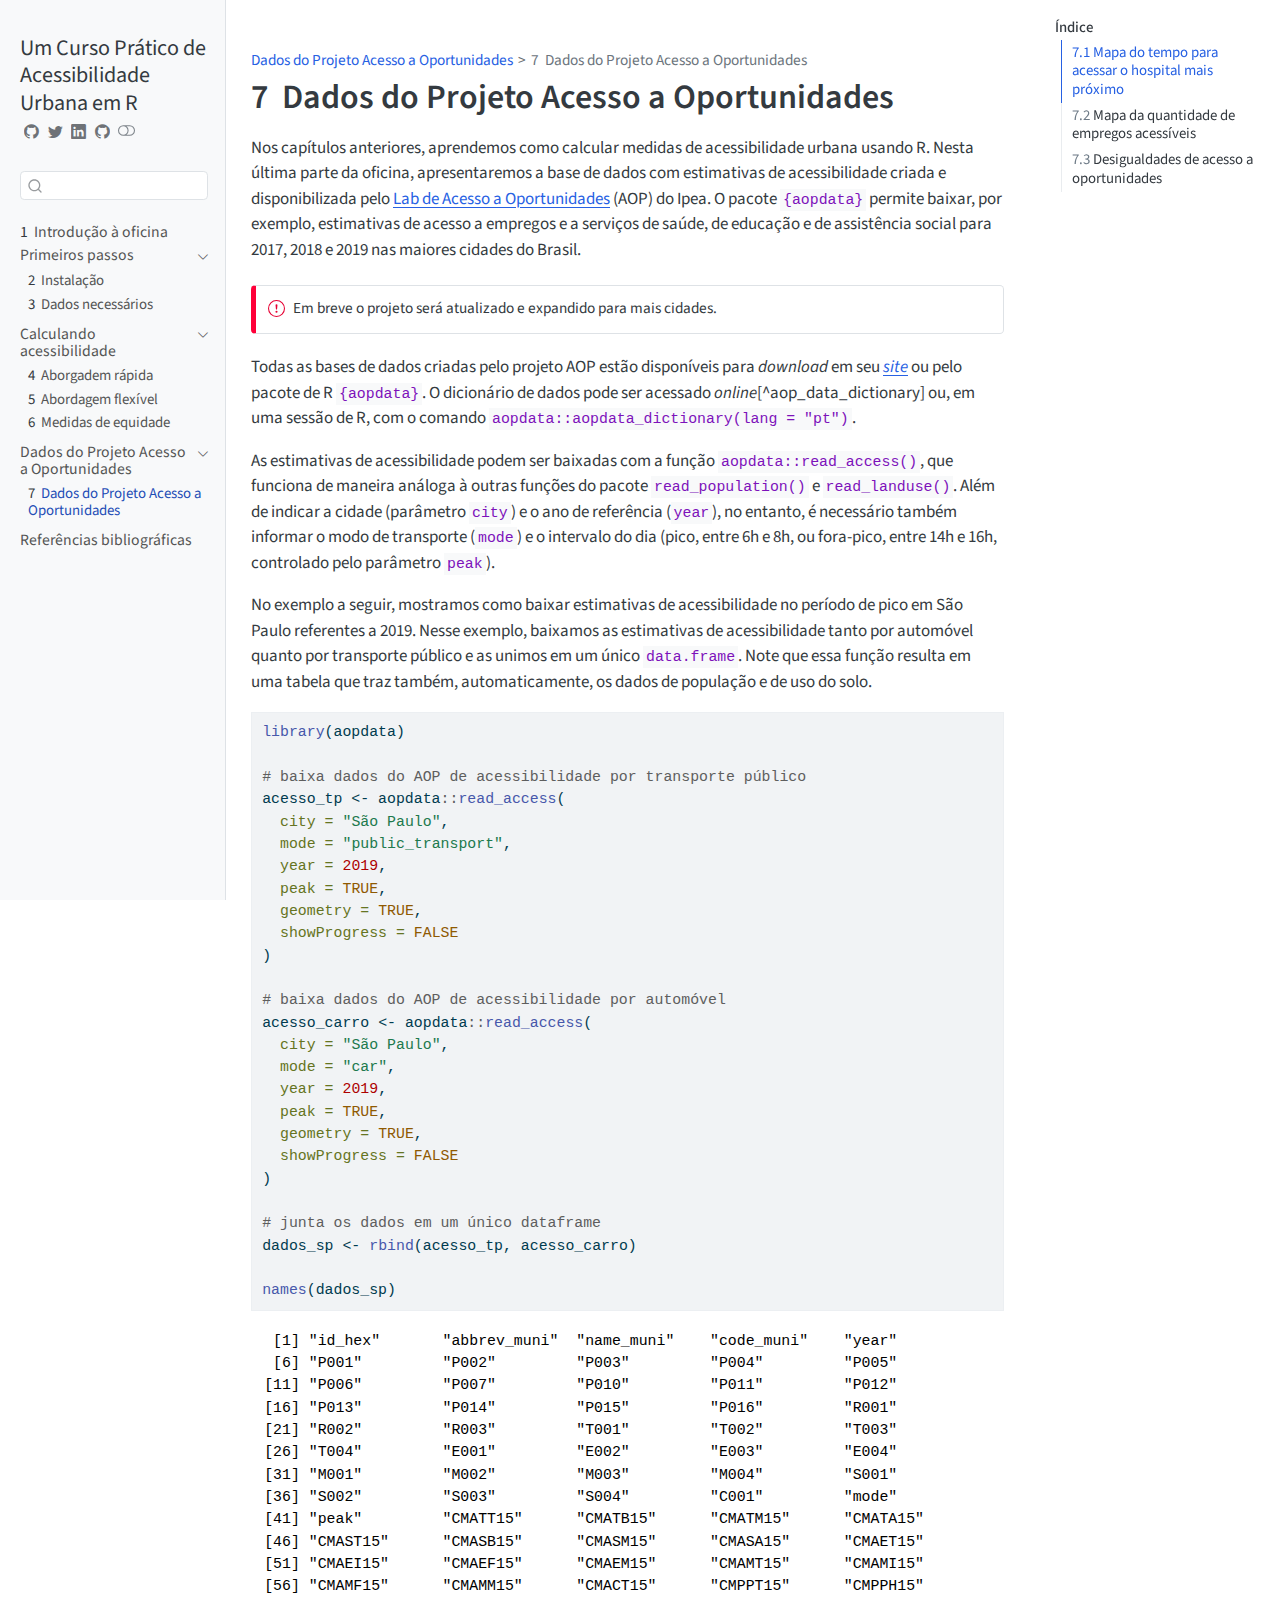
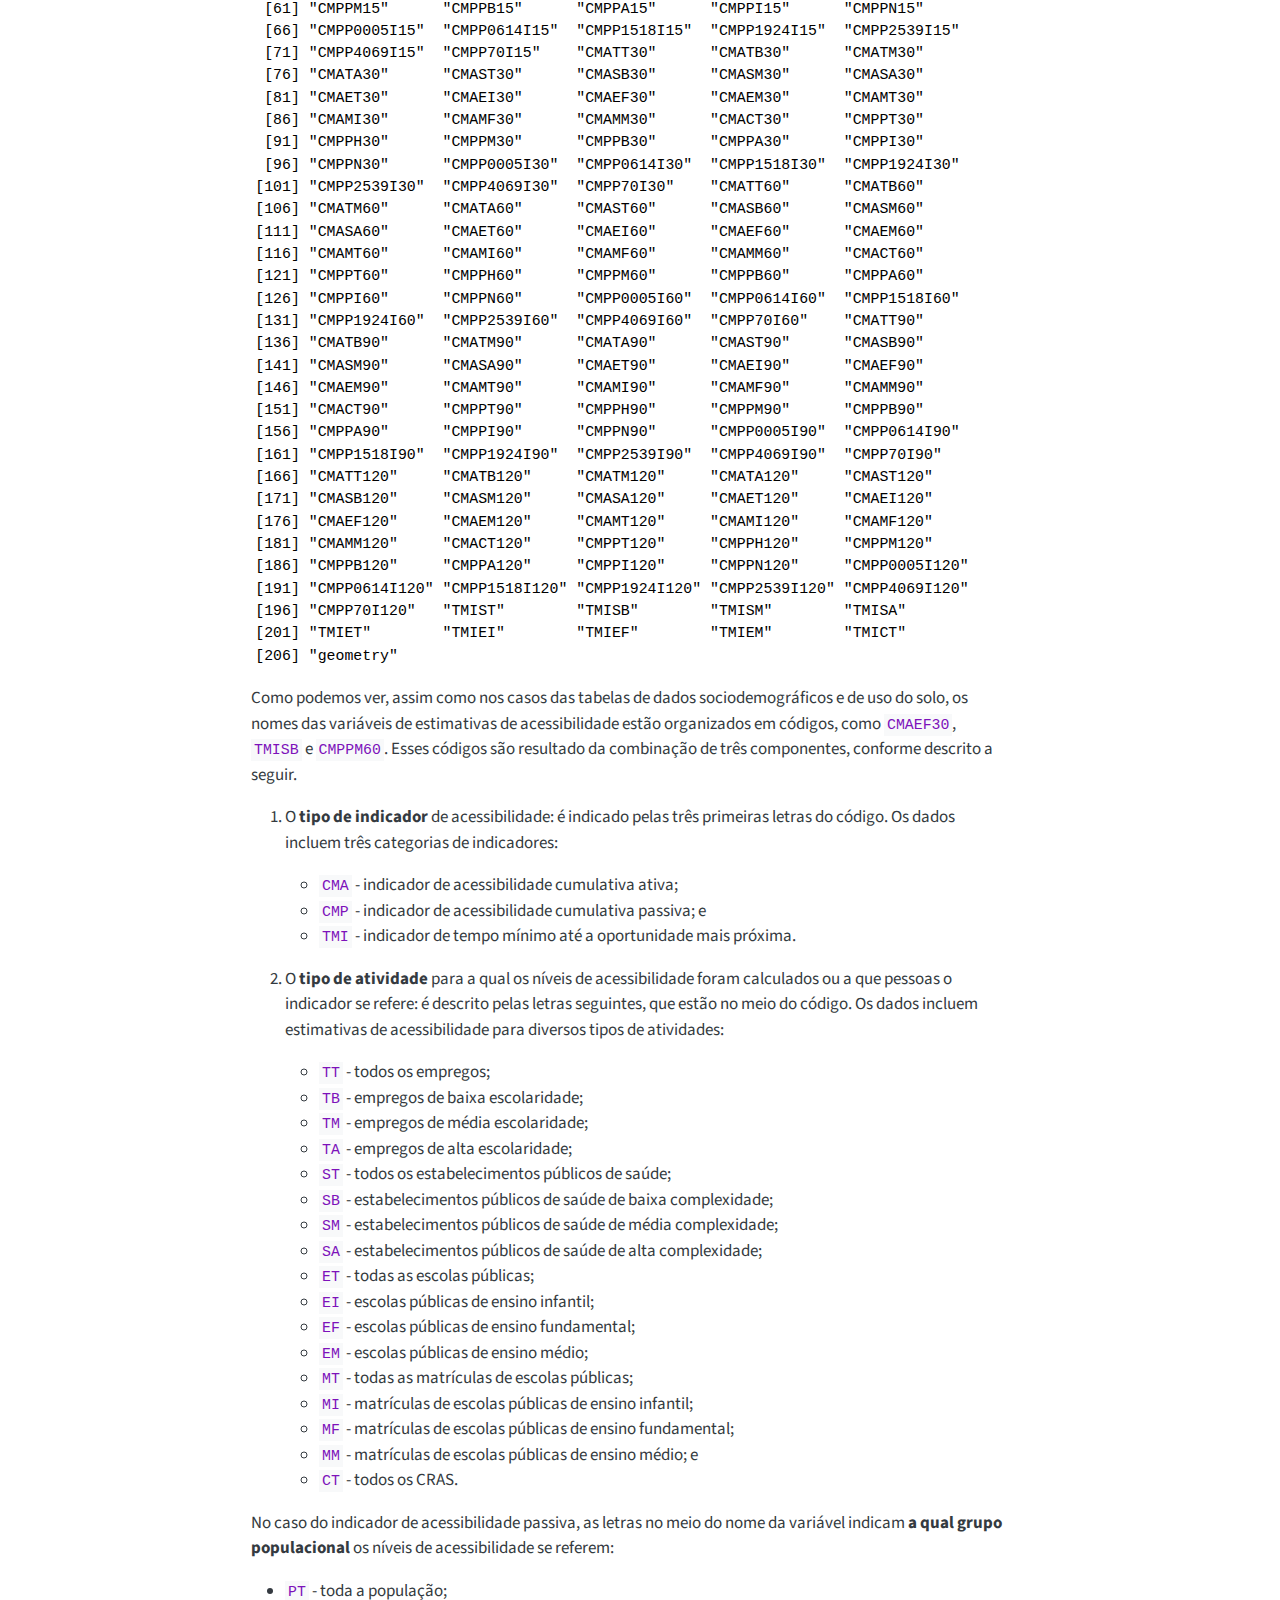
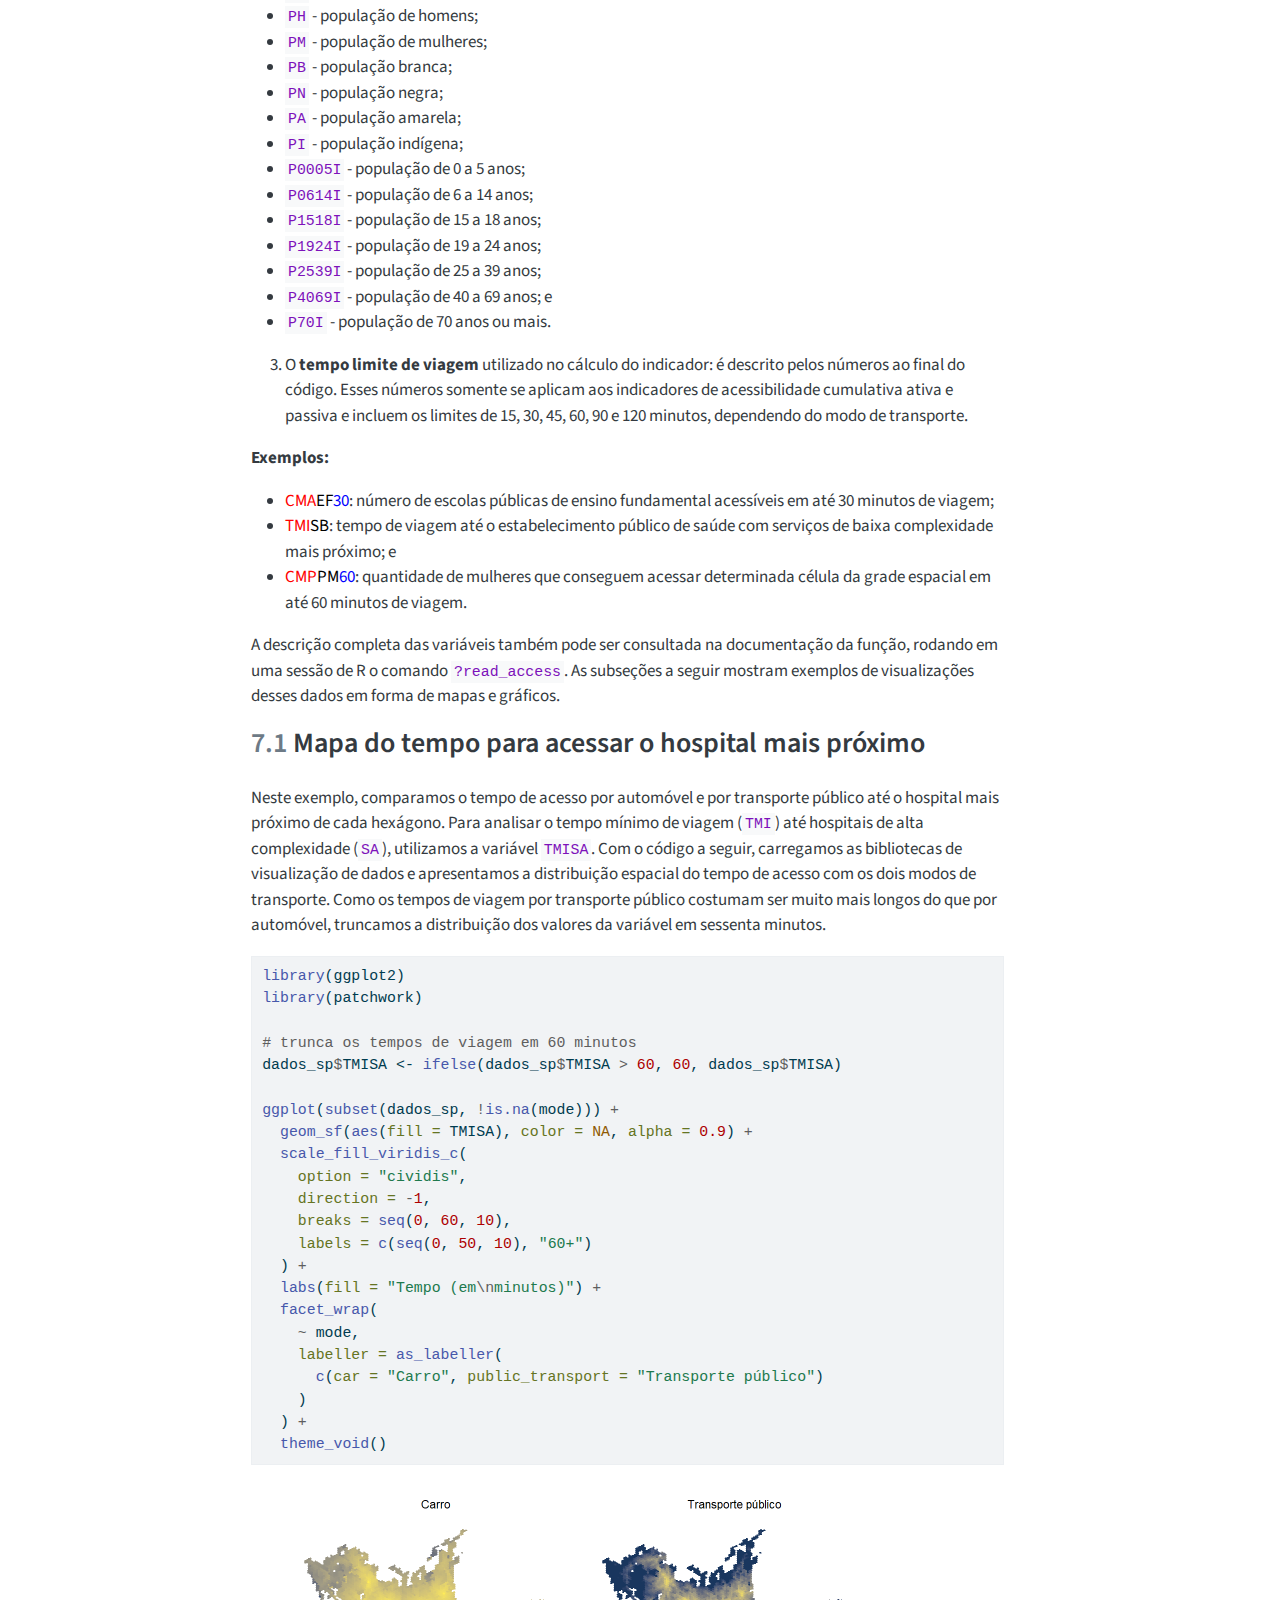
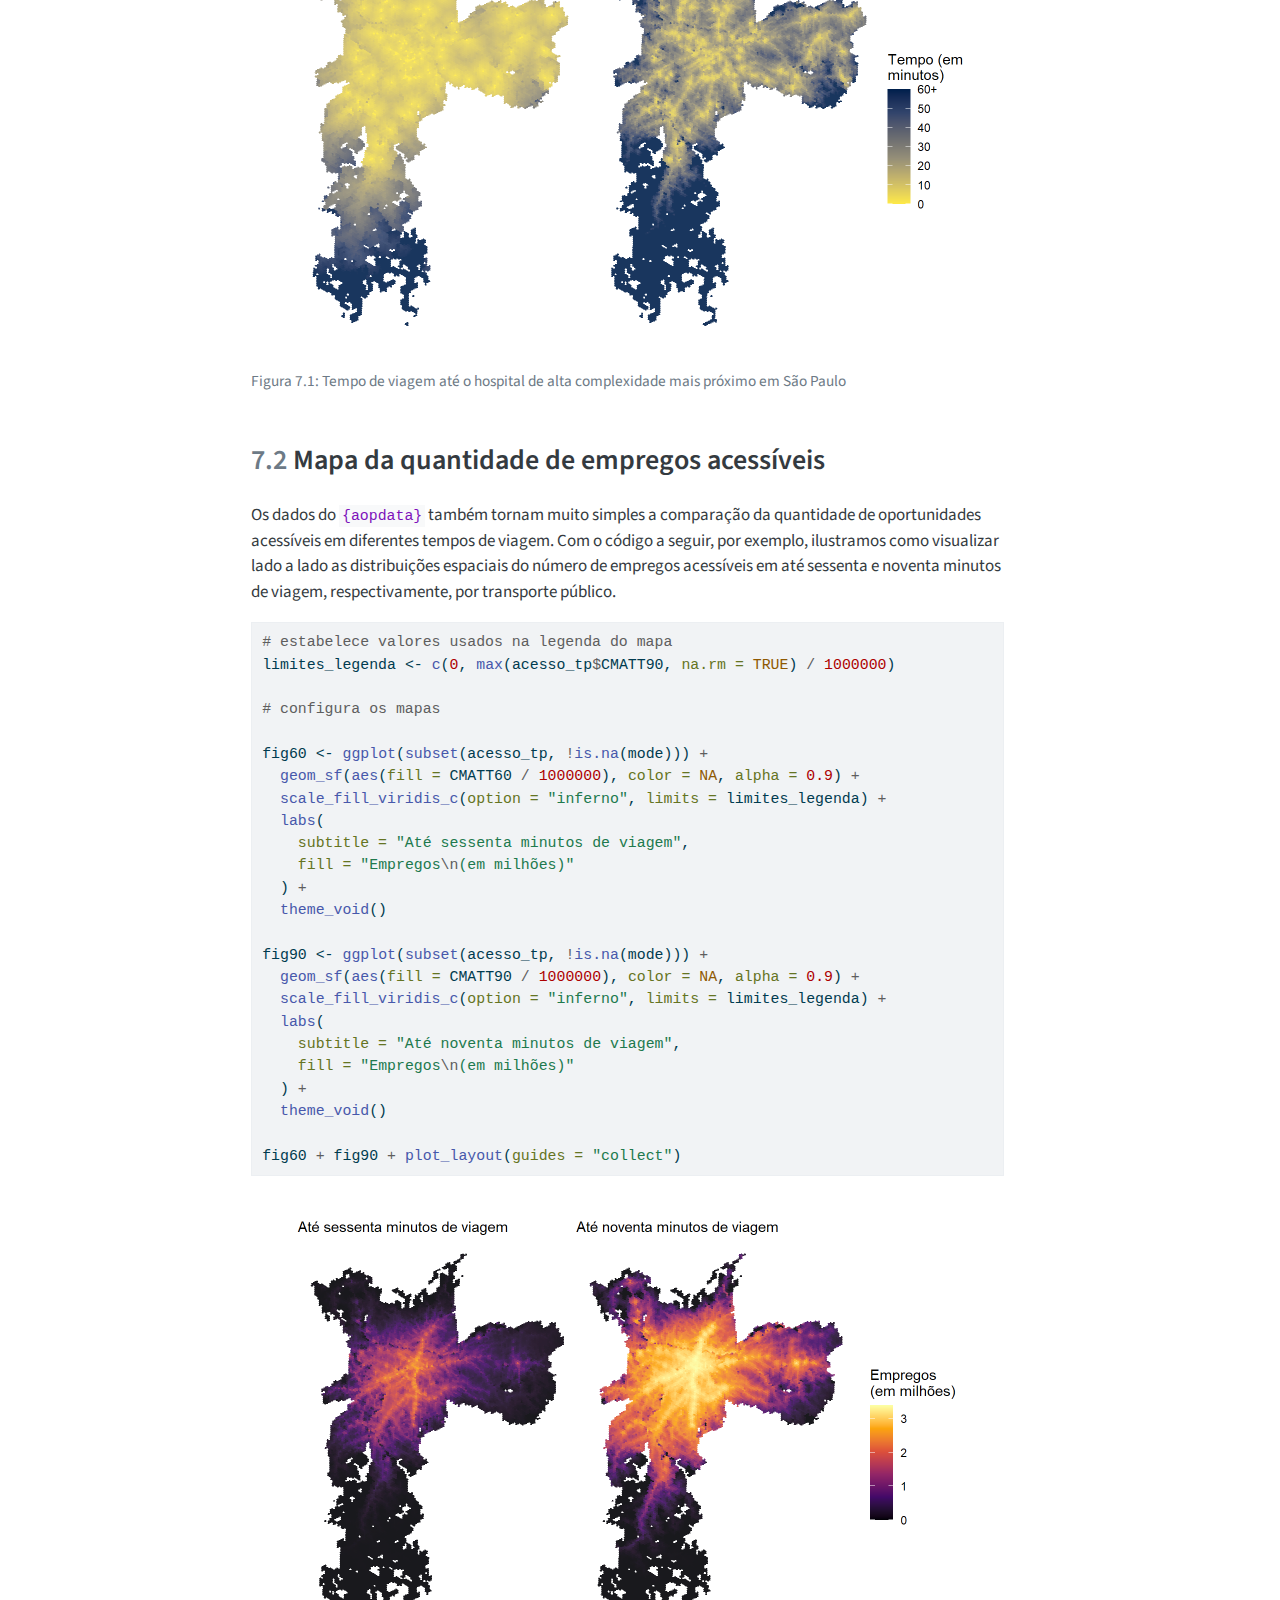
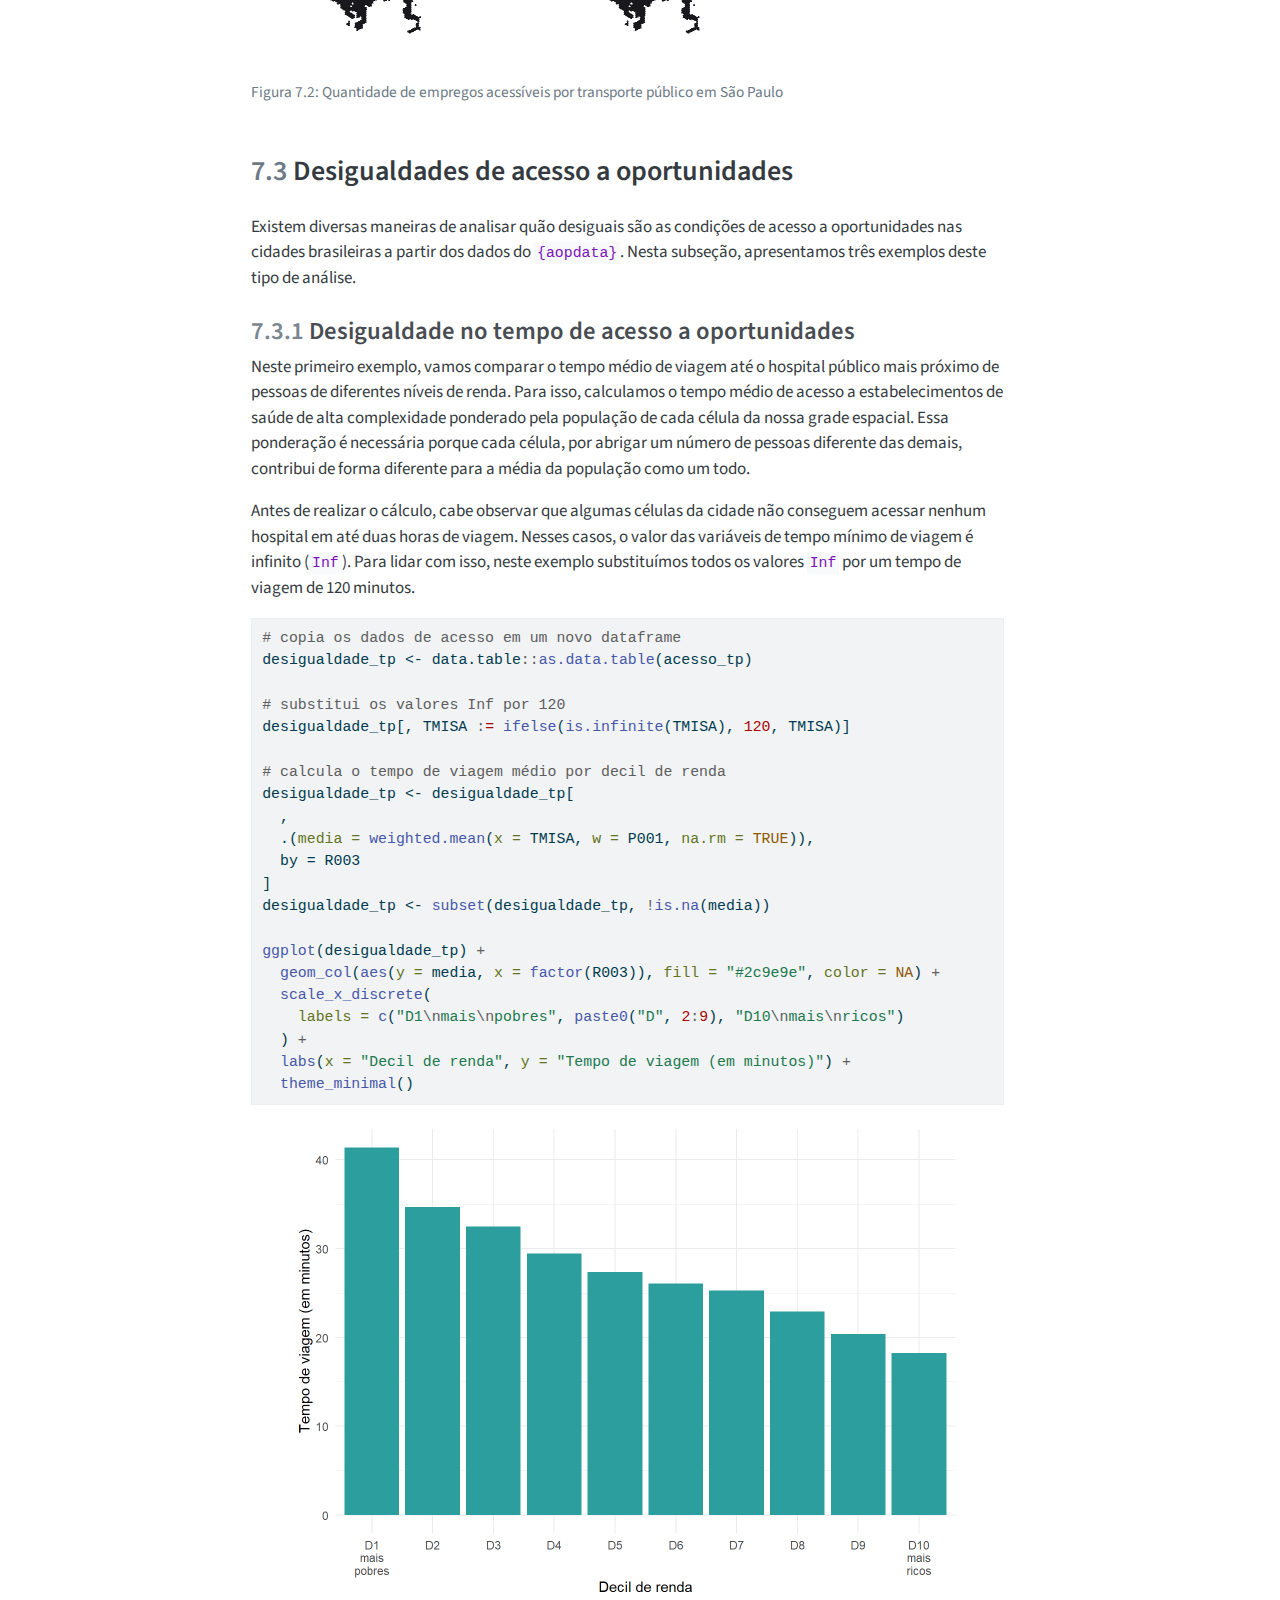
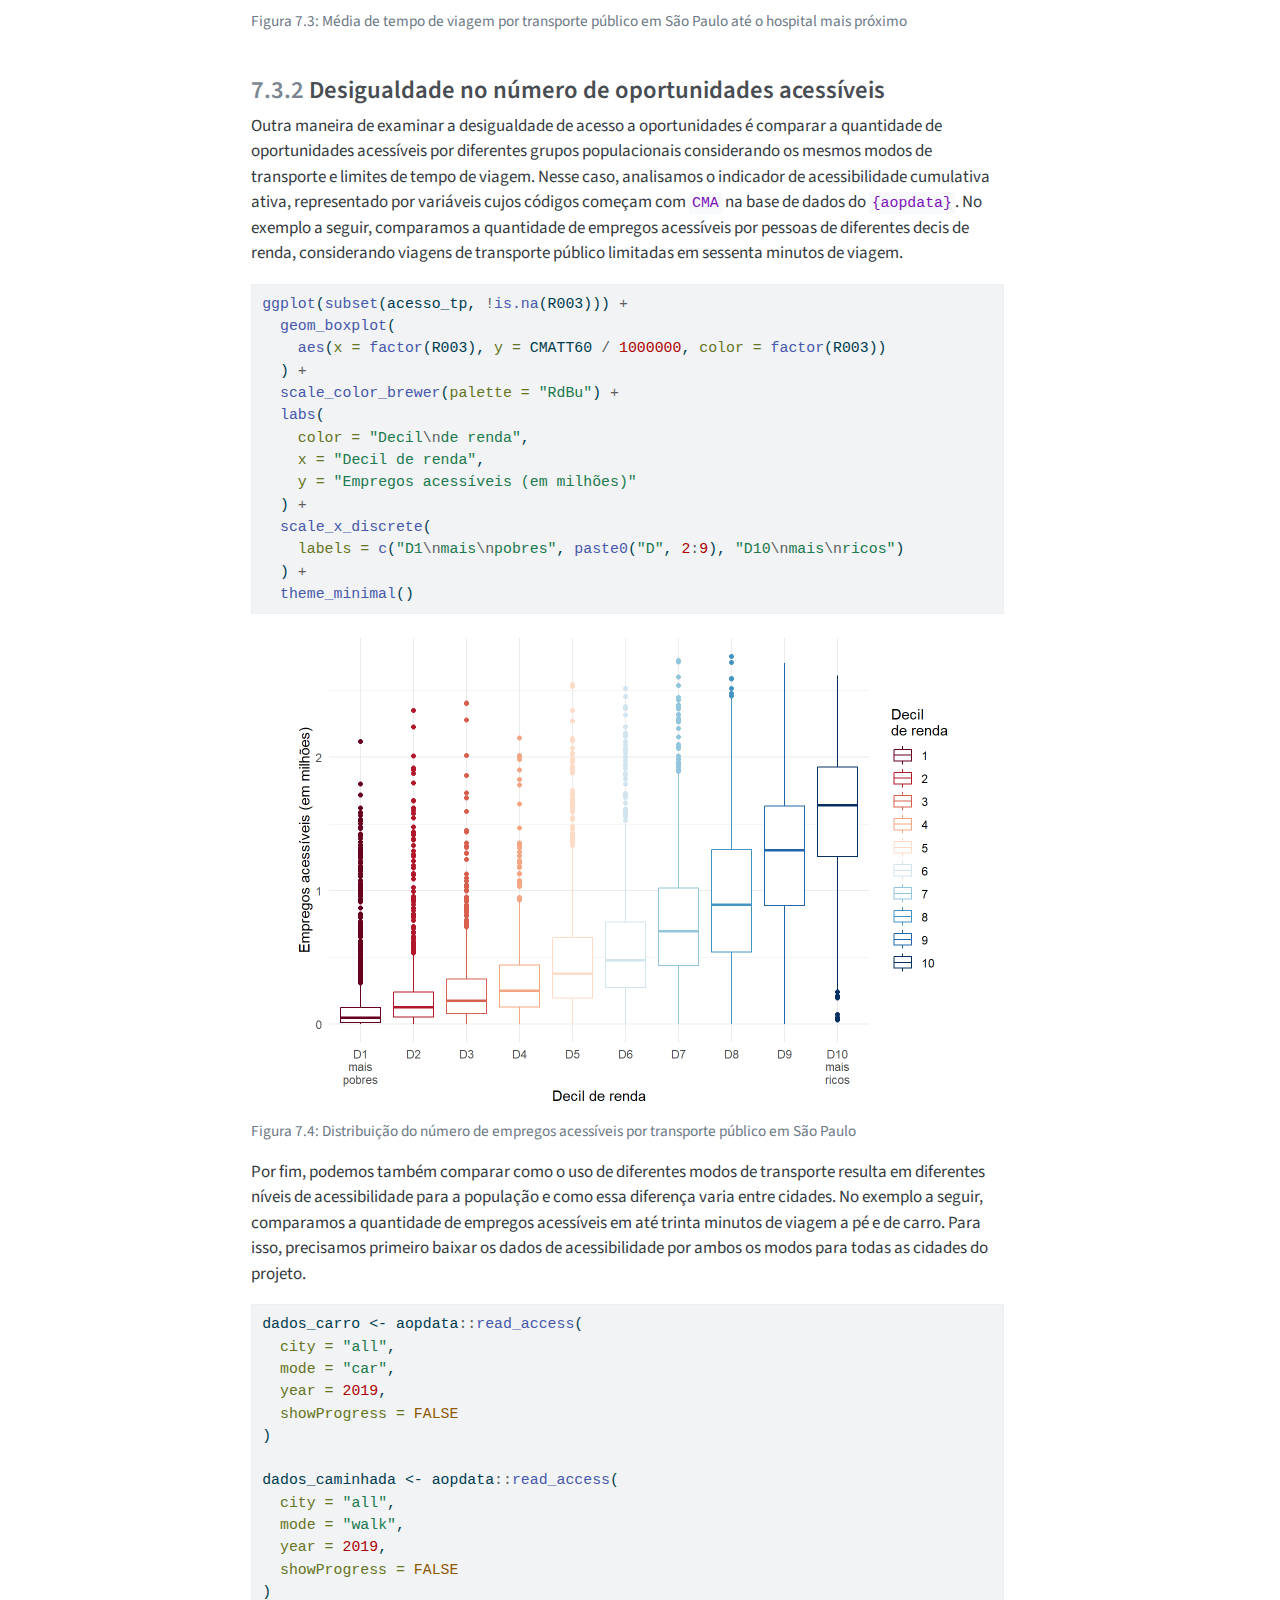
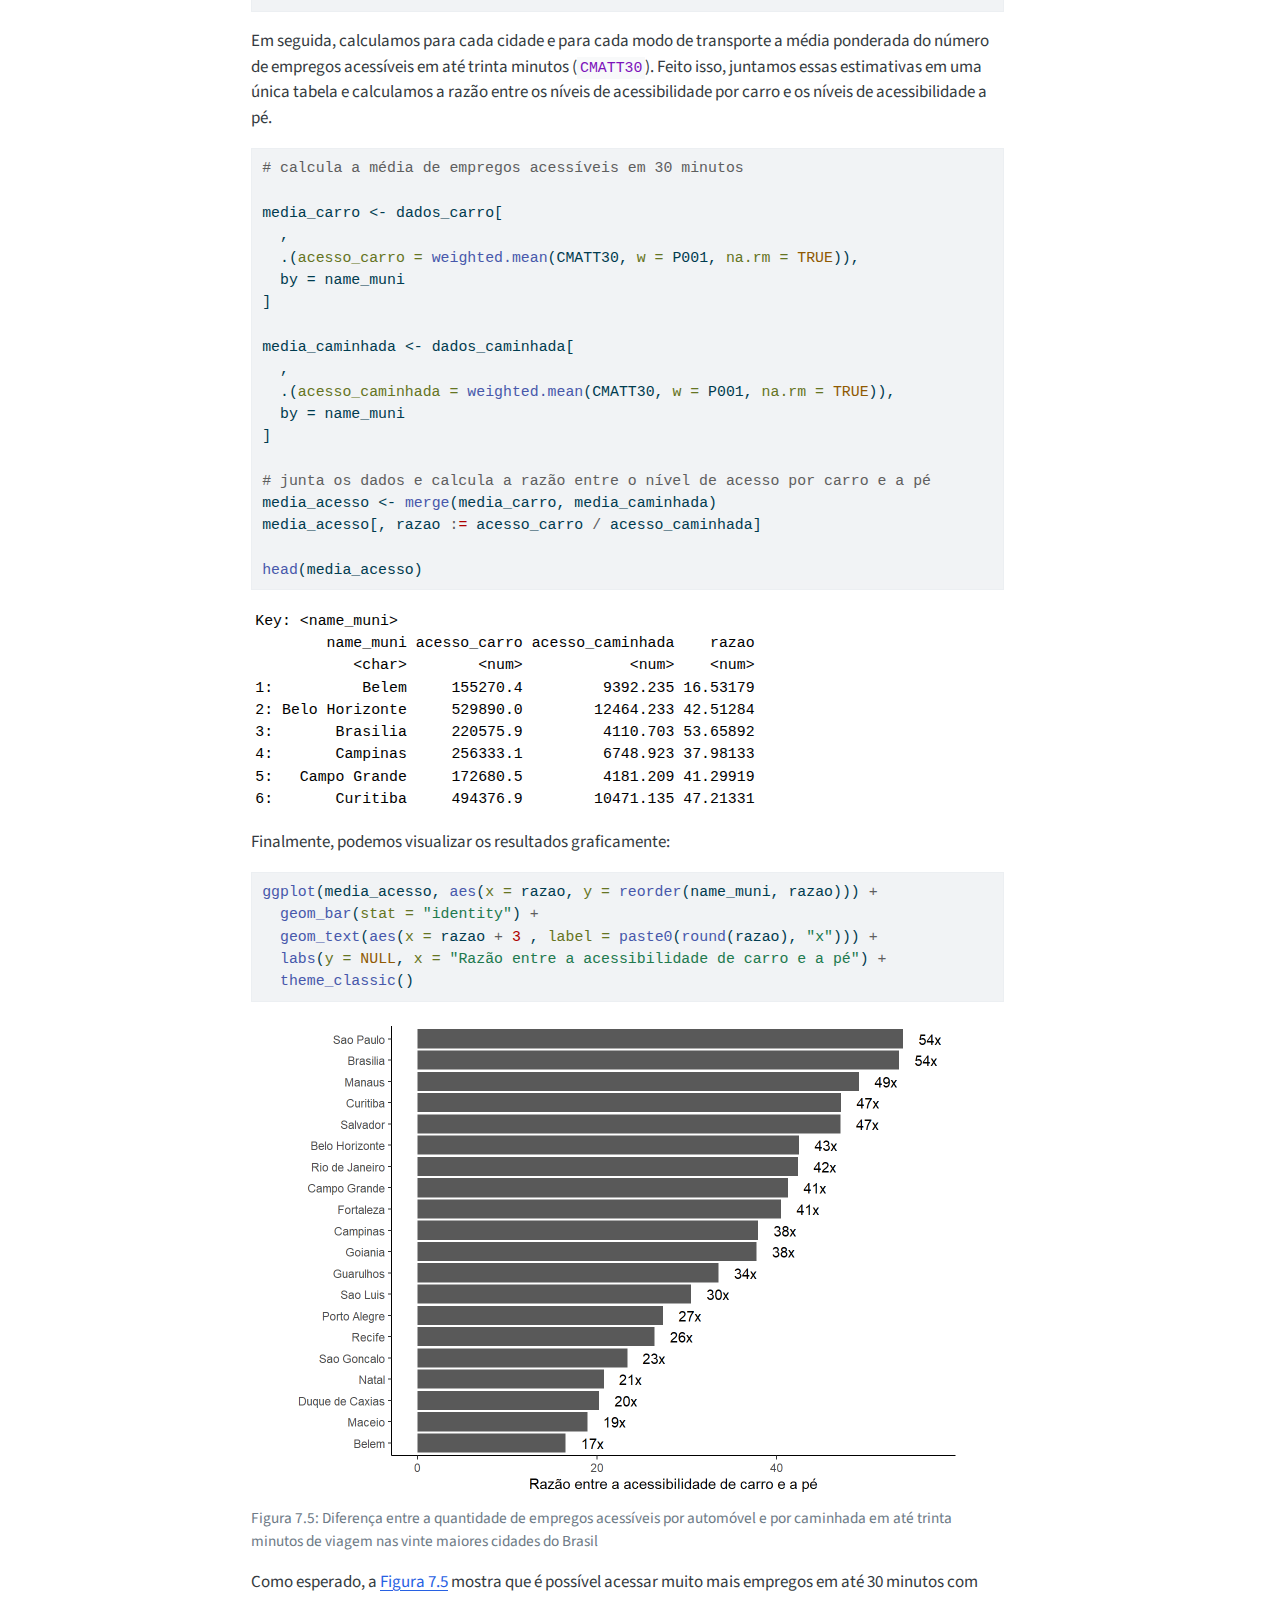
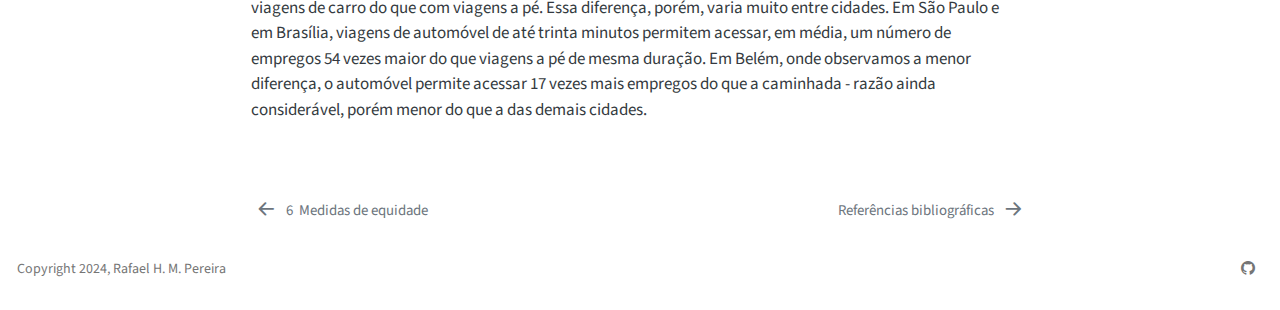
<file: docs/4_aopdata_acessibilidade.html>
<!DOCTYPE html>
<html xmlns="http://www.w3.org/1999/xhtml" lang="pt" xml:lang="pt"><head>

<meta charset="utf-8">
<meta name="generator" content="quarto-1.6.42">

<meta name="viewport" content="width=device-width, initial-scale=1.0, user-scalable=yes">


<title>7&nbsp; Dados do Projeto Acesso a Oportunidades – Um Curso Prático de Acessibilidade Urbana em R</title>
<style>
code{white-space: pre-wrap;}
span.smallcaps{font-variant: small-caps;}
div.columns{display: flex; gap: min(4vw, 1.5em);}
div.column{flex: auto; overflow-x: auto;}
div.hanging-indent{margin-left: 1.5em; text-indent: -1.5em;}
ul.task-list{list-style: none;}
ul.task-list li input[type="checkbox"] {
  width: 0.8em;
  margin: 0 0.8em 0.2em -1em; /* quarto-specific, see https://github.com/quarto-dev/quarto-cli/issues/4556 */ 
  vertical-align: middle;
}
/* CSS for syntax highlighting */
pre > code.sourceCode { white-space: pre; position: relative; }
pre > code.sourceCode > span { line-height: 1.25; }
pre > code.sourceCode > span:empty { height: 1.2em; }
.sourceCode { overflow: visible; }
code.sourceCode > span { color: inherit; text-decoration: inherit; }
div.sourceCode { margin: 1em 0; }
pre.sourceCode { margin: 0; }
@media screen {
div.sourceCode { overflow: auto; }
}
@media print {
pre > code.sourceCode { white-space: pre-wrap; }
pre > code.sourceCode > span { display: inline-block; text-indent: -5em; padding-left: 5em; }
}
pre.numberSource code
  { counter-reset: source-line 0; }
pre.numberSource code > span
  { position: relative; left: -4em; counter-increment: source-line; }
pre.numberSource code > span > a:first-child::before
  { content: counter(source-line);
    position: relative; left: -1em; text-align: right; vertical-align: baseline;
    border: none; display: inline-block;
    -webkit-touch-callout: none; -webkit-user-select: none;
    -khtml-user-select: none; -moz-user-select: none;
    -ms-user-select: none; user-select: none;
    padding: 0 4px; width: 4em;
  }
pre.numberSource { margin-left: 3em;  padding-left: 4px; }
div.sourceCode
  {   }
@media screen {
pre > code.sourceCode > span > a:first-child::before { text-decoration: underline; }
}
</style>


<script src="site_libs/quarto-nav/quarto-nav.js"></script>
<script src="site_libs/quarto-nav/headroom.min.js"></script>
<script src="site_libs/clipboard/clipboard.min.js"></script>
<script src="site_libs/quarto-search/autocomplete.umd.js"></script>
<script src="site_libs/quarto-search/fuse.min.js"></script>
<script src="site_libs/quarto-search/quarto-search.js"></script>
<meta name="quarto:offset" content="./">
<link href="./references.html" rel="next">
<link href="./3.3_equity_measures.html" rel="prev">
<link href=".//images/favicon.png" rel="icon" type="image/png">
<script src="site_libs/quarto-html/quarto.js"></script>
<script src="site_libs/quarto-html/popper.min.js"></script>
<script src="site_libs/quarto-html/tippy.umd.min.js"></script>
<link href="site_libs/quarto-html/tippy.css" rel="stylesheet">
<link href="site_libs/quarto-html/quarto-syntax-highlighting-2f5df379a58b258e96c21c0638c20c03.css" rel="stylesheet" class="quarto-color-scheme" id="quarto-text-highlighting-styles">
<link href="site_libs/quarto-html/quarto-syntax-highlighting-dark-b53751a350365c71b6c909e95f209ed1.css" rel="prefetch" class="quarto-color-scheme quarto-color-alternate" id="quarto-text-highlighting-styles">
<script src="site_libs/bootstrap/bootstrap.min.js"></script>
<link href="site_libs/bootstrap/bootstrap-icons.css" rel="stylesheet">
<link href="site_libs/bootstrap/bootstrap-b343bb23504f009ddf7b24643a6af19a.min.css" rel="stylesheet" append-hash="true" class="quarto-color-scheme" id="quarto-bootstrap" data-mode="light">
<link href="site_libs/bootstrap/bootstrap-dark-93979c3dcdd8127e23eebb5e274d8c39.min.css" rel="prefetch" append-hash="true" class="quarto-color-scheme quarto-color-alternate" id="quarto-bootstrap" data-mode="dark">
<script id="quarto-search-options" type="application/json">{
  "location": "sidebar",
  "copy-button": false,
  "collapse-after": 3,
  "panel-placement": "start",
  "type": "textbox",
  "limit": 50,
  "keyboard-shortcut": [
    "f",
    "/",
    "s"
  ],
  "show-item-context": false,
  "language": {
    "search-no-results-text": "Nenhum resultado",
    "search-matching-documents-text": "documentos correspondentes",
    "search-copy-link-title": "Copiar link para a busca",
    "search-hide-matches-text": "Esconder correspondências adicionais",
    "search-more-match-text": "mais correspondência neste documento",
    "search-more-matches-text": "mais correspondências neste documento",
    "search-clear-button-title": "Limpar",
    "search-text-placeholder": "",
    "search-detached-cancel-button-title": "Cancelar",
    "search-submit-button-title": "Enviar",
    "search-label": "Procurar"
  }
}</script>


<link rel="stylesheet" href="styles.css">
<meta name="citation_title" content="[7]{.chapter-number}&nbsp; [Dados do Projeto Acesso a Oportunidades]{.chapter-title}">
<meta name="citation_fulltext_html_url" content="https://ipeagit.github.io/oficina_acessibilidade_anpet_2024/4_aopdata_acessibilidade.html">
<meta name="citation_language" content="pt">
<meta name="citation_reference" content="citation_title=Accessibility evaluation of land-use and transport strategies: Review and research directions;,citation_author=Karst Geurs;,citation_author=Bert Wee;,citation_publication_date=2004-06;,citation_cover_date=2004-06;,citation_year=2004;,citation_issue=2;,citation_doi=10.1016/j.jtrangeo.2003.10.005;,citation_issn=09666923;,citation_volume=12;,citation_language=en-US;,citation_journal_title=Journal of Transport Geography;">
<meta name="citation_reference" content="citation_title=Calculating place-based transit accessibility: Methods, tools and algorithmic dependence;,citation_author=Christopher Higgins;,citation_author=Matthew Palm;,citation_author=Amber DeJohn;,citation_author=Luna Xi;,citation_author=James Vaughan;,citation_author=Steven Farber;,citation_author=Michael Widener;,citation_author=Eric Miller;,citation_publication_date=2022-02;,citation_cover_date=2022-02;,citation_year=2022;,citation_issue=1;,citation_doi=10.5198/jtlu.2022.2012;,citation_issn=1938-7849;,citation_volume=15;,citation_journal_title=Journal of Transport and Land Use;">
<meta name="citation_reference" content="citation_title=From mobility to accessibility: Transforming urban transportation and land-use planning;,citation_author=Jonathan Levine;,citation_author=Joe Grengs;,citation_author=Louis A. Merlin;,citation_publication_date=2019;,citation_cover_date=2019;,citation_year=2019;">
<meta name="citation_reference" content="citation_title=Towards a general theory of access;,citation_author=David M. Levinson;,citation_author=Hao Wu;,citation_publication_date=2020-06;,citation_cover_date=2020-06;,citation_year=2020;,citation_issue=1;,citation_doi=10.5198/jtlu.2020.1660;,citation_issn=1938-7849;,citation_volume=13;,citation_journal_title=Journal of Transport and Land Use;">
<meta name="citation_reference" content="citation_title=Transport access manual: A guide for measuring connection between people and places;,citation_author=David Levinson;,citation_author=David King;,citation_publication_date=2020;,citation_cover_date=2020;,citation_year=2020;,citation_fulltext_html_url=https://ses.library.usyd.edu.au/handle/2123/23733;">
<meta name="citation_reference" content="citation_title=A method to evaluate equitable accessibility: Combining ethical theories and accessibility-based approaches;,citation_author=Karen Lucas;,citation_author=Bert Wee;,citation_author=Kees Maat;,citation_publication_date=2016-05;,citation_cover_date=2016-05;,citation_year=2016;,citation_issue=3;,citation_doi=10.1007/s11116-015-9585-2;,citation_issn=1572-9435;,citation_volume=43;,citation_journal_title=Transportation;">
<meta name="citation_reference" content="citation_title=Transport poverty and its adverse social consequences;,citation_author=Karen Lucas;,citation_author=Giulio Mattioli;,citation_author=Ersilia Verlinghieri;,citation_author=Alvaro Guzman;,citation_publication_date=2016-12;,citation_cover_date=2016-12;,citation_year=2016;,citation_issue=6;,citation_doi=10.1680/jtran.15.00073;,citation_issn=0965-092X, 1751-7710;,citation_volume=169;,citation_journal_title=Proceedings of the Institution of Civil Engineers - Transport;">
<meta name="citation_reference" content="citation_title=Accessibility: Measurement and application in transportation planning;,citation_author=Eric J. Miller;,citation_publication_date=2018-09;,citation_cover_date=2018-09;,citation_year=2018;,citation_issue=5;,citation_doi=10.1080/01441647.2018.1492778;,citation_issn=0144-1647;,citation_volume=38;,citation_journal_title=Transport Reviews;,citation_publisher=Routledge;">
<meta name="citation_reference" content="citation_title=Measuring accessibility: Positive and normative implementations of various accessibility indicators;,citation_author=Antonio Páez;,citation_author=Darren M. Scott;,citation_author=Catherine Morency;,citation_publication_date=2012-11;,citation_cover_date=2012-11;,citation_year=2012;,citation_doi=10.1016/j.jtrangeo.2012.03.016;,citation_issn=09666923;,citation_volume=25;,citation_language=en-US;,citation_journal_title=Journal of Transport Geography;">
<meta name="citation_reference" content="citation_title=Accessibility instruments for planning practice: A review of European experiences;,citation_author=Enrica Papa;,citation_author=Cecilia Silva;,citation_author=Marco Te Brömmelstroet;,citation_author=Angela Hull;,citation_publication_date=2015-06;,citation_cover_date=2015-06;,citation_year=2015;,citation_doi=10.5198/jtlu.2015.585;,citation_issn=1938-7849;,citation_journal_title=Journal of Transport and Land Use;">
<meta name="citation_reference" content="citation_title=Distributive justice and equity in transportation;,citation_author=Rafael H. M. Pereira;,citation_author=Tim Schwanen;,citation_author=David Banister;,citation_publication_date=2017;,citation_cover_date=2017;,citation_year=2017;,citation_issue=2;,citation_doi=10.1080/01441647.2016.1257660;,citation_issn=0144-1647, 1464-5327;,citation_volume=37;,citation_journal_title=Transport Reviews;">
<meta name="citation_reference" content="citation_title=R5r: Rapid Realistic Routing on Multimodal Transport Networks with R&amp;amp;amp;lt;sup&amp;gt;5&amp;lt;/sup&amp;gt; in R;,citation_author=Rafael H. M. Pereira;,citation_author=Marcus Saraiva;,citation_author=Daniel Herszenhut;,citation_author=Carlos Kaue Vieira Braga;,citation_author=Matthew Wigginton Conway;,citation_publication_date=2021-03;,citation_cover_date=2021-03;,citation_year=2021;,citation_doi=10.32866/001c.21262;,citation_journal_title=Transport Findings;,citation_publisher=Network Design Lab;">
<meta name="citation_reference" content="citation_title=Transportation Equity;,citation_author=Rafael H. M. Pereira;,citation_author=Alex Karner;,citation_editor=Roger Vickerman;,citation_publication_date=2021-01;,citation_cover_date=2021-01;,citation_year=2021;,citation_doi=10.1016/B978-0-08-102671-7.10053-3;,citation_isbn=978-0-08-102672-4;,citation_language=en-US;,citation_inbook_title=International Encyclopedia of Transportation;">
<meta name="citation_reference" content="citation_title=Accessibility: Transport Accessibility Measures;,citation_author=Rafael H. M. Pereira;,citation_author=Daniel Herszenhut;,citation_publication_date=2022;,citation_cover_date=2022;,citation_year=2022;">
<meta name="citation_reference" content="citation_title=Aopdata: Data from the Access to Opportunities Project;,citation_author=Rafael H. M. Pereira;,citation_author=Daniel Herszenhut;,citation_author=Carlos K. V. Braga;,citation_author=Diego B. Tomasiello;,citation_author=Marcus Saraiva;,citation_publication_date=2022;,citation_cover_date=2022;,citation_year=2022;">
<meta name="citation_reference" content="citation_title=Accessibility instruments in planning practice: Bridging the implementation gap;,citation_author=Cecília Silva;,citation_author=Luca Bertolini;,citation_author=Marco Brömmelstroet;,citation_author=Dimitris Milakis;,citation_author=Enrica Papa;,citation_publication_date=2017-01;,citation_cover_date=2017-01;,citation_year=2017;,citation_doi=10.1016/j.tranpol.2016.09.006;,citation_issn=0967-070X;,citation_volume=53;,citation_journal_title=Transport Policy;">
<meta name="citation_reference" content="citation_title=Transport Modes and Accessibility;,citation_author=Bert Wee;,citation_editor=Roger Vickerman;,citation_publication_date=2021-01;,citation_cover_date=2021-01;,citation_year=2021;,citation_doi=10.1016/B978-0-08-102671-7.10402-6;,citation_isbn=978-0-08-102672-4;,citation_inbook_title=International Encyclopedia of Transportation;">
<meta name="citation_reference" content="citation_title=Accessibility and equity: A conceptual framework and research agenda;,citation_author=Bert Wee;,citation_publication_date=2022-10;,citation_cover_date=2022-10;,citation_year=2022;,citation_doi=10.1016/j.jtrangeo.2022.103421;,citation_issn=09666923;,citation_volume=104;,citation_journal_title=Journal of Transport Geography;">
<meta name="citation_reference" content="citation_title=Advances and pitfalls in measuring transportation equity;,citation_author=Alex Karner;,citation_author=Rafael H. M. Pereira;,citation_author=Steven Farber;,citation_publication_date=2024-01;,citation_cover_date=2024-01;,citation_year=2024;,citation_doi=10.1007/s11116-023-10460-7;,citation_issn=1572-9435;,citation_language=en-US;,citation_journal_title=Transportation;">
<meta name="citation_reference" content="citation_title=Future accessibility impacts of transport policy scenarios: Equity and sensitivity to travel time thresholds for bus rapid transit expansion in rio de janeiro;,citation_author=Rafael H. M. Pereira;,citation_publication_date=2019;,citation_cover_date=2019;,citation_year=2019;,citation_fulltext_html_url=http://www.sciencedirect.com/science/article/pii/S0966692318302047;,citation_doi=https://doi.org/10.1016/j.jtrangeo.2018.12.005;,citation_issn=0966-6923;,citation_volume=74;,citation_journal_title=Journal of Transport Geography;">
<meta name="citation_reference" content="citation_title=A time interval metric for cumulative opportunity accessibility;,citation_author=Diego Bogado Tomasiello;,citation_author=Daniel Herszenhut;,citation_author=João Lucas Albuquerque Oliveira;,citation_author=Carlos Kaue Vieira Braga;,citation_author=Rafael H. M. Pereira;,citation_publication_date=2023-08;,citation_cover_date=2023-08;,citation_year=2023;,citation_doi=10.1016/j.apgeog.2023.103007;,citation_issn=0143-6228;,citation_volume=157;,citation_journal_title=Applied Geography;">
<meta name="citation_reference" content="citation_title=A Class of Decomposable Poverty Measures;,citation_author=James Foster;,citation_author=Joel Greer;,citation_author=Erik Thorbecke;,citation_publication_date=1984;,citation_cover_date=1984;,citation_year=1984;,citation_fulltext_html_url=https://www.jstor.org/stable/1913475;,citation_issue=3;,citation_doi=10.2307/1913475;,citation_issn=0012-9682;,citation_volume=52;,citation_journal_title=Econometrica;,citation_publisher=[Wiley, Econometric Society];">
<meta name="citation_reference" content="citation_title=Measuring transport equity;,citation_author=Karen Lucas;,citation_author=Karel Martens;,citation_author=Floridea Di Ciommo;,citation_author=Ariane Dupont-Kieffer;,citation_publication_date=2019;,citation_cover_date=2019;,citation_year=2019;">
<meta name="citation_reference" content="citation_title=Introduction to urban accessibility: A practical guide with r;,citation_author=Rafael H. M. Pereira;,citation_author=Daniel Herszenhut;,citation_publication_date=2023;,citation_cover_date=2023;,citation_year=2023;,citation_fulltext_html_url=https://ipeagit.github.io/intro_access_book/index.en.html;,citation_doi=10.38116/9786556350653;,citation_isbn=978-65-5635-065-3;">
<meta name="citation_reference" content="citation_title=Evidence-Based Transit and Land Use Sketch Planning Using Interactive Accessibility Methods on Combined Schedule and Headway-Based Networks;,citation_author=Matthew Wigginton Conway;,citation_author=Andrew Byrd;,citation_author=Marco Linden;,citation_publication_date=2017-01;,citation_cover_date=2017-01;,citation_year=2017;,citation_issue=1;,citation_doi=10.3141/2653-06;,citation_issn=0361-1981, 2169-4052;,citation_volume=2653;,citation_journal_title=Transportation Research Record: Journal of the Transportation Research Board;">
</head>

<body class="nav-sidebar docked">

<div id="quarto-search-results"></div>
  <header id="quarto-header" class="headroom fixed-top">
  <nav class="quarto-secondary-nav">
    <div class="container-fluid d-flex">
      <button type="button" class="quarto-btn-toggle btn" data-bs-toggle="collapse" role="button" data-bs-target=".quarto-sidebar-collapse-item" aria-controls="quarto-sidebar" aria-expanded="false" aria-label="Alternar barra lateral" onclick="if (window.quartoToggleHeadroom) { window.quartoToggleHeadroom(); }">
        <i class="bi bi-layout-text-sidebar-reverse"></i>
      </button>
        <nav class="quarto-page-breadcrumbs" aria-label="breadcrumb"><ol class="breadcrumb"><li class="breadcrumb-item"><a href="./4_aopdata_acessibilidade.html">Dados do Projeto Acesso a Oportunidades</a></li><li class="breadcrumb-item"><a href="./4_aopdata_acessibilidade.html"><span class="chapter-number">7</span>&nbsp; <span class="chapter-title">Dados do Projeto Acesso a Oportunidades</span></a></li></ol></nav>
        <a class="flex-grow-1" role="navigation" data-bs-toggle="collapse" data-bs-target=".quarto-sidebar-collapse-item" aria-controls="quarto-sidebar" aria-expanded="false" aria-label="Alternar barra lateral" onclick="if (window.quartoToggleHeadroom) { window.quartoToggleHeadroom(); }">      
        </a>
      <button type="button" class="btn quarto-search-button" aria-label="Procurar" onclick="window.quartoOpenSearch();">
        <i class="bi bi-search"></i>
      </button>
    </div>
  </nav>
</header>
<!-- content -->
<div id="quarto-content" class="quarto-container page-columns page-rows-contents page-layout-article">
<!-- sidebar -->
  <nav id="quarto-sidebar" class="sidebar collapse collapse-horizontal quarto-sidebar-collapse-item sidebar-navigation docked overflow-auto">
    <div class="pt-lg-2 mt-2 text-left sidebar-header">
    <div class="sidebar-title mb-0 py-0">
      <a href="./">Um Curso Prático de Acessibilidade Urbana em R</a> 
        <div class="sidebar-tools-main tools-wide">
    <a href="https://github.com/ipeaGIT/oficina_acessibilidade_anpet_2024" title="Github" class="quarto-navigation-tool px-1" aria-label="Github"><i class="bi bi-github"></i></a>
    <a href="https://x.com/UrbanDemog" title="twitter" class="quarto-navigation-tool px-1" aria-label="twitter"><i class="bi bi-twitter"></i></a>
    <a href="https://www.linkedin.com/in/rafael-h-m-pereira/" title="linkedin" class="quarto-navigation-tool px-1" aria-label="linkedin"><i class="bi bi-linkedin"></i></a>
    <a href="https://github.com/ipeaGIT/oficina_acessibilidade_anpet_2024" title="Código fonte" class="quarto-navigation-tool px-1" aria-label="Código fonte"><i class="bi bi-github"></i></a>
  <a href="" class="quarto-color-scheme-toggle quarto-navigation-tool  px-1" onclick="window.quartoToggleColorScheme(); return false;" title="Alternar modo escuro"><i class="bi"></i></a>
</div>
    </div>
      </div>
        <div class="mt-2 flex-shrink-0 align-items-center">
        <div class="sidebar-search">
        <div id="quarto-search" class="" title="Procurar"></div>
        </div>
        </div>
    <div class="sidebar-menu-container"> 
    <ul class="list-unstyled mt-1">
        <li class="sidebar-item">
  <div class="sidebar-item-container"> 
  <a href="./index.html" class="sidebar-item-text sidebar-link">
 <span class="menu-text"><span class="chapter-number">1</span>&nbsp; <span class="chapter-title">Introdução à oficina</span></span></a>
  </div>
</li>
        <li class="sidebar-item sidebar-item-section">
      <div class="sidebar-item-container"> 
            <a class="sidebar-item-text sidebar-link text-start" data-bs-toggle="collapse" data-bs-target="#quarto-sidebar-section-1" role="navigation" aria-expanded="true">
 <span class="menu-text">Primeiros passos</span></a>
          <a class="sidebar-item-toggle text-start" data-bs-toggle="collapse" data-bs-target="#quarto-sidebar-section-1" role="navigation" aria-expanded="true" aria-label="Alternar seção">
            <i class="bi bi-chevron-right ms-2"></i>
          </a> 
      </div>
      <ul id="quarto-sidebar-section-1" class="collapse list-unstyled sidebar-section depth1 show">  
          <li class="sidebar-item">
  <div class="sidebar-item-container"> 
  <a href="./2.1_installation.html" class="sidebar-item-text sidebar-link">
 <span class="menu-text"><span class="chapter-number">2</span>&nbsp; <span class="chapter-title">Instalação</span></span></a>
  </div>
</li>
          <li class="sidebar-item">
  <div class="sidebar-item-container"> 
  <a href="./2.2_data_requirements.html" class="sidebar-item-text sidebar-link">
 <span class="menu-text"><span class="chapter-number">3</span>&nbsp; <span class="chapter-title">Dados necessários</span></span></a>
  </div>
</li>
      </ul>
  </li>
        <li class="sidebar-item sidebar-item-section">
      <div class="sidebar-item-container"> 
            <a class="sidebar-item-text sidebar-link text-start" data-bs-toggle="collapse" data-bs-target="#quarto-sidebar-section-2" role="navigation" aria-expanded="true">
 <span class="menu-text">Calculando acessibilidade</span></a>
          <a class="sidebar-item-toggle text-start" data-bs-toggle="collapse" data-bs-target="#quarto-sidebar-section-2" role="navigation" aria-expanded="true" aria-label="Alternar seção">
            <i class="bi bi-chevron-right ms-2"></i>
          </a> 
      </div>
      <ul id="quarto-sidebar-section-2" class="collapse list-unstyled sidebar-section depth1 show">  
          <li class="sidebar-item">
  <div class="sidebar-item-container"> 
  <a href="./3.1_quick_approach.html" class="sidebar-item-text sidebar-link">
 <span class="menu-text"><span class="chapter-number">4</span>&nbsp; <span class="chapter-title">Aborgadem rápida</span></span></a>
  </div>
</li>
          <li class="sidebar-item">
  <div class="sidebar-item-container"> 
  <a href="./3.2_flexible_approach.html" class="sidebar-item-text sidebar-link">
 <span class="menu-text"><span class="chapter-number">5</span>&nbsp; <span class="chapter-title">Abordagem flexível</span></span></a>
  </div>
</li>
          <li class="sidebar-item">
  <div class="sidebar-item-container"> 
  <a href="./3.3_equity_measures.html" class="sidebar-item-text sidebar-link">
 <span class="menu-text"><span class="chapter-number">6</span>&nbsp; <span class="chapter-title">Medidas de equidade</span></span></a>
  </div>
</li>
      </ul>
  </li>
        <li class="sidebar-item sidebar-item-section">
      <div class="sidebar-item-container"> 
            <a class="sidebar-item-text sidebar-link text-start" data-bs-toggle="collapse" data-bs-target="#quarto-sidebar-section-3" role="navigation" aria-expanded="true">
 <span class="menu-text">Dados do Projeto Acesso a Oportunidades</span></a>
          <a class="sidebar-item-toggle text-start" data-bs-toggle="collapse" data-bs-target="#quarto-sidebar-section-3" role="navigation" aria-expanded="true" aria-label="Alternar seção">
            <i class="bi bi-chevron-right ms-2"></i>
          </a> 
      </div>
      <ul id="quarto-sidebar-section-3" class="collapse list-unstyled sidebar-section depth1 show">  
          <li class="sidebar-item">
  <div class="sidebar-item-container"> 
  <a href="./4_aopdata_acessibilidade.html" class="sidebar-item-text sidebar-link active">
 <span class="menu-text"><span class="chapter-number">7</span>&nbsp; <span class="chapter-title">Dados do Projeto Acesso a Oportunidades</span></span></a>
  </div>
</li>
      </ul>
  </li>
        <li class="sidebar-item">
  <div class="sidebar-item-container"> 
  <a href="./references.html" class="sidebar-item-text sidebar-link">
 <span class="menu-text">Referências bibliográficas</span></a>
  </div>
</li>
    </ul>
    </div>
</nav>
<div id="quarto-sidebar-glass" class="quarto-sidebar-collapse-item" data-bs-toggle="collapse" data-bs-target=".quarto-sidebar-collapse-item"></div>
<!-- margin-sidebar -->
    <div id="quarto-margin-sidebar" class="sidebar margin-sidebar">
        <nav id="TOC" role="doc-toc" class="toc-active">
    <h2 id="toc-title">Índice</h2>
  <ul>
  <li><a href="#mapa-do-tempo-para-acessar-o-hospital-mais-próximo" id="toc-mapa-do-tempo-para-acessar-o-hospital-mais-próximo" class="nav-link active" data-scroll-target="#mapa-do-tempo-para-acessar-o-hospital-mais-próximo"><span class="header-section-number">7.1</span> Mapa do tempo para acessar o hospital mais próximo</a></li>
  <li><a href="#mapa-da-quantidade-de-empregos-acessíveis" id="toc-mapa-da-quantidade-de-empregos-acessíveis" class="nav-link" data-scroll-target="#mapa-da-quantidade-de-empregos-acessíveis"><span class="header-section-number">7.2</span> Mapa da quantidade de empregos acessíveis</a></li>
  <li><a href="#desigualdades-de-acesso-a-oportunidades" id="toc-desigualdades-de-acesso-a-oportunidades" class="nav-link" data-scroll-target="#desigualdades-de-acesso-a-oportunidades"><span class="header-section-number">7.3</span> Desigualdades de acesso a oportunidades</a>
  <ul class="collapse">
  <li><a href="#desigualdade-no-tempo-de-acesso-a-oportunidades" id="toc-desigualdade-no-tempo-de-acesso-a-oportunidades" class="nav-link" data-scroll-target="#desigualdade-no-tempo-de-acesso-a-oportunidades"><span class="header-section-number">7.3.1</span> Desigualdade no tempo de acesso a oportunidades</a></li>
  <li><a href="#desigualdade-no-número-de-oportunidades-acessíveis" id="toc-desigualdade-no-número-de-oportunidades-acessíveis" class="nav-link" data-scroll-target="#desigualdade-no-número-de-oportunidades-acessíveis"><span class="header-section-number">7.3.2</span> Desigualdade no número de oportunidades acessíveis</a></li>
  </ul></li>
  </ul>
</nav>
    </div>
<!-- main -->
<div class="quarto-about-solana column-body">
  <div class="about-entity">
    <div class="entity-contents">
      <header id="title-block-header" class="quarto-title-block default"><nav class="quarto-page-breadcrumbs quarto-title-breadcrumbs d-none d-lg-block" aria-label="breadcrumb"><ol class="breadcrumb"><li class="breadcrumb-item"><a href="./4_aopdata_acessibilidade.html">Dados do Projeto Acesso a Oportunidades</a></li><li class="breadcrumb-item"><a href="./4_aopdata_acessibilidade.html"><span class="chapter-number">7</span>&nbsp; <span class="chapter-title">Dados do Projeto Acesso a Oportunidades</span></a></li></ol></nav>
<div class="quarto-title">
<h1 class="title"><span class="chapter-number">7</span>&nbsp; <span class="chapter-title">Dados do Projeto Acesso a Oportunidades</span></h1>
</div>
<div class="quarto-title-meta">
  </div>
</header> 
      <div class="about-contents"><main class="content" id="quarto-document-content">

<p>Nos capítulos anteriores, aprendemos como calcular medidas de acessibilidade urbana usando R. Nesta última parte da oficina, apresentaremos a base de dados com estimativas de acessibilidade criada e disponibilizada pelo <a href="https://www.ipea.gov.br/acessooportunidades/">Lab de Acesso a Oportunidades</a> (AOP) do Ipea. O pacote <code>{aopdata}</code> permite baixar, por exemplo, estimativas de acesso a empregos e a serviços de saúde, de educação e de assistência social para 2017, 2018 e 2019 nas maiores cidades do Brasil.</p>
<div class="callout callout-style-simple callout-important">
<div class="callout-body d-flex">
<div class="callout-icon-container">
<i class="callout-icon"></i>
</div>
<div class="callout-body-container">
<p>Em breve o projeto será atualizado e expandido para mais cidades.</p>
</div>
</div>
</div>
<p>Todas as bases de dados criadas pelo projeto AOP estão disponíveis para <em>download</em> em seu <a href="https://www.ipea.gov.br/acessooportunidades/dados/"><em>site</em></a> ou pelo pacote de R <code>{aopdata}</code>. O dicionário de dados pode ser acessado <em>online</em>[^aop_data_dictionary] ou, em uma sessão de R, com o comando <code>aopdata::aopdata_dictionary(lang = "pt")</code>.</p>
<p>As estimativas de acessibilidade podem ser baixadas com a função <code>aopdata::read_access()</code>, que funciona de maneira análoga à outras funções do pacote <code>read_population()</code> e <code>read_landuse()</code>. Além de indicar a cidade (parâmetro <code>city</code>) e o ano de referência (<code>year</code>), no entanto, é necessário também informar o modo de transporte (<code>mode</code>) e o intervalo do dia (pico, entre 6h e 8h, ou fora-pico, entre 14h e 16h, controlado pelo parâmetro <code>peak</code>).</p>
<p>No exemplo a seguir, mostramos como baixar estimativas de acessibilidade no período de pico em São Paulo referentes a 2019. Nesse exemplo, baixamos as estimativas de acessibilidade tanto por automóvel quanto por transporte público e as unimos em um único <code>data.frame</code>. Note que essa função resulta em uma tabela que traz também, automaticamente, os dados de população e de uso do solo.</p>
<div class="cell">
<div class="sourceCode cell-code" id="cb1"><pre class="sourceCode r code-with-copy"><code class="sourceCode r"><span id="cb1-1"><a href="#cb1-1" aria-hidden="true" tabindex="-1"></a><span class="fu">library</span>(aopdata)</span>
<span id="cb1-2"><a href="#cb1-2" aria-hidden="true" tabindex="-1"></a></span>
<span id="cb1-3"><a href="#cb1-3" aria-hidden="true" tabindex="-1"></a><span class="co"># baixa dados do AOP de acessibilidade por transporte público</span></span>
<span id="cb1-4"><a href="#cb1-4" aria-hidden="true" tabindex="-1"></a>acesso_tp <span class="ot">&lt;-</span> aopdata<span class="sc">::</span><span class="fu">read_access</span>(</span>
<span id="cb1-5"><a href="#cb1-5" aria-hidden="true" tabindex="-1"></a>  <span class="at">city =</span> <span class="st">"São Paulo"</span>,</span>
<span id="cb1-6"><a href="#cb1-6" aria-hidden="true" tabindex="-1"></a>  <span class="at">mode =</span> <span class="st">"public_transport"</span>,</span>
<span id="cb1-7"><a href="#cb1-7" aria-hidden="true" tabindex="-1"></a>  <span class="at">year =</span> <span class="dv">2019</span>,</span>
<span id="cb1-8"><a href="#cb1-8" aria-hidden="true" tabindex="-1"></a>  <span class="at">peak =</span> <span class="cn">TRUE</span>,</span>
<span id="cb1-9"><a href="#cb1-9" aria-hidden="true" tabindex="-1"></a>  <span class="at">geometry =</span> <span class="cn">TRUE</span>,</span>
<span id="cb1-10"><a href="#cb1-10" aria-hidden="true" tabindex="-1"></a>  <span class="at">showProgress =</span> <span class="cn">FALSE</span></span>
<span id="cb1-11"><a href="#cb1-11" aria-hidden="true" tabindex="-1"></a>)</span>
<span id="cb1-12"><a href="#cb1-12" aria-hidden="true" tabindex="-1"></a></span>
<span id="cb1-13"><a href="#cb1-13" aria-hidden="true" tabindex="-1"></a><span class="co"># baixa dados do AOP de acessibilidade por automóvel</span></span>
<span id="cb1-14"><a href="#cb1-14" aria-hidden="true" tabindex="-1"></a>acesso_carro <span class="ot">&lt;-</span> aopdata<span class="sc">::</span><span class="fu">read_access</span>(</span>
<span id="cb1-15"><a href="#cb1-15" aria-hidden="true" tabindex="-1"></a>  <span class="at">city =</span> <span class="st">"São Paulo"</span>,</span>
<span id="cb1-16"><a href="#cb1-16" aria-hidden="true" tabindex="-1"></a>  <span class="at">mode =</span> <span class="st">"car"</span>,</span>
<span id="cb1-17"><a href="#cb1-17" aria-hidden="true" tabindex="-1"></a>  <span class="at">year =</span> <span class="dv">2019</span>,</span>
<span id="cb1-18"><a href="#cb1-18" aria-hidden="true" tabindex="-1"></a>  <span class="at">peak =</span> <span class="cn">TRUE</span>,</span>
<span id="cb1-19"><a href="#cb1-19" aria-hidden="true" tabindex="-1"></a>  <span class="at">geometry =</span> <span class="cn">TRUE</span>,</span>
<span id="cb1-20"><a href="#cb1-20" aria-hidden="true" tabindex="-1"></a>  <span class="at">showProgress =</span> <span class="cn">FALSE</span></span>
<span id="cb1-21"><a href="#cb1-21" aria-hidden="true" tabindex="-1"></a>)</span>
<span id="cb1-22"><a href="#cb1-22" aria-hidden="true" tabindex="-1"></a></span>
<span id="cb1-23"><a href="#cb1-23" aria-hidden="true" tabindex="-1"></a><span class="co"># junta os dados em um único dataframe</span></span>
<span id="cb1-24"><a href="#cb1-24" aria-hidden="true" tabindex="-1"></a>dados_sp <span class="ot">&lt;-</span> <span class="fu">rbind</span>(acesso_tp, acesso_carro)</span>
<span id="cb1-25"><a href="#cb1-25" aria-hidden="true" tabindex="-1"></a></span>
<span id="cb1-26"><a href="#cb1-26" aria-hidden="true" tabindex="-1"></a><span class="fu">names</span>(dados_sp)</span></code><button title="Copiar para a área de transferência" class="code-copy-button"><i class="bi"></i></button></pre></div>
<div class="cell-output cell-output-stdout">
<pre><code>  [1] "id_hex"       "abbrev_muni"  "name_muni"    "code_muni"    "year"        
  [6] "P001"         "P002"         "P003"         "P004"         "P005"        
 [11] "P006"         "P007"         "P010"         "P011"         "P012"        
 [16] "P013"         "P014"         "P015"         "P016"         "R001"        
 [21] "R002"         "R003"         "T001"         "T002"         "T003"        
 [26] "T004"         "E001"         "E002"         "E003"         "E004"        
 [31] "M001"         "M002"         "M003"         "M004"         "S001"        
 [36] "S002"         "S003"         "S004"         "C001"         "mode"        
 [41] "peak"         "CMATT15"      "CMATB15"      "CMATM15"      "CMATA15"     
 [46] "CMAST15"      "CMASB15"      "CMASM15"      "CMASA15"      "CMAET15"     
 [51] "CMAEI15"      "CMAEF15"      "CMAEM15"      "CMAMT15"      "CMAMI15"     
 [56] "CMAMF15"      "CMAMM15"      "CMACT15"      "CMPPT15"      "CMPPH15"     
 [61] "CMPPM15"      "CMPPB15"      "CMPPA15"      "CMPPI15"      "CMPPN15"     
 [66] "CMPP0005I15"  "CMPP0614I15"  "CMPP1518I15"  "CMPP1924I15"  "CMPP2539I15" 
 [71] "CMPP4069I15"  "CMPP70I15"    "CMATT30"      "CMATB30"      "CMATM30"     
 [76] "CMATA30"      "CMAST30"      "CMASB30"      "CMASM30"      "CMASA30"     
 [81] "CMAET30"      "CMAEI30"      "CMAEF30"      "CMAEM30"      "CMAMT30"     
 [86] "CMAMI30"      "CMAMF30"      "CMAMM30"      "CMACT30"      "CMPPT30"     
 [91] "CMPPH30"      "CMPPM30"      "CMPPB30"      "CMPPA30"      "CMPPI30"     
 [96] "CMPPN30"      "CMPP0005I30"  "CMPP0614I30"  "CMPP1518I30"  "CMPP1924I30" 
[101] "CMPP2539I30"  "CMPP4069I30"  "CMPP70I30"    "CMATT60"      "CMATB60"     
[106] "CMATM60"      "CMATA60"      "CMAST60"      "CMASB60"      "CMASM60"     
[111] "CMASA60"      "CMAET60"      "CMAEI60"      "CMAEF60"      "CMAEM60"     
[116] "CMAMT60"      "CMAMI60"      "CMAMF60"      "CMAMM60"      "CMACT60"     
[121] "CMPPT60"      "CMPPH60"      "CMPPM60"      "CMPPB60"      "CMPPA60"     
[126] "CMPPI60"      "CMPPN60"      "CMPP0005I60"  "CMPP0614I60"  "CMPP1518I60" 
[131] "CMPP1924I60"  "CMPP2539I60"  "CMPP4069I60"  "CMPP70I60"    "CMATT90"     
[136] "CMATB90"      "CMATM90"      "CMATA90"      "CMAST90"      "CMASB90"     
[141] "CMASM90"      "CMASA90"      "CMAET90"      "CMAEI90"      "CMAEF90"     
[146] "CMAEM90"      "CMAMT90"      "CMAMI90"      "CMAMF90"      "CMAMM90"     
[151] "CMACT90"      "CMPPT90"      "CMPPH90"      "CMPPM90"      "CMPPB90"     
[156] "CMPPA90"      "CMPPI90"      "CMPPN90"      "CMPP0005I90"  "CMPP0614I90" 
[161] "CMPP1518I90"  "CMPP1924I90"  "CMPP2539I90"  "CMPP4069I90"  "CMPP70I90"   
[166] "CMATT120"     "CMATB120"     "CMATM120"     "CMATA120"     "CMAST120"    
[171] "CMASB120"     "CMASM120"     "CMASA120"     "CMAET120"     "CMAEI120"    
[176] "CMAEF120"     "CMAEM120"     "CMAMT120"     "CMAMI120"     "CMAMF120"    
[181] "CMAMM120"     "CMACT120"     "CMPPT120"     "CMPPH120"     "CMPPM120"    
[186] "CMPPB120"     "CMPPA120"     "CMPPI120"     "CMPPN120"     "CMPP0005I120"
[191] "CMPP0614I120" "CMPP1518I120" "CMPP1924I120" "CMPP2539I120" "CMPP4069I120"
[196] "CMPP70I120"   "TMIST"        "TMISB"        "TMISM"        "TMISA"       
[201] "TMIET"        "TMIEI"        "TMIEF"        "TMIEM"        "TMICT"       
[206] "geometry"    </code></pre>
</div>
</div>
<p>Como podemos ver, assim como nos casos das tabelas de dados sociodemográficos e de uso do solo, os nomes das variáveis de estimativas de acessibilidade estão organizados em códigos, como <code>CMAEF30</code>, <code>TMISB</code> e <code>CMPPM60</code>. Esses códigos são resultado da combinação de três componentes, conforme descrito a seguir.</p>
<ol type="1">
<li><p>O <strong>tipo de indicador</strong> de acessibilidade: é indicado pelas três primeiras letras do código. Os dados incluem três categorias de indicadores:</p>
<ul>
<li><code>CMA</code> - indicador de acessibilidade cumulativa ativa;</li>
<li><code>CMP</code> - indicador de acessibilidade cumulativa passiva; e</li>
<li><code>TMI</code> - indicador de tempo mínimo até a oportunidade mais próxima.</li>
</ul></li>
<li><p>O <strong>tipo de atividade</strong> para a qual os níveis de acessibilidade foram calculados ou a que pessoas o indicador se refere: é descrito pelas letras seguintes, que estão no meio do código. Os dados incluem estimativas de acessibilidade para diversos tipos de atividades:</p>
<ul>
<li><code>TT</code> - todos os empregos;</li>
<li><code>TB</code> - empregos de baixa escolaridade;</li>
<li><code>TM</code> - empregos de média escolaridade;</li>
<li><code>TA</code> - empregos de alta escolaridade;</li>
<li><code>ST</code> - todos os estabelecimentos públicos de saúde;</li>
<li><code>SB</code> - estabelecimentos públicos de saúde de baixa complexidade;</li>
<li><code>SM</code> - estabelecimentos públicos de saúde de média complexidade;</li>
<li><code>SA</code> - estabelecimentos públicos de saúde de alta complexidade;</li>
<li><code>ET</code> - todas as escolas públicas;</li>
<li><code>EI</code> - escolas públicas de ensino infantil;</li>
<li><code>EF</code> - escolas públicas de ensino fundamental;</li>
<li><code>EM</code> - escolas públicas de ensino médio;</li>
<li><code>MT</code> - todas as matrículas de escolas públicas;</li>
<li><code>MI</code> - matrículas de escolas públicas de ensino infantil;</li>
<li><code>MF</code> - matrículas de escolas públicas de ensino fundamental;</li>
<li><code>MM</code> - matrículas de escolas públicas de ensino médio; e</li>
<li><code>CT</code> - todos os CRAS.</li>
</ul></li>
</ol>
<p>No caso do indicador de acessibilidade passiva, as letras no meio do nome da variável indicam <strong>a qual grupo populacional</strong> os níveis de acessibilidade se referem:</p>
<ul>
<li><code>PT</code> - toda a população;</li>
<li><code>PH</code> - população de homens;</li>
<li><code>PM</code> - população de mulheres;</li>
<li><code>PB</code> - população branca;</li>
<li><code>PN</code> - população negra;</li>
<li><code>PA</code> - população amarela;</li>
<li><code>PI</code> - população indígena;</li>
<li><code>P0005I</code> - população de 0 a 5 anos;</li>
<li><code>P0614I</code> - população de 6 a 14 anos;</li>
<li><code>P1518I</code> - população de 15 a 18 anos;</li>
<li><code>P1924I</code> - população de 19 a 24 anos;</li>
<li><code>P2539I</code> - população de 25 a 39 anos;</li>
<li><code>P4069I</code> - população de 40 a 69 anos; e</li>
<li><code>P70I</code> - população de 70 anos ou mais.</li>
</ul>
<ol start="3" type="1">
<li>O <strong>tempo limite de viagem</strong> utilizado no cálculo do indicador: é descrito pelos números ao final do código. Esses números somente se aplicam aos indicadores de acessibilidade cumulativa ativa e passiva e incluem os limites de 15, 30, 45, 60, 90 e 120 minutos, dependendo do modo de transporte.</li>
</ol>
<p><strong>Exemplos:</strong></p>
<ul>
<li><span style="color: red;">CMA</span><span style="color: black;">EF</span><span style="color: blue;">30</span>: número de escolas públicas de ensino fundamental acessíveis em até 30 minutos de viagem;</li>
<li><span style="color: red;">TMI</span><span style="color: black;">SB</span>: tempo de viagem até o estabelecimento público de saúde com serviços de baixa complexidade mais próximo; e</li>
<li><span style="color: red;">CMP</span><span style="color: black;">PM</span><span style="color: blue;">60</span>: quantidade de mulheres que conseguem acessar determinada célula da grade espacial em até 60 minutos de viagem.</li>
</ul>
<p>A descrição completa das variáveis também pode ser consultada na documentação da função, rodando em uma sessão de R o comando <code>?read_access</code>. As subseções a seguir mostram exemplos de visualizações desses dados em forma de mapas e gráficos.</p>
<section id="mapa-do-tempo-para-acessar-o-hospital-mais-próximo" class="level2" data-number="7.1">
<h2 data-number="7.1" data-anchor-id="mapa-do-tempo-para-acessar-o-hospital-mais-próximo"><span class="header-section-number">7.1</span> Mapa do tempo para acessar o hospital mais próximo</h2>
<p>Neste exemplo, comparamos o tempo de acesso por automóvel e por transporte público até o hospital mais próximo de cada hexágono. Para analisar o tempo mínimo de viagem (<code>TMI</code>) até hospitais de alta complexidade (<code>SA</code>), utilizamos a variável <code>TMISA</code>. Com o código a seguir, carregamos as bibliotecas de visualização de dados e apresentamos a distribuição espacial do tempo de acesso com os dois modos de transporte. Como os tempos de viagem por transporte público costumam ser muito mais longos do que por automóvel, truncamos a distribuição dos valores da variável em sessenta minutos.</p>
<div class="cell">
<div class="sourceCode cell-code" id="cb3"><pre class="sourceCode r code-with-copy"><code class="sourceCode r"><span id="cb3-1"><a href="#cb3-1" aria-hidden="true" tabindex="-1"></a><span class="fu">library</span>(ggplot2)</span>
<span id="cb3-2"><a href="#cb3-2" aria-hidden="true" tabindex="-1"></a><span class="fu">library</span>(patchwork)</span>
<span id="cb3-3"><a href="#cb3-3" aria-hidden="true" tabindex="-1"></a></span>
<span id="cb3-4"><a href="#cb3-4" aria-hidden="true" tabindex="-1"></a><span class="co"># trunca os tempos de viagem em 60 minutos</span></span>
<span id="cb3-5"><a href="#cb3-5" aria-hidden="true" tabindex="-1"></a>dados_sp<span class="sc">$</span>TMISA <span class="ot">&lt;-</span> <span class="fu">ifelse</span>(dados_sp<span class="sc">$</span>TMISA <span class="sc">&gt;</span> <span class="dv">60</span>, <span class="dv">60</span>, dados_sp<span class="sc">$</span>TMISA)</span>
<span id="cb3-6"><a href="#cb3-6" aria-hidden="true" tabindex="-1"></a></span>
<span id="cb3-7"><a href="#cb3-7" aria-hidden="true" tabindex="-1"></a><span class="fu">ggplot</span>(<span class="fu">subset</span>(dados_sp, <span class="sc">!</span><span class="fu">is.na</span>(mode))) <span class="sc">+</span></span>
<span id="cb3-8"><a href="#cb3-8" aria-hidden="true" tabindex="-1"></a>  <span class="fu">geom_sf</span>(<span class="fu">aes</span>(<span class="at">fill =</span> TMISA), <span class="at">color =</span> <span class="cn">NA</span>, <span class="at">alpha =</span> <span class="fl">0.9</span>) <span class="sc">+</span></span>
<span id="cb3-9"><a href="#cb3-9" aria-hidden="true" tabindex="-1"></a>  <span class="fu">scale_fill_viridis_c</span>(</span>
<span id="cb3-10"><a href="#cb3-10" aria-hidden="true" tabindex="-1"></a>    <span class="at">option =</span> <span class="st">"cividis"</span>,</span>
<span id="cb3-11"><a href="#cb3-11" aria-hidden="true" tabindex="-1"></a>    <span class="at">direction =</span> <span class="sc">-</span><span class="dv">1</span>,</span>
<span id="cb3-12"><a href="#cb3-12" aria-hidden="true" tabindex="-1"></a>    <span class="at">breaks =</span> <span class="fu">seq</span>(<span class="dv">0</span>, <span class="dv">60</span>, <span class="dv">10</span>),</span>
<span id="cb3-13"><a href="#cb3-13" aria-hidden="true" tabindex="-1"></a>    <span class="at">labels =</span> <span class="fu">c</span>(<span class="fu">seq</span>(<span class="dv">0</span>, <span class="dv">50</span>, <span class="dv">10</span>), <span class="st">"60+"</span>)</span>
<span id="cb3-14"><a href="#cb3-14" aria-hidden="true" tabindex="-1"></a>  ) <span class="sc">+</span></span>
<span id="cb3-15"><a href="#cb3-15" aria-hidden="true" tabindex="-1"></a>  <span class="fu">labs</span>(<span class="at">fill =</span> <span class="st">"Tempo (em</span><span class="sc">\n</span><span class="st">minutos)"</span>) <span class="sc">+</span></span>
<span id="cb3-16"><a href="#cb3-16" aria-hidden="true" tabindex="-1"></a>  <span class="fu">facet_wrap</span>(</span>
<span id="cb3-17"><a href="#cb3-17" aria-hidden="true" tabindex="-1"></a>    <span class="sc">~</span> mode,</span>
<span id="cb3-18"><a href="#cb3-18" aria-hidden="true" tabindex="-1"></a>    <span class="at">labeller =</span> <span class="fu">as_labeller</span>(</span>
<span id="cb3-19"><a href="#cb3-19" aria-hidden="true" tabindex="-1"></a>      <span class="fu">c</span>(<span class="at">car =</span> <span class="st">"Carro"</span>, <span class="at">public_transport =</span> <span class="st">"Transporte público"</span>)</span>
<span id="cb3-20"><a href="#cb3-20" aria-hidden="true" tabindex="-1"></a>    )</span>
<span id="cb3-21"><a href="#cb3-21" aria-hidden="true" tabindex="-1"></a>  ) <span class="sc">+</span></span>
<span id="cb3-22"><a href="#cb3-22" aria-hidden="true" tabindex="-1"></a>  <span class="fu">theme_void</span>()</span></code><button title="Copiar para a área de transferência" class="code-copy-button"><i class="bi"></i></button></pre></div>
<div class="cell-output-display">
<div id="fig-time_to_hospital" class="quarto-float quarto-figure quarto-figure-center">
<figure class="quarto-float quarto-float-fig figure">
<div aria-describedby="fig-time_to_hospital-caption-0ceaefa1-69ba-4598-a22c-09a6ac19f8ca">
<img src="4_aopdata_acessibilidade_files/figure-html/fig-time_to_hospital-1.png" class="img-fluid figure-img" width="672">
</div>
<figcaption class="quarto-float-caption-bottom quarto-float-caption quarto-float-fig" id="fig-time_to_hospital-caption-0ceaefa1-69ba-4598-a22c-09a6ac19f8ca">
Figura&nbsp;7.1: Tempo de viagem até o hospital de alta complexidade mais próximo em São Paulo
</figcaption>
</figure>
</div>
</div>
</div>
</section>
<section id="mapa-da-quantidade-de-empregos-acessíveis" class="level2" data-number="7.2">
<h2 data-number="7.2" data-anchor-id="mapa-da-quantidade-de-empregos-acessíveis"><span class="header-section-number">7.2</span> Mapa da quantidade de empregos acessíveis</h2>
<p>Os dados do <code>{aopdata}</code> também tornam muito simples a comparação da quantidade de oportunidades acessíveis em diferentes tempos de viagem. Com o código a seguir, por exemplo, ilustramos como visualizar lado a lado as distribuições espaciais do número de empregos acessíveis em até sessenta e noventa minutos de viagem, respectivamente, por transporte público.</p>
<div class="cell">
<div class="sourceCode cell-code" id="cb4"><pre class="sourceCode r code-with-copy"><code class="sourceCode r"><span id="cb4-1"><a href="#cb4-1" aria-hidden="true" tabindex="-1"></a><span class="co"># estabelece valores usados na legenda do mapa</span></span>
<span id="cb4-2"><a href="#cb4-2" aria-hidden="true" tabindex="-1"></a>limites_legenda <span class="ot">&lt;-</span> <span class="fu">c</span>(<span class="dv">0</span>, <span class="fu">max</span>(acesso_tp<span class="sc">$</span>CMATT90, <span class="at">na.rm =</span> <span class="cn">TRUE</span>) <span class="sc">/</span> <span class="dv">1000000</span>)</span>
<span id="cb4-3"><a href="#cb4-3" aria-hidden="true" tabindex="-1"></a></span>
<span id="cb4-4"><a href="#cb4-4" aria-hidden="true" tabindex="-1"></a><span class="co"># configura os mapas</span></span>
<span id="cb4-5"><a href="#cb4-5" aria-hidden="true" tabindex="-1"></a></span>
<span id="cb4-6"><a href="#cb4-6" aria-hidden="true" tabindex="-1"></a>fig60 <span class="ot">&lt;-</span> <span class="fu">ggplot</span>(<span class="fu">subset</span>(acesso_tp, <span class="sc">!</span><span class="fu">is.na</span>(mode))) <span class="sc">+</span></span>
<span id="cb4-7"><a href="#cb4-7" aria-hidden="true" tabindex="-1"></a>  <span class="fu">geom_sf</span>(<span class="fu">aes</span>(<span class="at">fill =</span> CMATT60 <span class="sc">/</span> <span class="dv">1000000</span>), <span class="at">color =</span> <span class="cn">NA</span>, <span class="at">alpha =</span> <span class="fl">0.9</span>) <span class="sc">+</span></span>
<span id="cb4-8"><a href="#cb4-8" aria-hidden="true" tabindex="-1"></a>  <span class="fu">scale_fill_viridis_c</span>(<span class="at">option =</span> <span class="st">"inferno"</span>, <span class="at">limits =</span> limites_legenda) <span class="sc">+</span></span>
<span id="cb4-9"><a href="#cb4-9" aria-hidden="true" tabindex="-1"></a>  <span class="fu">labs</span>(</span>
<span id="cb4-10"><a href="#cb4-10" aria-hidden="true" tabindex="-1"></a>    <span class="at">subtitle =</span> <span class="st">"Até sessenta minutos de viagem"</span>,</span>
<span id="cb4-11"><a href="#cb4-11" aria-hidden="true" tabindex="-1"></a>    <span class="at">fill =</span> <span class="st">"Empregos</span><span class="sc">\n</span><span class="st">(em milhões)"</span></span>
<span id="cb4-12"><a href="#cb4-12" aria-hidden="true" tabindex="-1"></a>  ) <span class="sc">+</span></span>
<span id="cb4-13"><a href="#cb4-13" aria-hidden="true" tabindex="-1"></a>  <span class="fu">theme_void</span>()</span>
<span id="cb4-14"><a href="#cb4-14" aria-hidden="true" tabindex="-1"></a></span>
<span id="cb4-15"><a href="#cb4-15" aria-hidden="true" tabindex="-1"></a>fig90 <span class="ot">&lt;-</span> <span class="fu">ggplot</span>(<span class="fu">subset</span>(acesso_tp, <span class="sc">!</span><span class="fu">is.na</span>(mode))) <span class="sc">+</span></span>
<span id="cb4-16"><a href="#cb4-16" aria-hidden="true" tabindex="-1"></a>  <span class="fu">geom_sf</span>(<span class="fu">aes</span>(<span class="at">fill =</span> CMATT90 <span class="sc">/</span> <span class="dv">1000000</span>), <span class="at">color =</span> <span class="cn">NA</span>, <span class="at">alpha =</span> <span class="fl">0.9</span>) <span class="sc">+</span></span>
<span id="cb4-17"><a href="#cb4-17" aria-hidden="true" tabindex="-1"></a>  <span class="fu">scale_fill_viridis_c</span>(<span class="at">option =</span> <span class="st">"inferno"</span>, <span class="at">limits =</span> limites_legenda) <span class="sc">+</span></span>
<span id="cb4-18"><a href="#cb4-18" aria-hidden="true" tabindex="-1"></a>  <span class="fu">labs</span>(</span>
<span id="cb4-19"><a href="#cb4-19" aria-hidden="true" tabindex="-1"></a>    <span class="at">subtitle =</span> <span class="st">"Até noventa minutos de viagem"</span>,</span>
<span id="cb4-20"><a href="#cb4-20" aria-hidden="true" tabindex="-1"></a>    <span class="at">fill =</span> <span class="st">"Empregos</span><span class="sc">\n</span><span class="st">(em milhões)"</span></span>
<span id="cb4-21"><a href="#cb4-21" aria-hidden="true" tabindex="-1"></a>  ) <span class="sc">+</span></span>
<span id="cb4-22"><a href="#cb4-22" aria-hidden="true" tabindex="-1"></a>  <span class="fu">theme_void</span>()</span>
<span id="cb4-23"><a href="#cb4-23" aria-hidden="true" tabindex="-1"></a></span>
<span id="cb4-24"><a href="#cb4-24" aria-hidden="true" tabindex="-1"></a>fig60 <span class="sc">+</span> fig90 <span class="sc">+</span> <span class="fu">plot_layout</span>(<span class="at">guides =</span> <span class="st">"collect"</span>)</span></code><button title="Copiar para a área de transferência" class="code-copy-button"><i class="bi"></i></button></pre></div>
<div class="cell-output-display">
<div id="fig-accessible_jobs" class="quarto-float quarto-figure quarto-figure-center">
<figure class="quarto-float quarto-float-fig figure">
<div aria-describedby="fig-accessible_jobs-caption-0ceaefa1-69ba-4598-a22c-09a6ac19f8ca">
<img src="4_aopdata_acessibilidade_files/figure-html/fig-accessible_jobs-1.png" class="img-fluid figure-img" width="672">
</div>
<figcaption class="quarto-float-caption-bottom quarto-float-caption quarto-float-fig" id="fig-accessible_jobs-caption-0ceaefa1-69ba-4598-a22c-09a6ac19f8ca">
Figura&nbsp;7.2: Quantidade de empregos acessíveis por transporte público em São Paulo
</figcaption>
</figure>
</div>
</div>
</div>
</section>
<section id="desigualdades-de-acesso-a-oportunidades" class="level2" data-number="7.3">
<h2 data-number="7.3" data-anchor-id="desigualdades-de-acesso-a-oportunidades"><span class="header-section-number">7.3</span> Desigualdades de acesso a oportunidades</h2>
<p>Existem diversas maneiras de analisar quão desiguais são as condições de acesso a oportunidades nas cidades brasileiras a partir dos dados do <code>{aopdata}</code>. Nesta subseção, apresentamos três exemplos deste tipo de análise.</p>
<section id="desigualdade-no-tempo-de-acesso-a-oportunidades" class="level3" data-number="7.3.1">
<h3 data-number="7.3.1" data-anchor-id="desigualdade-no-tempo-de-acesso-a-oportunidades"><span class="header-section-number">7.3.1</span> Desigualdade no tempo de acesso a oportunidades</h3>
<p>Neste primeiro exemplo, vamos comparar o tempo médio de viagem até o hospital público mais próximo de pessoas de diferentes níveis de renda. Para isso, calculamos o tempo médio de acesso a estabelecimentos de saúde de alta complexidade ponderado pela população de cada célula da nossa grade espacial. Essa ponderação é necessária porque cada célula, por abrigar um número de pessoas diferente das demais, contribui de forma diferente para a média da população como um todo.</p>
<p>Antes de realizar o cálculo, cabe observar que algumas células da cidade não conseguem acessar nenhum hospital em até duas horas de viagem. Nesses casos, o valor das variáveis de tempo mínimo de viagem é infinito (<code>Inf</code>). Para lidar com isso, neste exemplo substituímos todos os valores <code>Inf</code> por um tempo de viagem de 120 minutos.</p>
<div class="cell">
<div class="sourceCode cell-code" id="cb5"><pre class="sourceCode r code-with-copy"><code class="sourceCode r"><span id="cb5-1"><a href="#cb5-1" aria-hidden="true" tabindex="-1"></a><span class="co"># copia os dados de acesso em um novo dataframe</span></span>
<span id="cb5-2"><a href="#cb5-2" aria-hidden="true" tabindex="-1"></a>desigualdade_tp <span class="ot">&lt;-</span> data.table<span class="sc">::</span><span class="fu">as.data.table</span>(acesso_tp)</span>
<span id="cb5-3"><a href="#cb5-3" aria-hidden="true" tabindex="-1"></a></span>
<span id="cb5-4"><a href="#cb5-4" aria-hidden="true" tabindex="-1"></a><span class="co"># substitui os valores Inf por 120</span></span>
<span id="cb5-5"><a href="#cb5-5" aria-hidden="true" tabindex="-1"></a>desigualdade_tp[, TMISA <span class="sc">:</span><span class="er">=</span> <span class="fu">ifelse</span>(<span class="fu">is.infinite</span>(TMISA), <span class="dv">120</span>, TMISA)]</span>
<span id="cb5-6"><a href="#cb5-6" aria-hidden="true" tabindex="-1"></a></span>
<span id="cb5-7"><a href="#cb5-7" aria-hidden="true" tabindex="-1"></a><span class="co"># calcula o tempo de viagem médio por decil de renda</span></span>
<span id="cb5-8"><a href="#cb5-8" aria-hidden="true" tabindex="-1"></a>desigualdade_tp <span class="ot">&lt;-</span> desigualdade_tp[</span>
<span id="cb5-9"><a href="#cb5-9" aria-hidden="true" tabindex="-1"></a>  ,</span>
<span id="cb5-10"><a href="#cb5-10" aria-hidden="true" tabindex="-1"></a>  .(<span class="at">media =</span> <span class="fu">weighted.mean</span>(<span class="at">x =</span> TMISA, <span class="at">w =</span> P001, <span class="at">na.rm =</span> <span class="cn">TRUE</span>)),</span>
<span id="cb5-11"><a href="#cb5-11" aria-hidden="true" tabindex="-1"></a>  by <span class="ot">=</span> R003</span>
<span id="cb5-12"><a href="#cb5-12" aria-hidden="true" tabindex="-1"></a>]</span>
<span id="cb5-13"><a href="#cb5-13" aria-hidden="true" tabindex="-1"></a>desigualdade_tp <span class="ot">&lt;-</span> <span class="fu">subset</span>(desigualdade_tp, <span class="sc">!</span><span class="fu">is.na</span>(media))</span>
<span id="cb5-14"><a href="#cb5-14" aria-hidden="true" tabindex="-1"></a></span>
<span id="cb5-15"><a href="#cb5-15" aria-hidden="true" tabindex="-1"></a><span class="fu">ggplot</span>(desigualdade_tp) <span class="sc">+</span></span>
<span id="cb5-16"><a href="#cb5-16" aria-hidden="true" tabindex="-1"></a>  <span class="fu">geom_col</span>(<span class="fu">aes</span>(<span class="at">y =</span> media, <span class="at">x =</span> <span class="fu">factor</span>(R003)), <span class="at">fill =</span> <span class="st">"#2c9e9e"</span>, <span class="at">color =</span> <span class="cn">NA</span>) <span class="sc">+</span></span>
<span id="cb5-17"><a href="#cb5-17" aria-hidden="true" tabindex="-1"></a>  <span class="fu">scale_x_discrete</span>(</span>
<span id="cb5-18"><a href="#cb5-18" aria-hidden="true" tabindex="-1"></a>    <span class="at">labels =</span> <span class="fu">c</span>(<span class="st">"D1</span><span class="sc">\n</span><span class="st">mais</span><span class="sc">\n</span><span class="st">pobres"</span>, <span class="fu">paste0</span>(<span class="st">"D"</span>, <span class="dv">2</span><span class="sc">:</span><span class="dv">9</span>), <span class="st">"D10</span><span class="sc">\n</span><span class="st">mais</span><span class="sc">\n</span><span class="st">ricos"</span>)</span>
<span id="cb5-19"><a href="#cb5-19" aria-hidden="true" tabindex="-1"></a>  ) <span class="sc">+</span></span>
<span id="cb5-20"><a href="#cb5-20" aria-hidden="true" tabindex="-1"></a>  <span class="fu">labs</span>(<span class="at">x =</span> <span class="st">"Decil de renda"</span>, <span class="at">y =</span> <span class="st">"Tempo de viagem (em minutos)"</span>) <span class="sc">+</span></span>
<span id="cb5-21"><a href="#cb5-21" aria-hidden="true" tabindex="-1"></a>  <span class="fu">theme_minimal</span>()</span></code><button title="Copiar para a área de transferência" class="code-copy-button"><i class="bi"></i></button></pre></div>
<div class="cell-output-display">
<div id="fig-time_to_hospital_by_income" class="quarto-float quarto-figure quarto-figure-center">
<figure class="quarto-float quarto-float-fig figure">
<div aria-describedby="fig-time_to_hospital_by_income-caption-0ceaefa1-69ba-4598-a22c-09a6ac19f8ca">
<img src="4_aopdata_acessibilidade_files/figure-html/fig-time_to_hospital_by_income-1.png" class="img-fluid figure-img" width="672">
</div>
<figcaption class="quarto-float-caption-bottom quarto-float-caption quarto-float-fig" id="fig-time_to_hospital_by_income-caption-0ceaefa1-69ba-4598-a22c-09a6ac19f8ca">
Figura&nbsp;7.3: Média de tempo de viagem por transporte público em São Paulo até o hospital mais próximo
</figcaption>
</figure>
</div>
</div>
</div>
</section>
<section id="desigualdade-no-número-de-oportunidades-acessíveis" class="level3" data-number="7.3.2">
<h3 data-number="7.3.2" data-anchor-id="desigualdade-no-número-de-oportunidades-acessíveis"><span class="header-section-number">7.3.2</span> Desigualdade no número de oportunidades acessíveis</h3>
<p>Outra maneira de examinar a desigualdade de acesso a oportunidades é comparar a quantidade de oportunidades acessíveis por diferentes grupos populacionais considerando os mesmos modos de transporte e limites de tempo de viagem. Nesse caso, analisamos o indicador de acessibilidade cumulativa ativa, representado por variáveis cujos códigos começam com <code>CMA</code> na base de dados do <code>{aopdata}</code>. No exemplo a seguir, comparamos a quantidade de empregos acessíveis por pessoas de diferentes decis de renda, considerando viagens de transporte público limitadas em sessenta minutos de viagem.</p>
<div class="cell">
<div class="sourceCode cell-code" id="cb6"><pre class="sourceCode r code-with-copy"><code class="sourceCode r"><span id="cb6-1"><a href="#cb6-1" aria-hidden="true" tabindex="-1"></a><span class="fu">ggplot</span>(<span class="fu">subset</span>(acesso_tp, <span class="sc">!</span><span class="fu">is.na</span>(R003))) <span class="sc">+</span></span>
<span id="cb6-2"><a href="#cb6-2" aria-hidden="true" tabindex="-1"></a>  <span class="fu">geom_boxplot</span>(</span>
<span id="cb6-3"><a href="#cb6-3" aria-hidden="true" tabindex="-1"></a>    <span class="fu">aes</span>(<span class="at">x =</span> <span class="fu">factor</span>(R003), <span class="at">y =</span> CMATT60 <span class="sc">/</span> <span class="dv">1000000</span>, <span class="at">color =</span> <span class="fu">factor</span>(R003))</span>
<span id="cb6-4"><a href="#cb6-4" aria-hidden="true" tabindex="-1"></a>  ) <span class="sc">+</span></span>
<span id="cb6-5"><a href="#cb6-5" aria-hidden="true" tabindex="-1"></a>  <span class="fu">scale_color_brewer</span>(<span class="at">palette =</span> <span class="st">"RdBu"</span>) <span class="sc">+</span></span>
<span id="cb6-6"><a href="#cb6-6" aria-hidden="true" tabindex="-1"></a>  <span class="fu">labs</span>(</span>
<span id="cb6-7"><a href="#cb6-7" aria-hidden="true" tabindex="-1"></a>    <span class="at">color =</span> <span class="st">"Decil</span><span class="sc">\n</span><span class="st">de renda"</span>,</span>
<span id="cb6-8"><a href="#cb6-8" aria-hidden="true" tabindex="-1"></a>    <span class="at">x =</span> <span class="st">"Decil de renda"</span>,</span>
<span id="cb6-9"><a href="#cb6-9" aria-hidden="true" tabindex="-1"></a>    <span class="at">y =</span> <span class="st">"Empregos acessíveis (em milhões)"</span></span>
<span id="cb6-10"><a href="#cb6-10" aria-hidden="true" tabindex="-1"></a>  ) <span class="sc">+</span></span>
<span id="cb6-11"><a href="#cb6-11" aria-hidden="true" tabindex="-1"></a>  <span class="fu">scale_x_discrete</span>(</span>
<span id="cb6-12"><a href="#cb6-12" aria-hidden="true" tabindex="-1"></a>    <span class="at">labels =</span> <span class="fu">c</span>(<span class="st">"D1</span><span class="sc">\n</span><span class="st">mais</span><span class="sc">\n</span><span class="st">pobres"</span>, <span class="fu">paste0</span>(<span class="st">"D"</span>, <span class="dv">2</span><span class="sc">:</span><span class="dv">9</span>), <span class="st">"D10</span><span class="sc">\n</span><span class="st">mais</span><span class="sc">\n</span><span class="st">ricos"</span>)</span>
<span id="cb6-13"><a href="#cb6-13" aria-hidden="true" tabindex="-1"></a>  ) <span class="sc">+</span></span>
<span id="cb6-14"><a href="#cb6-14" aria-hidden="true" tabindex="-1"></a>  <span class="fu">theme_minimal</span>()</span></code><button title="Copiar para a área de transferência" class="code-copy-button"><i class="bi"></i></button></pre></div>
<div class="cell-output-display">
<div id="fig-accessible_jobs_by_income" class="quarto-float quarto-figure quarto-figure-center">
<figure class="quarto-float quarto-float-fig figure">
<div aria-describedby="fig-accessible_jobs_by_income-caption-0ceaefa1-69ba-4598-a22c-09a6ac19f8ca">
<img src="4_aopdata_acessibilidade_files/figure-html/fig-accessible_jobs_by_income-1.png" class="img-fluid figure-img" width="672">
</div>
<figcaption class="quarto-float-caption-bottom quarto-float-caption quarto-float-fig" id="fig-accessible_jobs_by_income-caption-0ceaefa1-69ba-4598-a22c-09a6ac19f8ca">
Figura&nbsp;7.4: Distribuição do número de empregos acessíveis por transporte público em São Paulo
</figcaption>
</figure>
</div>
</div>
</div>
<p>Por fim, podemos também comparar como o uso de diferentes modos de transporte resulta em diferentes níveis de acessibilidade para a população e como essa diferença varia entre cidades. No exemplo a seguir, comparamos a quantidade de empregos acessíveis em até trinta minutos de viagem a pé e de carro. Para isso, precisamos primeiro baixar os dados de acessibilidade por ambos os modos para todas as cidades do projeto.</p>
<div class="cell">
<div class="sourceCode cell-code" id="cb7"><pre class="sourceCode r code-with-copy"><code class="sourceCode r"><span id="cb7-1"><a href="#cb7-1" aria-hidden="true" tabindex="-1"></a>dados_carro <span class="ot">&lt;-</span> aopdata<span class="sc">::</span><span class="fu">read_access</span>(</span>
<span id="cb7-2"><a href="#cb7-2" aria-hidden="true" tabindex="-1"></a>  <span class="at">city =</span> <span class="st">"all"</span>,</span>
<span id="cb7-3"><a href="#cb7-3" aria-hidden="true" tabindex="-1"></a>  <span class="at">mode =</span> <span class="st">"car"</span>,</span>
<span id="cb7-4"><a href="#cb7-4" aria-hidden="true" tabindex="-1"></a>  <span class="at">year =</span> <span class="dv">2019</span>,</span>
<span id="cb7-5"><a href="#cb7-5" aria-hidden="true" tabindex="-1"></a>  <span class="at">showProgress =</span> <span class="cn">FALSE</span></span>
<span id="cb7-6"><a href="#cb7-6" aria-hidden="true" tabindex="-1"></a>)</span>
<span id="cb7-7"><a href="#cb7-7" aria-hidden="true" tabindex="-1"></a></span>
<span id="cb7-8"><a href="#cb7-8" aria-hidden="true" tabindex="-1"></a>dados_caminhada <span class="ot">&lt;-</span> aopdata<span class="sc">::</span><span class="fu">read_access</span>(</span>
<span id="cb7-9"><a href="#cb7-9" aria-hidden="true" tabindex="-1"></a>  <span class="at">city =</span> <span class="st">"all"</span>,</span>
<span id="cb7-10"><a href="#cb7-10" aria-hidden="true" tabindex="-1"></a>  <span class="at">mode =</span> <span class="st">"walk"</span>,</span>
<span id="cb7-11"><a href="#cb7-11" aria-hidden="true" tabindex="-1"></a>  <span class="at">year =</span> <span class="dv">2019</span>,</span>
<span id="cb7-12"><a href="#cb7-12" aria-hidden="true" tabindex="-1"></a>  <span class="at">showProgress =</span> <span class="cn">FALSE</span></span>
<span id="cb7-13"><a href="#cb7-13" aria-hidden="true" tabindex="-1"></a>)</span></code><button title="Copiar para a área de transferência" class="code-copy-button"><i class="bi"></i></button></pre></div>
</div>
<p>Em seguida, calculamos para cada cidade e para cada modo de transporte a média ponderada do número de empregos acessíveis em até trinta minutos (<code>CMATT30</code>). Feito isso, juntamos essas estimativas em uma única tabela e calculamos a razão entre os níveis de acessibilidade por carro e os níveis de acessibilidade a pé.</p>
<div class="cell">
<div class="sourceCode cell-code" id="cb8"><pre class="sourceCode r code-with-copy"><code class="sourceCode r"><span id="cb8-1"><a href="#cb8-1" aria-hidden="true" tabindex="-1"></a><span class="co"># calcula a média de empregos acessíveis em 30 minutos</span></span>
<span id="cb8-2"><a href="#cb8-2" aria-hidden="true" tabindex="-1"></a></span>
<span id="cb8-3"><a href="#cb8-3" aria-hidden="true" tabindex="-1"></a>media_carro <span class="ot">&lt;-</span> dados_carro[</span>
<span id="cb8-4"><a href="#cb8-4" aria-hidden="true" tabindex="-1"></a>  ,</span>
<span id="cb8-5"><a href="#cb8-5" aria-hidden="true" tabindex="-1"></a>  .(<span class="at">acesso_carro =</span> <span class="fu">weighted.mean</span>(CMATT30, <span class="at">w =</span> P001, <span class="at">na.rm =</span> <span class="cn">TRUE</span>)),</span>
<span id="cb8-6"><a href="#cb8-6" aria-hidden="true" tabindex="-1"></a>  by <span class="ot">=</span> name_muni</span>
<span id="cb8-7"><a href="#cb8-7" aria-hidden="true" tabindex="-1"></a>]</span>
<span id="cb8-8"><a href="#cb8-8" aria-hidden="true" tabindex="-1"></a></span>
<span id="cb8-9"><a href="#cb8-9" aria-hidden="true" tabindex="-1"></a>media_caminhada <span class="ot">&lt;-</span> dados_caminhada[</span>
<span id="cb8-10"><a href="#cb8-10" aria-hidden="true" tabindex="-1"></a>  ,</span>
<span id="cb8-11"><a href="#cb8-11" aria-hidden="true" tabindex="-1"></a>  .(<span class="at">acesso_caminhada =</span> <span class="fu">weighted.mean</span>(CMATT30, <span class="at">w =</span> P001, <span class="at">na.rm =</span> <span class="cn">TRUE</span>)),</span>
<span id="cb8-12"><a href="#cb8-12" aria-hidden="true" tabindex="-1"></a>  by <span class="ot">=</span> name_muni</span>
<span id="cb8-13"><a href="#cb8-13" aria-hidden="true" tabindex="-1"></a>]</span>
<span id="cb8-14"><a href="#cb8-14" aria-hidden="true" tabindex="-1"></a></span>
<span id="cb8-15"><a href="#cb8-15" aria-hidden="true" tabindex="-1"></a><span class="co"># junta os dados e calcula a razão entre o nível de acesso por carro e a pé</span></span>
<span id="cb8-16"><a href="#cb8-16" aria-hidden="true" tabindex="-1"></a>media_acesso <span class="ot">&lt;-</span> <span class="fu">merge</span>(media_carro, media_caminhada)</span>
<span id="cb8-17"><a href="#cb8-17" aria-hidden="true" tabindex="-1"></a>media_acesso[, razao <span class="sc">:</span><span class="er">=</span> acesso_carro <span class="sc">/</span> acesso_caminhada]</span>
<span id="cb8-18"><a href="#cb8-18" aria-hidden="true" tabindex="-1"></a></span>
<span id="cb8-19"><a href="#cb8-19" aria-hidden="true" tabindex="-1"></a><span class="fu">head</span>(media_acesso)</span></code><button title="Copiar para a área de transferência" class="code-copy-button"><i class="bi"></i></button></pre></div>
<div class="cell-output cell-output-stdout">
<pre><code>Key: &lt;name_muni&gt;
        name_muni acesso_carro acesso_caminhada    razao
           &lt;char&gt;        &lt;num&gt;            &lt;num&gt;    &lt;num&gt;
1:          Belem     155270.4         9392.235 16.53179
2: Belo Horizonte     529890.0        12464.233 42.51284
3:       Brasilia     220575.9         4110.703 53.65892
4:       Campinas     256333.1         6748.923 37.98133
5:   Campo Grande     172680.5         4181.209 41.29919
6:       Curitiba     494376.9        10471.135 47.21331</code></pre>
</div>
</div>
<p>Finalmente, podemos visualizar os resultados graficamente:</p>
<div class="cell">
<div class="sourceCode cell-code" id="cb10"><pre class="sourceCode r code-with-copy"><code class="sourceCode r"><span id="cb10-1"><a href="#cb10-1" aria-hidden="true" tabindex="-1"></a><span class="fu">ggplot</span>(media_acesso, <span class="fu">aes</span>(<span class="at">x =</span> razao, <span class="at">y =</span> <span class="fu">reorder</span>(name_muni, razao))) <span class="sc">+</span></span>
<span id="cb10-2"><a href="#cb10-2" aria-hidden="true" tabindex="-1"></a>  <span class="fu">geom_bar</span>(<span class="at">stat =</span> <span class="st">"identity"</span>) <span class="sc">+</span></span>
<span id="cb10-3"><a href="#cb10-3" aria-hidden="true" tabindex="-1"></a>  <span class="fu">geom_text</span>(<span class="fu">aes</span>(<span class="at">x =</span> razao <span class="sc">+</span> <span class="dv">3</span> , <span class="at">label =</span> <span class="fu">paste0</span>(<span class="fu">round</span>(razao), <span class="st">"x"</span>))) <span class="sc">+</span></span>
<span id="cb10-4"><a href="#cb10-4" aria-hidden="true" tabindex="-1"></a>  <span class="fu">labs</span>(<span class="at">y =</span> <span class="cn">NULL</span>, <span class="at">x =</span> <span class="st">"Razão entre a acessibilidade de carro e a pé"</span>) <span class="sc">+</span></span>
<span id="cb10-5"><a href="#cb10-5" aria-hidden="true" tabindex="-1"></a>  <span class="fu">theme_classic</span>()</span></code><button title="Copiar para a área de transferência" class="code-copy-button"><i class="bi"></i></button></pre></div>
<div class="cell-output-display">
<div id="fig-car_walk_ratio" class="quarto-float quarto-figure quarto-figure-center">
<figure class="quarto-float quarto-float-fig figure">
<div aria-describedby="fig-car_walk_ratio-caption-0ceaefa1-69ba-4598-a22c-09a6ac19f8ca">
<img src="4_aopdata_acessibilidade_files/figure-html/fig-car_walk_ratio-1.png" class="img-fluid figure-img" width="672">
</div>
<figcaption class="quarto-float-caption-bottom quarto-float-caption quarto-float-fig" id="fig-car_walk_ratio-caption-0ceaefa1-69ba-4598-a22c-09a6ac19f8ca">
Figura&nbsp;7.5: Diferença entre a quantidade de empregos acessíveis por automóvel e por caminhada em até trinta minutos de viagem nas vinte maiores cidades do Brasil
</figcaption>
</figure>
</div>
</div>
</div>
<p>Como esperado, a <a href="#fig-car_walk_ratio" class="quarto-xref">Figura&nbsp;<span>7.5</span></a> mostra que é possível acessar muito mais empregos em até 30 minutos com viagens de carro do que com viagens a pé. Essa diferença, porém, varia muito entre cidades. Em São Paulo e em Brasília, viagens de automóvel de até trinta minutos permitem acessar, em média, um número de empregos 54 vezes maior do que viagens a pé de mesma duração. Em Belém, onde observamos a menor diferença, o automóvel permite acessar 17 vezes mais empregos do que a caminhada - razão ainda considerável, porém menor do que a das demais cidades.</p>


</section>
</section>
</main></div>
    </div>
  </div>
</div>
 <!-- /main -->
<script id="quarto-html-after-body" type="application/javascript">
window.document.addEventListener("DOMContentLoaded", function (event) {
  const toggleBodyColorMode = (bsSheetEl) => {
    const mode = bsSheetEl.getAttribute("data-mode");
    const bodyEl = window.document.querySelector("body");
    if (mode === "dark") {
      bodyEl.classList.add("quarto-dark");
      bodyEl.classList.remove("quarto-light");
    } else {
      bodyEl.classList.add("quarto-light");
      bodyEl.classList.remove("quarto-dark");
    }
  }
  const toggleBodyColorPrimary = () => {
    const bsSheetEl = window.document.querySelector("link#quarto-bootstrap");
    if (bsSheetEl) {
      toggleBodyColorMode(bsSheetEl);
    }
  }
  toggleBodyColorPrimary();  
  const disableStylesheet = (stylesheets) => {
    for (let i=0; i < stylesheets.length; i++) {
      const stylesheet = stylesheets[i];
      stylesheet.rel = 'prefetch';
    }
  }
  const enableStylesheet = (stylesheets) => {
    for (let i=0; i < stylesheets.length; i++) {
      const stylesheet = stylesheets[i];
      stylesheet.rel = 'stylesheet';
    }
  }
  const manageTransitions = (selector, allowTransitions) => {
    const els = window.document.querySelectorAll(selector);
    for (let i=0; i < els.length; i++) {
      const el = els[i];
      if (allowTransitions) {
        el.classList.remove('notransition');
      } else {
        el.classList.add('notransition');
      }
    }
  }
  const toggleGiscusIfUsed = (isAlternate, darkModeDefault) => {
    const baseTheme = document.querySelector('#giscus-base-theme')?.value ?? 'light';
    const alternateTheme = document.querySelector('#giscus-alt-theme')?.value ?? 'dark';
    let newTheme = '';
    if(darkModeDefault) {
      newTheme = isAlternate ? baseTheme : alternateTheme;
    } else {
      newTheme = isAlternate ? alternateTheme : baseTheme;
    }
    const changeGiscusTheme = () => {
      // From: https://github.com/giscus/giscus/issues/336
      const sendMessage = (message) => {
        const iframe = document.querySelector('iframe.giscus-frame');
        if (!iframe) return;
        iframe.contentWindow.postMessage({ giscus: message }, 'https://giscus.app');
      }
      sendMessage({
        setConfig: {
          theme: newTheme
        }
      });
    }
    const isGiscussLoaded = window.document.querySelector('iframe.giscus-frame') !== null;
    if (isGiscussLoaded) {
      changeGiscusTheme();
    }
  }
  const toggleColorMode = (alternate) => {
    // Switch the stylesheets
    const alternateStylesheets = window.document.querySelectorAll('link.quarto-color-scheme.quarto-color-alternate');
    manageTransitions('#quarto-margin-sidebar .nav-link', false);
    if (alternate) {
      enableStylesheet(alternateStylesheets);
      for (const sheetNode of alternateStylesheets) {
        if (sheetNode.id === "quarto-bootstrap") {
          toggleBodyColorMode(sheetNode);
        }
      }
    } else {
      disableStylesheet(alternateStylesheets);
      toggleBodyColorPrimary();
    }
    manageTransitions('#quarto-margin-sidebar .nav-link', true);
    // Switch the toggles
    const toggles = window.document.querySelectorAll('.quarto-color-scheme-toggle');
    for (let i=0; i < toggles.length; i++) {
      const toggle = toggles[i];
      if (toggle) {
        if (alternate) {
          toggle.classList.add("alternate");     
        } else {
          toggle.classList.remove("alternate");
        }
      }
    }
    // Hack to workaround the fact that safari doesn't
    // properly recolor the scrollbar when toggling (#1455)
    if (navigator.userAgent.indexOf('Safari') > 0 && navigator.userAgent.indexOf('Chrome') == -1) {
      manageTransitions("body", false);
      window.scrollTo(0, 1);
      setTimeout(() => {
        window.scrollTo(0, 0);
        manageTransitions("body", true);
      }, 40);  
    }
  }
  const isFileUrl = () => { 
    return window.location.protocol === 'file:';
  }
  const hasAlternateSentinel = () => {  
    let styleSentinel = getColorSchemeSentinel();
    if (styleSentinel !== null) {
      return styleSentinel === "alternate";
    } else {
      return false;
    }
  }
  const setStyleSentinel = (alternate) => {
    const value = alternate ? "alternate" : "default";
    if (!isFileUrl()) {
      window.localStorage.setItem("quarto-color-scheme", value);
    } else {
      localAlternateSentinel = value;
    }
  }
  const getColorSchemeSentinel = () => {
    if (!isFileUrl()) {
      const storageValue = window.localStorage.getItem("quarto-color-scheme");
      return storageValue != null ? storageValue : localAlternateSentinel;
    } else {
      return localAlternateSentinel;
    }
  }
  const darkModeDefault = false;
  let localAlternateSentinel = darkModeDefault ? 'alternate' : 'default';
  // Dark / light mode switch
  window.quartoToggleColorScheme = () => {
    // Read the current dark / light value 
    let toAlternate = !hasAlternateSentinel();
    toggleColorMode(toAlternate);
    setStyleSentinel(toAlternate);
    toggleGiscusIfUsed(toAlternate, darkModeDefault);
  };
  // Ensure there is a toggle, if there isn't float one in the top right
  if (window.document.querySelector('.quarto-color-scheme-toggle') === null) {
    const a = window.document.createElement('a');
    a.classList.add('top-right');
    a.classList.add('quarto-color-scheme-toggle');
    a.href = "";
    a.onclick = function() { try { window.quartoToggleColorScheme(); } catch {} return false; };
    const i = window.document.createElement("i");
    i.classList.add('bi');
    a.appendChild(i);
    window.document.body.appendChild(a);
  }
  // Switch to dark mode if need be
  if (hasAlternateSentinel()) {
    toggleColorMode(true);
  } else {
    toggleColorMode(false);
  }
  const isCodeAnnotation = (el) => {
    for (const clz of el.classList) {
      if (clz.startsWith('code-annotation-')) {                     
        return true;
      }
    }
    return false;
  }
  const onCopySuccess = function(e) {
    // button target
    const button = e.trigger;
    // don't keep focus
    button.blur();
    // flash "checked"
    button.classList.add('code-copy-button-checked');
    var currentTitle = button.getAttribute("title");
    button.setAttribute("title", "Copiada");
    let tooltip;
    if (window.bootstrap) {
      button.setAttribute("data-bs-toggle", "tooltip");
      button.setAttribute("data-bs-placement", "left");
      button.setAttribute("data-bs-title", "Copiada");
      tooltip = new bootstrap.Tooltip(button, 
        { trigger: "manual", 
          customClass: "code-copy-button-tooltip",
          offset: [0, -8]});
      tooltip.show();    
    }
    setTimeout(function() {
      if (tooltip) {
        tooltip.hide();
        button.removeAttribute("data-bs-title");
        button.removeAttribute("data-bs-toggle");
        button.removeAttribute("data-bs-placement");
      }
      button.setAttribute("title", currentTitle);
      button.classList.remove('code-copy-button-checked');
    }, 1000);
    // clear code selection
    e.clearSelection();
  }
  const getTextToCopy = function(trigger) {
      const codeEl = trigger.previousElementSibling.cloneNode(true);
      for (const childEl of codeEl.children) {
        if (isCodeAnnotation(childEl)) {
          childEl.remove();
        }
      }
      return codeEl.innerText;
  }
  const clipboard = new window.ClipboardJS('.code-copy-button:not([data-in-quarto-modal])', {
    text: getTextToCopy
  });
  clipboard.on('success', onCopySuccess);
  if (window.document.getElementById('quarto-embedded-source-code-modal')) {
    const clipboardModal = new window.ClipboardJS('.code-copy-button[data-in-quarto-modal]', {
      text: getTextToCopy,
      container: window.document.getElementById('quarto-embedded-source-code-modal')
    });
    clipboardModal.on('success', onCopySuccess);
  }
    var localhostRegex = new RegExp(/^(?:http|https):\/\/localhost\:?[0-9]*\//);
    var mailtoRegex = new RegExp(/^mailto:/);
      var filterRegex = new RegExp("https:\/\/ipeagit\.github\.io\/oficina_acessibilidade_anpet_2024\/");
    var isInternal = (href) => {
        return filterRegex.test(href) || localhostRegex.test(href) || mailtoRegex.test(href);
    }
    // Inspect non-navigation links and adorn them if external
 	var links = window.document.querySelectorAll('a[href]:not(.nav-link):not(.navbar-brand):not(.toc-action):not(.sidebar-link):not(.sidebar-item-toggle):not(.pagination-link):not(.no-external):not([aria-hidden]):not(.dropdown-item):not(.quarto-navigation-tool):not(.about-link)');
    for (var i=0; i<links.length; i++) {
      const link = links[i];
      if (!isInternal(link.href)) {
        // undo the damage that might have been done by quarto-nav.js in the case of
        // links that we want to consider external
        if (link.dataset.originalHref !== undefined) {
          link.href = link.dataset.originalHref;
        }
      }
    }
  function tippyHover(el, contentFn, onTriggerFn, onUntriggerFn) {
    const config = {
      allowHTML: true,
      maxWidth: 500,
      delay: 100,
      arrow: false,
      appendTo: function(el) {
          return el.parentElement;
      },
      interactive: true,
      interactiveBorder: 10,
      theme: 'quarto',
      placement: 'bottom-start',
    };
    if (contentFn) {
      config.content = contentFn;
    }
    if (onTriggerFn) {
      config.onTrigger = onTriggerFn;
    }
    if (onUntriggerFn) {
      config.onUntrigger = onUntriggerFn;
    }
    window.tippy(el, config); 
  }
  const noterefs = window.document.querySelectorAll('a[role="doc-noteref"]');
  for (var i=0; i<noterefs.length; i++) {
    const ref = noterefs[i];
    tippyHover(ref, function() {
      // use id or data attribute instead here
      let href = ref.getAttribute('data-footnote-href') || ref.getAttribute('href');
      try { href = new URL(href).hash; } catch {}
      const id = href.replace(/^#\/?/, "");
      const note = window.document.getElementById(id);
      if (note) {
        return note.innerHTML;
      } else {
        return "";
      }
    });
  }
  const xrefs = window.document.querySelectorAll('a.quarto-xref');
  const processXRef = (id, note) => {
    // Strip column container classes
    const stripColumnClz = (el) => {
      el.classList.remove("page-full", "page-columns");
      if (el.children) {
        for (const child of el.children) {
          stripColumnClz(child);
        }
      }
    }
    stripColumnClz(note)
    if (id === null || id.startsWith('sec-')) {
      // Special case sections, only their first couple elements
      const container = document.createElement("div");
      if (note.children && note.children.length > 2) {
        container.appendChild(note.children[0].cloneNode(true));
        for (let i = 1; i < note.children.length; i++) {
          const child = note.children[i];
          if (child.tagName === "P" && child.innerText === "") {
            continue;
          } else {
            container.appendChild(child.cloneNode(true));
            break;
          }
        }
        if (window.Quarto?.typesetMath) {
          window.Quarto.typesetMath(container);
        }
        return container.innerHTML
      } else {
        if (window.Quarto?.typesetMath) {
          window.Quarto.typesetMath(note);
        }
        return note.innerHTML;
      }
    } else {
      // Remove any anchor links if they are present
      const anchorLink = note.querySelector('a.anchorjs-link');
      if (anchorLink) {
        anchorLink.remove();
      }
      if (window.Quarto?.typesetMath) {
        window.Quarto.typesetMath(note);
      }
      if (note.classList.contains("callout")) {
        return note.outerHTML;
      } else {
        return note.innerHTML;
      }
    }
  }
  for (var i=0; i<xrefs.length; i++) {
    const xref = xrefs[i];
    tippyHover(xref, undefined, function(instance) {
      instance.disable();
      let url = xref.getAttribute('href');
      let hash = undefined; 
      if (url.startsWith('#')) {
        hash = url;
      } else {
        try { hash = new URL(url).hash; } catch {}
      }
      if (hash) {
        const id = hash.replace(/^#\/?/, "");
        const note = window.document.getElementById(id);
        if (note !== null) {
          try {
            const html = processXRef(id, note.cloneNode(true));
            instance.setContent(html);
          } finally {
            instance.enable();
            instance.show();
          }
        } else {
          // See if we can fetch this
          fetch(url.split('#')[0])
          .then(res => res.text())
          .then(html => {
            const parser = new DOMParser();
            const htmlDoc = parser.parseFromString(html, "text/html");
            const note = htmlDoc.getElementById(id);
            if (note !== null) {
              const html = processXRef(id, note);
              instance.setContent(html);
            } 
          }).finally(() => {
            instance.enable();
            instance.show();
          });
        }
      } else {
        // See if we can fetch a full url (with no hash to target)
        // This is a special case and we should probably do some content thinning / targeting
        fetch(url)
        .then(res => res.text())
        .then(html => {
          const parser = new DOMParser();
          const htmlDoc = parser.parseFromString(html, "text/html");
          const note = htmlDoc.querySelector('main.content');
          if (note !== null) {
            // This should only happen for chapter cross references
            // (since there is no id in the URL)
            // remove the first header
            if (note.children.length > 0 && note.children[0].tagName === "HEADER") {
              note.children[0].remove();
            }
            const html = processXRef(null, note);
            instance.setContent(html);
          } 
        }).finally(() => {
          instance.enable();
          instance.show();
        });
      }
    }, function(instance) {
    });
  }
      let selectedAnnoteEl;
      const selectorForAnnotation = ( cell, annotation) => {
        let cellAttr = 'data-code-cell="' + cell + '"';
        let lineAttr = 'data-code-annotation="' +  annotation + '"';
        const selector = 'span[' + cellAttr + '][' + lineAttr + ']';
        return selector;
      }
      const selectCodeLines = (annoteEl) => {
        const doc = window.document;
        const targetCell = annoteEl.getAttribute("data-target-cell");
        const targetAnnotation = annoteEl.getAttribute("data-target-annotation");
        const annoteSpan = window.document.querySelector(selectorForAnnotation(targetCell, targetAnnotation));
        const lines = annoteSpan.getAttribute("data-code-lines").split(",");
        const lineIds = lines.map((line) => {
          return targetCell + "-" + line;
        })
        let top = null;
        let height = null;
        let parent = null;
        if (lineIds.length > 0) {
            //compute the position of the single el (top and bottom and make a div)
            const el = window.document.getElementById(lineIds[0]);
            top = el.offsetTop;
            height = el.offsetHeight;
            parent = el.parentElement.parentElement;
          if (lineIds.length > 1) {
            const lastEl = window.document.getElementById(lineIds[lineIds.length - 1]);
            const bottom = lastEl.offsetTop + lastEl.offsetHeight;
            height = bottom - top;
          }
          if (top !== null && height !== null && parent !== null) {
            // cook up a div (if necessary) and position it 
            let div = window.document.getElementById("code-annotation-line-highlight");
            if (div === null) {
              div = window.document.createElement("div");
              div.setAttribute("id", "code-annotation-line-highlight");
              div.style.position = 'absolute';
              parent.appendChild(div);
            }
            div.style.top = top - 2 + "px";
            div.style.height = height + 4 + "px";
            div.style.left = 0;
            let gutterDiv = window.document.getElementById("code-annotation-line-highlight-gutter");
            if (gutterDiv === null) {
              gutterDiv = window.document.createElement("div");
              gutterDiv.setAttribute("id", "code-annotation-line-highlight-gutter");
              gutterDiv.style.position = 'absolute';
              const codeCell = window.document.getElementById(targetCell);
              const gutter = codeCell.querySelector('.code-annotation-gutter');
              gutter.appendChild(gutterDiv);
            }
            gutterDiv.style.top = top - 2 + "px";
            gutterDiv.style.height = height + 4 + "px";
          }
          selectedAnnoteEl = annoteEl;
        }
      };
      const unselectCodeLines = () => {
        const elementsIds = ["code-annotation-line-highlight", "code-annotation-line-highlight-gutter"];
        elementsIds.forEach((elId) => {
          const div = window.document.getElementById(elId);
          if (div) {
            div.remove();
          }
        });
        selectedAnnoteEl = undefined;
      };
        // Handle positioning of the toggle
    window.addEventListener(
      "resize",
      throttle(() => {
        elRect = undefined;
        if (selectedAnnoteEl) {
          selectCodeLines(selectedAnnoteEl);
        }
      }, 10)
    );
    function throttle(fn, ms) {
    let throttle = false;
    let timer;
      return (...args) => {
        if(!throttle) { // first call gets through
            fn.apply(this, args);
            throttle = true;
        } else { // all the others get throttled
            if(timer) clearTimeout(timer); // cancel #2
            timer = setTimeout(() => {
              fn.apply(this, args);
              timer = throttle = false;
            }, ms);
        }
      };
    }
      // Attach click handler to the DT
      const annoteDls = window.document.querySelectorAll('dt[data-target-cell]');
      for (const annoteDlNode of annoteDls) {
        annoteDlNode.addEventListener('click', (event) => {
          const clickedEl = event.target;
          if (clickedEl !== selectedAnnoteEl) {
            unselectCodeLines();
            const activeEl = window.document.querySelector('dt[data-target-cell].code-annotation-active');
            if (activeEl) {
              activeEl.classList.remove('code-annotation-active');
            }
            selectCodeLines(clickedEl);
            clickedEl.classList.add('code-annotation-active');
          } else {
            // Unselect the line
            unselectCodeLines();
            clickedEl.classList.remove('code-annotation-active');
          }
        });
      }
  const findCites = (el) => {
    const parentEl = el.parentElement;
    if (parentEl) {
      const cites = parentEl.dataset.cites;
      if (cites) {
        return {
          el,
          cites: cites.split(' ')
        };
      } else {
        return findCites(el.parentElement)
      }
    } else {
      return undefined;
    }
  };
  var bibliorefs = window.document.querySelectorAll('a[role="doc-biblioref"]');
  for (var i=0; i<bibliorefs.length; i++) {
    const ref = bibliorefs[i];
    const citeInfo = findCites(ref);
    if (citeInfo) {
      tippyHover(citeInfo.el, function() {
        var popup = window.document.createElement('div');
        citeInfo.cites.forEach(function(cite) {
          var citeDiv = window.document.createElement('div');
          citeDiv.classList.add('hanging-indent');
          citeDiv.classList.add('csl-entry');
          var biblioDiv = window.document.getElementById('ref-' + cite);
          if (biblioDiv) {
            citeDiv.innerHTML = biblioDiv.innerHTML;
          }
          popup.appendChild(citeDiv);
        });
        return popup.innerHTML;
      });
    }
  }
});
</script>
<nav class="page-navigation">
  <div class="nav-page nav-page-previous">
      <a href="./3.3_equity_measures.html" class="pagination-link" aria-label="Medidas de equidade">
        <i class="bi bi-arrow-left-short"></i> <span class="nav-page-text"><span class="chapter-number">6</span>&nbsp; <span class="chapter-title">Medidas de equidade</span></span>
      </a>          
  </div>
  <div class="nav-page nav-page-next">
      <a href="./references.html" class="pagination-link" aria-label="Referências bibliográficas">
        <span class="nav-page-text">Referências bibliográficas</span> <i class="bi bi-arrow-right-short"></i>
      </a>
  </div>
</nav>
</div> <!-- /content -->
<footer class="footer">
  <div class="nav-footer">
    <div class="nav-footer-left">
<p>Copyright 2024, Rafael H. M. Pereira</p>
</div>   
    <div class="nav-footer-center">
      &nbsp;
    </div>
    <div class="nav-footer-right">
      <ul class="footer-items list-unstyled">
    <li class="nav-item compact">
    <a class="nav-link active" href="https://github.com/ipeaGIT/oficina_acessibilidade_anpet_2024" aria-current="page">
      <i class="bi bi-github" role="img">
</i> 
    </a>
  </li>  
</ul>
    </div>
  </div>
</footer>




</body></html>
</file>
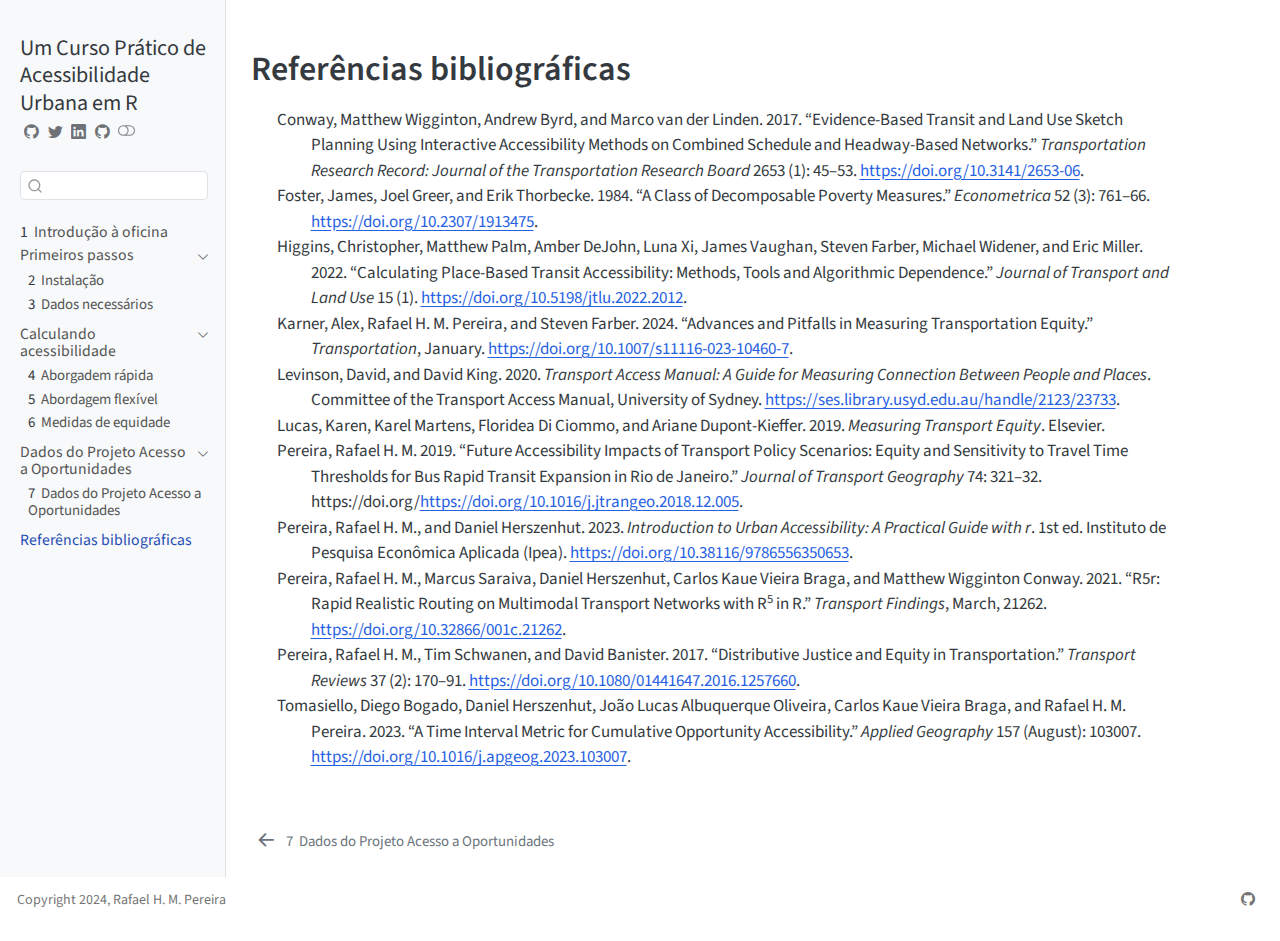
<file: docs/references.html>
<!DOCTYPE html>
<html xmlns="http://www.w3.org/1999/xhtml" lang="pt" xml:lang="pt"><head>

<meta charset="utf-8">
<meta name="generator" content="quarto-1.6.42">

<meta name="viewport" content="width=device-width, initial-scale=1.0, user-scalable=yes">


<title>Referências bibliográficas – Um Curso Prático de Acessibilidade Urbana em R</title>
<style>
code{white-space: pre-wrap;}
span.smallcaps{font-variant: small-caps;}
div.columns{display: flex; gap: min(4vw, 1.5em);}
div.column{flex: auto; overflow-x: auto;}
div.hanging-indent{margin-left: 1.5em; text-indent: -1.5em;}
ul.task-list{list-style: none;}
ul.task-list li input[type="checkbox"] {
  width: 0.8em;
  margin: 0 0.8em 0.2em -1em; /* quarto-specific, see https://github.com/quarto-dev/quarto-cli/issues/4556 */ 
  vertical-align: middle;
}
/* CSS for citations */
div.csl-bib-body { }
div.csl-entry {
  clear: both;
}
.hanging-indent div.csl-entry {
  margin-left:2em;
  text-indent:-2em;
}
div.csl-left-margin {
  min-width:2em;
  float:left;
}
div.csl-right-inline {
  margin-left:2em;
  padding-left:1em;
}
div.csl-indent {
  margin-left: 2em;
}</style>


<script src="site_libs/quarto-nav/quarto-nav.js"></script>
<script src="site_libs/quarto-nav/headroom.min.js"></script>
<script src="site_libs/clipboard/clipboard.min.js"></script>
<script src="site_libs/quarto-search/autocomplete.umd.js"></script>
<script src="site_libs/quarto-search/fuse.min.js"></script>
<script src="site_libs/quarto-search/quarto-search.js"></script>
<meta name="quarto:offset" content="./">
<link href="./4_aopdata_acessibilidade.html" rel="prev">
<link href=".//images/favicon.png" rel="icon" type="image/png">
<script src="site_libs/quarto-html/quarto.js"></script>
<script src="site_libs/quarto-html/popper.min.js"></script>
<script src="site_libs/quarto-html/tippy.umd.min.js"></script>
<link href="site_libs/quarto-html/tippy.css" rel="stylesheet">
<link href="site_libs/quarto-html/quarto-syntax-highlighting-2f5df379a58b258e96c21c0638c20c03.css" rel="stylesheet" class="quarto-color-scheme" id="quarto-text-highlighting-styles">
<link href="site_libs/quarto-html/quarto-syntax-highlighting-dark-b53751a350365c71b6c909e95f209ed1.css" rel="prefetch" class="quarto-color-scheme quarto-color-alternate" id="quarto-text-highlighting-styles">
<script src="site_libs/bootstrap/bootstrap.min.js"></script>
<link href="site_libs/bootstrap/bootstrap-icons.css" rel="stylesheet">
<link href="site_libs/bootstrap/bootstrap-b343bb23504f009ddf7b24643a6af19a.min.css" rel="stylesheet" append-hash="true" class="quarto-color-scheme" id="quarto-bootstrap" data-mode="light">
<link href="site_libs/bootstrap/bootstrap-dark-93979c3dcdd8127e23eebb5e274d8c39.min.css" rel="prefetch" append-hash="true" class="quarto-color-scheme quarto-color-alternate" id="quarto-bootstrap" data-mode="dark">
<script id="quarto-search-options" type="application/json">{
  "location": "sidebar",
  "copy-button": false,
  "collapse-after": 3,
  "panel-placement": "start",
  "type": "textbox",
  "limit": 50,
  "keyboard-shortcut": [
    "f",
    "/",
    "s"
  ],
  "show-item-context": false,
  "language": {
    "search-no-results-text": "Nenhum resultado",
    "search-matching-documents-text": "documentos correspondentes",
    "search-copy-link-title": "Copiar link para a busca",
    "search-hide-matches-text": "Esconder correspondências adicionais",
    "search-more-match-text": "mais correspondência neste documento",
    "search-more-matches-text": "mais correspondências neste documento",
    "search-clear-button-title": "Limpar",
    "search-text-placeholder": "",
    "search-detached-cancel-button-title": "Cancelar",
    "search-submit-button-title": "Enviar",
    "search-label": "Procurar"
  }
}</script>


<link rel="stylesheet" href="styles.css">
<meta name="citation_title" content="Referências bibliográficas">
<meta name="citation_fulltext_html_url" content="https://ipeagit.github.io/oficina_acessibilidade_anpet_2024/references.html">
<meta name="citation_language" content="pt">
<meta name="citation_reference" content="citation_title=Accessibility evaluation of land-use and transport strategies: Review and research directions;,citation_author=Karst Geurs;,citation_author=Bert Wee;,citation_publication_date=2004-06;,citation_cover_date=2004-06;,citation_year=2004;,citation_issue=2;,citation_doi=10.1016/j.jtrangeo.2003.10.005;,citation_issn=09666923;,citation_volume=12;,citation_language=en-US;,citation_journal_title=Journal of Transport Geography;">
<meta name="citation_reference" content="citation_title=Calculating place-based transit accessibility: Methods, tools and algorithmic dependence;,citation_author=Christopher Higgins;,citation_author=Matthew Palm;,citation_author=Amber DeJohn;,citation_author=Luna Xi;,citation_author=James Vaughan;,citation_author=Steven Farber;,citation_author=Michael Widener;,citation_author=Eric Miller;,citation_publication_date=2022-02;,citation_cover_date=2022-02;,citation_year=2022;,citation_issue=1;,citation_doi=10.5198/jtlu.2022.2012;,citation_issn=1938-7849;,citation_volume=15;,citation_journal_title=Journal of Transport and Land Use;">
<meta name="citation_reference" content="citation_title=From mobility to accessibility: Transforming urban transportation and land-use planning;,citation_author=Jonathan Levine;,citation_author=Joe Grengs;,citation_author=Louis A. Merlin;,citation_publication_date=2019;,citation_cover_date=2019;,citation_year=2019;">
<meta name="citation_reference" content="citation_title=Towards a general theory of access;,citation_author=David M. Levinson;,citation_author=Hao Wu;,citation_publication_date=2020-06;,citation_cover_date=2020-06;,citation_year=2020;,citation_issue=1;,citation_doi=10.5198/jtlu.2020.1660;,citation_issn=1938-7849;,citation_volume=13;,citation_journal_title=Journal of Transport and Land Use;">
<meta name="citation_reference" content="citation_title=Transport access manual: A guide for measuring connection between people and places;,citation_author=David Levinson;,citation_author=David King;,citation_publication_date=2020;,citation_cover_date=2020;,citation_year=2020;,citation_fulltext_html_url=https://ses.library.usyd.edu.au/handle/2123/23733;">
<meta name="citation_reference" content="citation_title=A method to evaluate equitable accessibility: Combining ethical theories and accessibility-based approaches;,citation_author=Karen Lucas;,citation_author=Bert Wee;,citation_author=Kees Maat;,citation_publication_date=2016-05;,citation_cover_date=2016-05;,citation_year=2016;,citation_issue=3;,citation_doi=10.1007/s11116-015-9585-2;,citation_issn=1572-9435;,citation_volume=43;,citation_journal_title=Transportation;">
<meta name="citation_reference" content="citation_title=Transport poverty and its adverse social consequences;,citation_author=Karen Lucas;,citation_author=Giulio Mattioli;,citation_author=Ersilia Verlinghieri;,citation_author=Alvaro Guzman;,citation_publication_date=2016-12;,citation_cover_date=2016-12;,citation_year=2016;,citation_issue=6;,citation_doi=10.1680/jtran.15.00073;,citation_issn=0965-092X, 1751-7710;,citation_volume=169;,citation_journal_title=Proceedings of the Institution of Civil Engineers - Transport;">
<meta name="citation_reference" content="citation_title=Accessibility: Measurement and application in transportation planning;,citation_author=Eric J. Miller;,citation_publication_date=2018-09;,citation_cover_date=2018-09;,citation_year=2018;,citation_issue=5;,citation_doi=10.1080/01441647.2018.1492778;,citation_issn=0144-1647;,citation_volume=38;,citation_journal_title=Transport Reviews;,citation_publisher=Routledge;">
<meta name="citation_reference" content="citation_title=Measuring accessibility: Positive and normative implementations of various accessibility indicators;,citation_author=Antonio Páez;,citation_author=Darren M. Scott;,citation_author=Catherine Morency;,citation_publication_date=2012-11;,citation_cover_date=2012-11;,citation_year=2012;,citation_doi=10.1016/j.jtrangeo.2012.03.016;,citation_issn=09666923;,citation_volume=25;,citation_language=en-US;,citation_journal_title=Journal of Transport Geography;">
<meta name="citation_reference" content="citation_title=Accessibility instruments for planning practice: A review of European experiences;,citation_author=Enrica Papa;,citation_author=Cecilia Silva;,citation_author=Marco Te Brömmelstroet;,citation_author=Angela Hull;,citation_publication_date=2015-06;,citation_cover_date=2015-06;,citation_year=2015;,citation_doi=10.5198/jtlu.2015.585;,citation_issn=1938-7849;,citation_journal_title=Journal of Transport and Land Use;">
<meta name="citation_reference" content="citation_title=Distributive justice and equity in transportation;,citation_author=Rafael H. M. Pereira;,citation_author=Tim Schwanen;,citation_author=David Banister;,citation_publication_date=2017;,citation_cover_date=2017;,citation_year=2017;,citation_issue=2;,citation_doi=10.1080/01441647.2016.1257660;,citation_issn=0144-1647, 1464-5327;,citation_volume=37;,citation_journal_title=Transport Reviews;">
<meta name="citation_reference" content="citation_title=R5r: Rapid Realistic Routing on Multimodal Transport Networks with R&amp;amp;amp;lt;sup&amp;gt;5&amp;lt;/sup&amp;gt; in R;,citation_author=Rafael H. M. Pereira;,citation_author=Marcus Saraiva;,citation_author=Daniel Herszenhut;,citation_author=Carlos Kaue Vieira Braga;,citation_author=Matthew Wigginton Conway;,citation_publication_date=2021-03;,citation_cover_date=2021-03;,citation_year=2021;,citation_doi=10.32866/001c.21262;,citation_journal_title=Transport Findings;,citation_publisher=Network Design Lab;">
<meta name="citation_reference" content="citation_title=Transportation Equity;,citation_author=Rafael H. M. Pereira;,citation_author=Alex Karner;,citation_editor=Roger Vickerman;,citation_publication_date=2021-01;,citation_cover_date=2021-01;,citation_year=2021;,citation_doi=10.1016/B978-0-08-102671-7.10053-3;,citation_isbn=978-0-08-102672-4;,citation_language=en-US;,citation_inbook_title=International Encyclopedia of Transportation;">
<meta name="citation_reference" content="citation_title=Accessibility: Transport Accessibility Measures;,citation_author=Rafael H. M. Pereira;,citation_author=Daniel Herszenhut;,citation_publication_date=2022;,citation_cover_date=2022;,citation_year=2022;">
<meta name="citation_reference" content="citation_title=Aopdata: Data from the Access to Opportunities Project;,citation_author=Rafael H. M. Pereira;,citation_author=Daniel Herszenhut;,citation_author=Carlos K. V. Braga;,citation_author=Diego B. Tomasiello;,citation_author=Marcus Saraiva;,citation_publication_date=2022;,citation_cover_date=2022;,citation_year=2022;">
<meta name="citation_reference" content="citation_title=Accessibility instruments in planning practice: Bridging the implementation gap;,citation_author=Cecília Silva;,citation_author=Luca Bertolini;,citation_author=Marco Brömmelstroet;,citation_author=Dimitris Milakis;,citation_author=Enrica Papa;,citation_publication_date=2017-01;,citation_cover_date=2017-01;,citation_year=2017;,citation_doi=10.1016/j.tranpol.2016.09.006;,citation_issn=0967-070X;,citation_volume=53;,citation_journal_title=Transport Policy;">
<meta name="citation_reference" content="citation_title=Transport Modes and Accessibility;,citation_author=Bert Wee;,citation_editor=Roger Vickerman;,citation_publication_date=2021-01;,citation_cover_date=2021-01;,citation_year=2021;,citation_doi=10.1016/B978-0-08-102671-7.10402-6;,citation_isbn=978-0-08-102672-4;,citation_inbook_title=International Encyclopedia of Transportation;">
<meta name="citation_reference" content="citation_title=Accessibility and equity: A conceptual framework and research agenda;,citation_author=Bert Wee;,citation_publication_date=2022-10;,citation_cover_date=2022-10;,citation_year=2022;,citation_doi=10.1016/j.jtrangeo.2022.103421;,citation_issn=09666923;,citation_volume=104;,citation_journal_title=Journal of Transport Geography;">
<meta name="citation_reference" content="citation_title=Advances and pitfalls in measuring transportation equity;,citation_author=Alex Karner;,citation_author=Rafael H. M. Pereira;,citation_author=Steven Farber;,citation_publication_date=2024-01;,citation_cover_date=2024-01;,citation_year=2024;,citation_doi=10.1007/s11116-023-10460-7;,citation_issn=1572-9435;,citation_language=en-US;,citation_journal_title=Transportation;">
<meta name="citation_reference" content="citation_title=Future accessibility impacts of transport policy scenarios: Equity and sensitivity to travel time thresholds for bus rapid transit expansion in rio de janeiro;,citation_author=Rafael H. M. Pereira;,citation_publication_date=2019;,citation_cover_date=2019;,citation_year=2019;,citation_fulltext_html_url=http://www.sciencedirect.com/science/article/pii/S0966692318302047;,citation_doi=https://doi.org/10.1016/j.jtrangeo.2018.12.005;,citation_issn=0966-6923;,citation_volume=74;,citation_journal_title=Journal of Transport Geography;">
<meta name="citation_reference" content="citation_title=A time interval metric for cumulative opportunity accessibility;,citation_author=Diego Bogado Tomasiello;,citation_author=Daniel Herszenhut;,citation_author=João Lucas Albuquerque Oliveira;,citation_author=Carlos Kaue Vieira Braga;,citation_author=Rafael H. M. Pereira;,citation_publication_date=2023-08;,citation_cover_date=2023-08;,citation_year=2023;,citation_doi=10.1016/j.apgeog.2023.103007;,citation_issn=0143-6228;,citation_volume=157;,citation_journal_title=Applied Geography;">
<meta name="citation_reference" content="citation_title=A Class of Decomposable Poverty Measures;,citation_author=James Foster;,citation_author=Joel Greer;,citation_author=Erik Thorbecke;,citation_publication_date=1984;,citation_cover_date=1984;,citation_year=1984;,citation_fulltext_html_url=https://www.jstor.org/stable/1913475;,citation_issue=3;,citation_doi=10.2307/1913475;,citation_issn=0012-9682;,citation_volume=52;,citation_journal_title=Econometrica;,citation_publisher=[Wiley, Econometric Society];">
<meta name="citation_reference" content="citation_title=Measuring transport equity;,citation_author=Karen Lucas;,citation_author=Karel Martens;,citation_author=Floridea Di Ciommo;,citation_author=Ariane Dupont-Kieffer;,citation_publication_date=2019;,citation_cover_date=2019;,citation_year=2019;">
<meta name="citation_reference" content="citation_title=Introduction to urban accessibility: A practical guide with r;,citation_author=Rafael H. M. Pereira;,citation_author=Daniel Herszenhut;,citation_publication_date=2023;,citation_cover_date=2023;,citation_year=2023;,citation_fulltext_html_url=https://ipeagit.github.io/intro_access_book/index.en.html;,citation_doi=10.38116/9786556350653;,citation_isbn=978-65-5635-065-3;">
<meta name="citation_reference" content="citation_title=Evidence-Based Transit and Land Use Sketch Planning Using Interactive Accessibility Methods on Combined Schedule and Headway-Based Networks;,citation_author=Matthew Wigginton Conway;,citation_author=Andrew Byrd;,citation_author=Marco Linden;,citation_publication_date=2017-01;,citation_cover_date=2017-01;,citation_year=2017;,citation_issue=1;,citation_doi=10.3141/2653-06;,citation_issn=0361-1981, 2169-4052;,citation_volume=2653;,citation_journal_title=Transportation Research Record: Journal of the Transportation Research Board;">
</head>

<body class="nav-sidebar docked fullcontent">

<div id="quarto-search-results"></div>
  <header id="quarto-header" class="headroom fixed-top">
  <nav class="quarto-secondary-nav">
    <div class="container-fluid d-flex">
      <button type="button" class="quarto-btn-toggle btn" data-bs-toggle="collapse" role="button" data-bs-target=".quarto-sidebar-collapse-item" aria-controls="quarto-sidebar" aria-expanded="false" aria-label="Alternar barra lateral" onclick="if (window.quartoToggleHeadroom) { window.quartoToggleHeadroom(); }">
        <i class="bi bi-layout-text-sidebar-reverse"></i>
      </button>
        <nav class="quarto-page-breadcrumbs" aria-label="breadcrumb"><ol class="breadcrumb"><li class="breadcrumb-item"><a href="./references.html">Referências bibliográficas</a></li></ol></nav>
        <a class="flex-grow-1" role="navigation" data-bs-toggle="collapse" data-bs-target=".quarto-sidebar-collapse-item" aria-controls="quarto-sidebar" aria-expanded="false" aria-label="Alternar barra lateral" onclick="if (window.quartoToggleHeadroom) { window.quartoToggleHeadroom(); }">      
        </a>
      <button type="button" class="btn quarto-search-button" aria-label="Procurar" onclick="window.quartoOpenSearch();">
        <i class="bi bi-search"></i>
      </button>
    </div>
  </nav>
</header>
<!-- content -->
<div id="quarto-content" class="quarto-container page-columns page-rows-contents page-layout-article">
<!-- sidebar -->
  <nav id="quarto-sidebar" class="sidebar collapse collapse-horizontal quarto-sidebar-collapse-item sidebar-navigation docked overflow-auto">
    <div class="pt-lg-2 mt-2 text-left sidebar-header">
    <div class="sidebar-title mb-0 py-0">
      <a href="./">Um Curso Prático de Acessibilidade Urbana em R</a> 
        <div class="sidebar-tools-main tools-wide">
    <a href="https://github.com/ipeaGIT/oficina_acessibilidade_anpet_2024" title="Github" class="quarto-navigation-tool px-1" aria-label="Github"><i class="bi bi-github"></i></a>
    <a href="https://x.com/UrbanDemog" title="twitter" class="quarto-navigation-tool px-1" aria-label="twitter"><i class="bi bi-twitter"></i></a>
    <a href="https://www.linkedin.com/in/rafael-h-m-pereira/" title="linkedin" class="quarto-navigation-tool px-1" aria-label="linkedin"><i class="bi bi-linkedin"></i></a>
    <a href="https://github.com/ipeaGIT/oficina_acessibilidade_anpet_2024" title="Código fonte" class="quarto-navigation-tool px-1" aria-label="Código fonte"><i class="bi bi-github"></i></a>
  <a href="" class="quarto-color-scheme-toggle quarto-navigation-tool  px-1" onclick="window.quartoToggleColorScheme(); return false;" title="Alternar modo escuro"><i class="bi"></i></a>
</div>
    </div>
      </div>
        <div class="mt-2 flex-shrink-0 align-items-center">
        <div class="sidebar-search">
        <div id="quarto-search" class="" title="Procurar"></div>
        </div>
        </div>
    <div class="sidebar-menu-container"> 
    <ul class="list-unstyled mt-1">
        <li class="sidebar-item">
  <div class="sidebar-item-container"> 
  <a href="./index.html" class="sidebar-item-text sidebar-link">
 <span class="menu-text"><span class="chapter-number">1</span>&nbsp; <span class="chapter-title">Introdução à oficina</span></span></a>
  </div>
</li>
        <li class="sidebar-item sidebar-item-section">
      <div class="sidebar-item-container"> 
            <a class="sidebar-item-text sidebar-link text-start" data-bs-toggle="collapse" data-bs-target="#quarto-sidebar-section-1" role="navigation" aria-expanded="true">
 <span class="menu-text">Primeiros passos</span></a>
          <a class="sidebar-item-toggle text-start" data-bs-toggle="collapse" data-bs-target="#quarto-sidebar-section-1" role="navigation" aria-expanded="true" aria-label="Alternar seção">
            <i class="bi bi-chevron-right ms-2"></i>
          </a> 
      </div>
      <ul id="quarto-sidebar-section-1" class="collapse list-unstyled sidebar-section depth1 show">  
          <li class="sidebar-item">
  <div class="sidebar-item-container"> 
  <a href="./2.1_installation.html" class="sidebar-item-text sidebar-link">
 <span class="menu-text"><span class="chapter-number">2</span>&nbsp; <span class="chapter-title">Instalação</span></span></a>
  </div>
</li>
          <li class="sidebar-item">
  <div class="sidebar-item-container"> 
  <a href="./2.2_data_requirements.html" class="sidebar-item-text sidebar-link">
 <span class="menu-text"><span class="chapter-number">3</span>&nbsp; <span class="chapter-title">Dados necessários</span></span></a>
  </div>
</li>
      </ul>
  </li>
        <li class="sidebar-item sidebar-item-section">
      <div class="sidebar-item-container"> 
            <a class="sidebar-item-text sidebar-link text-start" data-bs-toggle="collapse" data-bs-target="#quarto-sidebar-section-2" role="navigation" aria-expanded="true">
 <span class="menu-text">Calculando acessibilidade</span></a>
          <a class="sidebar-item-toggle text-start" data-bs-toggle="collapse" data-bs-target="#quarto-sidebar-section-2" role="navigation" aria-expanded="true" aria-label="Alternar seção">
            <i class="bi bi-chevron-right ms-2"></i>
          </a> 
      </div>
      <ul id="quarto-sidebar-section-2" class="collapse list-unstyled sidebar-section depth1 show">  
          <li class="sidebar-item">
  <div class="sidebar-item-container"> 
  <a href="./3.1_quick_approach.html" class="sidebar-item-text sidebar-link">
 <span class="menu-text"><span class="chapter-number">4</span>&nbsp; <span class="chapter-title">Aborgadem rápida</span></span></a>
  </div>
</li>
          <li class="sidebar-item">
  <div class="sidebar-item-container"> 
  <a href="./3.2_flexible_approach.html" class="sidebar-item-text sidebar-link">
 <span class="menu-text"><span class="chapter-number">5</span>&nbsp; <span class="chapter-title">Abordagem flexível</span></span></a>
  </div>
</li>
          <li class="sidebar-item">
  <div class="sidebar-item-container"> 
  <a href="./3.3_equity_measures.html" class="sidebar-item-text sidebar-link">
 <span class="menu-text"><span class="chapter-number">6</span>&nbsp; <span class="chapter-title">Medidas de equidade</span></span></a>
  </div>
</li>
      </ul>
  </li>
        <li class="sidebar-item sidebar-item-section">
      <div class="sidebar-item-container"> 
            <a class="sidebar-item-text sidebar-link text-start" data-bs-toggle="collapse" data-bs-target="#quarto-sidebar-section-3" role="navigation" aria-expanded="true">
 <span class="menu-text">Dados do Projeto Acesso a Oportunidades</span></a>
          <a class="sidebar-item-toggle text-start" data-bs-toggle="collapse" data-bs-target="#quarto-sidebar-section-3" role="navigation" aria-expanded="true" aria-label="Alternar seção">
            <i class="bi bi-chevron-right ms-2"></i>
          </a> 
      </div>
      <ul id="quarto-sidebar-section-3" class="collapse list-unstyled sidebar-section depth1 show">  
          <li class="sidebar-item">
  <div class="sidebar-item-container"> 
  <a href="./4_aopdata_acessibilidade.html" class="sidebar-item-text sidebar-link">
 <span class="menu-text"><span class="chapter-number">7</span>&nbsp; <span class="chapter-title">Dados do Projeto Acesso a Oportunidades</span></span></a>
  </div>
</li>
      </ul>
  </li>
        <li class="sidebar-item">
  <div class="sidebar-item-container"> 
  <a href="./references.html" class="sidebar-item-text sidebar-link active">
 <span class="menu-text">Referências bibliográficas</span></a>
  </div>
</li>
    </ul>
    </div>
</nav>
<div id="quarto-sidebar-glass" class="quarto-sidebar-collapse-item" data-bs-toggle="collapse" data-bs-target=".quarto-sidebar-collapse-item"></div>
<!-- margin-sidebar -->
    
<!-- main -->
<div class="quarto-about-solana column-body">
  <div class="about-entity">
    <div class="entity-contents">
      <header id="title-block-header" class="quarto-title-block default">
<div class="quarto-title">
<h1 class="title">Referências bibliográficas</h1>
</div>
<div class="quarto-title-meta">
  </div>
</header> 
      <div class="about-contents"><main class="content" id="quarto-document-content">
<div id="refs" class="references csl-bib-body hanging-indent" data-entry-spacing="0" role="list">
<div id="ref-conway2017evidencebased" class="csl-entry" role="listitem">
Conway, Matthew Wigginton, Andrew Byrd, and Marco van der Linden. 2017.
<span>“Evidence-<span>Based Transit</span> and <span>Land Use Sketch
Planning Using Interactive Accessibility Methods</span> on
<span>Combined Schedule</span> and <span>Headway-Based
Networks</span>.”</span> <em>Transportation Research Record: Journal of
the Transportation Research Board</em> 2653 (1): 45–53. <a href="https://doi.org/10.3141/2653-06">https://doi.org/10.3141/2653-06</a>.
</div>
<div id="ref-foster1984class" class="csl-entry" role="listitem">
Foster, James, Joel Greer, and Erik Thorbecke. 1984. <span>“A
<span>Class</span> of <span>Decomposable Poverty
Measures</span>.”</span> <em>Econometrica</em> 52 (3): 761–66. <a href="https://doi.org/10.2307/1913475">https://doi.org/10.2307/1913475</a>.
</div>
<div id="ref-higgins2022calculating" class="csl-entry" role="listitem">
Higgins, Christopher, Matthew Palm, Amber DeJohn, Luna Xi, James
Vaughan, Steven Farber, Michael Widener, and Eric Miller. 2022.
<span>“Calculating Place-Based Transit Accessibility:
<span>Methods</span>, Tools and Algorithmic Dependence.”</span>
<em>Journal of Transport and Land Use</em> 15 (1). <a href="https://doi.org/10.5198/jtlu.2022.2012">https://doi.org/10.5198/jtlu.2022.2012</a>.
</div>
<div id="ref-karner2024advances" class="csl-entry" role="listitem">
Karner, Alex, Rafael H. M. Pereira, and Steven Farber. 2024.
<span>“Advances and Pitfalls in Measuring Transportation Equity.”</span>
<em>Transportation</em>, January. <a href="https://doi.org/10.1007/s11116-023-10460-7">https://doi.org/10.1007/s11116-023-10460-7</a>.
</div>
<div id="ref-levinson2020transport" class="csl-entry" role="listitem">
Levinson, David, and David King. 2020. <em>Transport Access Manual:
<span>A</span> Guide for Measuring Connection Between People and
Places</em>. <span>Committee of the Transport Access Manual, University
of Sydney</span>. <a href="https://ses.library.usyd.edu.au/handle/2123/23733">https://ses.library.usyd.edu.au/handle/2123/23733</a>.
</div>
<div id="ref-lucas2019measuring" class="csl-entry" role="listitem">
Lucas, Karen, Karel Martens, Floridea Di Ciommo, and Ariane
Dupont-Kieffer. 2019. <em>Measuring Transport Equity</em>. Elsevier.
</div>
<div id="ref-pereira2019future" class="csl-entry" role="listitem">
Pereira, Rafael H. M. 2019. <span>“Future Accessibility Impacts of
Transport Policy Scenarios: Equity and Sensitivity to Travel Time
Thresholds for Bus Rapid Transit Expansion in Rio de Janeiro.”</span>
<em>Journal of Transport Geography</em> 74: 321–32. https://doi.org/<a href="https://doi.org/10.1016/j.jtrangeo.2018.12.005">https://doi.org/10.1016/j.jtrangeo.2018.12.005</a>.
</div>
<div id="ref-pereira2023introduction" class="csl-entry" role="listitem">
Pereira, Rafael H. M., and Daniel Herszenhut. 2023. <em>Introduction to
Urban Accessibility: A Practical Guide with r</em>. 1st ed. Instituto de
Pesquisa Econômica Aplicada (Ipea). <a href="https://doi.org/10.38116/9786556350653">https://doi.org/10.38116/9786556350653</a>.
</div>
<div id="ref-pereira2021r5r" class="csl-entry" role="listitem">
Pereira, Rafael H. M., Marcus Saraiva, Daniel Herszenhut, Carlos Kaue
Vieira Braga, and Matthew Wigginton Conway. 2021. <span>“R5r:
<span>Rapid Realistic Routing</span> on <span>Multimodal Transport
Networks</span> with <span>R</span><span><sup>5</sup></span> in
<span>R</span>.”</span> <em>Transport Findings</em>, March, 21262. <a href="https://doi.org/10.32866/001c.21262">https://doi.org/10.32866/001c.21262</a>.
</div>
<div id="ref-pereira2017distributive" class="csl-entry" role="listitem">
Pereira, Rafael H. M., Tim Schwanen, and David Banister. 2017.
<span>“Distributive Justice and Equity in Transportation.”</span>
<em>Transport Reviews</em> 37 (2): 170–91. <a href="https://doi.org/10.1080/01441647.2016.1257660">https://doi.org/10.1080/01441647.2016.1257660</a>.
</div>
<div id="ref-tomasiello2023time" class="csl-entry" role="listitem">
Tomasiello, Diego Bogado, Daniel Herszenhut, João Lucas Albuquerque
Oliveira, Carlos Kaue Vieira Braga, and Rafael H. M. Pereira. 2023.
<span>“A Time Interval Metric for Cumulative Opportunity
Accessibility.”</span> <em>Applied Geography</em> 157 (August): 103007.
<a href="https://doi.org/10.1016/j.apgeog.2023.103007">https://doi.org/10.1016/j.apgeog.2023.103007</a>.
</div>
</div>


</main></div>
    </div>
  </div>
</div>
 <!-- /main -->
<script id="quarto-html-after-body" type="application/javascript">
window.document.addEventListener("DOMContentLoaded", function (event) {
  const toggleBodyColorMode = (bsSheetEl) => {
    const mode = bsSheetEl.getAttribute("data-mode");
    const bodyEl = window.document.querySelector("body");
    if (mode === "dark") {
      bodyEl.classList.add("quarto-dark");
      bodyEl.classList.remove("quarto-light");
    } else {
      bodyEl.classList.add("quarto-light");
      bodyEl.classList.remove("quarto-dark");
    }
  }
  const toggleBodyColorPrimary = () => {
    const bsSheetEl = window.document.querySelector("link#quarto-bootstrap");
    if (bsSheetEl) {
      toggleBodyColorMode(bsSheetEl);
    }
  }
  toggleBodyColorPrimary();  
  const disableStylesheet = (stylesheets) => {
    for (let i=0; i < stylesheets.length; i++) {
      const stylesheet = stylesheets[i];
      stylesheet.rel = 'prefetch';
    }
  }
  const enableStylesheet = (stylesheets) => {
    for (let i=0; i < stylesheets.length; i++) {
      const stylesheet = stylesheets[i];
      stylesheet.rel = 'stylesheet';
    }
  }
  const manageTransitions = (selector, allowTransitions) => {
    const els = window.document.querySelectorAll(selector);
    for (let i=0; i < els.length; i++) {
      const el = els[i];
      if (allowTransitions) {
        el.classList.remove('notransition');
      } else {
        el.classList.add('notransition');
      }
    }
  }
  const toggleGiscusIfUsed = (isAlternate, darkModeDefault) => {
    const baseTheme = document.querySelector('#giscus-base-theme')?.value ?? 'light';
    const alternateTheme = document.querySelector('#giscus-alt-theme')?.value ?? 'dark';
    let newTheme = '';
    if(darkModeDefault) {
      newTheme = isAlternate ? baseTheme : alternateTheme;
    } else {
      newTheme = isAlternate ? alternateTheme : baseTheme;
    }
    const changeGiscusTheme = () => {
      // From: https://github.com/giscus/giscus/issues/336
      const sendMessage = (message) => {
        const iframe = document.querySelector('iframe.giscus-frame');
        if (!iframe) return;
        iframe.contentWindow.postMessage({ giscus: message }, 'https://giscus.app');
      }
      sendMessage({
        setConfig: {
          theme: newTheme
        }
      });
    }
    const isGiscussLoaded = window.document.querySelector('iframe.giscus-frame') !== null;
    if (isGiscussLoaded) {
      changeGiscusTheme();
    }
  }
  const toggleColorMode = (alternate) => {
    // Switch the stylesheets
    const alternateStylesheets = window.document.querySelectorAll('link.quarto-color-scheme.quarto-color-alternate');
    manageTransitions('#quarto-margin-sidebar .nav-link', false);
    if (alternate) {
      enableStylesheet(alternateStylesheets);
      for (const sheetNode of alternateStylesheets) {
        if (sheetNode.id === "quarto-bootstrap") {
          toggleBodyColorMode(sheetNode);
        }
      }
    } else {
      disableStylesheet(alternateStylesheets);
      toggleBodyColorPrimary();
    }
    manageTransitions('#quarto-margin-sidebar .nav-link', true);
    // Switch the toggles
    const toggles = window.document.querySelectorAll('.quarto-color-scheme-toggle');
    for (let i=0; i < toggles.length; i++) {
      const toggle = toggles[i];
      if (toggle) {
        if (alternate) {
          toggle.classList.add("alternate");     
        } else {
          toggle.classList.remove("alternate");
        }
      }
    }
    // Hack to workaround the fact that safari doesn't
    // properly recolor the scrollbar when toggling (#1455)
    if (navigator.userAgent.indexOf('Safari') > 0 && navigator.userAgent.indexOf('Chrome') == -1) {
      manageTransitions("body", false);
      window.scrollTo(0, 1);
      setTimeout(() => {
        window.scrollTo(0, 0);
        manageTransitions("body", true);
      }, 40);  
    }
  }
  const isFileUrl = () => { 
    return window.location.protocol === 'file:';
  }
  const hasAlternateSentinel = () => {  
    let styleSentinel = getColorSchemeSentinel();
    if (styleSentinel !== null) {
      return styleSentinel === "alternate";
    } else {
      return false;
    }
  }
  const setStyleSentinel = (alternate) => {
    const value = alternate ? "alternate" : "default";
    if (!isFileUrl()) {
      window.localStorage.setItem("quarto-color-scheme", value);
    } else {
      localAlternateSentinel = value;
    }
  }
  const getColorSchemeSentinel = () => {
    if (!isFileUrl()) {
      const storageValue = window.localStorage.getItem("quarto-color-scheme");
      return storageValue != null ? storageValue : localAlternateSentinel;
    } else {
      return localAlternateSentinel;
    }
  }
  const darkModeDefault = false;
  let localAlternateSentinel = darkModeDefault ? 'alternate' : 'default';
  // Dark / light mode switch
  window.quartoToggleColorScheme = () => {
    // Read the current dark / light value 
    let toAlternate = !hasAlternateSentinel();
    toggleColorMode(toAlternate);
    setStyleSentinel(toAlternate);
    toggleGiscusIfUsed(toAlternate, darkModeDefault);
  };
  // Ensure there is a toggle, if there isn't float one in the top right
  if (window.document.querySelector('.quarto-color-scheme-toggle') === null) {
    const a = window.document.createElement('a');
    a.classList.add('top-right');
    a.classList.add('quarto-color-scheme-toggle');
    a.href = "";
    a.onclick = function() { try { window.quartoToggleColorScheme(); } catch {} return false; };
    const i = window.document.createElement("i");
    i.classList.add('bi');
    a.appendChild(i);
    window.document.body.appendChild(a);
  }
  // Switch to dark mode if need be
  if (hasAlternateSentinel()) {
    toggleColorMode(true);
  } else {
    toggleColorMode(false);
  }
  const isCodeAnnotation = (el) => {
    for (const clz of el.classList) {
      if (clz.startsWith('code-annotation-')) {                     
        return true;
      }
    }
    return false;
  }
  const onCopySuccess = function(e) {
    // button target
    const button = e.trigger;
    // don't keep focus
    button.blur();
    // flash "checked"
    button.classList.add('code-copy-button-checked');
    var currentTitle = button.getAttribute("title");
    button.setAttribute("title", "Copiada");
    let tooltip;
    if (window.bootstrap) {
      button.setAttribute("data-bs-toggle", "tooltip");
      button.setAttribute("data-bs-placement", "left");
      button.setAttribute("data-bs-title", "Copiada");
      tooltip = new bootstrap.Tooltip(button, 
        { trigger: "manual", 
          customClass: "code-copy-button-tooltip",
          offset: [0, -8]});
      tooltip.show();    
    }
    setTimeout(function() {
      if (tooltip) {
        tooltip.hide();
        button.removeAttribute("data-bs-title");
        button.removeAttribute("data-bs-toggle");
        button.removeAttribute("data-bs-placement");
      }
      button.setAttribute("title", currentTitle);
      button.classList.remove('code-copy-button-checked');
    }, 1000);
    // clear code selection
    e.clearSelection();
  }
  const getTextToCopy = function(trigger) {
      const codeEl = trigger.previousElementSibling.cloneNode(true);
      for (const childEl of codeEl.children) {
        if (isCodeAnnotation(childEl)) {
          childEl.remove();
        }
      }
      return codeEl.innerText;
  }
  const clipboard = new window.ClipboardJS('.code-copy-button:not([data-in-quarto-modal])', {
    text: getTextToCopy
  });
  clipboard.on('success', onCopySuccess);
  if (window.document.getElementById('quarto-embedded-source-code-modal')) {
    const clipboardModal = new window.ClipboardJS('.code-copy-button[data-in-quarto-modal]', {
      text: getTextToCopy,
      container: window.document.getElementById('quarto-embedded-source-code-modal')
    });
    clipboardModal.on('success', onCopySuccess);
  }
    var localhostRegex = new RegExp(/^(?:http|https):\/\/localhost\:?[0-9]*\//);
    var mailtoRegex = new RegExp(/^mailto:/);
      var filterRegex = new RegExp("https:\/\/ipeagit\.github\.io\/oficina_acessibilidade_anpet_2024\/");
    var isInternal = (href) => {
        return filterRegex.test(href) || localhostRegex.test(href) || mailtoRegex.test(href);
    }
    // Inspect non-navigation links and adorn them if external
 	var links = window.document.querySelectorAll('a[href]:not(.nav-link):not(.navbar-brand):not(.toc-action):not(.sidebar-link):not(.sidebar-item-toggle):not(.pagination-link):not(.no-external):not([aria-hidden]):not(.dropdown-item):not(.quarto-navigation-tool):not(.about-link)');
    for (var i=0; i<links.length; i++) {
      const link = links[i];
      if (!isInternal(link.href)) {
        // undo the damage that might have been done by quarto-nav.js in the case of
        // links that we want to consider external
        if (link.dataset.originalHref !== undefined) {
          link.href = link.dataset.originalHref;
        }
      }
    }
  function tippyHover(el, contentFn, onTriggerFn, onUntriggerFn) {
    const config = {
      allowHTML: true,
      maxWidth: 500,
      delay: 100,
      arrow: false,
      appendTo: function(el) {
          return el.parentElement;
      },
      interactive: true,
      interactiveBorder: 10,
      theme: 'quarto',
      placement: 'bottom-start',
    };
    if (contentFn) {
      config.content = contentFn;
    }
    if (onTriggerFn) {
      config.onTrigger = onTriggerFn;
    }
    if (onUntriggerFn) {
      config.onUntrigger = onUntriggerFn;
    }
    window.tippy(el, config); 
  }
  const noterefs = window.document.querySelectorAll('a[role="doc-noteref"]');
  for (var i=0; i<noterefs.length; i++) {
    const ref = noterefs[i];
    tippyHover(ref, function() {
      // use id or data attribute instead here
      let href = ref.getAttribute('data-footnote-href') || ref.getAttribute('href');
      try { href = new URL(href).hash; } catch {}
      const id = href.replace(/^#\/?/, "");
      const note = window.document.getElementById(id);
      if (note) {
        return note.innerHTML;
      } else {
        return "";
      }
    });
  }
  const xrefs = window.document.querySelectorAll('a.quarto-xref');
  const processXRef = (id, note) => {
    // Strip column container classes
    const stripColumnClz = (el) => {
      el.classList.remove("page-full", "page-columns");
      if (el.children) {
        for (const child of el.children) {
          stripColumnClz(child);
        }
      }
    }
    stripColumnClz(note)
    if (id === null || id.startsWith('sec-')) {
      // Special case sections, only their first couple elements
      const container = document.createElement("div");
      if (note.children && note.children.length > 2) {
        container.appendChild(note.children[0].cloneNode(true));
        for (let i = 1; i < note.children.length; i++) {
          const child = note.children[i];
          if (child.tagName === "P" && child.innerText === "") {
            continue;
          } else {
            container.appendChild(child.cloneNode(true));
            break;
          }
        }
        if (window.Quarto?.typesetMath) {
          window.Quarto.typesetMath(container);
        }
        return container.innerHTML
      } else {
        if (window.Quarto?.typesetMath) {
          window.Quarto.typesetMath(note);
        }
        return note.innerHTML;
      }
    } else {
      // Remove any anchor links if they are present
      const anchorLink = note.querySelector('a.anchorjs-link');
      if (anchorLink) {
        anchorLink.remove();
      }
      if (window.Quarto?.typesetMath) {
        window.Quarto.typesetMath(note);
      }
      if (note.classList.contains("callout")) {
        return note.outerHTML;
      } else {
        return note.innerHTML;
      }
    }
  }
  for (var i=0; i<xrefs.length; i++) {
    const xref = xrefs[i];
    tippyHover(xref, undefined, function(instance) {
      instance.disable();
      let url = xref.getAttribute('href');
      let hash = undefined; 
      if (url.startsWith('#')) {
        hash = url;
      } else {
        try { hash = new URL(url).hash; } catch {}
      }
      if (hash) {
        const id = hash.replace(/^#\/?/, "");
        const note = window.document.getElementById(id);
        if (note !== null) {
          try {
            const html = processXRef(id, note.cloneNode(true));
            instance.setContent(html);
          } finally {
            instance.enable();
            instance.show();
          }
        } else {
          // See if we can fetch this
          fetch(url.split('#')[0])
          .then(res => res.text())
          .then(html => {
            const parser = new DOMParser();
            const htmlDoc = parser.parseFromString(html, "text/html");
            const note = htmlDoc.getElementById(id);
            if (note !== null) {
              const html = processXRef(id, note);
              instance.setContent(html);
            } 
          }).finally(() => {
            instance.enable();
            instance.show();
          });
        }
      } else {
        // See if we can fetch a full url (with no hash to target)
        // This is a special case and we should probably do some content thinning / targeting
        fetch(url)
        .then(res => res.text())
        .then(html => {
          const parser = new DOMParser();
          const htmlDoc = parser.parseFromString(html, "text/html");
          const note = htmlDoc.querySelector('main.content');
          if (note !== null) {
            // This should only happen for chapter cross references
            // (since there is no id in the URL)
            // remove the first header
            if (note.children.length > 0 && note.children[0].tagName === "HEADER") {
              note.children[0].remove();
            }
            const html = processXRef(null, note);
            instance.setContent(html);
          } 
        }).finally(() => {
          instance.enable();
          instance.show();
        });
      }
    }, function(instance) {
    });
  }
      let selectedAnnoteEl;
      const selectorForAnnotation = ( cell, annotation) => {
        let cellAttr = 'data-code-cell="' + cell + '"';
        let lineAttr = 'data-code-annotation="' +  annotation + '"';
        const selector = 'span[' + cellAttr + '][' + lineAttr + ']';
        return selector;
      }
      const selectCodeLines = (annoteEl) => {
        const doc = window.document;
        const targetCell = annoteEl.getAttribute("data-target-cell");
        const targetAnnotation = annoteEl.getAttribute("data-target-annotation");
        const annoteSpan = window.document.querySelector(selectorForAnnotation(targetCell, targetAnnotation));
        const lines = annoteSpan.getAttribute("data-code-lines").split(",");
        const lineIds = lines.map((line) => {
          return targetCell + "-" + line;
        })
        let top = null;
        let height = null;
        let parent = null;
        if (lineIds.length > 0) {
            //compute the position of the single el (top and bottom and make a div)
            const el = window.document.getElementById(lineIds[0]);
            top = el.offsetTop;
            height = el.offsetHeight;
            parent = el.parentElement.parentElement;
          if (lineIds.length > 1) {
            const lastEl = window.document.getElementById(lineIds[lineIds.length - 1]);
            const bottom = lastEl.offsetTop + lastEl.offsetHeight;
            height = bottom - top;
          }
          if (top !== null && height !== null && parent !== null) {
            // cook up a div (if necessary) and position it 
            let div = window.document.getElementById("code-annotation-line-highlight");
            if (div === null) {
              div = window.document.createElement("div");
              div.setAttribute("id", "code-annotation-line-highlight");
              div.style.position = 'absolute';
              parent.appendChild(div);
            }
            div.style.top = top - 2 + "px";
            div.style.height = height + 4 + "px";
            div.style.left = 0;
            let gutterDiv = window.document.getElementById("code-annotation-line-highlight-gutter");
            if (gutterDiv === null) {
              gutterDiv = window.document.createElement("div");
              gutterDiv.setAttribute("id", "code-annotation-line-highlight-gutter");
              gutterDiv.style.position = 'absolute';
              const codeCell = window.document.getElementById(targetCell);
              const gutter = codeCell.querySelector('.code-annotation-gutter');
              gutter.appendChild(gutterDiv);
            }
            gutterDiv.style.top = top - 2 + "px";
            gutterDiv.style.height = height + 4 + "px";
          }
          selectedAnnoteEl = annoteEl;
        }
      };
      const unselectCodeLines = () => {
        const elementsIds = ["code-annotation-line-highlight", "code-annotation-line-highlight-gutter"];
        elementsIds.forEach((elId) => {
          const div = window.document.getElementById(elId);
          if (div) {
            div.remove();
          }
        });
        selectedAnnoteEl = undefined;
      };
        // Handle positioning of the toggle
    window.addEventListener(
      "resize",
      throttle(() => {
        elRect = undefined;
        if (selectedAnnoteEl) {
          selectCodeLines(selectedAnnoteEl);
        }
      }, 10)
    );
    function throttle(fn, ms) {
    let throttle = false;
    let timer;
      return (...args) => {
        if(!throttle) { // first call gets through
            fn.apply(this, args);
            throttle = true;
        } else { // all the others get throttled
            if(timer) clearTimeout(timer); // cancel #2
            timer = setTimeout(() => {
              fn.apply(this, args);
              timer = throttle = false;
            }, ms);
        }
      };
    }
      // Attach click handler to the DT
      const annoteDls = window.document.querySelectorAll('dt[data-target-cell]');
      for (const annoteDlNode of annoteDls) {
        annoteDlNode.addEventListener('click', (event) => {
          const clickedEl = event.target;
          if (clickedEl !== selectedAnnoteEl) {
            unselectCodeLines();
            const activeEl = window.document.querySelector('dt[data-target-cell].code-annotation-active');
            if (activeEl) {
              activeEl.classList.remove('code-annotation-active');
            }
            selectCodeLines(clickedEl);
            clickedEl.classList.add('code-annotation-active');
          } else {
            // Unselect the line
            unselectCodeLines();
            clickedEl.classList.remove('code-annotation-active');
          }
        });
      }
  const findCites = (el) => {
    const parentEl = el.parentElement;
    if (parentEl) {
      const cites = parentEl.dataset.cites;
      if (cites) {
        return {
          el,
          cites: cites.split(' ')
        };
      } else {
        return findCites(el.parentElement)
      }
    } else {
      return undefined;
    }
  };
  var bibliorefs = window.document.querySelectorAll('a[role="doc-biblioref"]');
  for (var i=0; i<bibliorefs.length; i++) {
    const ref = bibliorefs[i];
    const citeInfo = findCites(ref);
    if (citeInfo) {
      tippyHover(citeInfo.el, function() {
        var popup = window.document.createElement('div');
        citeInfo.cites.forEach(function(cite) {
          var citeDiv = window.document.createElement('div');
          citeDiv.classList.add('hanging-indent');
          citeDiv.classList.add('csl-entry');
          var biblioDiv = window.document.getElementById('ref-' + cite);
          if (biblioDiv) {
            citeDiv.innerHTML = biblioDiv.innerHTML;
          }
          popup.appendChild(citeDiv);
        });
        return popup.innerHTML;
      });
    }
  }
});
</script>
<nav class="page-navigation">
  <div class="nav-page nav-page-previous">
      <a href="./4_aopdata_acessibilidade.html" class="pagination-link" aria-label="Dados do Projeto Acesso a Oportunidades">
        <i class="bi bi-arrow-left-short"></i> <span class="nav-page-text"><span class="chapter-number">7</span>&nbsp; <span class="chapter-title">Dados do Projeto Acesso a Oportunidades</span></span>
      </a>          
  </div>
  <div class="nav-page nav-page-next">
  </div>
</nav>
</div> <!-- /content -->
<footer class="footer">
  <div class="nav-footer">
    <div class="nav-footer-left">
<p>Copyright 2024, Rafael H. M. Pereira</p>
</div>   
    <div class="nav-footer-center">
      &nbsp;
    </div>
    <div class="nav-footer-right">
      <ul class="footer-items list-unstyled">
    <li class="nav-item compact">
    <a class="nav-link active" href="https://github.com/ipeaGIT/oficina_acessibilidade_anpet_2024" aria-current="page">
      <i class="bi bi-github" role="img">
</i> 
    </a>
  </li>  
</ul>
    </div>
  </div>
</footer>




</body></html>
</file>
<file: docs/site_libs/quarto-html/tippy.css>
.tippy-box[data-animation=fade][data-state=hidden]{opacity:0}[data-tippy-root]{max-width:calc(100vw - 10px)}.tippy-box{position:relative;background-color:#333;color:#fff;border-radius:4px;font-size:14px;line-height:1.4;white-space:normal;outline:0;transition-property:transform,visibility,opacity}.tippy-box[data-placement^=top]>.tippy-arrow{bottom:0}.tippy-box[data-placement^=top]>.tippy-arrow:before{bottom:-7px;left:0;border-width:8px 8px 0;border-top-color:initial;transform-origin:center top}.tippy-box[data-placement^=bottom]>.tippy-arrow{top:0}.tippy-box[data-placement^=bottom]>.tippy-arrow:before{top:-7px;left:0;border-width:0 8px 8px;border-bottom-color:initial;transform-origin:center bottom}.tippy-box[data-placement^=left]>.tippy-arrow{right:0}.tippy-box[data-placement^=left]>.tippy-arrow:before{border-width:8px 0 8px 8px;border-left-color:initial;right:-7px;transform-origin:center left}.tippy-box[data-placement^=right]>.tippy-arrow{left:0}.tippy-box[data-placement^=right]>.tippy-arrow:before{left:-7px;border-width:8px 8px 8px 0;border-right-color:initial;transform-origin:center right}.tippy-box[data-inertia][data-state=visible]{transition-timing-function:cubic-bezier(.54,1.5,.38,1.11)}.tippy-arrow{width:16px;height:16px;color:#333}.tippy-arrow:before{content:"";position:absolute;border-color:transparent;border-style:solid}.tippy-content{position:relative;padding:5px 9px;z-index:1}
</file>
<file: docs/site_libs/quarto-html/quarto-syntax-highlighting-2f5df379a58b258e96c21c0638c20c03.css>
/* quarto syntax highlight colors */
:root {
  --quarto-hl-ot-color: #003B4F;
  --quarto-hl-at-color: #657422;
  --quarto-hl-ss-color: #20794D;
  --quarto-hl-an-color: #5E5E5E;
  --quarto-hl-fu-color: #4758AB;
  --quarto-hl-st-color: #20794D;
  --quarto-hl-cf-color: #003B4F;
  --quarto-hl-op-color: #5E5E5E;
  --quarto-hl-er-color: #AD0000;
  --quarto-hl-bn-color: #AD0000;
  --quarto-hl-al-color: #AD0000;
  --quarto-hl-va-color: #111111;
  --quarto-hl-bu-color: inherit;
  --quarto-hl-ex-color: inherit;
  --quarto-hl-pp-color: #AD0000;
  --quarto-hl-in-color: #5E5E5E;
  --quarto-hl-vs-color: #20794D;
  --quarto-hl-wa-color: #5E5E5E;
  --quarto-hl-do-color: #5E5E5E;
  --quarto-hl-im-color: #00769E;
  --quarto-hl-ch-color: #20794D;
  --quarto-hl-dt-color: #AD0000;
  --quarto-hl-fl-color: #AD0000;
  --quarto-hl-co-color: #5E5E5E;
  --quarto-hl-cv-color: #5E5E5E;
  --quarto-hl-cn-color: #8f5902;
  --quarto-hl-sc-color: #5E5E5E;
  --quarto-hl-dv-color: #AD0000;
  --quarto-hl-kw-color: #003B4F;
}

/* other quarto variables */
:root {
  --quarto-font-monospace: SFMono-Regular, Menlo, Monaco, Consolas, "Liberation Mono", "Courier New", monospace;
}

pre > code.sourceCode > span {
  color: #003B4F;
}

code span {
  color: #003B4F;
}

code.sourceCode > span {
  color: #003B4F;
}

div.sourceCode,
div.sourceCode pre.sourceCode {
  color: #003B4F;
}

code span.ot {
  color: #003B4F;
  font-style: inherit;
}

code span.at {
  color: #657422;
  font-style: inherit;
}

code span.ss {
  color: #20794D;
  font-style: inherit;
}

code span.an {
  color: #5E5E5E;
  font-style: inherit;
}

code span.fu {
  color: #4758AB;
  font-style: inherit;
}

code span.st {
  color: #20794D;
  font-style: inherit;
}

code span.cf {
  color: #003B4F;
  font-weight: bold;
  font-style: inherit;
}

code span.op {
  color: #5E5E5E;
  font-style: inherit;
}

code span.er {
  color: #AD0000;
  font-style: inherit;
}

code span.bn {
  color: #AD0000;
  font-style: inherit;
}

code span.al {
  color: #AD0000;
  font-style: inherit;
}

code span.va {
  color: #111111;
  font-style: inherit;
}

code span.bu {
  font-style: inherit;
}

code span.ex {
  font-style: inherit;
}

code span.pp {
  color: #AD0000;
  font-style: inherit;
}

code span.in {
  color: #5E5E5E;
  font-style: inherit;
}

code span.vs {
  color: #20794D;
  font-style: inherit;
}

code span.wa {
  color: #5E5E5E;
  font-style: italic;
}

code span.do {
  color: #5E5E5E;
  font-style: italic;
}

code span.im {
  color: #00769E;
  font-style: inherit;
}

code span.ch {
  color: #20794D;
  font-style: inherit;
}

code span.dt {
  color: #AD0000;
  font-style: inherit;
}

code span.fl {
  color: #AD0000;
  font-style: inherit;
}

code span.co {
  color: #5E5E5E;
  font-style: inherit;
}

code span.cv {
  color: #5E5E5E;
  font-style: italic;
}

code span.cn {
  color: #8f5902;
  font-style: inherit;
}

code span.sc {
  color: #5E5E5E;
  font-style: inherit;
}

code span.dv {
  color: #AD0000;
  font-style: inherit;
}

code span.kw {
  color: #003B4F;
  font-weight: bold;
  font-style: inherit;
}

.prevent-inlining {
  content: "</";
}

/*# sourceMappingURL=35eb38a806ee71ea6d2563be2308c832.css.map */
</file>
<file: docs/site_libs/quarto-html/quarto-syntax-highlighting-dark-b53751a350365c71b6c909e95f209ed1.css>
/* quarto syntax highlight colors */
:root {
  --quarto-hl-al-color: #f07178;
  --quarto-hl-an-color: #d4d0ab;
  --quarto-hl-at-color: #00e0e0;
  --quarto-hl-bn-color: #d4d0ab;
  --quarto-hl-bu-color: #abe338;
  --quarto-hl-ch-color: #abe338;
  --quarto-hl-co-color: #f8f8f2;
  --quarto-hl-cv-color: #ffd700;
  --quarto-hl-cn-color: #ffd700;
  --quarto-hl-cf-color: #ffa07a;
  --quarto-hl-dt-color: #ffa07a;
  --quarto-hl-dv-color: #d4d0ab;
  --quarto-hl-do-color: #f8f8f2;
  --quarto-hl-er-color: #f07178;
  --quarto-hl-ex-color: #00e0e0;
  --quarto-hl-fl-color: #d4d0ab;
  --quarto-hl-fu-color: #ffa07a;
  --quarto-hl-im-color: #abe338;
  --quarto-hl-in-color: #d4d0ab;
  --quarto-hl-kw-color: #ffa07a;
  --quarto-hl-op-color: #ffa07a;
  --quarto-hl-ot-color: #00e0e0;
  --quarto-hl-pp-color: #dcc6e0;
  --quarto-hl-re-color: #00e0e0;
  --quarto-hl-sc-color: #abe338;
  --quarto-hl-ss-color: #abe338;
  --quarto-hl-st-color: #abe338;
  --quarto-hl-va-color: #00e0e0;
  --quarto-hl-vs-color: #abe338;
  --quarto-hl-wa-color: #dcc6e0;
}

/* other quarto variables */
:root {
  --quarto-font-monospace: SFMono-Regular, Menlo, Monaco, Consolas, "Liberation Mono", "Courier New", monospace;
}

code span.al {
  background-color: #2a0f15;
  font-weight: bold;
  color: #f07178;
}

code span.an {
  color: #d4d0ab;
}

code span.at {
  color: #00e0e0;
}

code span.bn {
  color: #d4d0ab;
}

code span.bu {
  color: #abe338;
}

code span.ch {
  color: #abe338;
}

code span.co {
  font-style: italic;
  color: #f8f8f2;
}

code span.cv {
  color: #ffd700;
}

code span.cn {
  color: #ffd700;
}

code span.cf {
  font-weight: bold;
  color: #ffa07a;
}

code span.dt {
  color: #ffa07a;
}

code span.dv {
  color: #d4d0ab;
}

code span.do {
  color: #f8f8f2;
}

code span.er {
  color: #f07178;
  text-decoration: underline;
}

code span.ex {
  font-weight: bold;
  color: #00e0e0;
}

code span.fl {
  color: #d4d0ab;
}

code span.fu {
  color: #ffa07a;
}

code span.im {
  color: #abe338;
}

code span.in {
  color: #d4d0ab;
}

code span.kw {
  font-weight: bold;
  color: #ffa07a;
}

pre > code.sourceCode > span {
  color: #f8f8f2;
}

code span {
  color: #f8f8f2;
}

code.sourceCode > span {
  color: #f8f8f2;
}

div.sourceCode,
div.sourceCode pre.sourceCode {
  color: #f8f8f2;
}

code span.op {
  color: #ffa07a;
}

code span.ot {
  color: #00e0e0;
}

code span.pp {
  color: #dcc6e0;
}

code span.re {
  background-color: #f8f8f2;
  color: #00e0e0;
}

code span.sc {
  color: #abe338;
}

code span.ss {
  color: #abe338;
}

code span.st {
  color: #abe338;
}

code span.va {
  color: #00e0e0;
}

code span.vs {
  color: #abe338;
}

code span.wa {
  color: #dcc6e0;
}

.prevent-inlining {
  content: "</";
}

/*# sourceMappingURL=ef095d06243fb944689b9469f3a5590a.css.map */
</file>
<file: docs/styles.css>
/* css styles */
</file>
